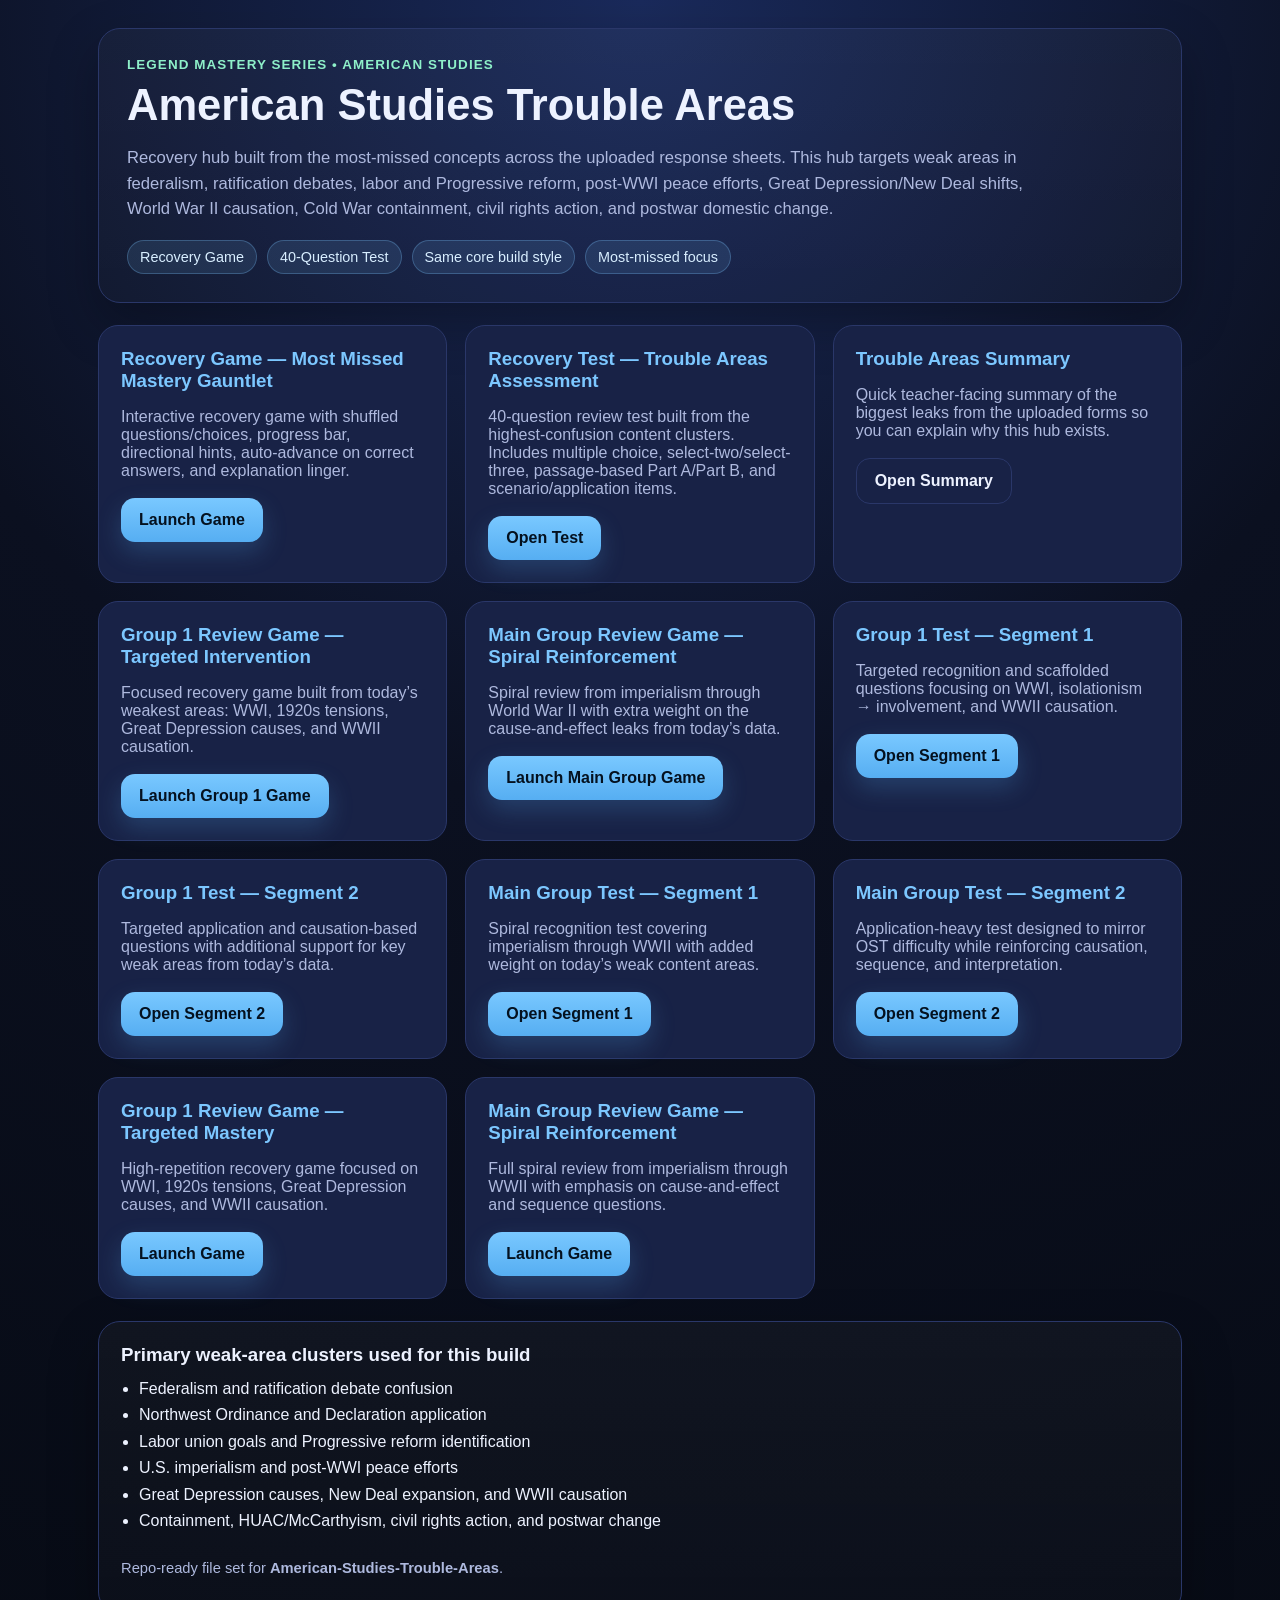
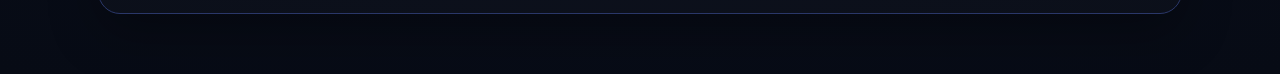
<file: index.html>
<!doctype html>
<html lang="en">
<head>
  <meta charset="utf-8" />
  <meta name="viewport" content="width=device-width,initial-scale=1" />
  <title>American Studies Trouble Areas Hub</title>
  <link rel="stylesheet" href="styles.css" />
</head>
<body>
  <div class="wrap">
    <header class="hero">
      <div class="kicker">Legend Mastery Series • American Studies</div>
      <h1>American Studies Trouble Areas</h1>
      <p class="sub">
        Recovery hub built from the most-missed concepts across the uploaded response sheets.
        This hub targets weak areas in federalism, ratification debates, labor and Progressive reform,
        post-WWI peace efforts, Great Depression/New Deal shifts, World War II causation, Cold War containment,
        civil rights action, and postwar domestic change.
      </p>
      <div class="pills">
        <span class="pill">Recovery Game</span>
        <span class="pill">40-Question Test</span>
        <span class="pill">Same core build style</span>
        <span class="pill">Most-missed focus</span>
      </div>
    </header>

    <section class="repo-grid">
      <article class="repo-card">
        <h3><a href="games/recovery-game.html">Recovery Game — Most Missed Mastery Gauntlet</a></h3>
        <p class="muted">
          Interactive recovery game with shuffled questions/choices, progress bar, directional hints,
          auto-advance on correct answers, and explanation linger.
        </p>
        <div class="btn-row">
          <a class="btn" href="games/recovery-game.html">Launch Game</a>
        </div>
      </article>

      <article class="repo-card">
        <h3><a href="games/recovery-test.html">Recovery Test — Trouble Areas Assessment</a></h3>
        <p class="muted">
          40-question review test built from the highest-confusion content clusters. Includes multiple choice,
          select-two/select-three, passage-based Part A/Part B, and scenario/application items.
        </p>
        <div class="btn-row">
          <a class="btn" href="games/recovery-test.html">Open Test</a>
        </div>
      </article>

      <article class="repo-card">
        <h3><a href="games/trouble-areas-summary.html">Trouble Areas Summary</a></h3>
        <p class="muted">
          Quick teacher-facing summary of the biggest leaks from the uploaded forms so you can explain why this hub exists.
        </p>
        <div class="btn-row">
          <a class="btn secondary" href="games/trouble-areas-summary.html">Open Summary</a>
        </div>
      </article>

<article class="repo-card">
  <h3><a href="games/amstud-group1-review-game.html">Group 1 Review Game — Targeted Intervention</a></h3>
  <p class="muted">
    Focused recovery game built from today’s weakest areas: WWI, 1920s tensions, Great Depression causes, and WWII causation.
  </p>
  <div class="btn-row">
    <a class="btn" href="games/amstud-group1-review-game.html">Launch Group 1 Game</a>
  </div>
</article>

<article class="repo-card">
  <h3><a href="games/amstud-main-review-game.html">Main Group Review Game — Spiral Reinforcement</a></h3>
  <p class="muted">
    Spiral review from imperialism through World War II with extra weight on the cause-and-effect leaks from today’s data.
  </p>
  <div class="btn-row">
    <a class="btn" href="games/amstud-main-review-game.html">Launch Main Group Game</a>
  </div>
</article>

      <article class="repo-card">
  <h3><a href="games/period7-group1-segment1.html">Group 1 Test — Segment 1</a></h3>
  <p class="muted">
    Targeted recognition and scaffolded questions focusing on WWI, isolationism → involvement, and WWII causation.
  </p>
  <div class="btn-row">
    <a class="btn" href="games/period7-group1-segment1.html">Open Segment 1</a>
  </div>
</article>

<article class="repo-card">
  <h3><a href="games/period7-group1-segment2.html">Group 1 Test — Segment 2</a></h3>
  <p class="muted">
    Targeted application and causation-based questions with additional support for key weak areas from today’s data.
  </p>
  <div class="btn-row">
    <a class="btn" href="games/period7-group1-segment2.html">Open Segment 2</a>
  </div>
</article>

<article class="repo-card">
  <h3><a href="games/period7-main-group-segment1.html">Main Group Test — Segment 1</a></h3>
  <p class="muted">
    Spiral recognition test covering imperialism through WWII with added weight on today’s weak content areas.
  </p>
  <div class="btn-row">
    <a class="btn" href="games/period7-main-group-segment1.html">Open Segment 1</a>
  </div>
</article>

<article class="repo-card">
  <h3><a href="games/period7-main-group-segment2.html">Main Group Test — Segment 2</a></h3>
  <p class="muted">
    Application-heavy test designed to mirror OST difficulty while reinforcing causation, sequence, and interpretation.
  </p>
  <div class="btn-row">
    <a class="btn" href="games/period7-main-group-segment2.html">Open Segment 2</a>
  </div>
</article>  

      <article class="repo-card">
  <h3><a href="games/period7-group1-review-game.html">Group 1 Review Game — Targeted Mastery</a></h3>
  <p class="muted">
    High-repetition recovery game focused on WWI, 1920s tensions, Great Depression causes, and WWII causation.
  </p>
  <div class="btn-row">
    <a class="btn" href="games/period7-group1-review-game.html">Launch Game</a>
  </div>
</article>

<article class="repo-card">
  <h3><a href="games/period7-main-review-game.html">Main Group Review Game — Spiral Reinforcement</a></h3>
  <p class="muted">
    Full spiral review from imperialism through WWII with emphasis on cause-and-effect and sequence questions.
  </p>
  <div class="btn-row">
    <a class="btn" href="games/period7-main-review-game.html">Launch Game</a>
  </div>
</article>
      
    </section>

    <section class="panel" style="margin-top:22px">
      <h3>Primary weak-area clusters used for this build</h3>
      <ul class="list-clean">
        <li>Federalism and ratification debate confusion</li>
        <li>Northwest Ordinance and Declaration application</li>
        <li>Labor union goals and Progressive reform identification</li>
        <li>U.S. imperialism and post-WWI peace efforts</li>
        <li>Great Depression causes, New Deal expansion, and WWII causation</li>
        <li>Containment, HUAC/McCarthyism, civil rights action, and postwar change</li>
      </ul>
      <p class="footer-note">
        Repo-ready file set for <strong>American-Studies-Trouble-Areas</strong>.
      </p>
    </section>
  </div>
</body>
</html>
</file>
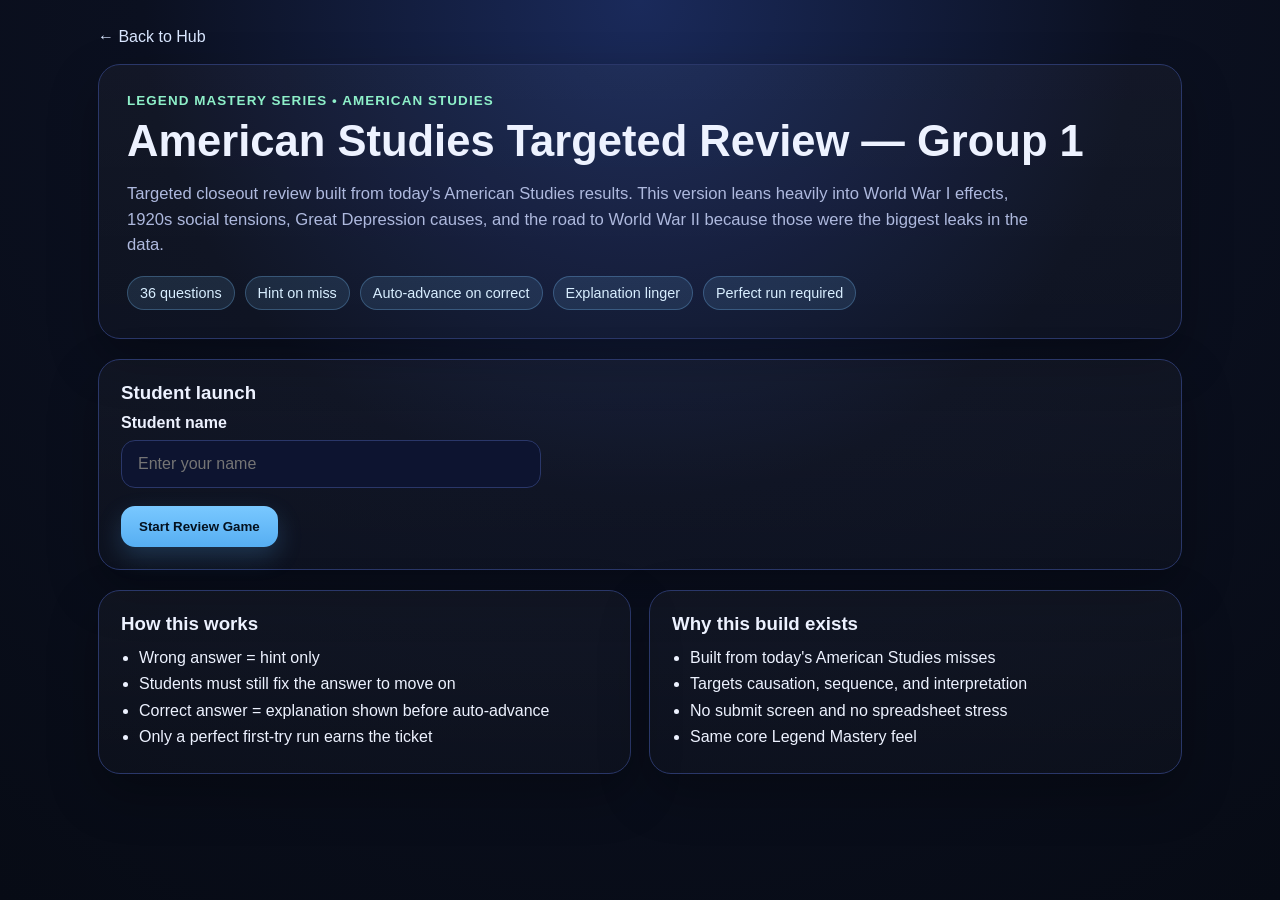
<file: games/amstud-group1-review-game.html>
<!doctype html>
<html lang="en">
<head>
  <meta charset="utf-8" />
  <meta name="viewport" content="width=device-width,initial-scale=1" />
  <title>American Studies Targeted Review — Group 1</title>
  <link rel="stylesheet" href="../styles.css" />
</head>
<body>
  <div class="wrap" id="app"></div>

<script>
const GAME_TITLE = "American Studies Targeted Review \u2014 Group 1";
const EXPLAIN_LINGER_MS = 4500;

const questions = [{"type": "single", "contentArea": "CS 15 — World War I causation", "stem": "Which factor most directly helped turn a regional European conflict into World War I?", "choices": ["the alliance system", "the GI Bill", "the New Deal", "the Neutrality Acts"], "answer": "the alliance system", "hint": "Think about the network of promises between nations.", "explain": "The alliance system caused a local conflict to spread into a much larger war."}, {"type": "single", "contentArea": "CS 15 — World War I mobilization", "stem": "Which development best shows how World War I affected life inside the United States?", "choices": ["the federal government directed transportation and industry", "the nation ended all wartime production", "the government stopped using propaganda", "Congress reduced involvement in the economy"], "answer": "the federal government directed transportation and industry", "hint": "Look for a home-front effect of total war.", "explain": "World War I increased federal control over transportation, production, and public messaging."}, {"type": "single", "contentArea": "CS 15 — Wartime messaging", "stem": "Which practice did the U.S. government use during World War I to build support for the war?", "choices": ["propaganda campaigns", "civil service reform", "the Dawes Act", "desegregation orders"], "answer": "propaganda campaigns", "hint": "Think posters, speeches, and mass messaging.", "explain": "The government used propaganda to shape opinion and support the war effort."}, {"type": "single", "contentArea": "CS 15 — Postwar debate", "stem": "After World War I, many Americans argued about whether the United States should", "choices": ["join the League of Nations", "restore the Articles of Confederation", "adopt the Dawes Act", "annex Canada"], "answer": "join the League of Nations", "hint": "This debate centered on future international involvement.", "explain": "One of the biggest postwar debates was whether the U.S. should join the League of Nations."}, {"type": "single", "contentArea": "CS 15 — Sequence", "stem": "Which sequence is correct?", "choices": ["World War I mobilization, peace debate, isolationist mood", "Pearl Harbor, Lend-Lease, Neutrality Acts", "New Deal, stock market crash, bank failures", "Jazz Age, Civil War, Reconstruction"], "answer": "World War I mobilization, peace debate, isolationist mood", "hint": "Put the WWI era and its aftermath in order.", "explain": "The war came first, then debates over peace and international involvement, followed by stronger isolationist feeling."}, {"type": "single", "contentArea": "CS 15 — Cause and effect", "stem": "Why is the League of Nations debate important in American Studies?", "choices": ["it showed tension over future U.S. involvement in world affairs", "it ended all foreign conflict permanently", "it caused the United States to enter World War II immediately", "it created the Federal Reserve"], "answer": "it showed tension over future U.S. involvement in world affairs", "hint": "Think about what it revealed, not whether it solved everything.", "explain": "The debate showed disagreement over whether the U.S. should take a larger role in international affairs."}, {"type": "single", "contentArea": "CS 17 — 1920s tensions", "stem": "Which theme best captures the social conflict of the 1920s?", "choices": ["modern values versus traditional beliefs", "North versus South over slavery", "farmers versus gold miners", "federalism versus confederation"], "answer": "modern values versus traditional beliefs", "hint": "Think jazz, flappers, religion, and changing culture.", "explain": "Many 1920s conflicts came from tension between modern culture and traditional values."}, {"type": "single", "contentArea": "CS 17 — Nativism", "stem": "Which policy best reflected nativist attitudes in the 1920s?", "choices": ["restricting immigration", "passing the Marshall Plan", "creating Social Security", "expanding Lend-Lease"], "answer": "restricting immigration", "hint": "Nativism often targeted newcomers.", "explain": "Nativist attitudes led many Americans to support immigration restriction in the 1920s."}, {"type": "single", "contentArea": "CS 17 — Culture conflict", "stem": "A community attacks jazz, flappers, and new urban behavior as immoral. What broader tension does this show?", "choices": ["traditionalism versus modern culture", "debate over Reconstruction", "disagreement about the New Deal", "conflict over western land claims"], "answer": "traditionalism versus modern culture", "hint": "This is one of the signature cultural clashes of the 1920s.", "explain": "The 1920s often featured clashes between traditional values and newer cultural trends."}, {"type": "multi", "contentArea": "CS 17 — Social change", "stem": "Select BOTH. Which developments reflected major social change in the 1920s?", "choices": ["growth of jazz and popular entertainment", "changing roles for women", "return to mercantilism", "end of consumer culture"], "answers": ["growth of jazz and popular entertainment", "changing roles for women"], "hint": "Pick the two answers tied to visible lifestyle and culture changes.", "explain": "Jazz culture and changing expectations for women were central parts of 1920s social change."}, {"type": "single", "contentArea": "CS 17 — Religion and science", "stem": "A teacher is criticized for presenting modern scientific ideas that seem to conflict with traditional religious teaching. What larger conflict does this show?", "choices": ["modern ideas versus traditional beliefs", "debate over imperialism", "New Deal reform", "labor union strategy"], "answer": "modern ideas versus traditional beliefs", "hint": "This issue shows up in 1920s culture wars.", "explain": "Conflicts over science, religion, and morality reflected wider tension between modern thought and traditional values."}, {"type": "single", "contentArea": "CS 17 — Changing roles", "stem": "Why did changing roles for women contribute to social tension in the 1920s?", "choices": ["they challenged older expectations about behavior and independence", "they ended all political debate", "they caused the Great Depression", "they restored Victorian uniformity"], "answer": "they challenged older expectations about behavior and independence", "hint": "Think conflict over changing expectations.", "explain": "New expectations for women in dress, work, and public life challenged traditional assumptions."}, {"type": "single", "contentArea": "CS 17 — Rural and urban divide", "stem": "Why did rural and urban Americans often clash in the 1920s?", "choices": ["they often held different views on religion, culture, and social change", "they disagreed only about military policy", "they were split over the Louisiana Purchase", "they were debating ratification of the Constitution"], "answer": "they often held different views on religion, culture, and social change", "hint": "Think lifestyle and values, not founding-era issues.", "explain": "The rural-urban divide often reflected broader disagreements about culture and modern life."}, {"type": "single", "contentArea": "CS 18 — Great Depression causes", "stem": "Which factor contributed most directly to the Great Depression?", "choices": ["stock speculation and weak banking practices", "the success of peace organizations", "the end of consumer credit", "the passage of the GI Bill"], "answer": "stock speculation and weak banking practices", "hint": "Think unstable money practices, not postwar benefits.", "explain": "Speculation and weak banking practices made the economy unstable and vulnerable to collapse."}, {"type": "single", "contentArea": "CS 18 — Bank failures", "stem": "Why did bank failures make the Great Depression worse?", "choices": ["people lost savings and credit became harder to get", "factories gained more investment capital", "consumer confidence increased", "trade became easier"], "answer": "people lost savings and credit became harder to get", "hint": "Think about what happens when deposits vanish and lending dries up.", "explain": "Bank failures wiped out savings and restricted credit, which deepened the Depression."}, {"type": "single", "contentArea": "CS 18 — Consumer debt", "stem": "Consumers buying goods on credit and investors buying stocks on margin showed that the economy", "choices": ["had weaknesses that increased the risk of collapse", "was completely stable", "had ended industrialization", "had solved banking problems"], "answer": "had weaknesses that increased the risk of collapse", "hint": "Heavy debt usually makes an economy more fragile, not safer.", "explain": "Too much debt and speculation made the economy more vulnerable to collapse."}, {"type": "single", "contentArea": "CS 18 — Multiple causes", "stem": "Weak farm prices, risky loans, and stock market speculation together show that the Great Depression had", "choices": ["multiple interconnected causes", "only one isolated cause", "no financial causes at all", "nothing to do with banks"], "answer": "multiple interconnected causes", "hint": "More than one weakness was building at the same time.", "explain": "The Depression grew from several overlapping economic weaknesses, not just one event."}, {"type": "single", "contentArea": "CS 18 — Causation", "stem": "Why did buying stocks on margin increase danger in the late 1920s?", "choices": ["it let investors use borrowed money, making losses worse", "it guaranteed safe profits", "it eliminated speculation", "it insured all bank deposits"], "answer": "it let investors use borrowed money, making losses worse", "hint": "Borrowing can magnify losses as well as gains.", "explain": "Margin buying increased risk because investors were purchasing stocks with borrowed money."}, {"type": "single", "contentArea": "CS 20 — Road to WWII", "stem": "Which condition after World War I helped create instability in Europe?", "choices": ["economic hardship and resentment linked to the Treaty of Versailles", "universal prosperity in Germany", "the end of nationalism", "the disappearance of extremist movements"], "answer": "economic hardship and resentment linked to the Treaty of Versailles", "hint": "Think anger, humiliation, and economic trouble after the war.", "explain": "Versailles left resentment and hardship that helped create instability in Europe."}, {"type": "single", "contentArea": "CS 20 — Appeasement", "stem": "Which development most directly encouraged Axis aggression in the 1930s?", "choices": ["failure of other nations to stop treaty violations and expansion", "strict enforcement of all peace agreements", "immediate military response by democracies", "the end of totalitarian governments"], "answer": "failure of other nations to stop treaty violations and expansion", "hint": "Aggressors often push further when early violations go unchecked.", "explain": "Weak responses to aggression encouraged Axis powers to continue expanding."}, {"type": "single", "contentArea": "CS 20 — Axis powers", "stem": "Which nations made up the major Axis powers in World War II?", "choices": ["Germany, Italy, and Japan", "Britain, France, and the United States", "Russia, China, and India", "Spain, Portugal, and Mexico"], "answer": "Germany, Italy, and Japan", "hint": "Think of the main aggressive expansionist powers.", "explain": "Germany, Italy, and Japan were the principal Axis powers in World War II."}, {"type": "multi", "contentArea": "CS 20 — Causes of WWII", "stem": "Select ALL that apply. Which factors contributed to the outbreak of World War II?", "choices": ["aggressive expansion by Germany and Japan", "failure of peace agreements", "global political tensions", "women's suffrage"], "answers": ["aggressive expansion by Germany and Japan", "failure of peace agreements", "global political tensions"], "hint": "Choose the answers tied to aggression and failed diplomacy.", "explain": "WWII grew out of aggressive expansion, failed peace efforts, and rising tensions."}, {"type": "single", "contentArea": "CS 20 — Unchecked aggression", "stem": "Germany remilitarizes and absorbs nearby territory while other powers respond weakly. What conclusion is best supported?", "choices": ["unchecked aggression helped lead to World War II", "the League of Nations prevented all conflict", "European leaders immediately stopped expansion", "military buildup reduced tensions"], "answer": "unchecked aggression helped lead to World War II", "hint": "Look at the result of weak resistance.", "explain": "Weak responses allowed aggression to continue and made a larger war more likely."}, {"type": "single", "contentArea": "CS 20 — Appeasement consequence", "stem": "Why did appeasement fail as a strategy in the 1930s?", "choices": ["dictators interpreted concessions as weakness and kept expanding", "it stopped military buildup too early", "it made the Axis powers democratic", "it ended nationalism in Europe"], "answer": "dictators interpreted concessions as weakness and kept expanding", "hint": "Think about how aggressors read concessions.", "explain": "Appeasement encouraged further aggression because it signaled that treaty violations might go unpunished."}, {"type": "single", "contentArea": "CS 21 — Isolationism to involvement", "stem": "Before direct entry into World War II, the United States moved away from strict neutrality most clearly by passing the", "choices": ["Lend-Lease Act", "Dawes Act", "Pendleton Act", "Kansas-Nebraska Act"], "answer": "Lend-Lease Act", "hint": "This law helped the Allies before direct U.S. entry into the war.", "explain": "Lend-Lease showed the U.S. had shifted toward supporting the Allies before direct entry."}, {"type": "single", "contentArea": "CS 21 — Pearl Harbor", "stem": "Which event caused the United States to enter World War II directly?", "choices": ["the attack on Pearl Harbor", "the sinking of the Titanic", "the Mexican-American War", "the annexation of Hawaii"], "answer": "the attack on Pearl Harbor", "hint": "This attack ended the debate over direct entry.", "explain": "The attack on Pearl Harbor led directly to U.S. entry into World War II."}, {"type": "single", "contentArea": "CS 21 — Policy sequence", "stem": "Neutrality Acts, cash-and-carry, Lend-Lease, and then Pearl Harbor together show that the United States", "choices": ["moved gradually from isolation toward intervention", "remained completely neutral", "entered the war before aiding allies", "ignored foreign affairs entirely"], "answer": "moved gradually from isolation toward intervention", "hint": "Look for a change over time, not a single moment.", "explain": "These policies show a gradual shift from isolationism to greater involvement."}, {"type": "single", "contentArea": "CS 21 — Aid before entry", "stem": "Why did some Americans support aid to Britain before Pearl Harbor?", "choices": ["they believed events abroad could threaten U.S. security", "they wanted to avoid all trade", "they believed wars never affect the U.S.", "they wanted to restore the Articles of Confederation"], "answer": "they believed events abroad could threaten U.S. security", "hint": "This was about growing recognition that isolation had limits.", "explain": "Many Americans came to believe that events overseas could directly affect U.S. security and interests."}, {"type": "single", "contentArea": "CS 21 — Sequence and causation", "stem": "Why is sequence important when studying U.S. foreign policy from World War I to World War II?", "choices": ["policy changed over time in response to events", "all major policies happened at once", "foreign affairs did not affect the United States", "the government never changed its position"], "answer": "policy changed over time in response to events", "hint": "Think about cause and effect across time.", "explain": "Sequence matters because policy moved step by step as world events changed."}, {"type": "single", "contentArea": "CS 15 + 21 — Comparison", "stem": "How were the debates after World War I and before entry into World War II similar?", "choices": ["both involved arguments over how involved the U.S. should be in world affairs", "both centered on western land policy", "both were about ending industrialization", "both were mainly about civil rights legislation"], "answer": "both involved arguments over how involved the U.S. should be in world affairs", "hint": "Think about a recurring theme in foreign policy.", "explain": "Both moments reflected disagreement over whether the U.S. should stay distant or play a larger international role."}, {"type": "single", "contentArea": "CS 17 + 20 — Reasoning skill", "stem": "Why do passage-based questions often appear in these areas?", "choices": ["students must connect evidence to a larger historical theme", "the test avoids causation entirely", "answers depend only on memorizing names", "social studies ignores interpretation"], "answer": "students must connect evidence to a larger historical theme", "hint": "The passage gives evidence; the student must interpret it.", "explain": "Many OST-style questions ask students to connect details from a passage to a broader idea or theme."}, {"type": "single", "contentArea": "Mixed — Cause and effect", "stem": "Which historical thinking skill best helps with questions on WWI, the 1920s, the Great Depression, and WWII?", "choices": ["cause and effect", "alphabetizing events", "memorizing only dates", "eliminating all context"], "answer": "cause and effect", "hint": "What led to what is the key pattern.", "explain": "These units are heavily built around understanding how one event or condition led to another."}, {"type": "multi", "contentArea": "Mixed — Closeout review", "stem": "Select BOTH. Which ideas best help a student answer tougher American Studies questions?", "choices": ["track sequence across events", "look for the relationship between a cause and a result", "ignore the passage details", "treat every answer choice as isolated"], "answers": ["track sequence across events", "look for the relationship between a cause and a result"], "hint": "Choose the two habits that support reasoning.", "explain": "Tracking sequence and cause-effect helps students handle tougher multi-step questions."}, {"type": "single", "contentArea": "CS 20 + 21 — Foreign policy shift", "stem": "What is the best overall summary of the road to World War II for the United States?", "choices": ["the nation moved from caution and neutrality toward aid and then direct entry", "the nation entered the war immediately after World War I", "the nation avoided all foreign issues until 1950", "the nation focused only on domestic prohibition"], "answer": "the nation moved from caution and neutrality toward aid and then direct entry", "hint": "Think gradual movement, not instant change.", "explain": "U.S. policy moved from isolationist caution to aid for allies and finally to direct entry after Pearl Harbor."}, {"type": "single", "contentArea": "CS 18 + 19 — Depression to response", "stem": "Why is it important to separate the causes of the Great Depression from the New Deal response?", "choices": ["one explains why the crisis happened and the other explains how the government reacted", "they were exactly the same thing", "the New Deal caused World War I", "causes and responses cannot be compared"], "answer": "one explains why the crisis happened and the other explains how the government reacted", "hint": "Cause comes first; response follows.", "explain": "Students need to distinguish between factors that created the crisis and policies designed to address it."}, {"type": "single", "contentArea": "CS 17 — Final repetition", "stem": "If a question mentions jazz, flappers, immigration restriction, and moral backlash, what era is it most likely testing?", "choices": ["the 1920s", "the Progressive Era", "Reconstruction", "the Cold War"], "answer": "the 1920s", "hint": "These clues cluster in one era.", "explain": "Those themes are classic markers of 1920s cultural and social tension."}];

function shuffle(arr){
  const a = [...arr];
  for(let i=a.length-1;i>0;i--){
    const j = Math.floor(Math.random() * (i + 1));
    [a[i], a[j]] = [a[j], a[i]];
  }
  return a;
}

function formatTime(totalSeconds){
  const m = Math.floor(totalSeconds / 60).toString().padStart(2, '0');
  const s = (totalSeconds % 60).toString().padStart(2, '0');
  return `${m}:${s}`;
}

function formatClock(d){
  return d.toLocaleTimeString([], { hour:'numeric', minute:'2-digit', second:'2-digit' });
}

function formatDate(d){
  return d.toLocaleDateString();
}

function escapeHtml(str){
  return String(str).replace(/[&<>"]/g, s => ({'&':'&amp;','<':'&lt;','>':'&gt;','"':'&quot;'}[s]));
}

const state = {
  name: "",
  started: false,
  index: 0,
  tried: 0,
  questions: shuffle(questions).map(q => ({
    ...q,
    choices: shuffle(q.choices),
    everMissed: false,
    mastered: false
  })),
  missedQuestions: [],
  missedAreas: new Set(),
  startTime: null,
  endTime: null,
  timerNow: Date.now(),
  timerHandle: null
};

const app = document.getElementById("app");

function startGame(){
  const name = document.getElementById("studentName").value.trim();
  if(!name) return;
  state.name = name;
  state.started = true;
  state.startTime = new Date();
  state.timerNow = Date.now();
  if(state.timerHandle) clearInterval(state.timerHandle);
  state.timerHandle = setInterval(() => {
    state.timerNow = Date.now();
    const timerEl = document.getElementById("runtimeClock");
    if(timerEl) timerEl.textContent = formatElapsed();
  }, 1000);
  render();
}

function formatElapsed(){
  if(!state.startTime) return "00:00";
  const endMs = state.endTime ? state.endTime.getTime() : state.timerNow;
  const seconds = Math.max(0, Math.floor((endMs - state.startTime.getTime()) / 1000));
  return formatTime(seconds);
}

function progressPct(){
  return Math.round((state.index / state.questions.length) * 100);
}

function firstTryCorrectCount(){
  return state.questions.filter(q => q.mastered && !q.everMissed).length;
}

function perfectRunAchieved(){
  return state.questions.every(q => q.mastered && !q.everMissed);
}

function markMiss(q){
  if(!q.everMissed){
    q.everMissed = true;
    state.missedQuestions.push({
      stem: q.stem,
      contentArea: q.contentArea || "Unlabeled content area",
      correct: q.type === "single" ? q.answer : q.answers.join(", "),
      explain: q.explain
    });
    state.missedAreas.add(q.contentArea || "Unlabeled content area");
  }
}

function showFeedback(kind, title, msg){
  const fb = document.getElementById("feedback");
  fb.className = `feedback show ${kind}`;
  fb.innerHTML = `<div class="feedback-title">${title}</div><div>${msg}</div>`;
}

function render(){
  if(!state.started){
    app.innerHTML = `
      <a class="back-link" href="../index.html">← Back to Hub</a>
      <section class="hero">
        <div class="kicker">Legend Mastery Series • American Studies</div>
        <h1>${GAME_TITLE}</h1>
        <p class="sub">Targeted closeout review built from today&apos;s American Studies results. This version leans heavily into World War I effects, 1920s social tensions, Great Depression causes, and the road to World War II because those were the biggest leaks in the data.</p>
        <div class="pills">
          <span class="pill">${state.questions.length} questions</span>
          <span class="pill">Hint on miss</span>
          <span class="pill">Auto-advance on correct</span>
          <span class="pill">Explanation linger</span>
          <span class="pill">Perfect run required</span>
        </div>
      </section>

      <section class="panel" style="margin-top:20px">
        <h3>Student launch</h3>
        <label for="studentName">Student name</label>
        <input id="studentName" type="text" placeholder="Enter your name" />
        <div class="btn-row">
          <button class="btn" onclick="startGame()">Start Review Game</button>
        </div>
      </section>

      <section class="grid grid-2" style="margin-top:20px">
        <article class="card">
          <h3>How this works</h3>
          <ul class="list-clean">
            <li>Wrong answer = hint only</li>
            <li>Students must still fix the answer to move on</li>
            <li>Correct answer = explanation shown before auto-advance</li>
            <li>Only a perfect first-try run earns the ticket</li>
          </ul>
        </article>
        <article class="card">
          <h3>Why this build exists</h3>
          <ul class="list-clean">
            <li>Built from today&apos;s American Studies misses</li>
            <li>Targets causation, sequence, and interpretation</li>
            <li>No submit screen and no spreadsheet stress</li>
            <li>Same core Legend Mastery feel</li>
          </ul>
        </article>
      </section>`;
    return;
  }

  if(state.index >= state.questions.length){
    if(state.timerHandle){
      clearInterval(state.timerHandle);
      state.timerHandle = null;
    }
    if(!state.endTime) state.endTime = new Date();

    const firstTry = firstTryCorrectCount();
    const masteryPct = Math.round((firstTry / state.questions.length) * 100);
    const missedAreas = [...state.missedAreas];
    const passed = perfectRunAchieved();

    app.innerHTML = `
      <a class="back-link" href="../index.html">← Back to Hub</a>
      <section class="result-card">
        <div class="kicker">${passed ? 'Mastery Ticket Earned' : 'Review Complete — Ticket Locked'}</div>
        <h1>${escapeHtml(state.name)} — Review Results</h1>
        <p class="sub">
          ${passed
            ? 'Perfect first-try mastery. This run earns the completion ticket.'
            : 'You completed the full game, but any question missed during the run blocks the mastery ticket.'}
        </p>

        <div class="stat-row">
          <div class="stat"><div class="stat-label">Mastery Score</div><div class="stat-value">${masteryPct}%</div></div>
          <div class="stat"><div class="stat-label">1st-Try Correct</div><div class="stat-value">${firstTry}/${state.questions.length}</div></div>
          <div class="stat"><div class="stat-label">Attempts</div><div class="stat-value">${state.tried}</div></div>
          <div class="stat"><div class="stat-label">Missed Areas</div><div class="stat-value">${missedAreas.length}</div></div>
        </div>

        ${passed ? `
          <section class="panel" style="margin-top:18px">
            <h3>Completion Ticket</h3>
            <div class="grid grid-2">
              <article class="card">
                <div><strong>Name:</strong> ${escapeHtml(state.name)}</div>
                <div><strong>Date:</strong> ${escapeHtml(formatDate(state.endTime))}</div>
                <div><strong>Start Time:</strong> ${escapeHtml(formatClock(state.startTime))}</div>
                <div><strong>End Time:</strong> ${escapeHtml(formatClock(state.endTime))}</div>
              </article>
              <article class="card">
                <div><strong>Runtime:</strong> ${escapeHtml(formatElapsed())}</div>
                <div><strong>Result:</strong> PERFECT RUN</div>
                <div><strong>Score:</strong> ${masteryPct}%</div>
                <div><strong>Status:</strong> COMPLETION APPROVED</div>
              </article>
            </div>
          </section>
        ` : `
          <section class="panel" style="margin-top:18px">
            <h3>Completion Ticket Locked</h3>
            <p class="sub" style="margin:0">To earn the ticket, the student must complete a perfect first-try run with no missed questions.</p>
          </section>
        `}

        <section class="panel" style="margin-top:18px">
          <h3>Content Areas Missed</h3>
          ${missedAreas.length
            ? `<div class="missed-list">${missedAreas.map((area, i) => `<div class="missed-item"><strong>${i + 1}. ${escapeHtml(area)}</strong></div>`).join('')}</div>`
            : `<p class="sub" style="margin:0">No content areas missed. Clean mastery.</p>`}
        </section>

        ${state.missedQuestions.length ? `
          <section class="panel" style="margin-top:18px">
            <h3>Questions Missed During the Run</h3>
            <div class="missed-list">
              ${state.missedQuestions.map((m, i) => `
                <div class="missed-item">
                  <strong>${i + 1}. ${escapeHtml(m.stem)}</strong>
                  <div class="muted" style="margin-top:8px"><strong>Content Area:</strong> ${escapeHtml(m.contentArea)}</div>
                  <div class="muted" style="margin-top:6px"><strong>Correct:</strong> ${escapeHtml(m.correct)}</div>
                  <div class="muted" style="margin-top:6px">${escapeHtml(m.explain)}</div>
                </div>`).join('')}
            </div>
          </section>` : ''}
      </section>`;
    return;
  }

  const q = state.questions[state.index];

  app.innerHTML = `
    <a class="back-link" href="../index.html">← Back to Hub</a>
    <section class="question-card">
      <div class="hud">
        <div class="hud-left">
          <div class="hud-chip">Student: ${escapeHtml(state.name)}</div>
          <div class="hud-chip">Question ${state.index + 1} / ${state.questions.length}</div>
          <div class="hud-chip">Runtime: <span id="runtimeClock">${formatElapsed()}</span></div>
        </div>
        <div class="hud-right">
          <div class="hud-chip">1st-Try Correct: ${firstTryCorrectCount()}</div>
          <div class="hud-chip">Attempts: ${state.tried}</div>
        </div>
      </div>

      <div class="progress-shell"><div class="progress-bar" style="width:${progressPct()}%"></div></div>

      <div class="question-title">${escapeHtml(q.stem)}</div>
      <div class="help">
        <strong>Content Area:</strong> ${escapeHtml(q.contentArea || 'Unlabeled content area')}<br>
        ${q.type === 'single' ? 'Choose one answer.' : 'Select all required answers, then submit.'}
      </div>

      <div class="choices" id="choices"></div>

      <div class="btn-row" id="multiActions" ${q.type === 'single' ? 'style="display:none"' : ''}>
        <button class="btn" onclick="submitMulti()">Submit Answer</button>
      </div>

      <div class="feedback" id="feedback"></div>
    </section>`;

  const choicesDiv = document.getElementById("choices");

  if(q.type === "single"){
    q.choices.forEach(choice => {
      const btn = document.createElement("button");
      btn.className = "choice";
      btn.textContent = choice;
      btn.onclick = () => submitSingle(choice, btn);
      choicesDiv.appendChild(btn);
    });
  } else {
    q.choices.forEach((choice, idx) => {
      const label = document.createElement("label");
      label.className = "choice checkbox-row";
      label.innerHTML = `<input type="checkbox" value="${escapeHtml(choice)}" id="c${idx}"><span>${escapeHtml(choice)}</span>`;
      choicesDiv.appendChild(label);
    });
  }
}

function submitSingle(choice, btn){
  const q = state.questions[state.index];
  state.tried++;
  const all = [...document.querySelectorAll(".choice")];

  if(choice === q.answer){
    q.mastered = true;
    all.forEach(b => b.disabled = true);
    btn.classList.add("correct");
    showFeedback("good", "Correct", q.explain);
    setTimeout(() => {
      state.index++;
      render();
    }, EXPLAIN_LINGER_MS);
  } else {
    markMiss(q);
    btn.classList.add("incorrect");
    btn.disabled = true;
    showFeedback("bad", "Try again", q.hint);
  }
}

function submitMulti(){
  const q = state.questions[state.index];
  const checked = [...document.querySelectorAll('input[type="checkbox"]:checked')].map(x => x.value).sort();
  const correct = [...q.answers].sort();
  state.tried++;

  if(JSON.stringify(checked) === JSON.stringify(correct)){
    q.mastered = true;
    document.querySelectorAll('input[type="checkbox"]').forEach(x => x.disabled = true);
    document.getElementById("multiActions").querySelector("button").disabled = true;
    showFeedback("good", "Correct", q.explain);
    setTimeout(() => {
      state.index++;
      render();
    }, EXPLAIN_LINGER_MS);
  } else {
    markMiss(q);
    showFeedback("bad", "Try again", q.hint);
  }
}

render();
</script>
</body>
</html>
</file>
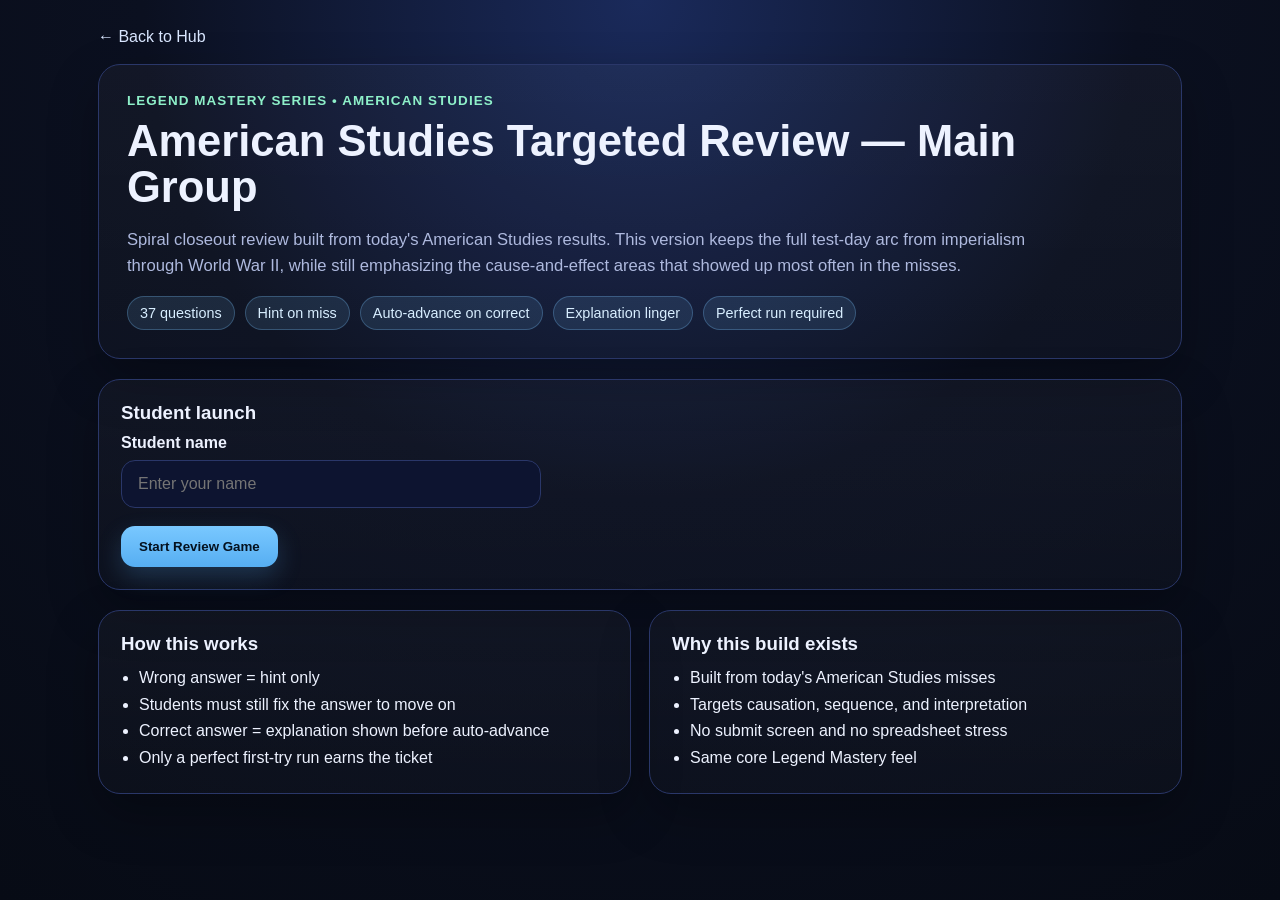
<file: games/amstud-main-review-game.html>
<!doctype html>
<html lang="en">
<head>
  <meta charset="utf-8" />
  <meta name="viewport" content="width=device-width,initial-scale=1" />
  <title>American Studies Targeted Review — Main Group</title>
  <link rel="stylesheet" href="../styles.css" />
</head>
<body>
  <div class="wrap" id="app"></div>

<script>
const GAME_TITLE = "American Studies Targeted Review \u2014 Main Group";
const EXPLAIN_LINGER_MS = 4500;

const questions = [{"type": "single", "contentArea": "CS 13 — Imperialism", "stem": "Which factor most directly encouraged American imperialism in the late 1800s?", "choices": ["desire for new markets and naval bases", "goal of reducing overseas trade", "attempt to end industrial production", "wish to weaken the navy"], "answer": "desire for new markets and naval bases", "hint": "Think trade and strategy.", "explain": "Industrial growth and naval strategy pushed the U.S. toward overseas expansion."}, {"type": "single", "contentArea": "CS 13 — Spanish-American War", "stem": "Which event most directly increased support for war against Spain in 1898?", "choices": ["the explosion of the USS Maine", "the attack on Pearl Harbor", "the sinking of the Lusitania", "the invasion of Poland"], "answer": "the explosion of the USS Maine", "hint": "This event became a rallying point for war fever.", "explain": "The explosion of the USS Maine helped spark public support for war with Spain."}, {"type": "multi", "contentArea": "CS 14 — Motives for expansion", "stem": "Select BOTH. Which motives were most closely connected to American imperialism?", "choices": ["access to new markets", "acquiring strategic naval bases", "ending all foreign influence", "reducing industrial growth"], "answers": ["access to new markets", "acquiring strategic naval bases"], "hint": "Pick the two motives tied to growth and power overseas.", "explain": "Economic opportunity and strategic naval strength were major motives for imperialism."}, {"type": "single", "contentArea": "CS 14 — Strategy and trade", "stem": "Why did supporters of imperialism often call for a stronger navy?", "choices": ["to protect trade routes and overseas interests", "to reduce all foreign involvement", "to eliminate industry at home", "to end westward expansion"], "answer": "to protect trade routes and overseas interests", "hint": "Think sea power and economic reach.", "explain": "Naval power was seen as necessary to protect trade and project American influence overseas."}, {"type": "single", "contentArea": "CS 13 — Consequence of war", "stem": "Which event most directly increased U.S. influence in the Caribbean and Pacific after 1898?", "choices": ["the Spanish-American War", "the War of 1812", "the Civil War", "the Mexican-American War"], "answer": "the Spanish-American War", "hint": "Think overseas gains after victory.", "explain": "The Spanish-American War expanded U.S. overseas influence and territorial reach."}, {"type": "single", "contentArea": "CS 15 — World War I", "stem": "Which factor contributed most directly to the outbreak of World War I?", "choices": ["the system of alliances in Europe", "the creation of the New Deal", "the rise of suburbanization", "the passage of the Neutrality Acts"], "answer": "the system of alliances in Europe", "hint": "One conflict spread because many nations were tied together.", "explain": "The alliance system helped turn a regional conflict into a wider war."}, {"type": "single", "contentArea": "CS 15 — Mobilization", "stem": "Which development best shows the impact of World War I on the United States?", "choices": ["greater federal direction of transportation and industry", "complete end of federal involvement in the economy", "abolition of all wartime propaganda", "withdrawal from all military preparation"], "answer": "greater federal direction of transportation and industry", "hint": "Look for home-front mobilization.", "explain": "World War I led to major federal coordination of transportation, production, and propaganda."}, {"type": "single", "contentArea": "CS 15 — Propaganda", "stem": "Which wartime practice was used by the U.S. government during World War I to build public support?", "choices": ["propaganda campaigns", "civil service exams", "Homestead Act land grants", "desegregation orders"], "answer": "propaganda campaigns", "hint": "Think posters, slogans, and persuasion.", "explain": "Propaganda was used to shape public opinion and support for the war."}, {"type": "single", "contentArea": "CS 15 — Postwar debate", "stem": "Which issue was heavily debated in the United States after World War I?", "choices": ["whether to join the League of Nations", "whether to abolish industrial production", "whether to restore the Articles of Confederation", "whether to pass the Dawes Act"], "answer": "whether to join the League of Nations", "hint": "This debate centered on the nation’s role in world affairs.", "explain": "The League of Nations debate reflected conflict over future U.S. international involvement."}, {"type": "single", "contentArea": "CS 16 — 1920s prosperity", "stem": "Which innovation most changed daily life during the 1920s by increasing mobility and consumer demand?", "choices": ["the automobile", "the cotton gin", "the steel plow", "the telegraph"], "answer": "the automobile", "hint": "Think mass mobility and consumer culture.", "explain": "Automobiles reshaped transportation, industry, and consumer culture."}, {"type": "single", "contentArea": "CS 16 — Mass culture", "stem": "A family buys a car, listens to radio, watches movies, and purchases appliances made in factories. What trend does this show?", "choices": ["growth of mass consumer culture", "return to frontier life", "collapse of industry", "end of technological change"], "answer": "growth of mass consumer culture", "hint": "Think shared products and shared entertainment.", "explain": "Technology and mass production helped create a national consumer culture."}, {"type": "single", "contentArea": "CS 16 — Shared culture", "stem": "Why was commercial radio significant in the 1920s?", "choices": ["it helped create a shared national culture", "it ended newspapers immediately", "it reduced entertainment choices to zero", "it stopped consumer advertising"], "answer": "it helped create a shared national culture", "hint": "Think mass audience.", "explain": "Radio connected Americans to the same music, news, and entertainment across the country."}, {"type": "single", "contentArea": "CS 17 — Social tension", "stem": "Which issue best reflects the cultural tensions of the 1920s?", "choices": ["conflict between modern values and traditional beliefs", "debate over revising the Articles of Confederation", "disagreement over abolition before the Civil War", "debate over western land claims"], "answer": "conflict between modern values and traditional beliefs", "hint": "Think social conflict, not constitutional founding debates.", "explain": "The 1920s featured major conflict between modern culture and traditional values."}, {"type": "multi", "contentArea": "CS 17 — Social change", "stem": "Select BOTH. Which developments reflected social change in the 1920s?", "choices": ["growth of jazz and popular entertainment", "changing roles for women", "return to mercantilism", "abolition of consumer goods"], "answers": ["growth of jazz and popular entertainment", "changing roles for women"], "hint": "Pick the two that actually transformed culture.", "explain": "Jazz culture and changing expectations for women were important parts of 1920s change."}, {"type": "single", "contentArea": "CS 17 — Nativism", "stem": "Which policy best reflects nativist attitudes in the 1920s?", "choices": ["restricting immigration", "expanding the Marshall Plan", "creating Social Security", "ending military preparedness"], "answer": "restricting immigration", "hint": "Nativism often targets outsiders.", "explain": "Nativist attitudes in the 1920s were closely tied to immigration restriction."}, {"type": "single", "contentArea": "CS 17 — Values conflict", "stem": "A local leader condemns jazz, flappers, and urban nightlife while defending older moral standards. What broader conflict does this show?", "choices": ["traditionalism versus modern culture", "debate over New Deal banking laws", "dispute over western railroads", "conflict over Reconstruction policy"], "answer": "traditionalism versus modern culture", "hint": "This is a classic culture-clash clue set.", "explain": "The passage reflects the larger clash between traditionalism and modern culture in the 1920s."}, {"type": "single", "contentArea": "CS 18 — Great Depression causes", "stem": "Which factor contributed most directly to the Great Depression?", "choices": ["stock market speculation and weak banking practices", "the success of world peace organizations", "the end of consumer credit", "the elimination of tariffs"], "answer": "stock market speculation and weak banking practices", "hint": "Think instability, risk, and weak financial systems.", "explain": "Speculation and weak banking practices helped make the economy unstable."}, {"type": "single", "contentArea": "CS 18 — Bank failures", "stem": "Why did bank failures worsen the Great Depression?", "choices": ["people lost savings and credit became harder to get", "factories gained more investment capital", "consumer confidence increased sharply", "international trade became easier"], "answer": "people lost savings and credit became harder to get", "hint": "Think about what happens when banks collapse.", "explain": "Bank failures wiped out savings and reduced access to credit, deepening the crisis."}, {"type": "single", "contentArea": "CS 18 — Margin buying", "stem": "Why did buying stocks on margin make the economy more dangerous in the late 1920s?", "choices": ["it increased risk by using borrowed money", "it guaranteed stable returns", "it prevented speculation", "it insured all deposits"], "answer": "it increased risk by using borrowed money", "hint": "Borrowing increases exposure when prices fall.", "explain": "Margin buying increased the danger because investors were purchasing stocks with borrowed money."}, {"type": "single", "contentArea": "CS 19 — New Deal", "stem": "Which statement best describes the New Deal?", "choices": ["it expanded the federal government's role in relief, recovery, and reform", "it returned the nation to complete laissez-faire policies", "it ended federal involvement in banking", "it reduced all public works programs"], "answer": "it expanded the federal government's role in relief, recovery, and reform", "hint": "The key word here is expanded.", "explain": "The New Deal expanded the role of the federal government in responding to the Depression."}, {"type": "multi", "contentArea": "CS 19 — New Deal aims", "stem": "Select BOTH. Which goals were central to New Deal programs?", "choices": ["providing relief to those suffering economically", "reforming parts of the financial system", "restoring mercantilism", "ending all federal action"], "answers": ["providing relief to those suffering economically", "reforming parts of the financial system"], "hint": "Choose the goals that match relief and reform.", "explain": "Relief and reform were central parts of the New Deal response."}, {"type": "single", "contentArea": "CS 19 — Historical significance", "stem": "Why was the New Deal historically significant?", "choices": ["it changed expectations about the federal government’s role in economic crises", "it restored preindustrial life", "it eliminated unemployment immediately", "it ended all debate over government power forever"], "answer": "it changed expectations about the federal government’s role in economic crises", "hint": "Think long-term expectations.", "explain": "The New Deal reshaped how many Americans expected the federal government to respond to crisis."}, {"type": "single", "contentArea": "CS 20 — Appeasement", "stem": "Which development most directly encouraged Axis aggression in the 1930s?", "choices": ["failure of other nations to stop treaty violations and expansion", "strict enforcement of all peace agreements", "strong and immediate military response by democracies", "the end of totalitarian governments"], "answer": "failure of other nations to stop treaty violations and expansion", "hint": "Unchecked aggression tends to grow, not shrink.", "explain": "Failure to respond decisively encouraged further Axis aggression."}, {"type": "single", "contentArea": "CS 20 — Aftermath of WWI", "stem": "Which condition after World War I helped create instability in Europe?", "choices": ["economic hardship and resentment linked to the Treaty of Versailles", "universal prosperity in Germany", "the end of nationalism", "the absence of extremist movements"], "answer": "economic hardship and resentment linked to the Treaty of Versailles", "hint": "Think anger and hardship after the treaty.", "explain": "Economic hardship and resentment after Versailles contributed to later instability."}, {"type": "multi", "contentArea": "CS 20 — Causes of WWII", "stem": "Select ALL that apply. Which factors contributed to the outbreak of World War II?", "choices": ["Axis expansion", "failure of peace agreements", "rising political tension", "women's suffrage"], "answers": ["Axis expansion", "failure of peace agreements", "rising political tension"], "hint": "Pick the causes tied to aggression and failed diplomacy.", "explain": "WWII grew out of expansionism, weak peace efforts, and rising international tensions."}, {"type": "single", "contentArea": "CS 20 — Unchecked aggression", "stem": "Italy invades Ethiopia, Japan expands in Asia, and Germany violates treaties while democracies hesitate. What conclusion is best supported?", "choices": ["aggressive expansion went largely unchecked in the 1930s", "democratic powers stopped aggression early", "all treaties were strictly enforced", "Japan avoided expansion"], "answer": "aggressive expansion went largely unchecked in the 1930s", "hint": "Look for the pattern across countries.", "explain": "Repeated aggressive actions and weak responses helped set the stage for World War II."}, {"type": "single", "contentArea": "CS 20 — Axis powers", "stem": "Which nations made up the major Axis powers in World War II?", "choices": ["Germany, Italy, and Japan", "Britain, France, and the United States", "Russia, China, and India", "Spain, Portugal, and Mexico"], "answer": "Germany, Italy, and Japan", "hint": "Think of the main expansionist dictatorships.", "explain": "Germany, Italy, and Japan were the major Axis powers in World War II."}, {"type": "single", "contentArea": "CS 21 — Policy shift", "stem": "Which statement best describes U.S. foreign policy in the years just before Pearl Harbor?", "choices": ["it moved gradually from isolation toward greater support for the Allies", "it stayed completely neutral in every way", "it entered the war before aiding Britain", "it focused only on domestic reform"], "answer": "it moved gradually from isolation toward greater support for the Allies", "hint": "Think gradual change, not immediate entry.", "explain": "The United States moved gradually from isolationism toward aid and then direct involvement."}, {"type": "single", "contentArea": "CS 21 — Pearl Harbor", "stem": "Which event caused the United States to enter World War II directly?", "choices": ["the attack on Pearl Harbor", "the sinking of the Titanic", "the Mexican-American War", "the annexation of Hawaii"], "answer": "the attack on Pearl Harbor", "hint": "This attack made direct entry unavoidable.", "explain": "The attack on Pearl Harbor led directly to U.S. entry into World War II."}, {"type": "single", "contentArea": "CS 21 — Aid before entry", "stem": "Which policy allowed the U.S. to provide weapons and supplies to Allied nations before direct entry into the war?", "choices": ["Lend-Lease", "Dawes Act", "Pure Food and Drug Act", "Pendleton Act"], "answer": "Lend-Lease", "hint": "This policy marked movement away from strict neutrality.", "explain": "Lend-Lease allowed the United States to aid Allied nations before direct military entry."}, {"type": "single", "contentArea": "CS 21 — Sequence", "stem": "What does the sequence Neutrality Acts → cash-and-carry → Lend-Lease → Pearl Harbor best show?", "choices": ["a gradual shift from isolation toward involvement", "a return to strict neutrality", "direct entry before aid", "complete indifference to foreign events"], "answer": "a gradual shift from isolation toward involvement", "hint": "The policy pattern changes over time.", "explain": "That sequence shows the U.S. moving step by step away from isolationism."}, {"type": "single", "contentArea": "Mixed — Causation", "stem": "Why is cause-and-effect thinking important on American Studies questions?", "choices": ["because events and policies are connected across time", "because every question is pure vocabulary recall", "because dates do not matter at all", "because one event never influences another"], "answer": "because events and policies are connected across time", "hint": "State tests often ask what led to what.", "explain": "Many American Studies questions are built on understanding how one event or policy led to another."}, {"type": "multi", "contentArea": "Mixed — Review habits", "stem": "Select BOTH. Which habits help students answer tougher American Studies questions?", "choices": ["track sequence across events", "look for the relationship between a cause and a result", "ignore the passage details", "treat every answer choice as isolated"], "answers": ["track sequence across events", "look for the relationship between a cause and a result"], "hint": "Choose the habits that support reasoning.", "explain": "Tracking sequence and cause-effect helps students handle tougher multi-step questions."}, {"type": "single", "contentArea": "Mixed — Compare eras", "stem": "How are the 1920s and the road to WWII similar as test topics?", "choices": ["both require students to connect specific evidence to broader themes", "both are only about memorizing names", "both avoid interpretation", "both focus only on local government"], "answer": "both require students to connect specific evidence to broader themes", "hint": "The evidence matters, but so does the larger meaning.", "explain": "Both eras often appear in questions that require interpretation and connection to larger themes."}, {"type": "single", "contentArea": "Mixed — Final closeout", "stem": "What is the best overall strategy for a passage-based American Studies question?", "choices": ["read the evidence, identify the theme, then match the answer to the relationship", "pick the longest answer immediately", "ignore dates and context", "focus only on one word in the passage"], "answer": "read the evidence, identify the theme, then match the answer to the relationship", "hint": "Use the evidence first, then reason outward.", "explain": "Strong readers use the evidence in the passage to identify the larger idea and then choose the best-supported answer."}, {"type": "single", "contentArea": "CS 18 + 19 — Distinction", "stem": "Why is it important to separate the causes of the Great Depression from the New Deal response?", "choices": ["one explains why the crisis happened and the other explains how the government reacted", "they were exactly the same thing", "the New Deal caused World War I", "causes and responses cannot be compared"], "answer": "one explains why the crisis happened and the other explains how the government reacted", "hint": "Cause comes first; response follows.", "explain": "Students need to distinguish between the roots of the crisis and the policies created to respond to it."}, {"type": "single", "contentArea": "CS 13 to 21 — Big picture", "stem": "What is the broad content arc of this review set?", "choices": ["imperialism through World War II", "colonial America through the Revolution", "Reconstruction through the Gilded Age only", "Cold War through modern foreign policy"], "answer": "imperialism through World War II", "hint": "Think late 1800s expansion through mid-1900s war.", "explain": "This review spirals from imperialism through the World War II era, with extra focus on the class’s biggest leaks."}];

function shuffle(arr){
  const a = [...arr];
  for(let i=a.length-1;i>0;i--){
    const j = Math.floor(Math.random() * (i + 1));
    [a[i], a[j]] = [a[j], a[i]];
  }
  return a;
}

function formatTime(totalSeconds){
  const m = Math.floor(totalSeconds / 60).toString().padStart(2, '0');
  const s = (totalSeconds % 60).toString().padStart(2, '0');
  return `${m}:${s}`;
}

function formatClock(d){
  return d.toLocaleTimeString([], { hour:'numeric', minute:'2-digit', second:'2-digit' });
}

function formatDate(d){
  return d.toLocaleDateString();
}

function escapeHtml(str){
  return String(str).replace(/[&<>"]/g, s => ({'&':'&amp;','<':'&lt;','>':'&gt;','"':'&quot;'}[s]));
}

const state = {
  name: "",
  started: false,
  index: 0,
  tried: 0,
  questions: shuffle(questions).map(q => ({
    ...q,
    choices: shuffle(q.choices),
    everMissed: false,
    mastered: false
  })),
  missedQuestions: [],
  missedAreas: new Set(),
  startTime: null,
  endTime: null,
  timerNow: Date.now(),
  timerHandle: null
};

const app = document.getElementById("app");

function startGame(){
  const name = document.getElementById("studentName").value.trim();
  if(!name) return;
  state.name = name;
  state.started = true;
  state.startTime = new Date();
  state.timerNow = Date.now();
  if(state.timerHandle) clearInterval(state.timerHandle);
  state.timerHandle = setInterval(() => {
    state.timerNow = Date.now();
    const timerEl = document.getElementById("runtimeClock");
    if(timerEl) timerEl.textContent = formatElapsed();
  }, 1000);
  render();
}

function formatElapsed(){
  if(!state.startTime) return "00:00";
  const endMs = state.endTime ? state.endTime.getTime() : state.timerNow;
  const seconds = Math.max(0, Math.floor((endMs - state.startTime.getTime()) / 1000));
  return formatTime(seconds);
}

function progressPct(){
  return Math.round((state.index / state.questions.length) * 100);
}

function firstTryCorrectCount(){
  return state.questions.filter(q => q.mastered && !q.everMissed).length;
}

function perfectRunAchieved(){
  return state.questions.every(q => q.mastered && !q.everMissed);
}

function markMiss(q){
  if(!q.everMissed){
    q.everMissed = true;
    state.missedQuestions.push({
      stem: q.stem,
      contentArea: q.contentArea || "Unlabeled content area",
      correct: q.type === "single" ? q.answer : q.answers.join(", "),
      explain: q.explain
    });
    state.missedAreas.add(q.contentArea || "Unlabeled content area");
  }
}

function showFeedback(kind, title, msg){
  const fb = document.getElementById("feedback");
  fb.className = `feedback show ${kind}`;
  fb.innerHTML = `<div class="feedback-title">${title}</div><div>${msg}</div>`;
}

function render(){
  if(!state.started){
    app.innerHTML = `
      <a class="back-link" href="../index.html">← Back to Hub</a>
      <section class="hero">
        <div class="kicker">Legend Mastery Series • American Studies</div>
        <h1>${GAME_TITLE}</h1>
        <p class="sub">Spiral closeout review built from today&apos;s American Studies results. This version keeps the full test-day arc from imperialism through World War II, while still emphasizing the cause-and-effect areas that showed up most often in the misses.</p>
        <div class="pills">
          <span class="pill">${state.questions.length} questions</span>
          <span class="pill">Hint on miss</span>
          <span class="pill">Auto-advance on correct</span>
          <span class="pill">Explanation linger</span>
          <span class="pill">Perfect run required</span>
        </div>
      </section>

      <section class="panel" style="margin-top:20px">
        <h3>Student launch</h3>
        <label for="studentName">Student name</label>
        <input id="studentName" type="text" placeholder="Enter your name" />
        <div class="btn-row">
          <button class="btn" onclick="startGame()">Start Review Game</button>
        </div>
      </section>

      <section class="grid grid-2" style="margin-top:20px">
        <article class="card">
          <h3>How this works</h3>
          <ul class="list-clean">
            <li>Wrong answer = hint only</li>
            <li>Students must still fix the answer to move on</li>
            <li>Correct answer = explanation shown before auto-advance</li>
            <li>Only a perfect first-try run earns the ticket</li>
          </ul>
        </article>
        <article class="card">
          <h3>Why this build exists</h3>
          <ul class="list-clean">
            <li>Built from today&apos;s American Studies misses</li>
            <li>Targets causation, sequence, and interpretation</li>
            <li>No submit screen and no spreadsheet stress</li>
            <li>Same core Legend Mastery feel</li>
          </ul>
        </article>
      </section>`;
    return;
  }

  if(state.index >= state.questions.length){
    if(state.timerHandle){
      clearInterval(state.timerHandle);
      state.timerHandle = null;
    }
    if(!state.endTime) state.endTime = new Date();

    const firstTry = firstTryCorrectCount();
    const masteryPct = Math.round((firstTry / state.questions.length) * 100);
    const missedAreas = [...state.missedAreas];
    const passed = perfectRunAchieved();

    app.innerHTML = `
      <a class="back-link" href="../index.html">← Back to Hub</a>
      <section class="result-card">
        <div class="kicker">${passed ? 'Mastery Ticket Earned' : 'Review Complete — Ticket Locked'}</div>
        <h1>${escapeHtml(state.name)} — Review Results</h1>
        <p class="sub">
          ${passed
            ? 'Perfect first-try mastery. This run earns the completion ticket.'
            : 'You completed the full game, but any question missed during the run blocks the mastery ticket.'}
        </p>

        <div class="stat-row">
          <div class="stat"><div class="stat-label">Mastery Score</div><div class="stat-value">${masteryPct}%</div></div>
          <div class="stat"><div class="stat-label">1st-Try Correct</div><div class="stat-value">${firstTry}/${state.questions.length}</div></div>
          <div class="stat"><div class="stat-label">Attempts</div><div class="stat-value">${state.tried}</div></div>
          <div class="stat"><div class="stat-label">Missed Areas</div><div class="stat-value">${missedAreas.length}</div></div>
        </div>

        ${passed ? `
          <section class="panel" style="margin-top:18px">
            <h3>Completion Ticket</h3>
            <div class="grid grid-2">
              <article class="card">
                <div><strong>Name:</strong> ${escapeHtml(state.name)}</div>
                <div><strong>Date:</strong> ${escapeHtml(formatDate(state.endTime))}</div>
                <div><strong>Start Time:</strong> ${escapeHtml(formatClock(state.startTime))}</div>
                <div><strong>End Time:</strong> ${escapeHtml(formatClock(state.endTime))}</div>
              </article>
              <article class="card">
                <div><strong>Runtime:</strong> ${escapeHtml(formatElapsed())}</div>
                <div><strong>Result:</strong> PERFECT RUN</div>
                <div><strong>Score:</strong> ${masteryPct}%</div>
                <div><strong>Status:</strong> COMPLETION APPROVED</div>
              </article>
            </div>
          </section>
        ` : `
          <section class="panel" style="margin-top:18px">
            <h3>Completion Ticket Locked</h3>
            <p class="sub" style="margin:0">To earn the ticket, the student must complete a perfect first-try run with no missed questions.</p>
          </section>
        `}

        <section class="panel" style="margin-top:18px">
          <h3>Content Areas Missed</h3>
          ${missedAreas.length
            ? `<div class="missed-list">${missedAreas.map((area, i) => `<div class="missed-item"><strong>${i + 1}. ${escapeHtml(area)}</strong></div>`).join('')}</div>`
            : `<p class="sub" style="margin:0">No content areas missed. Clean mastery.</p>`}
        </section>

        ${state.missedQuestions.length ? `
          <section class="panel" style="margin-top:18px">
            <h3>Questions Missed During the Run</h3>
            <div class="missed-list">
              ${state.missedQuestions.map((m, i) => `
                <div class="missed-item">
                  <strong>${i + 1}. ${escapeHtml(m.stem)}</strong>
                  <div class="muted" style="margin-top:8px"><strong>Content Area:</strong> ${escapeHtml(m.contentArea)}</div>
                  <div class="muted" style="margin-top:6px"><strong>Correct:</strong> ${escapeHtml(m.correct)}</div>
                  <div class="muted" style="margin-top:6px">${escapeHtml(m.explain)}</div>
                </div>`).join('')}
            </div>
          </section>` : ''}
      </section>`;
    return;
  }

  const q = state.questions[state.index];

  app.innerHTML = `
    <a class="back-link" href="../index.html">← Back to Hub</a>
    <section class="question-card">
      <div class="hud">
        <div class="hud-left">
          <div class="hud-chip">Student: ${escapeHtml(state.name)}</div>
          <div class="hud-chip">Question ${state.index + 1} / ${state.questions.length}</div>
          <div class="hud-chip">Runtime: <span id="runtimeClock">${formatElapsed()}</span></div>
        </div>
        <div class="hud-right">
          <div class="hud-chip">1st-Try Correct: ${firstTryCorrectCount()}</div>
          <div class="hud-chip">Attempts: ${state.tried}</div>
        </div>
      </div>

      <div class="progress-shell"><div class="progress-bar" style="width:${progressPct()}%"></div></div>

      <div class="question-title">${escapeHtml(q.stem)}</div>
      <div class="help">
        <strong>Content Area:</strong> ${escapeHtml(q.contentArea || 'Unlabeled content area')}<br>
        ${q.type === 'single' ? 'Choose one answer.' : 'Select all required answers, then submit.'}
      </div>

      <div class="choices" id="choices"></div>

      <div class="btn-row" id="multiActions" ${q.type === 'single' ? 'style="display:none"' : ''}>
        <button class="btn" onclick="submitMulti()">Submit Answer</button>
      </div>

      <div class="feedback" id="feedback"></div>
    </section>`;

  const choicesDiv = document.getElementById("choices");

  if(q.type === "single"){
    q.choices.forEach(choice => {
      const btn = document.createElement("button");
      btn.className = "choice";
      btn.textContent = choice;
      btn.onclick = () => submitSingle(choice, btn);
      choicesDiv.appendChild(btn);
    });
  } else {
    q.choices.forEach((choice, idx) => {
      const label = document.createElement("label");
      label.className = "choice checkbox-row";
      label.innerHTML = `<input type="checkbox" value="${escapeHtml(choice)}" id="c${idx}"><span>${escapeHtml(choice)}</span>`;
      choicesDiv.appendChild(label);
    });
  }
}

function submitSingle(choice, btn){
  const q = state.questions[state.index];
  state.tried++;
  const all = [...document.querySelectorAll(".choice")];

  if(choice === q.answer){
    q.mastered = true;
    all.forEach(b => b.disabled = true);
    btn.classList.add("correct");
    showFeedback("good", "Correct", q.explain);
    setTimeout(() => {
      state.index++;
      render();
    }, EXPLAIN_LINGER_MS);
  } else {
    markMiss(q);
    btn.classList.add("incorrect");
    btn.disabled = true;
    showFeedback("bad", "Try again", q.hint);
  }
}

function submitMulti(){
  const q = state.questions[state.index];
  const checked = [...document.querySelectorAll('input[type="checkbox"]:checked')].map(x => x.value).sort();
  const correct = [...q.answers].sort();
  state.tried++;

  if(JSON.stringify(checked) === JSON.stringify(correct)){
    q.mastered = true;
    document.querySelectorAll('input[type="checkbox"]').forEach(x => x.disabled = true);
    document.getElementById("multiActions").querySelector("button").disabled = true;
    showFeedback("good", "Correct", q.explain);
    setTimeout(() => {
      state.index++;
      render();
    }, EXPLAIN_LINGER_MS);
  } else {
    markMiss(q);
    showFeedback("bad", "Try again", q.hint);
  }
}

render();
</script>
</body>
</html>
</file>
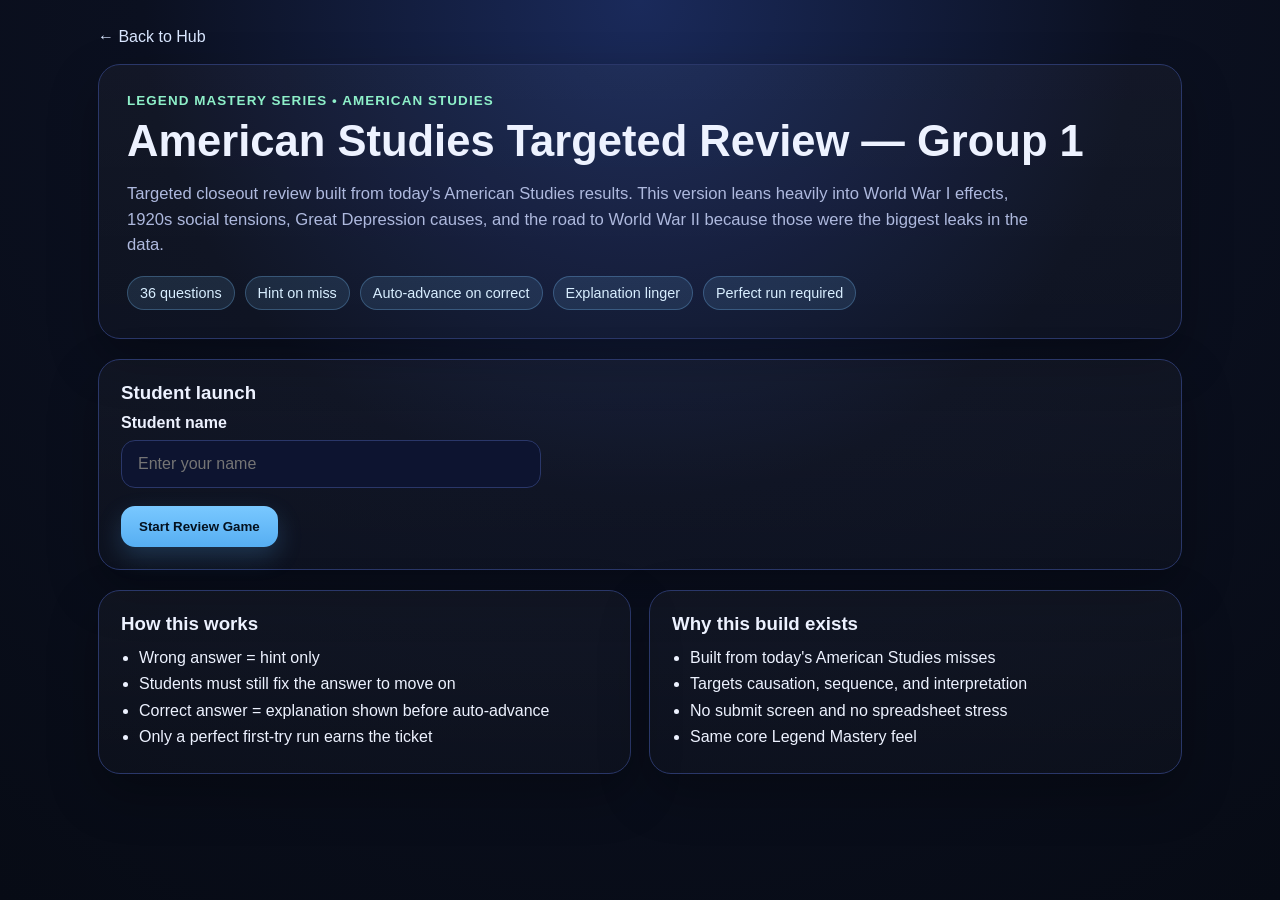
<file: games/period7-group1-review-game.html>
<!doctype html>
<html lang="en">
<head>
  <meta charset="utf-8" />
  <meta name="viewport" content="width=device-width,initial-scale=1" />
  <title>American Studies Period 7 Review — Group 1</title>
  <link rel="stylesheet" href="../styles.css" />
</head>
<body>
  <div class="wrap" id="app"></div>

<script>
const GAME_TITLE = "American Studies Targeted Review \u2014 Group 1";
const EXPLAIN_LINGER_MS = 4500;

const questions = [{"type": "single", "contentArea": "CS 15 — World War I causation", "stem": "Which factor most directly helped turn a regional European conflict into World War I?", "choices": ["the alliance system", "the GI Bill", "the New Deal", "the Neutrality Acts"], "answer": "the alliance system", "hint": "Think about the network of promises between nations.", "explain": "The alliance system caused a local conflict to spread into a much larger war."}, {"type": "single", "contentArea": "CS 15 — World War I mobilization", "stem": "Which development best shows how World War I affected life inside the United States?", "choices": ["the federal government directed transportation and industry", "the nation ended all wartime production", "the government stopped using propaganda", "Congress reduced involvement in the economy"], "answer": "the federal government directed transportation and industry", "hint": "Look for a home-front effect of total war.", "explain": "World War I increased federal control over transportation, production, and public messaging."}, {"type": "single", "contentArea": "CS 15 — Wartime messaging", "stem": "Which practice did the U.S. government use during World War I to build support for the war?", "choices": ["propaganda campaigns", "civil service reform", "the Dawes Act", "desegregation orders"], "answer": "propaganda campaigns", "hint": "Think posters, speeches, and mass messaging.", "explain": "The government used propaganda to shape opinion and support the war effort."}, {"type": "single", "contentArea": "CS 15 — Postwar debate", "stem": "After World War I, many Americans argued about whether the United States should", "choices": ["join the League of Nations", "restore the Articles of Confederation", "adopt the Dawes Act", "annex Canada"], "answer": "join the League of Nations", "hint": "This debate centered on future international involvement.", "explain": "One of the biggest postwar debates was whether the U.S. should join the League of Nations."}, {"type": "single", "contentArea": "CS 15 — Sequence", "stem": "Which sequence is correct?", "choices": ["World War I mobilization, peace debate, isolationist mood", "Pearl Harbor, Lend-Lease, Neutrality Acts", "New Deal, stock market crash, bank failures", "Jazz Age, Civil War, Reconstruction"], "answer": "World War I mobilization, peace debate, isolationist mood", "hint": "Put the WWI era and its aftermath in order.", "explain": "The war came first, then debates over peace and international involvement, followed by stronger isolationist feeling."}, {"type": "single", "contentArea": "CS 15 — Cause and effect", "stem": "Why is the League of Nations debate important in American Studies?", "choices": ["it showed tension over future U.S. involvement in world affairs", "it ended all foreign conflict permanently", "it caused the United States to enter World War II immediately", "it created the Federal Reserve"], "answer": "it showed tension over future U.S. involvement in world affairs", "hint": "Think about what it revealed, not whether it solved everything.", "explain": "The debate showed disagreement over whether the U.S. should take a larger role in international affairs."}, {"type": "single", "contentArea": "CS 17 — 1920s tensions", "stem": "Which theme best captures the social conflict of the 1920s?", "choices": ["modern values versus traditional beliefs", "North versus South over slavery", "farmers versus gold miners", "federalism versus confederation"], "answer": "modern values versus traditional beliefs", "hint": "Think jazz, flappers, religion, and changing culture.", "explain": "Many 1920s conflicts came from tension between modern culture and traditional values."}, {"type": "single", "contentArea": "CS 17 — Nativism", "stem": "Which policy best reflected nativist attitudes in the 1920s?", "choices": ["restricting immigration", "passing the Marshall Plan", "creating Social Security", "expanding Lend-Lease"], "answer": "restricting immigration", "hint": "Nativism often targeted newcomers.", "explain": "Nativist attitudes led many Americans to support immigration restriction in the 1920s."}, {"type": "single", "contentArea": "CS 17 — Culture conflict", "stem": "A community attacks jazz, flappers, and new urban behavior as immoral. What broader tension does this show?", "choices": ["traditionalism versus modern culture", "debate over Reconstruction", "disagreement about the New Deal", "conflict over western land claims"], "answer": "traditionalism versus modern culture", "hint": "This is one of the signature cultural clashes of the 1920s.", "explain": "The 1920s often featured clashes between traditional values and newer cultural trends."}, {"type": "multi", "contentArea": "CS 17 — Social change", "stem": "Select BOTH. Which developments reflected major social change in the 1920s?", "choices": ["growth of jazz and popular entertainment", "changing roles for women", "return to mercantilism", "end of consumer culture"], "answers": ["growth of jazz and popular entertainment", "changing roles for women"], "hint": "Pick the two answers tied to visible lifestyle and culture changes.", "explain": "Jazz culture and changing expectations for women were central parts of 1920s social change."}, {"type": "single", "contentArea": "CS 17 — Religion and science", "stem": "A teacher is criticized for presenting modern scientific ideas that seem to conflict with traditional religious teaching. What larger conflict does this show?", "choices": ["modern ideas versus traditional beliefs", "debate over imperialism", "New Deal reform", "labor union strategy"], "answer": "modern ideas versus traditional beliefs", "hint": "This issue shows up in 1920s culture wars.", "explain": "Conflicts over science, religion, and morality reflected wider tension between modern thought and traditional values."}, {"type": "single", "contentArea": "CS 17 — Changing roles", "stem": "Why did changing roles for women contribute to social tension in the 1920s?", "choices": ["they challenged older expectations about behavior and independence", "they ended all political debate", "they caused the Great Depression", "they restored Victorian uniformity"], "answer": "they challenged older expectations about behavior and independence", "hint": "Think conflict over changing expectations.", "explain": "New expectations for women in dress, work, and public life challenged traditional assumptions."}, {"type": "single", "contentArea": "CS 17 — Rural and urban divide", "stem": "Why did rural and urban Americans often clash in the 1920s?", "choices": ["they often held different views on religion, culture, and social change", "they disagreed only about military policy", "they were split over the Louisiana Purchase", "they were debating ratification of the Constitution"], "answer": "they often held different views on religion, culture, and social change", "hint": "Think lifestyle and values, not founding-era issues.", "explain": "The rural-urban divide often reflected broader disagreements about culture and modern life."}, {"type": "single", "contentArea": "CS 18 — Great Depression causes", "stem": "Which factor contributed most directly to the Great Depression?", "choices": ["stock speculation and weak banking practices", "the success of peace organizations", "the end of consumer credit", "the passage of the GI Bill"], "answer": "stock speculation and weak banking practices", "hint": "Think unstable money practices, not postwar benefits.", "explain": "Speculation and weak banking practices made the economy unstable and vulnerable to collapse."}, {"type": "single", "contentArea": "CS 18 — Bank failures", "stem": "Why did bank failures make the Great Depression worse?", "choices": ["people lost savings and credit became harder to get", "factories gained more investment capital", "consumer confidence increased", "trade became easier"], "answer": "people lost savings and credit became harder to get", "hint": "Think about what happens when deposits vanish and lending dries up.", "explain": "Bank failures wiped out savings and restricted credit, which deepened the Depression."}, {"type": "single", "contentArea": "CS 18 — Consumer debt", "stem": "Consumers buying goods on credit and investors buying stocks on margin showed that the economy", "choices": ["had weaknesses that increased the risk of collapse", "was completely stable", "had ended industrialization", "had solved banking problems"], "answer": "had weaknesses that increased the risk of collapse", "hint": "Heavy debt usually makes an economy more fragile, not safer.", "explain": "Too much debt and speculation made the economy more vulnerable to collapse."}, {"type": "single", "contentArea": "CS 18 — Multiple causes", "stem": "Weak farm prices, risky loans, and stock market speculation together show that the Great Depression had", "choices": ["multiple interconnected causes", "only one isolated cause", "no financial causes at all", "nothing to do with banks"], "answer": "multiple interconnected causes", "hint": "More than one weakness was building at the same time.", "explain": "The Depression grew from several overlapping economic weaknesses, not just one event."}, {"type": "single", "contentArea": "CS 18 — Causation", "stem": "Why did buying stocks on margin increase danger in the late 1920s?", "choices": ["it let investors use borrowed money, making losses worse", "it guaranteed safe profits", "it eliminated speculation", "it insured all bank deposits"], "answer": "it let investors use borrowed money, making losses worse", "hint": "Borrowing can magnify losses as well as gains.", "explain": "Margin buying increased risk because investors were purchasing stocks with borrowed money."}, {"type": "single", "contentArea": "CS 20 — Road to WWII", "stem": "Which condition after World War I helped create instability in Europe?", "choices": ["economic hardship and resentment linked to the Treaty of Versailles", "universal prosperity in Germany", "the end of nationalism", "the disappearance of extremist movements"], "answer": "economic hardship and resentment linked to the Treaty of Versailles", "hint": "Think anger, humiliation, and economic trouble after the war.", "explain": "Versailles left resentment and hardship that helped create instability in Europe."}, {"type": "single", "contentArea": "CS 20 — Appeasement", "stem": "Which development most directly encouraged Axis aggression in the 1930s?", "choices": ["failure of other nations to stop treaty violations and expansion", "strict enforcement of all peace agreements", "immediate military response by democracies", "the end of totalitarian governments"], "answer": "failure of other nations to stop treaty violations and expansion", "hint": "Aggressors often push further when early violations go unchecked.", "explain": "Weak responses to aggression encouraged Axis powers to continue expanding."}, {"type": "single", "contentArea": "CS 20 — Axis powers", "stem": "Which nations made up the major Axis powers in World War II?", "choices": ["Germany, Italy, and Japan", "Britain, France, and the United States", "Russia, China, and India", "Spain, Portugal, and Mexico"], "answer": "Germany, Italy, and Japan", "hint": "Think of the main aggressive expansionist powers.", "explain": "Germany, Italy, and Japan were the principal Axis powers in World War II."}, {"type": "multi", "contentArea": "CS 20 — Causes of WWII", "stem": "Select ALL that apply. Which factors contributed to the outbreak of World War II?", "choices": ["aggressive expansion by Germany and Japan", "failure of peace agreements", "global political tensions", "women's suffrage"], "answers": ["aggressive expansion by Germany and Japan", "failure of peace agreements", "global political tensions"], "hint": "Choose the answers tied to aggression and failed diplomacy.", "explain": "WWII grew out of aggressive expansion, failed peace efforts, and rising tensions."}, {"type": "single", "contentArea": "CS 20 — Unchecked aggression", "stem": "Germany remilitarizes and absorbs nearby territory while other powers respond weakly. What conclusion is best supported?", "choices": ["unchecked aggression helped lead to World War II", "the League of Nations prevented all conflict", "European leaders immediately stopped expansion", "military buildup reduced tensions"], "answer": "unchecked aggression helped lead to World War II", "hint": "Look at the result of weak resistance.", "explain": "Weak responses allowed aggression to continue and made a larger war more likely."}, {"type": "single", "contentArea": "CS 20 — Appeasement consequence", "stem": "Why did appeasement fail as a strategy in the 1930s?", "choices": ["dictators interpreted concessions as weakness and kept expanding", "it stopped military buildup too early", "it made the Axis powers democratic", "it ended nationalism in Europe"], "answer": "dictators interpreted concessions as weakness and kept expanding", "hint": "Think about how aggressors read concessions.", "explain": "Appeasement encouraged further aggression because it signaled that treaty violations might go unpunished."}, {"type": "single", "contentArea": "CS 21 — Isolationism to involvement", "stem": "Before direct entry into World War II, the United States moved away from strict neutrality most clearly by passing the", "choices": ["Lend-Lease Act", "Dawes Act", "Pendleton Act", "Kansas-Nebraska Act"], "answer": "Lend-Lease Act", "hint": "This law helped the Allies before direct U.S. entry into the war.", "explain": "Lend-Lease showed the U.S. had shifted toward supporting the Allies before direct entry."}, {"type": "single", "contentArea": "CS 21 — Pearl Harbor", "stem": "Which event caused the United States to enter World War II directly?", "choices": ["the attack on Pearl Harbor", "the sinking of the Titanic", "the Mexican-American War", "the annexation of Hawaii"], "answer": "the attack on Pearl Harbor", "hint": "This attack ended the debate over direct entry.", "explain": "The attack on Pearl Harbor led directly to U.S. entry into World War II."}, {"type": "single", "contentArea": "CS 21 — Policy sequence", "stem": "Neutrality Acts, cash-and-carry, Lend-Lease, and then Pearl Harbor together show that the United States", "choices": ["moved gradually from isolation toward intervention", "remained completely neutral", "entered the war before aiding allies", "ignored foreign affairs entirely"], "answer": "moved gradually from isolation toward intervention", "hint": "Look for a change over time, not a single moment.", "explain": "These policies show a gradual shift from isolationism to greater involvement."}, {"type": "single", "contentArea": "CS 21 — Aid before entry", "stem": "Why did some Americans support aid to Britain before Pearl Harbor?", "choices": ["they believed events abroad could threaten U.S. security", "they wanted to avoid all trade", "they believed wars never affect the U.S.", "they wanted to restore the Articles of Confederation"], "answer": "they believed events abroad could threaten U.S. security", "hint": "This was about growing recognition that isolation had limits.", "explain": "Many Americans came to believe that events overseas could directly affect U.S. security and interests."}, {"type": "single", "contentArea": "CS 21 — Sequence and causation", "stem": "Why is sequence important when studying U.S. foreign policy from World War I to World War II?", "choices": ["policy changed over time in response to events", "all major policies happened at once", "foreign affairs did not affect the United States", "the government never changed its position"], "answer": "policy changed over time in response to events", "hint": "Think about cause and effect across time.", "explain": "Sequence matters because policy moved step by step as world events changed."}, {"type": "single", "contentArea": "CS 15 + 21 — Comparison", "stem": "How were the debates after World War I and before entry into World War II similar?", "choices": ["both involved arguments over how involved the U.S. should be in world affairs", "both centered on western land policy", "both were about ending industrialization", "both were mainly about civil rights legislation"], "answer": "both involved arguments over how involved the U.S. should be in world affairs", "hint": "Think about a recurring theme in foreign policy.", "explain": "Both moments reflected disagreement over whether the U.S. should stay distant or play a larger international role."}, {"type": "single", "contentArea": "CS 17 + 20 — Reasoning skill", "stem": "Why do passage-based questions often appear in these areas?", "choices": ["students must connect evidence to a larger historical theme", "the test avoids causation entirely", "answers depend only on memorizing names", "social studies ignores interpretation"], "answer": "students must connect evidence to a larger historical theme", "hint": "The passage gives evidence; the student must interpret it.", "explain": "Many OST-style questions ask students to connect details from a passage to a broader idea or theme."}, {"type": "single", "contentArea": "Mixed — Cause and effect", "stem": "Which historical thinking skill best helps with questions on WWI, the 1920s, the Great Depression, and WWII?", "choices": ["cause and effect", "alphabetizing events", "memorizing only dates", "eliminating all context"], "answer": "cause and effect", "hint": "What led to what is the key pattern.", "explain": "These units are heavily built around understanding how one event or condition led to another."}, {"type": "multi", "contentArea": "Mixed — Closeout review", "stem": "Select BOTH. Which ideas best help a student answer tougher American Studies questions?", "choices": ["track sequence across events", "look for the relationship between a cause and a result", "ignore the passage details", "treat every answer choice as isolated"], "answers": ["track sequence across events", "look for the relationship between a cause and a result"], "hint": "Choose the two habits that support reasoning.", "explain": "Tracking sequence and cause-effect helps students handle tougher multi-step questions."}, {"type": "single", "contentArea": "CS 20 + 21 — Foreign policy shift", "stem": "What is the best overall summary of the road to World War II for the United States?", "choices": ["the nation moved from caution and neutrality toward aid and then direct entry", "the nation entered the war immediately after World War I", "the nation avoided all foreign issues until 1950", "the nation focused only on domestic prohibition"], "answer": "the nation moved from caution and neutrality toward aid and then direct entry", "hint": "Think gradual movement, not instant change.", "explain": "U.S. policy moved from isolationist caution to aid for allies and finally to direct entry after Pearl Harbor."}, {"type": "single", "contentArea": "CS 18 + 19 — Depression to response", "stem": "Why is it important to separate the causes of the Great Depression from the New Deal response?", "choices": ["one explains why the crisis happened and the other explains how the government reacted", "they were exactly the same thing", "the New Deal caused World War I", "causes and responses cannot be compared"], "answer": "one explains why the crisis happened and the other explains how the government reacted", "hint": "Cause comes first; response follows.", "explain": "Students need to distinguish between factors that created the crisis and policies designed to address it."}, {"type": "single", "contentArea": "CS 17 — Final repetition", "stem": "If a question mentions jazz, flappers, immigration restriction, and moral backlash, what era is it most likely testing?", "choices": ["the 1920s", "the Progressive Era", "Reconstruction", "the Cold War"], "answer": "the 1920s", "hint": "These clues cluster in one era.", "explain": "Those themes are classic markers of 1920s cultural and social tension."}];

function shuffle(arr){
  const a = [...arr];
  for(let i=a.length-1;i>0;i--){
    const j = Math.floor(Math.random() * (i + 1));
    [a[i], a[j]] = [a[j], a[i]];
  }
  return a;
}

function formatTime(totalSeconds){
  const m = Math.floor(totalSeconds / 60).toString().padStart(2, '0');
  const s = (totalSeconds % 60).toString().padStart(2, '0');
  return `${m}:${s}`;
}

function formatClock(d){
  return d.toLocaleTimeString([], { hour:'numeric', minute:'2-digit', second:'2-digit' });
}

function formatDate(d){
  return d.toLocaleDateString();
}

function escapeHtml(str){
  return String(str).replace(/[&<>"]/g, s => ({'&':'&amp;','<':'&lt;','>':'&gt;','"':'&quot;'}[s]));
}

const state = {
  name: "",
  started: false,
  index: 0,
  tried: 0,
  questions: shuffle(questions).map(q => ({
    ...q,
    choices: shuffle(q.choices),
    everMissed: false,
    mastered: false
  })),
  missedQuestions: [],
  missedAreas: new Set(),
  startTime: null,
  endTime: null,
  timerNow: Date.now(),
  timerHandle: null
};

const app = document.getElementById("app");

function startGame(){
  const name = document.getElementById("studentName").value.trim();
  if(!name) return;
  state.name = name;
  state.started = true;
  state.startTime = new Date();
  state.timerNow = Date.now();
  if(state.timerHandle) clearInterval(state.timerHandle);
  state.timerHandle = setInterval(() => {
    state.timerNow = Date.now();
    const timerEl = document.getElementById("runtimeClock");
    if(timerEl) timerEl.textContent = formatElapsed();
  }, 1000);
  render();
}

function formatElapsed(){
  if(!state.startTime) return "00:00";
  const endMs = state.endTime ? state.endTime.getTime() : state.timerNow;
  const seconds = Math.max(0, Math.floor((endMs - state.startTime.getTime()) / 1000));
  return formatTime(seconds);
}

function progressPct(){
  return Math.round((state.index / state.questions.length) * 100);
}

function firstTryCorrectCount(){
  return state.questions.filter(q => q.mastered && !q.everMissed).length;
}

function perfectRunAchieved(){
  return state.questions.every(q => q.mastered && !q.everMissed);
}

function markMiss(q){
  if(!q.everMissed){
    q.everMissed = true;
    state.missedQuestions.push({
      stem: q.stem,
      contentArea: q.contentArea || "Unlabeled content area",
      correct: q.type === "single" ? q.answer : q.answers.join(", "),
      explain: q.explain
    });
    state.missedAreas.add(q.contentArea || "Unlabeled content area");
  }
}

function showFeedback(kind, title, msg){
  const fb = document.getElementById("feedback");
  fb.className = `feedback show ${kind}`;
  fb.innerHTML = `<div class="feedback-title">${title}</div><div>${msg}</div>`;
}

function render(){
  if(!state.started){
    app.innerHTML = `
      <a class="back-link" href="../index.html">← Back to Hub</a>
      <section class="hero">
        <div class="kicker">Legend Mastery Series • American Studies</div>
        <h1>${GAME_TITLE}</h1>
        <p class="sub">Targeted closeout review built from today&apos;s American Studies results. This version leans heavily into World War I effects, 1920s social tensions, Great Depression causes, and the road to World War II because those were the biggest leaks in the data.</p>
        <div class="pills">
          <span class="pill">${state.questions.length} questions</span>
          <span class="pill">Hint on miss</span>
          <span class="pill">Auto-advance on correct</span>
          <span class="pill">Explanation linger</span>
          <span class="pill">Perfect run required</span>
        </div>
      </section>

      <section class="panel" style="margin-top:20px">
        <h3>Student launch</h3>
        <label for="studentName">Student name</label>
        <input id="studentName" type="text" placeholder="Enter your name" />
        <div class="btn-row">
          <button class="btn" onclick="startGame()">Start Review Game</button>
        </div>
      </section>

      <section class="grid grid-2" style="margin-top:20px">
        <article class="card">
          <h3>How this works</h3>
          <ul class="list-clean">
            <li>Wrong answer = hint only</li>
            <li>Students must still fix the answer to move on</li>
            <li>Correct answer = explanation shown before auto-advance</li>
            <li>Only a perfect first-try run earns the ticket</li>
          </ul>
        </article>
        <article class="card">
          <h3>Why this build exists</h3>
          <ul class="list-clean">
            <li>Built from today&apos;s American Studies misses</li>
            <li>Targets causation, sequence, and interpretation</li>
            <li>No submit screen and no spreadsheet stress</li>
            <li>Same core Legend Mastery feel</li>
          </ul>
        </article>
      </section>`;
    return;
  }

  if(state.index >= state.questions.length){
    if(state.timerHandle){
      clearInterval(state.timerHandle);
      state.timerHandle = null;
    }
    if(!state.endTime) state.endTime = new Date();

    const firstTry = firstTryCorrectCount();
    const masteryPct = Math.round((firstTry / state.questions.length) * 100);
    const missedAreas = [...state.missedAreas];
    const passed = perfectRunAchieved();

    app.innerHTML = `
      <a class="back-link" href="../index.html">← Back to Hub</a>
      <section class="result-card">
        <div class="kicker">${passed ? 'Mastery Ticket Earned' : 'Review Complete — Ticket Locked'}</div>
        <h1>${escapeHtml(state.name)} — Review Results</h1>
        <p class="sub">
          ${passed
            ? 'Perfect first-try mastery. This run earns the completion ticket.'
            : 'You completed the full game, but any question missed during the run blocks the mastery ticket.'}
        </p>

        <div class="stat-row">
          <div class="stat"><div class="stat-label">Mastery Score</div><div class="stat-value">${masteryPct}%</div></div>
          <div class="stat"><div class="stat-label">1st-Try Correct</div><div class="stat-value">${firstTry}/${state.questions.length}</div></div>
          <div class="stat"><div class="stat-label">Attempts</div><div class="stat-value">${state.tried}</div></div>
          <div class="stat"><div class="stat-label">Missed Areas</div><div class="stat-value">${missedAreas.length}</div></div>
        </div>

        ${passed ? `
          <section class="panel" style="margin-top:18px">
            <h3>Completion Ticket</h3>
            <div class="grid grid-2">
              <article class="card">
                <div><strong>Name:</strong> ${escapeHtml(state.name)}</div>
                <div><strong>Date:</strong> ${escapeHtml(formatDate(state.endTime))}</div>
                <div><strong>Start Time:</strong> ${escapeHtml(formatClock(state.startTime))}</div>
                <div><strong>End Time:</strong> ${escapeHtml(formatClock(state.endTime))}</div>
              </article>
              <article class="card">
                <div><strong>Runtime:</strong> ${escapeHtml(formatElapsed())}</div>
                <div><strong>Result:</strong> PERFECT RUN</div>
                <div><strong>Score:</strong> ${masteryPct}%</div>
                <div><strong>Status:</strong> COMPLETION APPROVED</div>
              </article>
            </div>
          </section>
        ` : `
          <section class="panel" style="margin-top:18px">
            <h3>Completion Ticket Locked</h3>
            <p class="sub" style="margin:0">To earn the ticket, the student must complete a perfect first-try run with no missed questions.</p>
          </section>
        `}

        <section class="panel" style="margin-top:18px">
          <h3>Content Areas Missed</h3>
          ${missedAreas.length
            ? `<div class="missed-list">${missedAreas.map((area, i) => `<div class="missed-item"><strong>${i + 1}. ${escapeHtml(area)}</strong></div>`).join('')}</div>`
            : `<p class="sub" style="margin:0">No content areas missed. Clean mastery.</p>`}
        </section>

        ${state.missedQuestions.length ? `
          <section class="panel" style="margin-top:18px">
            <h3>Questions Missed During the Run</h3>
            <div class="missed-list">
              ${state.missedQuestions.map((m, i) => `
                <div class="missed-item">
                  <strong>${i + 1}. ${escapeHtml(m.stem)}</strong>
                  <div class="muted" style="margin-top:8px"><strong>Content Area:</strong> ${escapeHtml(m.contentArea)}</div>
                  <div class="muted" style="margin-top:6px"><strong>Correct:</strong> ${escapeHtml(m.correct)}</div>
                  <div class="muted" style="margin-top:6px">${escapeHtml(m.explain)}</div>
                </div>`).join('')}
            </div>
          </section>` : ''}
      </section>`;
    return;
  }

  const q = state.questions[state.index];

  app.innerHTML = `
    <a class="back-link" href="../index.html">← Back to Hub</a>
    <section class="question-card">
      <div class="hud">
        <div class="hud-left">
          <div class="hud-chip">Student: ${escapeHtml(state.name)}</div>
          <div class="hud-chip">Question ${state.index + 1} / ${state.questions.length}</div>
          <div class="hud-chip">Runtime: <span id="runtimeClock">${formatElapsed()}</span></div>
        </div>
        <div class="hud-right">
          <div class="hud-chip">1st-Try Correct: ${firstTryCorrectCount()}</div>
          <div class="hud-chip">Attempts: ${state.tried}</div>
        </div>
      </div>

      <div class="progress-shell"><div class="progress-bar" style="width:${progressPct()}%"></div></div>

      <div class="question-title">${escapeHtml(q.stem)}</div>
      <div class="help">
        <strong>Content Area:</strong> ${escapeHtml(q.contentArea || 'Unlabeled content area')}<br>
        ${q.type === 'single' ? 'Choose one answer.' : 'Select all required answers, then submit.'}
      </div>

      <div class="choices" id="choices"></div>

      <div class="btn-row" id="multiActions" ${q.type === 'single' ? 'style="display:none"' : ''}>
        <button class="btn" onclick="submitMulti()">Submit Answer</button>
      </div>

      <div class="feedback" id="feedback"></div>
    </section>`;

  const choicesDiv = document.getElementById("choices");

  if(q.type === "single"){
    q.choices.forEach(choice => {
      const btn = document.createElement("button");
      btn.className = "choice";
      btn.textContent = choice;
      btn.onclick = () => submitSingle(choice, btn);
      choicesDiv.appendChild(btn);
    });
  } else {
    q.choices.forEach((choice, idx) => {
      const label = document.createElement("label");
      label.className = "choice checkbox-row";
      label.innerHTML = `<input type="checkbox" value="${escapeHtml(choice)}" id="c${idx}"><span>${escapeHtml(choice)}</span>`;
      choicesDiv.appendChild(label);
    });
  }
}

function submitSingle(choice, btn){
  const q = state.questions[state.index];
  state.tried++;
  const all = [...document.querySelectorAll(".choice")];

  if(choice === q.answer){
    q.mastered = true;
    all.forEach(b => b.disabled = true);
    btn.classList.add("correct");
    showFeedback("good", "Correct", q.explain);
    setTimeout(() => {
      state.index++;
      render();
    }, EXPLAIN_LINGER_MS);
  } else {
    markMiss(q);
    btn.classList.add("incorrect");
    btn.disabled = true;
    showFeedback("bad", "Try again", q.hint);
  }
}

function submitMulti(){
  const q = state.questions[state.index];
  const checked = [...document.querySelectorAll('input[type="checkbox"]:checked')].map(x => x.value).sort();
  const correct = [...q.answers].sort();
  state.tried++;

  if(JSON.stringify(checked) === JSON.stringify(correct)){
    q.mastered = true;
    document.querySelectorAll('input[type="checkbox"]').forEach(x => x.disabled = true);
    document.getElementById("multiActions").querySelector("button").disabled = true;
    showFeedback("good", "Correct", q.explain);
    setTimeout(() => {
      state.index++;
      render();
    }, EXPLAIN_LINGER_MS);
  } else {
    markMiss(q);
    showFeedback("bad", "Try again", q.hint);
  }
}

render();
</script>
</body>
</html>
</file>
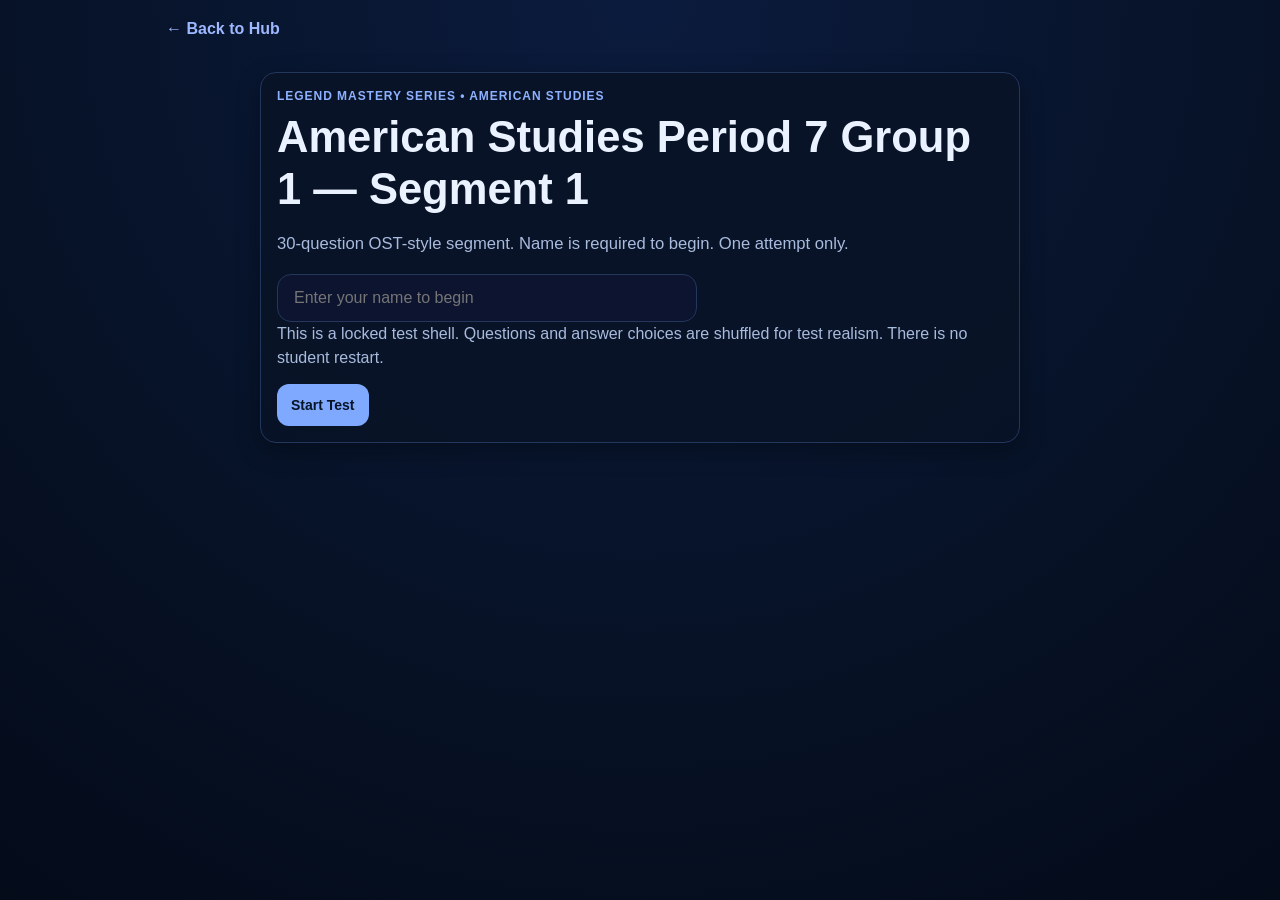
<file: games/period7-group1-segment1.html>
<!doctype html>
<html lang="en">
<head>
  <meta charset="utf-8" />
  <meta name="viewport" content="width=device-width,initial-scale=1" />
  <title>American Studies Period 7 Group 1 — Segment 1</title>
  <link rel="stylesheet" href="../styles.css" />
  <style>
    :root{
      --bg:#071226;
      --panel:#0b1730;
      --line:#23365c;
      --text:#eaf2ff;
      --muted:#a9bbdd;
      --warn:#f4b740;
      --good:#4fd18b;
    }
    *{box-sizing:border-box}
    html,body{
      margin:0;
      padding:0;
      background:radial-gradient(circle at top,#0b1b3d 0%,#061124 65%,#040b19 100%);
      color:var(--text);
      font-family:Arial, Helvetica, sans-serif;
    }
    body{min-height:100vh}
    .wrap{max-width:980px;margin:0 auto;padding:20px 16px 40px}
    .back-link{display:inline-block;color:#9db8ff;text-decoration:none;font-weight:700;margin-bottom:10px}
    .topbar{display:flex;justify-content:space-between;align-items:flex-start;gap:12px;flex-wrap:wrap;margin-bottom:12px}
    .topbar-left,.topbar-right{display:flex;gap:8px;flex-wrap:wrap;align-items:center}
    .pill,.tag{
      border:1px solid var(--line);background:#081326;color:var(--text);
      border-radius:999px;padding:6px 10px;font-size:13px;font-weight:700;
    }
    .panel{
      background:rgba(8,19,38,.92);border:1px solid var(--line);border-radius:16px;
      padding:16px;margin-bottom:14px;box-shadow:0 8px 24px rgba(0,0,0,.28);
    }
    .name-card{max-width:760px;margin:24px auto 0}
    .kicker{
      color:#8eb1ff;font-size:12px;font-weight:800;text-transform:uppercase;
      letter-spacing:.08em;margin-bottom:8px;
    }
    h1,h2{margin:0 0 10px;line-height:1.2}
    .sub,.help,.muted{color:var(--muted);line-height:1.5}
    .input{
      width:100%;min-height:44px;border-radius:12px;border:1px solid var(--line);
      background:#071222;color:var(--text);padding:10px 12px;font-size:16px;
    }
    .stats{display:grid;grid-template-columns:repeat(4,minmax(0,1fr));gap:10px}
    .stat{background:#081326;border:1px solid var(--line);border-radius:12px;padding:12px}
    .stat-label{color:var(--muted);font-size:12px;font-weight:800;text-transform:uppercase;margin-bottom:6px}
    .stat-value{font-size:18px;font-weight:800;color:var(--text)}
    .progress-wrap{
      margin-top:12px;width:100%;height:12px;border-radius:999px;overflow:hidden;
      background:#071222;border:1px solid var(--line);
    }
    .progress-bar{height:100%;background:linear-gradient(90deg,#6ea2ff,#9bc2ff)}
    .question-card{margin-top:4px}
    .q-type{color:#9db8ff;font-size:13px;font-weight:800;margin-bottom:10px}
    .q-stem{font-size:22px;line-height:1.35;font-weight:800;margin-bottom:16px}
    .prompt-box,.passage{
      background:#081326;border:1px solid var(--line);border-radius:12px;
      padding:12px;margin-bottom:14px;line-height:1.6;
    }
    .choices{display:grid;gap:10px}
    .choice{
      width:100%;text-align:left;border:1px solid var(--line);background:#071222;color:var(--text);
      border-radius:12px;padding:12px 14px;min-height:50px;font-size:16px;font-weight:700;cursor:pointer;
    }
    .choice:hover{border-color:#5f8fff}
    .choice.selected{background:#11254b;border-color:#79a9ff}
    .choice-letter{display:inline-block;min-width:28px;color:#aecdff}
    .footer-actions{display:flex;gap:10px;flex-wrap:wrap;align-items:center;margin-top:14px}
    button{
      min-height:42px;border:none;border-radius:12px;padding:10px 14px;font-size:14px;font-weight:800;
      cursor:pointer;background:#7ea9ff;color:#071426;
    }
    button.secondary{background:#1a2d52;color:var(--text);border:1px solid var(--line)}
    button.warn{background:#f4b740;color:#2a1b00}
    button:disabled{opacity:.45;cursor:not-allowed}
    .review-box{display:grid;gap:12px;margin-top:12px}
    .review-item{border:1px solid var(--line);border-radius:12px;padding:12px;background:#081326}
    .review-top{display:flex;justify-content:space-between;gap:10px;align-items:center;margin-bottom:8px}
    .sep{border:none;border-top:1px solid var(--line);margin:16px 0}
    .result-ready{color:var(--good)}
    .result-review{color:var(--warn)}
    .submit-status{margin-top:10px;color:var(--muted);font-weight:700}
    .submit-status.error{color:#ff9b9b}
    .submit-status.good{color:var(--good)}
    @media (max-width:760px){
      .stats{grid-template-columns:repeat(2,minmax(0,1fr))}
      .q-stem{font-size:18px}
    }
  </style>
</head>
<body>
  <div class="wrap" id="app"></div>

<script>
const SCRIPT_URL = "https://script.google.com/macros/s/AKfycbxs-3yj0_p8rPFP3H3a3E8vv6YXBH6U3ssNs_Wv5JM_Zm_8XwmBwrtaDNpBUfyjKmauOg/exec";

const TEST_META = {
  "subject": "American Studies",
  "week": "Period 7 Small-Group Targeted Build",
  "day": "Group 1",
  "segment": "Segment 1",
  "title": "American Studies Period 7 Group 1 — Segment 1",
  "focus": "Recognition / Evidence"
};

const ATTEMPT_KEY = "AMSTUD_G1_S1_ATTEMPT_LOCK";
const STORAGE_KEY = "LEGEND_AMSTUD_G1_S1_STATE_V1";
const TEACHER_SECRET = "legend";
const TEACHER_OVERRIDE = new URLSearchParams(location.search).get("unlock") === TEACHER_SECRET;

const QUESTION_BANK = [
  {
    "id": "G1S1-Q01",
    "type": "mc",
    "cs": "CS 13",
    "efl": "Explain the causes and consequences of American imperialism.",
    "contentElaboration": "economic and strategic motives",
    "stem": "Which factor most directly encouraged American imperialism in the late 1800s?",
    "choices": [
      "desire for new markets and naval bases",
      "goal of reducing overseas trade",
      "attempt to end industrial production",
      "wish to weaken the navy"
    ],
    "answer": [
      0
    ],
    "explain": "Industrial growth and naval strategy pushed the United States toward overseas expansion."
  },
  {
    "id": "G1S1-Q02",
    "type": "mc",
    "cs": "CS 13",
    "efl": "Explain the causes and consequences of American imperialism.",
    "contentElaboration": "Spanish-American War",
    "stem": "Which event most directly increased support for war against Spain in 1898?",
    "choices": [
      "the explosion of the USS Maine",
      "the attack on Pearl Harbor",
      "the sinking of the Lusitania",
      "the invasion of Poland"
    ],
    "answer": [
      0
    ],
    "explain": "The explosion of the USS Maine helped spark public support for war with Spain."
  },
  {
    "id": "G1S1-Q03",
    "type": "passage-mcq",
    "cs": "CS 14",
    "efl": "Explain the causes of American imperialism.",
    "contentElaboration": "imperialism and strategy",
    "passage": "A senator argues that the nation needs coaling stations, a stronger navy, and access to overseas markets in order to compete with European powers.",
    "stem": "Which conclusion is best supported by the passage?",
    "choices": [
      "Imperialism was justified partly by economic and military goals",
      "The United States wanted complete isolation from the world",
      "Industrialization reduced interest in overseas expansion",
      "Foreign policy focused only on ending trade"
    ],
    "answer": [
      0
    ],
    "explain": "The passage ties imperialism to trade, competition, and strategic naval strength."
  },
  {
    "id": "G1S1-Q04",
    "type": "mc",
    "cs": "CS 15",
    "efl": "Explain how World War I affected the United States and the world.",
    "contentElaboration": "causes of World War I",
    "stem": "Which factor contributed most directly to the outbreak of World War I?",
    "choices": [
      "the system of alliances in Europe",
      "the creation of the New Deal",
      "the rise of suburbanization",
      "the passage of the Neutrality Acts"
    ],
    "answer": [
      0
    ],
    "explain": "Alliances helped turn a regional conflict into a wider war."
  },
  {
    "id": "G1S1-Q05",
    "type": "mc",
    "cs": "CS 15",
    "efl": "Explain how World War I affected the United States and the world.",
    "contentElaboration": "wartime mobilization",
    "stem": "Which development best shows the impact of World War I on the United States?",
    "choices": [
      "greater federal direction of transportation and industry",
      "complete end of federal involvement in the economy",
      "abolition of all wartime propaganda",
      "withdrawal from all military preparation"
    ],
    "answer": [
      0
    ],
    "explain": "World War I led to major federal coordination of transportation, production, and propaganda."
  },
  {
    "id": "G1S1-Q06",
    "type": "dropdown",
    "cs": "CS 15",
    "efl": "Explain how World War I affected the United States and the world.",
    "contentElaboration": "postwar debate",
    "stem": "Choose the best completion.",
    "prompt": "After World War I, one major debate in the United States focused on whether the nation should",
    "choices": [
      "join the League of Nations",
      "restore the Articles of Confederation",
      "support the Dawes Act",
      "abolish industrial production"
    ],
    "answer": [
      0
    ],
    "explain": "The Senate debate over the League of Nations was a major postwar issue."
  },
  {
    "id": "G1S1-Q07",
    "type": "mc",
    "cs": "CS 17",
    "efl": "Explain how social and cultural tensions developed in the 1920s.",
    "contentElaboration": "modernism vs traditionalism",
    "stem": "Which issue best reflects the cultural tensions of the 1920s?",
    "choices": [
      "conflict between modern values and traditional beliefs",
      "debate over Articles of Confederation revision",
      "disagreement over abolition before the Civil War",
      "debate over western land claims in the 1780s"
    ],
    "answer": [
      0
    ],
    "explain": "The 1920s featured major conflicts between modern culture and traditional values."
  },
  {
    "id": "G1S1-Q08",
    "type": "mc",
    "cs": "CS 17",
    "efl": "Explain how social and cultural tensions developed in the 1920s.",
    "contentElaboration": "nativism and immigration restriction",
    "stem": "Which policy best reflects nativist attitudes in the 1920s?",
    "choices": [
      "restricting immigration",
      "expanding the Marshall Plan",
      "creating Social Security",
      "ending military preparedness"
    ],
    "answer": [
      0
    ],
    "explain": "Nativist sentiment in the 1920s was closely tied to immigration restriction."
  },
  {
    "id": "G1S1-Q09",
    "type": "multiselect",
    "cs": "CS 17",
    "efl": "Explain how social and cultural tensions developed in the 1920s.",
    "contentElaboration": "social change",
    "stem": "Which two developments reflected social change in the 1920s? Select two.",
    "choices": [
      "growth of jazz and popular entertainment",
      "changing roles for women",
      "return to mercantilism",
      "abolition of consumer goods"
    ],
    "answer": [
      0,
      1
    ],
    "explain": "Jazz culture and changing expectations for women were important parts of 1920s social change."
  },
  {
    "id": "G1S1-Q10",
    "type": "passage-mcq",
    "cs": "CS 17",
    "efl": "Explain how social and cultural tensions developed in the 1920s.",
    "contentElaboration": "traditionalism and religion",
    "passage": "A community leader condemns jazz, flappers, and new urban behavior while calling for stricter moral standards and defense of older traditions.",
    "stem": "Which broader tension does the passage best illustrate?",
    "choices": [
      "conflict between traditionalism and modern culture",
      "debate over slavery in the territories",
      "dispute over western railroad routes",
      "argument over New Deal banking laws"
    ],
    "answer": [
      0
    ],
    "explain": "The passage reflects a classic 1920s conflict between traditional and modern values."
  },
  {
    "id": "G1S1-Q11",
    "type": "mc",
    "cs": "CS 18",
    "efl": "Explain the causes of the Great Depression.",
    "contentElaboration": "financial instability",
    "stem": "Which factor contributed most directly to the Great Depression?",
    "choices": [
      "stock market speculation and weak banking practices",
      "the success of world peace organizations",
      "the end of consumer credit",
      "the elimination of tariffs"
    ],
    "answer": [
      0
    ],
    "explain": "Speculation and weak banking practices helped make the economy unstable."
  },
  {
    "id": "G1S1-Q12",
    "type": "passage-mcq",
    "cs": "CS 18",
    "efl": "Explain the causes of the Great Depression.",
    "contentElaboration": "credit and debt",
    "passage": "Many consumers purchased goods on credit while investors bought stocks on margin and banks made risky loans.",
    "stem": "Which conclusion is best supported by the passage?",
    "choices": [
      "The economy had weaknesses that increased the risk of collapse",
      "Debt made the economy more stable",
      "Speculation reduced economic risk",
      "Consumers were avoiding financial risk"
    ],
    "answer": [
      0
    ],
    "explain": "Heavy debt, margin buying, and risky lending made the economy vulnerable."
  },
  {
    "id": "G1S1-Q13",
    "type": "mc",
    "cs": "CS 18",
    "efl": "Explain the causes of the Great Depression.",
    "contentElaboration": "bank failures",
    "stem": "Why did bank failures worsen the Great Depression?",
    "choices": [
      "People lost savings and credit became harder to get",
      "Factories gained more investment capital",
      "Consumer confidence increased sharply",
      "International trade became easier"
    ],
    "answer": [
      0
    ],
    "explain": "Bank failures wiped out savings and reduced access to credit, deepening the crisis."
  },
  {
    "id": "G1S1-Q14",
    "type": "mc",
    "cs": "CS 19",
    "efl": "Explain federal responses to the Great Depression.",
    "contentElaboration": "New Deal programs",
    "stem": "Which statement best describes the New Deal?",
    "choices": [
      "It expanded the federal government's role in relief, recovery, and reform",
      "It returned the nation to complete laissez-faire policies",
      "It ended federal involvement in banking",
      "It reduced all public works programs"
    ],
    "answer": [
      0
    ],
    "explain": "The New Deal expanded the role of the federal government in responding to the Depression."
  },
  {
    "id": "G1S1-Q15",
    "type": "mc",
    "cs": "CS 20",
    "efl": "Explain the causes and consequences of World War II.",
    "contentElaboration": "appeasement and aggression",
    "stem": "Which development most directly encouraged Axis aggression in the 1930s?",
    "choices": [
      "failure of other nations to stop treaty violations and expansion",
      "strict enforcement of all peace agreements",
      "strong and immediate military response by democracies",
      "the end of totalitarian governments"
    ],
    "answer": [
      0
    ],
    "explain": "Failure to respond decisively encouraged further aggression."
  },
  {
    "id": "G1S1-Q16",
    "type": "passage-mcq",
    "cs": "CS 20",
    "efl": "Explain the causes and consequences of World War II.",
    "contentElaboration": "military buildup",
    "passage": "Germany remilitarized, annexed nearby territory, and violated treaty limits while European powers responded weakly.",
    "stem": "Which conclusion is best supported by the passage?",
    "choices": [
      "Unchecked aggression helped lead to World War II",
      "The League of Nations easily prevented conflict",
      "European leaders immediately stopped expansion",
      "Military expansion reduced tensions"
    ],
    "answer": [
      0
    ],
    "explain": "The passage shows how weak responses allowed aggression to continue."
  },
  {
    "id": "G1S1-Q17",
    "type": "mc",
    "cs": "CS 20",
    "efl": "Explain the causes and consequences of World War II.",
    "contentElaboration": "Axis expansion",
    "stem": "Which nations made up the major Axis powers in World War II?",
    "choices": [
      "Germany, Italy, and Japan",
      "Britain, France, and the United States",
      "Russia, China, and India",
      "Spain, Portugal, and Mexico"
    ],
    "answer": [
      0
    ],
    "explain": "Germany, Italy, and Japan were the principal Axis powers."
  },
  {
    "id": "G1S1-Q18",
    "type": "mc",
    "cs": "CS 20",
    "efl": "Explain the causes and consequences of World War II.",
    "contentElaboration": "Treaty of Versailles aftermath",
    "stem": "Which condition after World War I helped create instability in Europe?",
    "choices": [
      "economic hardship and resentment linked to the Treaty of Versailles",
      "universal prosperity in Germany",
      "the end of nationalism",
      "the absence of extremist movements"
    ],
    "answer": [
      0
    ],
    "explain": "Economic hardship and resentment after Versailles contributed to later instability."
  },
  {
    "id": "G1S1-Q19",
    "type": "dropdown",
    "cs": "CS 21",
    "efl": "Explain the U.S. transition from isolationism to involvement in World War II.",
    "contentElaboration": "shift from neutrality",
    "stem": "Choose the best completion.",
    "prompt": "Before direct entry into World War II, the United States moved away from strict neutrality most clearly by passing the",
    "choices": [
      "Lend-Lease Act",
      "Dawes Act",
      "Pendleton Act",
      "Kansas-Nebraska Act"
    ],
    "answer": [
      0
    ],
    "explain": "Lend-Lease showed the U.S. was aiding the Allies before direct entry."
  },
  {
    "id": "G1S1-Q20",
    "type": "mc",
    "cs": "CS 21",
    "efl": "Explain the U.S. transition from isolationism to involvement in World War II.",
    "contentElaboration": "Pearl Harbor",
    "stem": "Which event caused the United States to enter World War II directly?",
    "choices": [
      "the attack on Pearl Harbor",
      "the sinking of the Titanic",
      "the Mexican-American War",
      "the annexation of Hawaii"
    ],
    "answer": [
      0
    ],
    "explain": "The attack on Pearl Harbor led directly to U.S. entry into the war."
  },
  {
    "id": "G1S1-Q21",
    "type": "mc",
    "cs": "CS 21",
    "efl": "Explain the U.S. transition from isolationism to involvement in World War II.",
    "contentElaboration": "policy shift",
    "stem": "Which statement best describes U.S. foreign policy in the years just before Pearl Harbor?",
    "choices": [
      "It moved gradually from isolation toward greater support for the Allies",
      "It stayed completely neutral in every way",
      "It entered the war before aiding Britain",
      "It focused only on domestic reform and ignored all foreign affairs"
    ],
    "answer": [
      0
    ],
    "explain": "The U.S. moved gradually from isolationism toward aid and then direct involvement."
  },
  {
    "id": "G1S1-Q22",
    "type": "passage-mcq",
    "cs": "CS 13",
    "efl": "Explain the causes and consequences of American imperialism.",
    "contentElaboration": "overseas expansion",
    "passage": "Following victory in war, the United States controlled Puerto Rico and had greater influence in the Caribbean and Pacific.",
    "stem": "Which event most directly led to this result?",
    "choices": [
      "Spanish-American War",
      "War of 1812",
      "Civil War",
      "Mexican-American War"
    ],
    "answer": [
      0
    ],
    "explain": "The Spanish-American War led to major U.S. overseas influence and territorial gains."
  },
  {
    "id": "G1S1-Q23",
    "type": "mc",
    "cs": "CS 15",
    "efl": "Explain how World War I affected the United States and the world.",
    "contentElaboration": "wartime messaging",
    "stem": "Which wartime practice was used by the U.S. government during World War I to build public support?",
    "choices": [
      "propaganda campaigns",
      "civil service exams",
      "Homestead Act land grants",
      "desegregation orders"
    ],
    "answer": [
      0
    ],
    "explain": "Propaganda was used to shape public opinion and support for the war."
  },
  {
    "id": "G1S1-Q24",
    "type": "mc",
    "cs": "CS 16",
    "efl": "Explain how postwar prosperity and technology changed American life.",
    "contentElaboration": "aviation and media",
    "stem": "Which development best reflects the social impact of technology in the 1920s?",
    "choices": [
      "commercial radio broadcasts reaching mass audiences",
      "the end of newspapers and magazines",
      "collapse of all entertainment industries",
      "the disappearance of consumer culture"
    ],
    "answer": [
      0
    ],
    "explain": "Commercial radio helped create shared national culture."
  }
];

function hash32(str){
  let h = 2166136261 >>> 0;
  for(let i=0;i<str.length;i++){ h ^= str.charCodeAt(i); h = Math.imul(h, 16777619); }
  return h >>> 0;
}
function mulberry32(a){
  return function(){
    let t = a += 0x6D2B79F5;
    t = Math.imul(t ^ (t >>> 15), t | 1);
    t ^= t + Math.imul(t ^ (t >>> 7), t | 61);
    return ((t ^ (t >>> 14)) >>> 0) / 4294967296;
  };
}
function shuffleArray(arr, seedStr){
  const a = arr.slice(), rand = mulberry32(hash32(seedStr));
  for(let i=a.length-1;i>0;i--){ const j = Math.floor(rand() * (i + 1)); [a[i], a[j]] = [a[j], a[i]]; }
  return a;
}
function shuffleIndices(length, seedStr){
  const arr = Array.from({length}, (_, i) => i), rand = mulberry32(hash32(seedStr));
  for(let i=arr.length-1;i>0;i--){ const j = Math.floor(rand() * (i + 1)); [arr[i], arr[j]] = [arr[j], arr[i]]; }
  return arr;
}
function cloneQuestion(q){ return JSON.parse(JSON.stringify(q)); }
function remapQuestion(q, seedStr){
  const question = cloneQuestion(q);
  if(question.type === "mc" || question.type === "multiselect" || question.type === "dropdown" || question.type === "passage-mcq"){
    if(Array.isArray(question.choices) && question.choices.length > 1){
      const order = shuffleIndices(question.choices.length, seedStr), inverseMap = {};
      order.forEach((oldIdx, newIdx) => inverseMap[oldIdx] = newIdx);
      question.choices = order.map(i => question.choices[i]);
      question.answer = question.answer.map(oldIdx => inverseMap[oldIdx]).sort((a,b)=>a-b);
    }
  }
  if(question.type === "partab"){
    if(Array.isArray(question.partA?.choices) && question.partA.choices.length > 1){
      const orderA = shuffleIndices(question.partA.choices.length, `${seedStr}|partA`), inverseA = {};
      orderA.forEach((oldIdx, newIdx) => inverseA[oldIdx] = newIdx);
      question.partA.choices = orderA.map(i => question.partA.choices[i]);
      question.partA.answer = question.partA.answer.map(oldIdx => inverseA[oldIdx]).sort((a,b)=>a-b);
    }
    if(Array.isArray(question.partB?.choices) && question.partB.choices.length > 1){
      const orderB = shuffleIndices(question.partB.choices.length, `${seedStr}|partB`), inverseB = {};
      orderB.forEach((oldIdx, newIdx) => inverseB[oldIdx] = newIdx);
      question.partB.choices = orderB.map(i => question.partB.choices[i]);
      question.partB.answer = question.partB.answer.map(oldIdx => inverseB[oldIdx]).sort((a,b)=>a-b);
    }
  }
  return question;
}
function escapeHtml(str){
  return String(str ?? "").replace(/[&<>"']/g, s => ({ "&":"&amp;","<":"&lt;",">":"&gt;",'"':"&quot;","'":"&#39;" })[s]);
}
function nowLocalString(d){ return new Date(d).toLocaleString(); }
function formatRuntime(seconds){
  const total = Math.max(0, Math.floor(seconds));
  const h = Math.floor(total / 3600).toString().padStart(2,"0");
  const m = Math.floor((total % 3600) / 60).toString().padStart(2,"0");
  const s = Math.floor(total % 60).toString().padStart(2,"0");
  return `${h}:${m}:${s}`;
}
function letter(i){ return ["A","B","C","D","E","F"][i] || ""; }
function normalizeArray(arr){ return Array.isArray(arr) ? [...arr].sort((a,b)=>a-b) : []; }
function sameArray(a,b){
  const aa = normalizeArray(a), bb = normalizeArray(b);
  return aa.length === bb.length && aa.every((v,i)=>v===bb[i]);
}

let QUESTIONS = [];
let state = { studentName:"", startedAt:null, current:0, answers:[], submitted:false, score:null, attemptNumber:1, questionOrderSeed:null };
let submitInFlight = false;

function save(){ localStorage.setItem(STORAGE_KEY, JSON.stringify(state)); }
function load(){
  try{
    const raw = localStorage.getItem(STORAGE_KEY);
    if(raw){
      const parsed = JSON.parse(raw);
      if(parsed && !parsed.submitted) state = parsed;
    }
  }catch(err){}
}
function isLocked(){ return TEACHER_OVERRIDE ? false : localStorage.getItem(ATTEMPT_KEY) === "USED"; }
function teacherBadge(){ return TEACHER_OVERRIDE ? `<span class="pill">Teacher Override Active</span>` : ``; }
function teacherUnlockNow(){ localStorage.removeItem(ATTEMPT_KEY); localStorage.removeItem(STORAGE_KEY); location.reload(); }
function countAnswered(){ return state.answers.filter(a => a !== null).length; }
function buildQuestions(){
  const seed = state.questionOrderSeed || "default-seed";
  QUESTIONS = QUESTION_BANK.map((q, idx) => remapQuestion(q, `${seed}|${q.id || idx}|choices`));
  QUESTIONS = shuffleArray(QUESTIONS, `${seed}|question-order`);
  if(!Array.isArray(state.answers) || state.answers.length !== QUESTIONS.length){
    state.answers = Array(QUESTIONS.length).fill(null);
  }
}
function isCorrect(q, answer){
  if(q.type === "mc" || q.type === "multiselect" || q.type === "dropdown" || q.type === "passage-mcq") return sameArray(answer, q.answer);
  if(q.type === "matching") return sameArray(answer, q.answer);
  if(q.type === "partab"){
    if(!answer || !Array.isArray(answer.partA) || !Array.isArray(answer.partB)) return false;
    return sameArray(answer.partA, q.partA.answer) && sameArray(answer.partB, q.partB.answer);
  }
  return false;
}
function currentAnswerLabel(q, ans){
  if(ans === null) return "No answer";
  if(q.type === "mc" || q.type === "multiselect" || q.type === "dropdown" || q.type === "passage-mcq") return ans.map(i => letter(i)).join(", ");
  if(q.type === "matching") return "Answered";
  if(q.type === "partab"){
    const a = (ans.partA || []).map(i => letter(i)).join(", ");
    const b = (ans.partB || []).map(i => letter(i)).join(", ");
    return `Part A: ${a || "-"} | Part B: ${b || "-"}`;
  }
  return "Answered";
}
function buildLockedScreen(){
  document.getElementById("app").innerHTML = `
    <a class="back-link" href="../index.html">← Back to Hub</a>
    <div class="panel">
      <div class="kicker">Attempt Locked</div>
      <h1>${TEST_META.title}</h1>
      <p class="sub">This segment has already been completed on this device/browser.</p>
      <div class="footer-actions">
        ${TEACHER_OVERRIDE ? `<button class="warn" onclick="teacherUnlockNow()">Teacher Unlock This Browser</button>` : ``}
        <button onclick="location.href='../index.html'">Back to Hub</button>
      </div>
    </div>`;
}
function buildIntro(){
  document.getElementById("app").innerHTML = `
    <a class="back-link" href="../index.html">← Back to Hub</a>
    <div class="panel name-card">
      <div class="kicker">Legend Mastery Series • American Studies</div>
      <h1>${TEST_META.title}</h1>
      <p class="sub">30-question OST-style segment. Name is required to begin. One attempt only.</p>
      <input id="nameInput" class="input" type="text" maxlength="60" placeholder="Enter your name to begin" />
      <div class="help">This is a locked test shell. Questions and answer choices are shuffled for test realism. There is no student restart.</div>
      <div class="footer-actions">
        ${TEACHER_OVERRIDE ? `<span class="tag">Teacher Override Active</span>` : ``}
        <button id="startBtn">Start Test</button>
      </div>
    </div>`;
  document.getElementById("startBtn").onclick = () => {
    const name = document.getElementById("nameInput").value.trim();
    if(!name){ alert("Enter your name to begin."); return; }
    state.studentName = name;
    state.startedAt = new Date().toISOString();
    state.attemptNumber = 1;
    state.questionOrderSeed = `${state.studentName}|${state.startedAt}|${TEST_META.title}`;
    buildQuestions(); save(); renderTest();
  };
}
function confirmReviewOpen(){ if(confirm("Open the review screen? From there, students can inspect answers and submit the segment.")) reviewScreen(); }
function buildTopbar(){
  const started = new Date(state.startedAt);
  const runtime = formatRuntime((Date.now() - started.getTime()) / 1000);
  const answered = countAnswered();
  const progressPct = Math.round((answered / QUESTIONS.length) * 100);
  return `
    <a class="back-link" href="../index.html">← Back to Hub</a>
    <div class="topbar">
      <div class="topbar-left">${TEACHER_OVERRIDE ? `<button class="warn" onclick="teacherUnlockNow()">Teacher Unlock</button>` : ``}</div>
      <div class="topbar-right">
        <button class="secondary" onclick="confirmReviewOpen()">Open Review Screen</button>
        ${teacherBadge()}
        <span class="pill">Name: ${escapeHtml(state.studentName)}</span>
        <span class="pill">Attempt: ${state.attemptNumber}</span>
        <span class="pill">Started: ${escapeHtml(nowLocalString(started))}</span>
        <span class="pill">Runtime: <span id="runtimeDisplay">${runtime}</span></span>
      </div>
    </div>
    <div class="panel">
      <div class="stats">
        <div class="stat"><div class="stat-label">Test</div><div class="stat-value">${TEST_META.day} ${TEST_META.segment}</div></div>
        <div class="stat"><div class="stat-label">Focus</div><div class="stat-value">${TEST_META.focus}</div></div>
        <div class="stat"><div class="stat-label">Progress</div><div class="stat-value">${answered} / ${QUESTIONS.length}</div></div>
        <div class="stat"><div class="stat-label">Completion</div><div class="stat-value">${progressPct}%</div></div>
      </div>
      <div class="progress-wrap"><div class="progress-bar" style="width:${progressPct}%"></div></div>
    </div>`;
}
function renderQuestion(){
  const q = QUESTIONS[state.current], currentAnswer = state.answers[state.current];
  document.getElementById("app").innerHTML = buildTopbar() + `
    <div class="panel question-card">
      <div class="q-type">Question ${state.current + 1} of ${QUESTIONS.length} • ${escapeHtml(q.type.toUpperCase())} • ${escapeHtml(q.cs)}</div>
      ${q.passage ? `<div class="passage">${escapeHtml(q.passage)}</div>` : ``}
      ${q.prompt ? `<div class="prompt-box">${escapeHtml(q.prompt)}</div>` : ``}
      <div class="q-stem">${escapeHtml(q.stem)}</div>
      ${renderInputForQuestion(q, currentAnswer)}
      <div class="footer-actions">
        <button class="secondary" ${state.current === 0 ? "disabled" : ""} onclick="prevQuestion()">Previous</button>
        <button class="secondary" onclick="skipQuestion()">Skip</button>
      </div>
    </div>`;
}
function renderInputForQuestion(q, currentAnswer){
  if(q.type === "mc" || q.type === "passage-mcq" || q.type === "dropdown"){
    return `<div class="choices">${q.choices.map((choice, i) => `
      <button class="choice ${currentAnswer !== null && currentAnswer[0] === i ? "selected" : ""}" onclick="selectChoice([${i}])">
        <span class="choice-letter">${letter(i)}.</span> ${escapeHtml(choice)}
      </button>`).join("")}</div>`;
  }
  if(q.type === "multiselect"){
    const selected = Array.isArray(currentAnswer) ? currentAnswer : [];
    return `<div class="choices">${q.choices.map((choice, i) => `
      <button class="choice ${selected.includes(i) ? "selected" : ""}" onclick="toggleMulti(${i})">
        <span class="choice-letter">${letter(i)}.</span> ${escapeHtml(choice)}
      </button>`).join("")}</div>
      <div class="footer-actions"><button onclick="submitMulti()">Submit Answer</button></div>`;
  }
  if(q.type === "matching"){
    const current = Array.isArray(currentAnswer) ? currentAnswer.slice() : Array(q.left.length).fill(null);
    return q.left.map((leftText, idx) => `
      <div class="prompt-box">
        <div><strong>${escapeHtml(leftText)}</strong></div>
        <select class="input" onchange="selectMatch(${idx}, this.value)">
          <option value="">Choose a match</option>
          ${q.right.map((r, i) => `<option value="${i}" ${current[idx] === i ? "selected" : ""}>${escapeHtml(r)}</option>`).join("")}
        </select>
      </div>`).join("") + `<div class="footer-actions"><button onclick="submitMatching()">Submit Answer</button></div>`;
  }
  if(q.type === "partab"){
    const ans = currentAnswer || {partA:[], partB:[]};
    const partAReady = Array.isArray(ans.partA) && ans.partA.length > 0;
    const partBReady = Array.isArray(ans.partB) && ans.partB.length > 0;
    return `
      <div class="prompt-box"><strong>${escapeHtml(q.partA.stem)}</strong></div>
      <div class="choices">${q.partA.choices.map((choice, i) => `
        <button class="choice ${ans.partA.includes(i) ? "selected" : ""}" onclick="selectPart('A', [${i}])">
          <span class="choice-letter">${letter(i)}.</span> ${escapeHtml(choice)}
        </button>`).join("")}</div>
      <div class="prompt-box" style="margin-top:14px;"><strong>${escapeHtml(q.partB.stem)}</strong></div>
      <div class="choices">${q.partB.choices.map((choice, i) => `
        <button class="choice ${ans.partB.includes(i) ? "selected" : ""}" onclick="selectPart('B', [${i}])">
          <span class="choice-letter">${letter(i)}.</span> ${escapeHtml(choice)}
        </button>`).join("")}</div>
      <div class="footer-actions">
        <button onclick="submitPartAB()" ${(!partAReady || !partBReady) ? "disabled" : ""}>Submit Answer</button>
      </div>`;
  }
  return `<div class="muted">Unsupported question type.</div>`;
}
function selectChoice(arr){ state.answers[state.current] = arr; save(); nextQuestion(); }
function toggleMulti(idx){
  let current = Array.isArray(state.answers[state.current]) ? [...state.answers[state.current]] : [];
  if(current.includes(idx)) current = current.filter(v => v !== idx);
  else current.push(idx);
  state.answers[state.current] = current.sort((a,b)=>a-b);
  save(); renderQuestion();
}
function submitMulti(){ if(!Array.isArray(state.answers[state.current]) || !state.answers[state.current].length){ alert("Select at least one answer."); return; } nextQuestion(); }
function selectMatch(idx, value){
  let current = Array.isArray(state.answers[state.current]) ? [...state.answers[state.current]] : Array(QUESTIONS[state.current].left.length).fill(null);
  current[idx] = value === "" ? null : Number(value);
  state.answers[state.current] = current;
  save();
}
function submitMatching(){
  const ans = state.answers[state.current];
  if(!Array.isArray(ans) || ans.some(v => v === null)){ alert("Complete all matches before continuing."); return; }
  nextQuestion();
}
function selectPart(which, arr){
  const current = state.answers[state.current] || {partA:[], partB:[]};
  if(which === 'A') current.partA = arr;
  if(which === 'B') current.partB = arr;
  state.answers[state.current] = current;
  save(); renderQuestion();
}
function submitPartAB(){
  const ans = state.answers[state.current];
  if(!ans || !Array.isArray(ans.partA) || !ans.partA.length || !Array.isArray(ans.partB) || !ans.partB.length){
    alert("Answer both Part A and Part B before continuing.");
    return;
  }
  nextQuestion();
}
function setSubmitStatus(message, kind=""){
  const el = document.getElementById("submitStatus");
  if(!el) return;
  el.className = `submit-status${kind ? " " + kind : ""}`;
  el.textContent = message || "";
}
function withTimeout(promise, ms){
  return Promise.race([
    promise,
    new Promise((_, reject) => setTimeout(() => reject(new Error("timeout")), ms))
  ]);
}
function prevQuestion(){ if(state.current > 0){ state.current--; save(); renderQuestion(); } }
function skipQuestion(){ if(state.current < QUESTIONS.length - 1){ state.current++; save(); renderQuestion(); } else reviewScreen(); }
function nextQuestion(){
  if(state.current < QUESTIONS.length - 1){ state.current++; save(); renderQuestion(); }
  else reviewScreen();
}
function jumpToQuestion(idx){ state.current = idx; save(); renderQuestion(); }
function renderTest(){ renderQuestion(); }
function reviewScreen(){
  const answered = countAnswered();
  const unanswered = QUESTIONS.length - answered;
  document.getElementById("app").innerHTML = buildTopbar() + `
    <div class="panel">
      <h2>Review Before Submitting</h2>
      <p class="sub">Answered: ${answered} of ${QUESTIONS.length}. Unanswered: ${unanswered}.</p>
      <div class="review-box">
        ${QUESTIONS.map((q, idx) => `
          <div class="review-item">
            <div class="review-top">
              <strong>Q${String(idx + 1).padStart(2,"0")}</strong>
              <span class="tag">${q.cs}</span>
            </div>
            <div class="muted">${escapeHtml(q.stem)}</div>
            <div style="margin-top:8px;">
              ${state.answers[idx] === null
                ? `<span class="tag">No answer</span>`
                : `<span class="tag">Answered: ${escapeHtml(currentAnswerLabel(q, state.answers[idx]))}</span>`
              }
            </div>
            <div class="footer-actions">
              <button class="secondary" onclick="jumpToQuestion(${idx})">Go to Question</button>
            </div>
          </div>`).join("")}
      </div>
      <hr class="sep">
      <div class="footer-actions">
        <button class="secondary" onclick="renderQuestion()">Back to Test</button>
        <button id="submitSegmentBtn" onclick="submitTest()">Submit Segment</button>
      </div>
      <div id="submitStatus" class="submit-status"></div>
    </div>`;
}
async function submitTest(){
  if(state.submitted || submitInFlight) return;

  const unanswered = QUESTIONS.length - countAnswered();
  if(unanswered > 0){
    const proceed = confirm(`There ${unanswered === 1 ? "is" : "are"} still ${unanswered} unanswered question${unanswered === 1 ? "" : "s"}. Submit anyway?`);
    if(!proceed) return;
  }

  submitInFlight = true;
  const submitBtn = document.getElementById("submitSegmentBtn");
  if(submitBtn){
    submitBtn.disabled = true;
    submitBtn.textContent = "Submitting...";
  }
  setSubmitStatus("Submitting to the spreadsheet. Please wait...", "");

  const endedAt = new Date().toISOString();
  const score = QUESTIONS.reduce((sum, q, idx) => sum + (isCorrect(q, state.answers[idx]) ? 1 : 0), 0);
  const accuracy = Math.round((score / QUESTIONS.length) * 100);

  const payload = {
    studentName: state.studentName,
    subject: TEST_META.subject,
    week: TEST_META.week,
    day: TEST_META.day,
    segment: TEST_META.segment,
    title: TEST_META.title,
    focus: TEST_META.focus,
    startedAt: state.startedAt,
    endedAt,
    runtimeSeconds: Math.round((new Date(endedAt) - new Date(state.startedAt)) / 1000),
    score,
    total: QUESTIONS.length,
    accuracy,
    attemptNumber: state.attemptNumber,
    questions: QUESTIONS.map((q, idx) => ({
      id: q.id,
      cs: q.cs,
      efl: q.efl,
      contentElaboration: q.contentElaboration,
      type: q.type,
      stem: q.stem,
      correctAnswer: q.type === "partab" ? {partA:q.partA.answer, partB:q.partB.answer} : q.answer,
      studentAnswer: state.answers[idx],
      correct: isCorrect(q, state.answers[idx]) ? 1 : 0
    }))
  };

  try{
    const res = await withTimeout(fetch(SCRIPT_URL, {
      method: "POST",
      headers: { "Content-Type": "text/plain;charset=utf-8" },
      body: JSON.stringify(payload)
    }), 20000);

    if(!res || !res.ok){
      throw new Error("bad_response");
    }

    const text = await withTimeout(res.text(), 10000);
    let parsed = {};
    try{ parsed = JSON.parse(text); }catch(err){}
    if(parsed && parsed.ok === false){
      throw new Error(parsed.message || "Submission failed.");
    }
  }catch(err){
    submitInFlight = false;
    if(submitBtn){
      submitBtn.disabled = false;
      submitBtn.textContent = "Submit Segment";
    }
    if(err && err.message === "timeout"){
      setSubmitStatus("The submission is taking too long. Check the Apps Script connection, then try again.", "error");
      return;
    }
    setSubmitStatus("Submission did not reach the spreadsheet. Check the Apps Script URL and deployment settings, then try again.", "error");
    return;
  }

  if(!TEACHER_OVERRIDE){
    localStorage.setItem(ATTEMPT_KEY, "USED");
  }
  state.submitted = true;
  state.score = score;
  save();
  submitInFlight = false;

  document.getElementById("app").innerHTML = `
    <a class="back-link" href="../index.html">← Back to Hub</a>
    <div class="panel">
      <div class="kicker">Submission Complete</div>
      <h1>${TEST_META.title}</h1>
      <div class="stats">
        <div class="stat"><div class="stat-label">Name</div><div class="stat-value">${escapeHtml(state.studentName)}</div></div>
        <div class="stat"><div class="stat-label">Attempt</div><div class="stat-value">${state.attemptNumber}</div></div>
        <div class="stat"><div class="stat-label">Date</div><div class="stat-value">${escapeHtml(new Date(endedAt).toLocaleDateString())}</div></div>
        <div class="stat"><div class="stat-label">Start</div><div class="stat-value">${escapeHtml(nowLocalString(state.startedAt))}</div></div>
        <div class="stat"><div class="stat-label">End</div><div class="stat-value">${escapeHtml(nowLocalString(endedAt))}</div></div>
        <div class="stat"><div class="stat-label">Runtime</div><div class="stat-value">${formatRuntime(payload.runtimeSeconds)}</div></div>
        <div class="stat"><div class="stat-label">Score</div><div class="stat-value">${score} / ${QUESTIONS.length}</div></div>
        <div class="stat"><div class="stat-label">Accuracy</div><div class="stat-value">${accuracy}%</div></div>
        <div class="stat"><div class="stat-label">Result</div><div class="stat-value ${accuracy >= 80 ? "result-ready" : "result-review"}">${accuracy >= 80 ? "READY" : "REVIEW"}</div></div>
      </div>
      <div class="submit-status good">Submission reached the spreadsheet successfully.</div>
      <div class="footer-actions" style="margin-top:14px;">
        <button onclick="location.href='../index.html'">Return to Hub</button>
      </div>
    </div>`;
}
function tick(){
  const el = document.getElementById("runtimeDisplay");
  if(el && state.startedAt){
    el.textContent = formatRuntime((Date.now() - new Date(state.startedAt).getTime()) / 1000);
  }
}

load();
if(isLocked()){ buildLockedScreen(); }
else if(!state.studentName || !state.startedAt){ buildIntro(); }
else{ buildQuestions(); renderTest(); }
setInterval(tick, 1000);

window.prevQuestion = prevQuestion;
window.skipQuestion = skipQuestion;
window.reviewScreen = reviewScreen;
window.jumpToQuestion = jumpToQuestion;
window.selectChoice = selectChoice;
window.submitTest = submitTest;
window.teacherUnlockNow = teacherUnlockNow;
window.toggleMulti = toggleMulti;
window.submitMulti = submitMulti;
window.selectMatch = selectMatch;
window.submitMatching = submitMatching;
window.selectPart = selectPart;
</script>
</body>
</html>
</file>
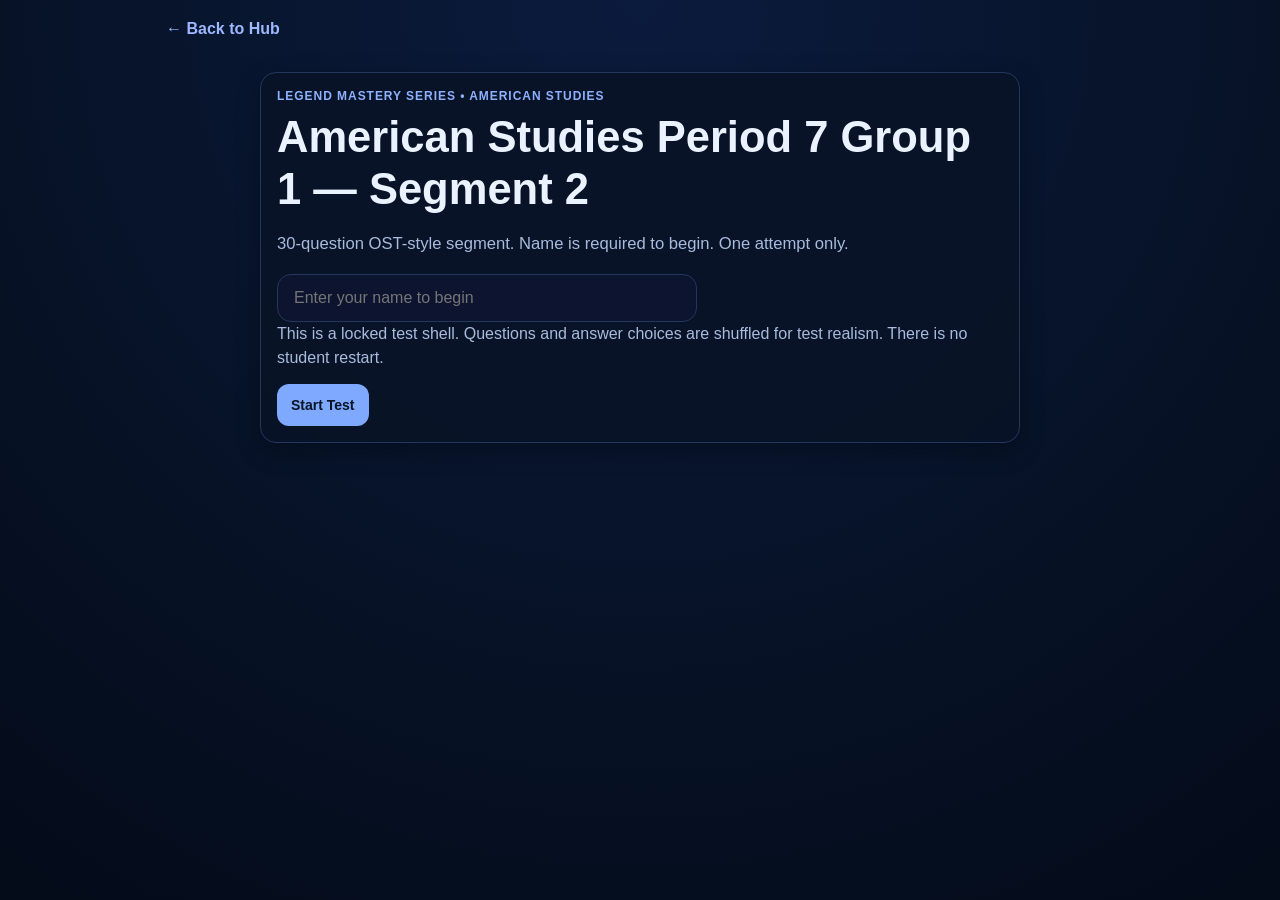
<file: games/period7-group1-segment2.html>
<!doctype html>
<html lang="en">
<head>
  <meta charset="utf-8" />
  <meta name="viewport" content="width=device-width,initial-scale=1" />
  <title>American Studies Period 7 Group 1 — Segment 2</title>
  <link rel="stylesheet" href="../styles.css" />
  <style>
    :root{
      --bg:#071226;
      --panel:#0b1730;
      --line:#23365c;
      --text:#eaf2ff;
      --muted:#a9bbdd;
      --warn:#f4b740;
      --good:#4fd18b;
    }
    *{box-sizing:border-box}
    html,body{
      margin:0;
      padding:0;
      background:radial-gradient(circle at top,#0b1b3d 0%,#061124 65%,#040b19 100%);
      color:var(--text);
      font-family:Arial, Helvetica, sans-serif;
    }
    body{min-height:100vh}
    .wrap{max-width:980px;margin:0 auto;padding:20px 16px 40px}
    .back-link{display:inline-block;color:#9db8ff;text-decoration:none;font-weight:700;margin-bottom:10px}
    .topbar{display:flex;justify-content:space-between;align-items:flex-start;gap:12px;flex-wrap:wrap;margin-bottom:12px}
    .topbar-left,.topbar-right{display:flex;gap:8px;flex-wrap:wrap;align-items:center}
    .pill,.tag{
      border:1px solid var(--line);background:#081326;color:var(--text);
      border-radius:999px;padding:6px 10px;font-size:13px;font-weight:700;
    }
    .panel{
      background:rgba(8,19,38,.92);border:1px solid var(--line);border-radius:16px;
      padding:16px;margin-bottom:14px;box-shadow:0 8px 24px rgba(0,0,0,.28);
    }
    .name-card{max-width:760px;margin:24px auto 0}
    .kicker{
      color:#8eb1ff;font-size:12px;font-weight:800;text-transform:uppercase;
      letter-spacing:.08em;margin-bottom:8px;
    }
    h1,h2{margin:0 0 10px;line-height:1.2}
    .sub,.help,.muted{color:var(--muted);line-height:1.5}
    .input{
      width:100%;min-height:44px;border-radius:12px;border:1px solid var(--line);
      background:#071222;color:var(--text);padding:10px 12px;font-size:16px;
    }
    .stats{display:grid;grid-template-columns:repeat(4,minmax(0,1fr));gap:10px}
    .stat{background:#081326;border:1px solid var(--line);border-radius:12px;padding:12px}
    .stat-label{color:var(--muted);font-size:12px;font-weight:800;text-transform:uppercase;margin-bottom:6px}
    .stat-value{font-size:18px;font-weight:800;color:var(--text)}
    .progress-wrap{
      margin-top:12px;width:100%;height:12px;border-radius:999px;overflow:hidden;
      background:#071222;border:1px solid var(--line);
    }
    .progress-bar{height:100%;background:linear-gradient(90deg,#6ea2ff,#9bc2ff)}
    .question-card{margin-top:4px}
    .q-type{color:#9db8ff;font-size:13px;font-weight:800;margin-bottom:10px}
    .q-stem{font-size:22px;line-height:1.35;font-weight:800;margin-bottom:16px}
    .prompt-box,.passage{
      background:#081326;border:1px solid var(--line);border-radius:12px;
      padding:12px;margin-bottom:14px;line-height:1.6;
    }
    .choices{display:grid;gap:10px}
    .choice{
      width:100%;text-align:left;border:1px solid var(--line);background:#071222;color:var(--text);
      border-radius:12px;padding:12px 14px;min-height:50px;font-size:16px;font-weight:700;cursor:pointer;
    }
    .choice:hover{border-color:#5f8fff}
    .choice.selected{background:#11254b;border-color:#79a9ff}
    .choice-letter{display:inline-block;min-width:28px;color:#aecdff}
    .footer-actions{display:flex;gap:10px;flex-wrap:wrap;align-items:center;margin-top:14px}
    button{
      min-height:42px;border:none;border-radius:12px;padding:10px 14px;font-size:14px;font-weight:800;
      cursor:pointer;background:#7ea9ff;color:#071426;
    }
    button.secondary{background:#1a2d52;color:var(--text);border:1px solid var(--line)}
    button.warn{background:#f4b740;color:#2a1b00}
    button:disabled{opacity:.45;cursor:not-allowed}
    .review-box{display:grid;gap:12px;margin-top:12px}
    .review-item{border:1px solid var(--line);border-radius:12px;padding:12px;background:#081326}
    .review-top{display:flex;justify-content:space-between;gap:10px;align-items:center;margin-bottom:8px}
    .sep{border:none;border-top:1px solid var(--line);margin:16px 0}
    .result-ready{color:var(--good)}
    .result-review{color:var(--warn)}
    .submit-status{margin-top:10px;color:var(--muted);font-weight:700}
    .submit-status.error{color:#ff9b9b}
    .submit-status.good{color:var(--good)}
    @media (max-width:760px){
      .stats{grid-template-columns:repeat(2,minmax(0,1fr))}
      .q-stem{font-size:18px}
    }
  </style>
</head>
<body>
  <div class="wrap" id="app"></div>

<script>
const SCRIPT_URL = "https://script.google.com/macros/s/AKfycbxs-3yj0_p8rPFP3H3a3E8vv6YXBH6U3ssNs_Wv5JM_Zm_8XwmBwrtaDNpBUfyjKmauOg/exec";

const TEST_META = {
  "subject": "American Studies",
  "week": "Period 7 Small-Group Targeted Build",
  "day": "Group 1",
  "segment": "Segment 2",
  "title": "American Studies Period 7 Group 1 — Segment 2",
  "focus": "Application / Analysis"
};

const ATTEMPT_KEY = "AMSTUD_G1_S2_ATTEMPT_LOCK";
const STORAGE_KEY = "LEGEND_AMSTUD_G1_S2_STATE_V1";
const TEACHER_SECRET = "legend";
const TEACHER_OVERRIDE = new URLSearchParams(location.search).get("unlock") === TEACHER_SECRET;

const QUESTION_BANK = [
  {
    "id": "G1S2-Q01",
    "type": "partab",
    "cs": "CS 13",
    "efl": "Explain the causes and consequences of American imperialism.",
    "contentElaboration": "Spanish-American War and expansion",
    "passage": "Newspapers sensationalized events in Cuba, public anger rose after the USS Maine exploded, and pressure grew for intervention against Spain.",
    "partA": {
      "stem": "Part A: Which war is best described?",
      "choices": [
        "Spanish-American War",
        "World War I",
        "Mexican-American War",
        "Korean War"
      ],
      "answer": [
        0
      ]
    },
    "partB": {
      "stem": "Part B: What was one consequence of that war?",
      "choices": [
        "The United States gained overseas influence and territories",
        "The United States adopted permanent isolation from foreign affairs",
        "Congress abolished the navy",
        "All U.S. trade with Latin America ended"
      ],
      "answer": [
        0
      ]
    },
    "explain": "The Spanish-American War accelerated U.S. overseas expansion."
  },
  {
    "id": "G1S2-Q02",
    "type": "passage-mcq",
    "cs": "CS 13",
    "efl": "Explain the causes and consequences of American imperialism.",
    "contentElaboration": "territorial consequences",
    "passage": "Following victory in war, the United States controlled Puerto Rico and had increased influence in the Caribbean and Pacific.",
    "stem": "Which event most directly produced this result?",
    "choices": [
      "Spanish-American War",
      "Civil War",
      "Mexican-American War",
      "War of 1812"
    ],
    "answer": [
      0
    ],
    "explain": "The Spanish-American War greatly expanded U.S. overseas influence."
  },
  {
    "id": "G1S2-Q03",
    "type": "passage-mcq",
    "cs": "CS 14",
    "efl": "Explain the causes of American imperialism.",
    "contentElaboration": "markets and naval strategy",
    "passage": "A senator argues that a modern nation needs overseas markets, coaling stations, and a strong navy to protect trade and project power.",
    "stem": "Which motive for imperialism is most clearly shown?",
    "choices": [
      "economic and strategic expansion",
      "withdrawal from world affairs",
      "ending industrial growth",
      "reducing naval power"
    ],
    "answer": [
      0
    ],
    "explain": "The passage links imperialism to markets and military strategy."
  },
  {
    "id": "G1S2-Q04",
    "type": "partab",
    "cs": "CS 14",
    "efl": "Explain the causes of American imperialism.",
    "contentElaboration": "economic and strategic motives",
    "passage": "Business leaders call for overseas customers while naval strategists demand more coaling stations and protected sea lanes.",
    "partA": {
      "stem": "Part A: Which two motives are reflected most clearly?",
      "choices": [
        "economic opportunity and military strategy",
        "temperance and prohibition repeal",
        "agrarian self-sufficiency and isolation",
        "settlement of western territories only"
      ],
      "answer": [
        0
      ]
    },
    "partB": {
      "stem": "Part B: What broader policy did those motives support?",
      "choices": [
        "imperial expansion",
        "neutrality in Europe",
        "the New Deal",
        "civil rights reform"
      ],
      "answer": [
        0
      ]
    },
    "explain": "Economic and strategic motives both supported imperial expansion."
  },
  {
    "id": "G1S2-Q05",
    "type": "partab",
    "cs": "CS 15",
    "efl": "Explain how World War I affected the United States and the world.",
    "contentElaboration": "mobilization and debate",
    "passage": "The federal government coordinated railroads, encouraged bond purchases, and directed industrial production while Americans later debated the peace settlement.",
    "partA": {
      "stem": "Part A: Which effect of World War I is best shown?",
      "choices": [
        "expanded federal mobilization",
        "complete end of federal economic activity",
        "abolition of public messaging",
        "permanent U.S. membership in the League of Nations"
      ],
      "answer": [
        0
      ]
    },
    "partB": {
      "stem": "Part B: Which postwar question did many Americans debate?",
      "choices": [
        "whether the United States should join the League of Nations",
        "whether slavery should expand westward",
        "whether the colonies should ratify the Constitution",
        "whether the Northwest Territory should become a state"
      ],
      "answer": [
        0
      ]
    },
    "explain": "WWI expanded federal mobilization and sparked a debate over international involvement."
  },
  {
    "id": "G1S2-Q06",
    "type": "partab",
    "cs": "CS 15",
    "efl": "Explain how World War I affected the United States and the world.",
    "contentElaboration": "wartime messaging and limits",
    "passage": "The government promoted wartime unity, encouraged bond purchases, and punished some forms of antiwar speech during World War I.",
    "partA": {
      "stem": "Part A: Which method did the government use to build support for the war?",
      "choices": [
        "propaganda campaigns",
        "civil service reform",
        "interstate highway construction",
        "desegregation rulings"
      ],
      "answer": [
        0
      ]
    },
    "partB": {
      "stem": "Part B: What broader point does the passage illustrate?",
      "choices": [
        "War can expand federal influence over society and speech",
        "Wars always reduce government power",
        "Foreign conflict never affects domestic life",
        "The Bill of Rights ends during wartime"
      ],
      "answer": [
        0
      ]
    },
    "explain": "World War I increased federal influence over mobilization and public messaging."
  },
  {
    "id": "G1S2-Q07",
    "type": "passage-mcq",
    "cs": "CS 15",
    "efl": "Explain how World War I affected the United States and the world.",
    "contentElaboration": "draft and mobilization",
    "passage": "Millions of men registered for military service while factories adjusted production to meet wartime needs.",
    "stem": "Which conclusion is best supported?",
    "choices": [
      "World War I required large-scale national mobilization",
      "The war had little effect on the home front",
      "The draft ended before the United States entered the war",
      "Industry played no role in the conflict"
    ],
    "answer": [
      0
    ],
    "explain": "The passage shows both military and industrial mobilization."
  },
  {
    "id": "G1S2-Q08",
    "type": "partab",
    "cs": "CS 16",
    "efl": "Explain how postwar prosperity and technology changed American life.",
    "contentElaboration": "technology and leisure",
    "passage": "Millions of Americans listened to the same songs, news, and sports events at home through a new entertainment technology.",
    "partA": {
      "stem": "Part A: Which technology is best described?",
      "choices": [
        "radio",
        "telegraph",
        "steel plow",
        "cotton gin"
      ],
      "answer": [
        0
      ]
    },
    "partB": {
      "stem": "Part B: What was one important effect?",
      "choices": [
        "creation of a shared national culture",
        "end of all local communities",
        "collapse of consumer advertising",
        "reduction of mass entertainment"
      ],
      "answer": [
        0
      ]
    },
    "explain": "Radio helped create shared experiences across the country."
  },
  {
    "id": "G1S2-Q09",
    "type": "passage-mcq",
    "cs": "CS 17",
    "efl": "Explain how social and cultural tensions developed in the 1920s.",
    "contentElaboration": "modern vs traditional values",
    "passage": "One group celebrates jazz, films, and changing gender norms, while another condemns those trends and calls for stricter moral standards and older values.",
    "stem": "Which broader theme is best illustrated?",
    "choices": [
      "conflict between modern and traditional values",
      "universal agreement on social change",
      "the end of nativism",
      "disappearance of rural-urban differences"
    ],
    "answer": [
      0
    ],
    "explain": "The passage highlights the clash between modernism and traditionalism."
  },
  {
    "id": "G1S2-Q10",
    "type": "partab",
    "cs": "CS 17",
    "efl": "Explain how social and cultural tensions developed in the 1920s.",
    "contentElaboration": "nativism and restriction",
    "passage": "Lawmakers warn that newcomers are changing American culture and push for limits on immigration from certain parts of the world.",
    "partA": {
      "stem": "Part A: Which attitude is most clearly shown?",
      "choices": [
        "nativism",
        "containment",
        "laissez-faire",
        "abolitionism"
      ],
      "answer": [
        0
      ]
    },
    "partB": {
      "stem": "Part B: Which policy best fits that attitude?",
      "choices": [
        "immigration restriction",
        "creation of Social Security",
        "Lend-Lease aid",
        "desegregation orders"
      ],
      "answer": [
        0
      ]
    },
    "explain": "Nativism in the 1920s often led to restrictive immigration policies."
  },
  {
    "id": "G1S2-Q11",
    "type": "partab",
    "cs": "CS 17",
    "efl": "Explain how social and cultural tensions developed in the 1920s.",
    "contentElaboration": "women and modern culture",
    "passage": "Some Americans celebrated flappers, new fashions, and greater public independence for women, while others attacked those changes as moral decline.",
    "partA": {
      "stem": "Part A: Which broader theme is shown?",
      "choices": [
        "changing gender roles contributed to social tension",
        "Americans agreed completely about women's roles",
        "The 1920s ended modern culture",
        "Women lost all public influence"
      ],
      "answer": [
        0
      ]
    },
    "partB": {
      "stem": "Part B: Why did this matter historically?",
      "choices": [
        "It showed that cultural change could divide the nation",
        "It ended all debate about rights and culture",
        "It proved that rural and urban communities were identical",
        "It prevented future reform movements"
      ],
      "answer": [
        0
      ]
    },
    "explain": "Changing roles for women became part of wider 1920s social conflict."
  },
  {
    "id": "G1S2-Q12",
    "type": "passage-mcq",
    "cs": "CS 17",
    "efl": "Explain how social and cultural tensions developed in the 1920s.",
    "contentElaboration": "religion and science",
    "passage": "A teacher is attacked for presenting modern scientific ideas that some community members believe contradict traditional religious teaching.",
    "stem": "Which broader 1920s conflict does the passage best reflect?",
    "choices": [
      "tension between modern ideas and traditional beliefs",
      "debate over the New Deal",
      "argument over imperialism",
      "conflict about Reconstruction policy"
    ],
    "answer": [
      0
    ],
    "explain": "The passage reflects the clash between modern thought and traditional religious belief."
  },
  {
    "id": "G1S2-Q13",
    "type": "partab",
    "cs": "CS 18",
    "efl": "Explain the causes of the Great Depression.",
    "contentElaboration": "speculation and debt",
    "passage": "In the late 1920s, many investors bought stocks on margin, banks made risky loans, and consumers purchased goods using increasing amounts of credit.",
    "partA": {
      "stem": "Part A: Which crisis followed these conditions?",
      "choices": [
        "Great Depression",
        "Era of Good Feelings",
        "Progressive Era",
        "Reconstruction"
      ],
      "answer": [
        0
      ]
    },
    "partB": {
      "stem": "Part B: Which explanation is best supported?",
      "choices": [
        "Underlying weaknesses made economic collapse more likely",
        "Debt and speculation made the economy permanently stable",
        "Banks were insulated from all risk",
        "Consumers avoided financial danger"
      ],
      "answer": [
        0
      ]
    },
    "explain": "Speculation, risky lending, and heavy debt made the economy vulnerable."
  },
  {
    "id": "G1S2-Q14",
    "type": "passage-mcq",
    "cs": "CS 18",
    "efl": "Explain the causes of the Great Depression.",
    "contentElaboration": "banking weakness",
    "passage": "As banks failed, people lost savings and many businesses and families could no longer borrow money to keep operating.",
    "stem": "Which conclusion is best supported?",
    "choices": [
      "Bank failures deepened the Depression by reducing savings and credit",
      "Bank failures immediately solved the crisis",
      "Credit became easier to obtain during the Depression",
      "Consumers gained more financial confidence"
    ],
    "answer": [
      0
    ],
    "explain": "Bank failures wiped out savings and restricted credit."
  },
  {
    "id": "G1S2-Q15",
    "type": "passage-mcq",
    "cs": "CS 18",
    "efl": "Explain the causes of the Great Depression.",
    "contentElaboration": "interconnected causes",
    "passage": "Farm prices were weak, consumers carried debt, investors speculated, and banks made risky loans during the late 1920s.",
    "stem": "Which statement best explains the passage?",
    "choices": [
      "The Great Depression had multiple interconnected causes",
      "The Depression resulted from only one isolated event",
      "The economy was secure because agriculture was strong",
      "Speculation had no impact on economic stability"
    ],
    "answer": [
      0
    ],
    "explain": "The passage shows several overlapping weaknesses that contributed to collapse."
  },
  {
    "id": "G1S2-Q16",
    "type": "partab",
    "cs": "CS 18",
    "efl": "Explain the causes of the Great Depression.",
    "contentElaboration": "consumer debt and vulnerability",
    "passage": "A worker loses a job but still owes money on major purchases made on installment plans, while the local bank tightens lending.",
    "partA": {
      "stem": "Part A: Which economic weakness is shown most clearly?",
      "choices": [
        "heavy consumer debt made families vulnerable",
        "industrial production was too low because of no demand",
        "speculation had ended before the crash",
        "credit was easy to obtain during the Depression"
      ],
      "answer": [
        0
      ]
    },
    "partB": {
      "stem": "Part B: Why did that weakness matter?",
      "choices": [
        "It made economic downturns harder for families to survive",
        "It guaranteed quick recovery",
        "It prevented bank failures",
        "It reduced unemployment immediately"
      ],
      "answer": [
        0
      ]
    },
    "explain": "Debt left many families exposed when jobs and credit disappeared."
  },
  {
    "id": "G1S2-Q17",
    "type": "partab",
    "cs": "CS 19",
    "efl": "Explain federal responses to the Great Depression.",
    "contentElaboration": "New Deal and relief",
    "passage": "The federal government funded work projects, insured bank deposits, and created old-age pensions while expanding economic regulation.",
    "partA": {
      "stem": "Part A: Which broader response is described?",
      "choices": [
        "New Deal programs",
        "Imperialist expansion",
        "strict laissez-faire withdrawal",
        "postwar suburbanization"
      ],
      "answer": [
        0
      ]
    },
    "partB": {
      "stem": "Part B: What major effect did this response have?",
      "choices": [
        "The federal government's role expanded",
        "The federal government ended all relief efforts",
        "States gained complete control over national banking",
        "Public works were abolished"
      ],
      "answer": [
        0
      ]
    },
    "explain": "New Deal programs significantly expanded the federal role in economic life."
  },
  {
    "id": "G1S2-Q18",
    "type": "partab",
    "cs": "CS 19",
    "efl": "Explain federal responses to the Great Depression.",
    "contentElaboration": "banking reform",
    "passage": "After bank failures shook public confidence, the federal government created protections so depositors would not lose savings when banks collapsed.",
    "partA": {
      "stem": "Part A: Which New Deal response is best described?",
      "choices": [
        "FDIC insurance",
        "Social Security",
        "Lend-Lease",
        "GI Bill"
      ],
      "answer": [
        0
      ]
    },
    "partB": {
      "stem": "Part B: What problem was this designed to address?",
      "choices": [
        "loss of savings and weak confidence in banks",
        "immigration restriction",
        "imperialist competition",
        "wartime production shortages"
      ],
      "answer": [
        0
      ]
    },
    "explain": "FDIC insurance protected deposits and strengthened confidence in the banking system."
  },
  {
    "id": "G1S2-Q19",
    "type": "partab",
    "cs": "CS 20",
    "efl": "Explain the causes and consequences of World War II.",
    "contentElaboration": "appeasement and aggression",
    "passage": "Germany violated treaty limits, remilitarized, absorbed nearby territory, and faced weak responses from other powers in the 1930s.",
    "partA": {
      "stem": "Part A: What was one result of weak responses to aggression?",
      "choices": [
        "Axis leaders became more aggressive",
        "World peace became secure",
        "Military buildups ended",
        "The League of Nations gained strong enforcement power"
      ],
      "answer": [
        0
      ]
    },
    "partB": {
      "stem": "Part B: Which global conflict followed?",
      "choices": [
        "World War II",
        "War of 1812",
        "Spanish-American War",
        "Cold War only"
      ],
      "answer": [
        0
      ]
    },
    "explain": "Unchecked aggression in the 1930s helped lead directly to World War II."
  },
  {
    "id": "G1S2-Q20",
    "type": "passage-mcq",
    "cs": "CS 20",
    "efl": "Explain the causes and consequences of World War II.",
    "contentElaboration": "Versailles and instability",
    "passage": "After World War I, many Germans faced economic hardship and resentment tied to the Treaty of Versailles, while extremist movements gained support.",
    "stem": "Which conclusion is best supported?",
    "choices": [
      "Postwar conditions helped create instability that later fueled World War II",
      "The Treaty of Versailles created lasting political harmony",
      "Economic prosperity prevented extremism",
      "European nationalism disappeared after the war"
    ],
    "answer": [
      0
    ],
    "explain": "Economic hardship and resentment contributed to later instability and extremism."
  },
  {
    "id": "G1S2-Q21",
    "type": "passage-mcq",
    "cs": "CS 20",
    "efl": "Explain the causes and consequences of World War II.",
    "contentElaboration": "Axis expansion",
    "passage": "Italy invaded Ethiopia, Japan expanded in Asia, and Germany continued violating treaty limits while democratic powers often hesitated to respond forcefully.",
    "stem": "Which conclusion is best supported?",
    "choices": [
      "Aggressive expansion by Axis powers went largely unchecked in the 1930s",
      "Democratic powers consistently stopped aggression early",
      "World War II began because all treaties were strictly enforced",
      "Japan avoided expansion during the 1930s"
    ],
    "answer": [
      0
    ],
    "explain": "The passage shows repeated aggressive actions and weak resistance."
  },
  {
    "id": "G1S2-Q22",
    "type": "partab",
    "cs": "CS 20",
    "efl": "Explain the causes and consequences of World War II.",
    "contentElaboration": "war origins",
    "passage": "Leaders hoped concessions would preserve peace, but dictators interpreted those concessions as weakness and continued expanding.",
    "partA": {
      "stem": "Part A: Which policy is best described?",
      "choices": [
        "appeasement",
        "containment",
        "isolationism",
        "detente"
      ],
      "answer": [
        0
      ]
    },
    "partB": {
      "stem": "Part B: What was a major consequence of that policy?",
      "choices": [
        "Aggression continued and war became more likely",
        "The Axis powers immediately stopped expanding",
        "All international tensions disappeared",
        "The League of Nations gained complete authority"
      ],
      "answer": [
        0
      ]
    },
    "explain": "Appeasement failed to stop aggression and made a larger war more likely."
  },
  {
    "id": "G1S2-Q23",
    "type": "partab",
    "cs": "CS 21",
    "efl": "Explain the U.S. transition from isolationism to involvement in World War II.",
    "contentElaboration": "policy sequence",
    "passage": "The United States first passed Neutrality Acts, then used cash-and-carry, later approved Lend-Lease, and finally entered the war after Pearl Harbor.",
    "partA": {
      "stem": "Part A: Which statement best summarizes this sequence?",
      "choices": [
        "The nation moved gradually from isolation toward intervention",
        "The nation remained completely neutral throughout the war",
        "The United States entered the war before aiding other nations",
        "Policy returned to strict isolation after Pearl Harbor"
      ],
      "answer": [
        0
      ]
    },
    "partB": {
      "stem": "Part B: Which event triggered direct U.S. entry into the war?",
      "choices": [
        "attack on Pearl Harbor",
        "passage of the Dawes Act",
        "sinking of the Titanic",
        "formation of NATO"
      ],
      "answer": [
        0
      ]
    },
    "explain": "The sequence shows a gradual shift away from isolation, with Pearl Harbor prompting direct entry."
  },
  {
    "id": "G1S2-Q24",
    "type": "passage-mcq",
    "cs": "CS 21",
    "efl": "Explain the U.S. transition from isolationism to involvement in World War II.",
    "contentElaboration": "aid before entry",
    "passage": "Before entering the war directly, the United States provided weapons and supplies to Allied nations fighting Axis powers.",
    "stem": "Which policy best matches the passage?",
    "choices": [
      "Lend-Lease",
      "Dawes Act",
      "Pure Food and Drug Act",
      "Pendleton Act"
    ],
    "answer": [
      0
    ],
    "explain": "Lend-Lease allowed the United States to aid Allied nations before direct entry."
  },
  {
    "id": "G1S2-Q25",
    "type": "partab",
    "cs": "CS 21",
    "efl": "Explain the U.S. transition from isolationism to involvement in World War II.",
    "contentElaboration": "shift in public policy",
    "passage": "A lawmaker who once favored neutrality later supports sending aid to Britain because a Nazi victory would threaten U.S. security and trade.",
    "partA": {
      "stem": "Part A: Which broader change does this best illustrate?",
      "choices": [
        "movement away from isolationism",
        "return to mercantilism",
        "support for colonial dependence",
        "end of naval power"
      ],
      "answer": [
        0
      ]
    },
    "partB": {
      "stem": "Part B: Which idea supports that shift?",
      "choices": [
        "events abroad could directly affect U.S. security",
        "foreign wars never affect the United States",
        "aid to allies always violates the Constitution",
        "the nation should avoid all international trade"
      ],
      "answer": [
        0
      ]
    },
    "explain": "The reasoning reflects the growing view that overseas events mattered to U.S. interests."
  },
  {
    "id": "G1S2-Q26",
    "type": "passage-mcq",
    "cs": "CS 21",
    "efl": "Explain the U.S. transition from isolationism to involvement in World War II.",
    "contentElaboration": "causation and sequence",
    "passage": "Neutrality laws came first, then limited aid, then larger-scale support for the Allies, and finally direct military entry after an attack.",
    "stem": "Which historical skill is most useful for analyzing the passage?",
    "choices": [
      "understanding sequence and cause-effect",
      "memorizing unrelated dates",
      "studying only geography",
      "focusing only on individual biographies"
    ],
    "answer": [
      0
    ],
    "explain": "The passage is best understood by tracing the sequence and causation of policy change."
  }
];

function hash32(str){
  let h = 2166136261 >>> 0;
  for(let i=0;i<str.length;i++){ h ^= str.charCodeAt(i); h = Math.imul(h, 16777619); }
  return h >>> 0;
}
function mulberry32(a){
  return function(){
    let t = a += 0x6D2B79F5;
    t = Math.imul(t ^ (t >>> 15), t | 1);
    t ^= t + Math.imul(t ^ (t >>> 7), t | 61);
    return ((t ^ (t >>> 14)) >>> 0) / 4294967296;
  };
}
function shuffleArray(arr, seedStr){
  const a = arr.slice(), rand = mulberry32(hash32(seedStr));
  for(let i=a.length-1;i>0;i--){ const j = Math.floor(rand() * (i + 1)); [a[i], a[j]] = [a[j], a[i]]; }
  return a;
}
function shuffleIndices(length, seedStr){
  const arr = Array.from({length}, (_, i) => i), rand = mulberry32(hash32(seedStr));
  for(let i=arr.length-1;i>0;i--){ const j = Math.floor(rand() * (i + 1)); [arr[i], arr[j]] = [arr[j], arr[i]]; }
  return arr;
}
function cloneQuestion(q){ return JSON.parse(JSON.stringify(q)); }
function remapQuestion(q, seedStr){
  const question = cloneQuestion(q);
  if(question.type === "mc" || question.type === "multiselect" || question.type === "dropdown" || question.type === "passage-mcq"){
    if(Array.isArray(question.choices) && question.choices.length > 1){
      const order = shuffleIndices(question.choices.length, seedStr), inverseMap = {};
      order.forEach((oldIdx, newIdx) => inverseMap[oldIdx] = newIdx);
      question.choices = order.map(i => question.choices[i]);
      question.answer = question.answer.map(oldIdx => inverseMap[oldIdx]).sort((a,b)=>a-b);
    }
  }
  if(question.type === "partab"){
    if(Array.isArray(question.partA?.choices) && question.partA.choices.length > 1){
      const orderA = shuffleIndices(question.partA.choices.length, `${seedStr}|partA`), inverseA = {};
      orderA.forEach((oldIdx, newIdx) => inverseA[oldIdx] = newIdx);
      question.partA.choices = orderA.map(i => question.partA.choices[i]);
      question.partA.answer = question.partA.answer.map(oldIdx => inverseA[oldIdx]).sort((a,b)=>a-b);
    }
    if(Array.isArray(question.partB?.choices) && question.partB.choices.length > 1){
      const orderB = shuffleIndices(question.partB.choices.length, `${seedStr}|partB`), inverseB = {};
      orderB.forEach((oldIdx, newIdx) => inverseB[oldIdx] = newIdx);
      question.partB.choices = orderB.map(i => question.partB.choices[i]);
      question.partB.answer = question.partB.answer.map(oldIdx => inverseB[oldIdx]).sort((a,b)=>a-b);
    }
  }
  return question;
}
function escapeHtml(str){
  return String(str ?? "").replace(/[&<>"']/g, s => ({ "&":"&amp;","<":"&lt;",">":"&gt;",'"':"&quot;","'":"&#39;" })[s]);
}
function nowLocalString(d){ return new Date(d).toLocaleString(); }
function formatRuntime(seconds){
  const total = Math.max(0, Math.floor(seconds));
  const h = Math.floor(total / 3600).toString().padStart(2,"0");
  const m = Math.floor((total % 3600) / 60).toString().padStart(2,"0");
  const s = Math.floor(total % 60).toString().padStart(2,"0");
  return `${h}:${m}:${s}`;
}
function letter(i){ return ["A","B","C","D","E","F"][i] || ""; }
function normalizeArray(arr){ return Array.isArray(arr) ? [...arr].sort((a,b)=>a-b) : []; }
function sameArray(a,b){
  const aa = normalizeArray(a), bb = normalizeArray(b);
  return aa.length === bb.length && aa.every((v,i)=>v===bb[i]);
}

let QUESTIONS = [];
let state = { studentName:"", startedAt:null, current:0, answers:[], submitted:false, score:null, attemptNumber:1, questionOrderSeed:null };
let submitInFlight = false;

function save(){ localStorage.setItem(STORAGE_KEY, JSON.stringify(state)); }
function load(){
  try{
    const raw = localStorage.getItem(STORAGE_KEY);
    if(raw){
      const parsed = JSON.parse(raw);
      if(parsed && !parsed.submitted) state = parsed;
    }
  }catch(err){}
}
function isLocked(){ return TEACHER_OVERRIDE ? false : localStorage.getItem(ATTEMPT_KEY) === "USED"; }
function teacherBadge(){ return TEACHER_OVERRIDE ? `<span class="pill">Teacher Override Active</span>` : ``; }
function teacherUnlockNow(){ localStorage.removeItem(ATTEMPT_KEY); localStorage.removeItem(STORAGE_KEY); location.reload(); }
function countAnswered(){ return state.answers.filter(a => a !== null).length; }
function buildQuestions(){
  const seed = state.questionOrderSeed || "default-seed";
  QUESTIONS = QUESTION_BANK.map((q, idx) => remapQuestion(q, `${seed}|${q.id || idx}|choices`));
  QUESTIONS = shuffleArray(QUESTIONS, `${seed}|question-order`);
  if(!Array.isArray(state.answers) || state.answers.length !== QUESTIONS.length){
    state.answers = Array(QUESTIONS.length).fill(null);
  }
}
function isCorrect(q, answer){
  if(q.type === "mc" || q.type === "multiselect" || q.type === "dropdown" || q.type === "passage-mcq") return sameArray(answer, q.answer);
  if(q.type === "matching") return sameArray(answer, q.answer);
  if(q.type === "partab"){
    if(!answer || !Array.isArray(answer.partA) || !Array.isArray(answer.partB)) return false;
    return sameArray(answer.partA, q.partA.answer) && sameArray(answer.partB, q.partB.answer);
  }
  return false;
}
function currentAnswerLabel(q, ans){
  if(ans === null) return "No answer";
  if(q.type === "mc" || q.type === "multiselect" || q.type === "dropdown" || q.type === "passage-mcq") return ans.map(i => letter(i)).join(", ");
  if(q.type === "matching") return "Answered";
  if(q.type === "partab"){
    const a = (ans.partA || []).map(i => letter(i)).join(", ");
    const b = (ans.partB || []).map(i => letter(i)).join(", ");
    return `Part A: ${a || "-"} | Part B: ${b || "-"}`;
  }
  return "Answered";
}
function buildLockedScreen(){
  document.getElementById("app").innerHTML = `
    <a class="back-link" href="../index.html">← Back to Hub</a>
    <div class="panel">
      <div class="kicker">Attempt Locked</div>
      <h1>${TEST_META.title}</h1>
      <p class="sub">This segment has already been completed on this device/browser.</p>
      <div class="footer-actions">
        ${TEACHER_OVERRIDE ? `<button class="warn" onclick="teacherUnlockNow()">Teacher Unlock This Browser</button>` : ``}
        <button onclick="location.href='../index.html'">Back to Hub</button>
      </div>
    </div>`;
}
function buildIntro(){
  document.getElementById("app").innerHTML = `
    <a class="back-link" href="../index.html">← Back to Hub</a>
    <div class="panel name-card">
      <div class="kicker">Legend Mastery Series • American Studies</div>
      <h1>${TEST_META.title}</h1>
      <p class="sub">30-question OST-style segment. Name is required to begin. One attempt only.</p>
      <input id="nameInput" class="input" type="text" maxlength="60" placeholder="Enter your name to begin" />
      <div class="help">This is a locked test shell. Questions and answer choices are shuffled for test realism. There is no student restart.</div>
      <div class="footer-actions">
        ${TEACHER_OVERRIDE ? `<span class="tag">Teacher Override Active</span>` : ``}
        <button id="startBtn">Start Test</button>
      </div>
    </div>`;
  document.getElementById("startBtn").onclick = () => {
    const name = document.getElementById("nameInput").value.trim();
    if(!name){ alert("Enter your name to begin."); return; }
    state.studentName = name;
    state.startedAt = new Date().toISOString();
    state.attemptNumber = 1;
    state.questionOrderSeed = `${state.studentName}|${state.startedAt}|${TEST_META.title}`;
    buildQuestions(); save(); renderTest();
  };
}
function confirmReviewOpen(){ if(confirm("Open the review screen? From there, students can inspect answers and submit the segment.")) reviewScreen(); }
function buildTopbar(){
  const started = new Date(state.startedAt);
  const runtime = formatRuntime((Date.now() - started.getTime()) / 1000);
  const answered = countAnswered();
  const progressPct = Math.round((answered / QUESTIONS.length) * 100);
  return `
    <a class="back-link" href="../index.html">← Back to Hub</a>
    <div class="topbar">
      <div class="topbar-left">${TEACHER_OVERRIDE ? `<button class="warn" onclick="teacherUnlockNow()">Teacher Unlock</button>` : ``}</div>
      <div class="topbar-right">
        <button class="secondary" onclick="confirmReviewOpen()">Open Review Screen</button>
        ${teacherBadge()}
        <span class="pill">Name: ${escapeHtml(state.studentName)}</span>
        <span class="pill">Attempt: ${state.attemptNumber}</span>
        <span class="pill">Started: ${escapeHtml(nowLocalString(started))}</span>
        <span class="pill">Runtime: <span id="runtimeDisplay">${runtime}</span></span>
      </div>
    </div>
    <div class="panel">
      <div class="stats">
        <div class="stat"><div class="stat-label">Test</div><div class="stat-value">${TEST_META.day} ${TEST_META.segment}</div></div>
        <div class="stat"><div class="stat-label">Focus</div><div class="stat-value">${TEST_META.focus}</div></div>
        <div class="stat"><div class="stat-label">Progress</div><div class="stat-value">${answered} / ${QUESTIONS.length}</div></div>
        <div class="stat"><div class="stat-label">Completion</div><div class="stat-value">${progressPct}%</div></div>
      </div>
      <div class="progress-wrap"><div class="progress-bar" style="width:${progressPct}%"></div></div>
    </div>`;
}
function renderQuestion(){
  const q = QUESTIONS[state.current], currentAnswer = state.answers[state.current];
  document.getElementById("app").innerHTML = buildTopbar() + `
    <div class="panel question-card">
      <div class="q-type">Question ${state.current + 1} of ${QUESTIONS.length} • ${escapeHtml(q.type.toUpperCase())} • ${escapeHtml(q.cs)}</div>
      ${q.passage ? `<div class="passage">${escapeHtml(q.passage)}</div>` : ``}
      ${q.prompt ? `<div class="prompt-box">${escapeHtml(q.prompt)}</div>` : ``}
      <div class="q-stem">${escapeHtml(q.stem)}</div>
      ${renderInputForQuestion(q, currentAnswer)}
      <div class="footer-actions">
        <button class="secondary" ${state.current === 0 ? "disabled" : ""} onclick="prevQuestion()">Previous</button>
        <button class="secondary" onclick="skipQuestion()">Skip</button>
      </div>
    </div>`;
}
function renderInputForQuestion(q, currentAnswer){
  if(q.type === "mc" || q.type === "passage-mcq" || q.type === "dropdown"){
    return `<div class="choices">${q.choices.map((choice, i) => `
      <button class="choice ${currentAnswer !== null && currentAnswer[0] === i ? "selected" : ""}" onclick="selectChoice([${i}])">
        <span class="choice-letter">${letter(i)}.</span> ${escapeHtml(choice)}
      </button>`).join("")}</div>`;
  }
  if(q.type === "multiselect"){
    const selected = Array.isArray(currentAnswer) ? currentAnswer : [];
    return `<div class="choices">${q.choices.map((choice, i) => `
      <button class="choice ${selected.includes(i) ? "selected" : ""}" onclick="toggleMulti(${i})">
        <span class="choice-letter">${letter(i)}.</span> ${escapeHtml(choice)}
      </button>`).join("")}</div>
      <div class="footer-actions"><button onclick="submitMulti()">Submit Answer</button></div>`;
  }
  if(q.type === "matching"){
    const current = Array.isArray(currentAnswer) ? currentAnswer.slice() : Array(q.left.length).fill(null);
    return q.left.map((leftText, idx) => `
      <div class="prompt-box">
        <div><strong>${escapeHtml(leftText)}</strong></div>
        <select class="input" onchange="selectMatch(${idx}, this.value)">
          <option value="">Choose a match</option>
          ${q.right.map((r, i) => `<option value="${i}" ${current[idx] === i ? "selected" : ""}>${escapeHtml(r)}</option>`).join("")}
        </select>
      </div>`).join("") + `<div class="footer-actions"><button onclick="submitMatching()">Submit Answer</button></div>`;
  }
  if(q.type === "partab"){
    const ans = currentAnswer || {partA:[], partB:[]};
    const partAReady = Array.isArray(ans.partA) && ans.partA.length > 0;
    const partBReady = Array.isArray(ans.partB) && ans.partB.length > 0;
    return `
      <div class="prompt-box"><strong>${escapeHtml(q.partA.stem)}</strong></div>
      <div class="choices">${q.partA.choices.map((choice, i) => `
        <button class="choice ${ans.partA.includes(i) ? "selected" : ""}" onclick="selectPart('A', [${i}])">
          <span class="choice-letter">${letter(i)}.</span> ${escapeHtml(choice)}
        </button>`).join("")}</div>
      <div class="prompt-box" style="margin-top:14px;"><strong>${escapeHtml(q.partB.stem)}</strong></div>
      <div class="choices">${q.partB.choices.map((choice, i) => `
        <button class="choice ${ans.partB.includes(i) ? "selected" : ""}" onclick="selectPart('B', [${i}])">
          <span class="choice-letter">${letter(i)}.</span> ${escapeHtml(choice)}
        </button>`).join("")}</div>
      <div class="footer-actions">
        <button onclick="submitPartAB()" ${(!partAReady || !partBReady) ? "disabled" : ""}>Submit Answer</button>
      </div>`;
  }
  return `<div class="muted">Unsupported question type.</div>`;
}
function selectChoice(arr){ state.answers[state.current] = arr; save(); nextQuestion(); }
function toggleMulti(idx){
  let current = Array.isArray(state.answers[state.current]) ? [...state.answers[state.current]] : [];
  if(current.includes(idx)) current = current.filter(v => v !== idx);
  else current.push(idx);
  state.answers[state.current] = current.sort((a,b)=>a-b);
  save(); renderQuestion();
}
function submitMulti(){ if(!Array.isArray(state.answers[state.current]) || !state.answers[state.current].length){ alert("Select at least one answer."); return; } nextQuestion(); }
function selectMatch(idx, value){
  let current = Array.isArray(state.answers[state.current]) ? [...state.answers[state.current]] : Array(QUESTIONS[state.current].left.length).fill(null);
  current[idx] = value === "" ? null : Number(value);
  state.answers[state.current] = current;
  save();
}
function submitMatching(){
  const ans = state.answers[state.current];
  if(!Array.isArray(ans) || ans.some(v => v === null)){ alert("Complete all matches before continuing."); return; }
  nextQuestion();
}
function selectPart(which, arr){
  const current = state.answers[state.current] || {partA:[], partB:[]};
  if(which === 'A') current.partA = arr;
  if(which === 'B') current.partB = arr;
  state.answers[state.current] = current;
  save(); renderQuestion();
}
function submitPartAB(){
  const ans = state.answers[state.current];
  if(!ans || !Array.isArray(ans.partA) || !ans.partA.length || !Array.isArray(ans.partB) || !ans.partB.length){
    alert("Answer both Part A and Part B before continuing.");
    return;
  }
  nextQuestion();
}
function setSubmitStatus(message, kind=""){
  const el = document.getElementById("submitStatus");
  if(!el) return;
  el.className = `submit-status${kind ? " " + kind : ""}`;
  el.textContent = message || "";
}
function withTimeout(promise, ms){
  return Promise.race([
    promise,
    new Promise((_, reject) => setTimeout(() => reject(new Error("timeout")), ms))
  ]);
}
function prevQuestion(){ if(state.current > 0){ state.current--; save(); renderQuestion(); } }
function skipQuestion(){ if(state.current < QUESTIONS.length - 1){ state.current++; save(); renderQuestion(); } else reviewScreen(); }
function nextQuestion(){
  if(state.current < QUESTIONS.length - 1){ state.current++; save(); renderQuestion(); }
  else reviewScreen();
}
function jumpToQuestion(idx){ state.current = idx; save(); renderQuestion(); }
function renderTest(){ renderQuestion(); }
function reviewScreen(){
  const answered = countAnswered();
  const unanswered = QUESTIONS.length - answered;
  document.getElementById("app").innerHTML = buildTopbar() + `
    <div class="panel">
      <h2>Review Before Submitting</h2>
      <p class="sub">Answered: ${answered} of ${QUESTIONS.length}. Unanswered: ${unanswered}.</p>
      <div class="review-box">
        ${QUESTIONS.map((q, idx) => `
          <div class="review-item">
            <div class="review-top">
              <strong>Q${String(idx + 1).padStart(2,"0")}</strong>
              <span class="tag">${q.cs}</span>
            </div>
            <div class="muted">${escapeHtml(q.stem)}</div>
            <div style="margin-top:8px;">
              ${state.answers[idx] === null
                ? `<span class="tag">No answer</span>`
                : `<span class="tag">Answered: ${escapeHtml(currentAnswerLabel(q, state.answers[idx]))}</span>`
              }
            </div>
            <div class="footer-actions">
              <button class="secondary" onclick="jumpToQuestion(${idx})">Go to Question</button>
            </div>
          </div>`).join("")}
      </div>
      <hr class="sep">
      <div class="footer-actions">
        <button class="secondary" onclick="renderQuestion()">Back to Test</button>
        <button id="submitSegmentBtn" onclick="submitTest()">Submit Segment</button>
      </div>
      <div id="submitStatus" class="submit-status"></div>
    </div>`;
}
async function submitTest(){
  if(state.submitted || submitInFlight) return;

  const unanswered = QUESTIONS.length - countAnswered();
  if(unanswered > 0){
    const proceed = confirm(`There ${unanswered === 1 ? "is" : "are"} still ${unanswered} unanswered question${unanswered === 1 ? "" : "s"}. Submit anyway?`);
    if(!proceed) return;
  }

  submitInFlight = true;
  const submitBtn = document.getElementById("submitSegmentBtn");
  if(submitBtn){
    submitBtn.disabled = true;
    submitBtn.textContent = "Submitting...";
  }
  setSubmitStatus("Submitting to the spreadsheet. Please wait...", "");

  const endedAt = new Date().toISOString();
  const score = QUESTIONS.reduce((sum, q, idx) => sum + (isCorrect(q, state.answers[idx]) ? 1 : 0), 0);
  const accuracy = Math.round((score / QUESTIONS.length) * 100);

  const payload = {
    studentName: state.studentName,
    subject: TEST_META.subject,
    week: TEST_META.week,
    day: TEST_META.day,
    segment: TEST_META.segment,
    title: TEST_META.title,
    focus: TEST_META.focus,
    startedAt: state.startedAt,
    endedAt,
    runtimeSeconds: Math.round((new Date(endedAt) - new Date(state.startedAt)) / 1000),
    score,
    total: QUESTIONS.length,
    accuracy,
    attemptNumber: state.attemptNumber,
    questions: QUESTIONS.map((q, idx) => ({
      id: q.id,
      cs: q.cs,
      efl: q.efl,
      contentElaboration: q.contentElaboration,
      type: q.type,
      stem: q.stem,
      correctAnswer: q.type === "partab" ? {partA:q.partA.answer, partB:q.partB.answer} : q.answer,
      studentAnswer: state.answers[idx],
      correct: isCorrect(q, state.answers[idx]) ? 1 : 0
    }))
  };

  try{
    const res = await withTimeout(fetch(SCRIPT_URL, {
      method: "POST",
      headers: { "Content-Type": "text/plain;charset=utf-8" },
      body: JSON.stringify(payload)
    }), 20000);

    if(!res || !res.ok){
      throw new Error("bad_response");
    }

    const text = await withTimeout(res.text(), 10000);
    let parsed = {};
    try{ parsed = JSON.parse(text); }catch(err){}
    if(parsed && parsed.ok === false){
      throw new Error(parsed.message || "Submission failed.");
    }
  }catch(err){
    submitInFlight = false;
    if(submitBtn){
      submitBtn.disabled = false;
      submitBtn.textContent = "Submit Segment";
    }
    if(err && err.message === "timeout"){
      setSubmitStatus("The submission is taking too long. Check the Apps Script connection, then try again.", "error");
      return;
    }
    setSubmitStatus("Submission did not reach the spreadsheet. Check the Apps Script URL and deployment settings, then try again.", "error");
    return;
  }

  if(!TEACHER_OVERRIDE){
    localStorage.setItem(ATTEMPT_KEY, "USED");
  }
  state.submitted = true;
  state.score = score;
  save();
  submitInFlight = false;

  document.getElementById("app").innerHTML = `
    <a class="back-link" href="../index.html">← Back to Hub</a>
    <div class="panel">
      <div class="kicker">Submission Complete</div>
      <h1>${TEST_META.title}</h1>
      <div class="stats">
        <div class="stat"><div class="stat-label">Name</div><div class="stat-value">${escapeHtml(state.studentName)}</div></div>
        <div class="stat"><div class="stat-label">Attempt</div><div class="stat-value">${state.attemptNumber}</div></div>
        <div class="stat"><div class="stat-label">Date</div><div class="stat-value">${escapeHtml(new Date(endedAt).toLocaleDateString())}</div></div>
        <div class="stat"><div class="stat-label">Start</div><div class="stat-value">${escapeHtml(nowLocalString(state.startedAt))}</div></div>
        <div class="stat"><div class="stat-label">End</div><div class="stat-value">${escapeHtml(nowLocalString(endedAt))}</div></div>
        <div class="stat"><div class="stat-label">Runtime</div><div class="stat-value">${formatRuntime(payload.runtimeSeconds)}</div></div>
        <div class="stat"><div class="stat-label">Score</div><div class="stat-value">${score} / ${QUESTIONS.length}</div></div>
        <div class="stat"><div class="stat-label">Accuracy</div><div class="stat-value">${accuracy}%</div></div>
        <div class="stat"><div class="stat-label">Result</div><div class="stat-value ${accuracy >= 80 ? "result-ready" : "result-review"}">${accuracy >= 80 ? "READY" : "REVIEW"}</div></div>
      </div>
      <div class="submit-status good">Submission reached the spreadsheet successfully.</div>
      <div class="footer-actions" style="margin-top:14px;">
        <button onclick="location.href='../index.html'">Return to Hub</button>
      </div>
    </div>`;
}
function tick(){
  const el = document.getElementById("runtimeDisplay");
  if(el && state.startedAt){
    el.textContent = formatRuntime((Date.now() - new Date(state.startedAt).getTime()) / 1000);
  }
}

load();
if(isLocked()){ buildLockedScreen(); }
else if(!state.studentName || !state.startedAt){ buildIntro(); }
else{ buildQuestions(); renderTest(); }
setInterval(tick, 1000);

window.prevQuestion = prevQuestion;
window.skipQuestion = skipQuestion;
window.reviewScreen = reviewScreen;
window.jumpToQuestion = jumpToQuestion;
window.selectChoice = selectChoice;
window.submitTest = submitTest;
window.teacherUnlockNow = teacherUnlockNow;
window.toggleMulti = toggleMulti;
window.submitMulti = submitMulti;
window.selectMatch = selectMatch;
window.submitMatching = submitMatching;
window.selectPart = selectPart;
</script>
</body>
</html>
</file>
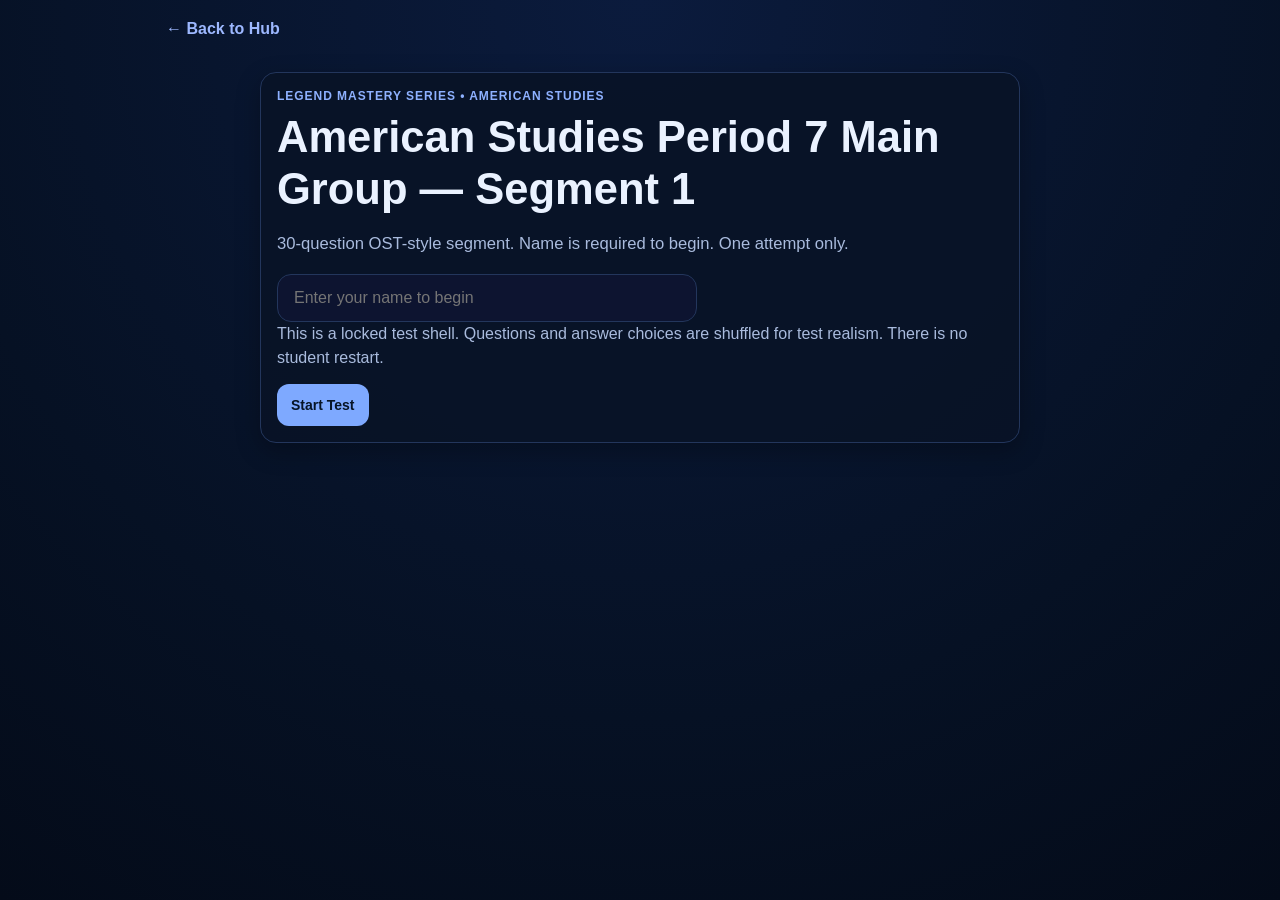
<file: games/period7-main-group-segment1.html>
<!doctype html>
<html lang="en">
<head>
  <meta charset="utf-8" />
  <meta name="viewport" content="width=device-width,initial-scale=1" />
  <title>American Studies Period 7 Main Group — Segment 1</title>
  <link rel="stylesheet" href="../styles.css" />
  <style>
    :root{
      --bg:#071226;
      --panel:#0b1730;
      --line:#23365c;
      --text:#eaf2ff;
      --muted:#a9bbdd;
      --warn:#f4b740;
      --good:#4fd18b;
    }
    *{box-sizing:border-box}
    html,body{
      margin:0;
      padding:0;
      background:radial-gradient(circle at top,#0b1b3d 0%,#061124 65%,#040b19 100%);
      color:var(--text);
      font-family:Arial, Helvetica, sans-serif;
    }
    body{min-height:100vh}
    .wrap{max-width:980px;margin:0 auto;padding:20px 16px 40px}
    .back-link{display:inline-block;color:#9db8ff;text-decoration:none;font-weight:700;margin-bottom:10px}
    .topbar{display:flex;justify-content:space-between;align-items:flex-start;gap:12px;flex-wrap:wrap;margin-bottom:12px}
    .topbar-left,.topbar-right{display:flex;gap:8px;flex-wrap:wrap;align-items:center}
    .pill,.tag{
      border:1px solid var(--line);background:#081326;color:var(--text);
      border-radius:999px;padding:6px 10px;font-size:13px;font-weight:700;
    }
    .panel{
      background:rgba(8,19,38,.92);border:1px solid var(--line);border-radius:16px;
      padding:16px;margin-bottom:14px;box-shadow:0 8px 24px rgba(0,0,0,.28);
    }
    .name-card{max-width:760px;margin:24px auto 0}
    .kicker{
      color:#8eb1ff;font-size:12px;font-weight:800;text-transform:uppercase;
      letter-spacing:.08em;margin-bottom:8px;
    }
    h1,h2{margin:0 0 10px;line-height:1.2}
    .sub,.help,.muted{color:var(--muted);line-height:1.5}
    .input{
      width:100%;min-height:44px;border-radius:12px;border:1px solid var(--line);
      background:#071222;color:var(--text);padding:10px 12px;font-size:16px;
    }
    .stats{display:grid;grid-template-columns:repeat(4,minmax(0,1fr));gap:10px}
    .stat{background:#081326;border:1px solid var(--line);border-radius:12px;padding:12px}
    .stat-label{color:var(--muted);font-size:12px;font-weight:800;text-transform:uppercase;margin-bottom:6px}
    .stat-value{font-size:18px;font-weight:800;color:var(--text)}
    .progress-wrap{
      margin-top:12px;width:100%;height:12px;border-radius:999px;overflow:hidden;
      background:#071222;border:1px solid var(--line);
    }
    .progress-bar{height:100%;background:linear-gradient(90deg,#6ea2ff,#9bc2ff)}
    .question-card{margin-top:4px}
    .q-type{color:#9db8ff;font-size:13px;font-weight:800;margin-bottom:10px}
    .q-stem{font-size:22px;line-height:1.35;font-weight:800;margin-bottom:16px}
    .prompt-box,.passage{
      background:#081326;border:1px solid var(--line);border-radius:12px;
      padding:12px;margin-bottom:14px;line-height:1.6;
    }
    .choices{display:grid;gap:10px}
    .choice{
      width:100%;text-align:left;border:1px solid var(--line);background:#071222;color:var(--text);
      border-radius:12px;padding:12px 14px;min-height:50px;font-size:16px;font-weight:700;cursor:pointer;
    }
    .choice:hover{border-color:#5f8fff}
    .choice.selected{background:#11254b;border-color:#79a9ff}
    .choice-letter{display:inline-block;min-width:28px;color:#aecdff}
    .footer-actions{display:flex;gap:10px;flex-wrap:wrap;align-items:center;margin-top:14px}
    button{
      min-height:42px;border:none;border-radius:12px;padding:10px 14px;font-size:14px;font-weight:800;
      cursor:pointer;background:#7ea9ff;color:#071426;
    }
    button.secondary{background:#1a2d52;color:var(--text);border:1px solid var(--line)}
    button.warn{background:#f4b740;color:#2a1b00}
    button:disabled{opacity:.45;cursor:not-allowed}
    .review-box{display:grid;gap:12px;margin-top:12px}
    .review-item{border:1px solid var(--line);border-radius:12px;padding:12px;background:#081326}
    .review-top{display:flex;justify-content:space-between;gap:10px;align-items:center;margin-bottom:8px}
    .sep{border:none;border-top:1px solid var(--line);margin:16px 0}
    .result-ready{color:var(--good)}
    .result-review{color:var(--warn)}
    .submit-status{margin-top:10px;color:var(--muted);font-weight:700}
    .submit-status.error{color:#ff9b9b}
    .submit-status.good{color:var(--good)}
    @media (max-width:760px){
      .stats{grid-template-columns:repeat(2,minmax(0,1fr))}
      .q-stem{font-size:18px}
    }
  </style>
</head>
<body>
  <div class="wrap" id="app"></div>

<script>
const SCRIPT_URL = "https://script.google.com/macros/s/AKfycbxs-3yj0_p8rPFP3H3a3E8vv6YXBH6U3ssNs_Wv5JM_Zm_8XwmBwrtaDNpBUfyjKmauOg/exec";

const TEST_META = {
  "subject": "American Studies",
  "week": "Period 7 Small-Group Targeted Build",
  "day": "Main Group",
  "segment": "Segment 1",
  "title": "American Studies Period 7 Main Group — Segment 1",
  "focus": "Recognition / Evidence"
};

const ATTEMPT_KEY = "AMSTUD_MAIN_S1_ATTEMPT_LOCK";
const STORAGE_KEY = "LEGEND_AMSTUD_MAIN_S1_STATE_V1";
const TEACHER_SECRET = "legend";
const TEACHER_OVERRIDE = new URLSearchParams(location.search).get("unlock") === TEACHER_SECRET;

const QUESTION_BANK = [
  {
    "id": "MGS1-Q01",
    "type": "mc",
    "cs": "CS 13",
    "efl": "Explain the causes and consequences of American imperialism.",
    "contentElaboration": "economic and strategic motives",
    "stem": "Which factor most directly encouraged American imperialism in the late 1800s?",
    "choices": [
      "desire for new markets and naval bases",
      "goal of reducing overseas trade",
      "attempt to end industrial production",
      "wish to weaken the navy"
    ],
    "answer": [
      0
    ],
    "explain": "Industrial growth and naval strategy pushed the United States toward overseas expansion."
  },
  {
    "id": "MGS1-Q02",
    "type": "mc",
    "cs": "CS 13",
    "efl": "Explain the causes and consequences of American imperialism.",
    "contentElaboration": "Spanish-American War",
    "stem": "Which event most directly increased support for war against Spain in 1898?",
    "choices": [
      "the explosion of the USS Maine",
      "the attack on Pearl Harbor",
      "the sinking of the Lusitania",
      "the invasion of Poland"
    ],
    "answer": [
      0
    ],
    "explain": "The explosion of the USS Maine helped spark public support for war with Spain."
  },
  {
    "id": "MGS1-Q03",
    "type": "passage-mcq",
    "cs": "CS 13",
    "efl": "Explain the causes and consequences of American imperialism.",
    "contentElaboration": "overseas expansion",
    "passage": "Following victory in war, the United States controlled Puerto Rico and had greater influence in the Caribbean and Pacific.",
    "stem": "Which event most directly led to this result?",
    "choices": [
      "Spanish-American War",
      "War of 1812",
      "Civil War",
      "Mexican-American War"
    ],
    "answer": [
      0
    ],
    "explain": "The Spanish-American War led to major U.S. overseas influence and territorial gains."
  },
  {
    "id": "MGS1-Q04",
    "type": "multiselect",
    "cs": "CS 14",
    "efl": "Explain the causes of American imperialism.",
    "contentElaboration": "motives for expansion",
    "stem": "Which two motives were most closely connected to American imperialism? Select two.",
    "choices": [
      "access to new markets",
      "acquiring strategic naval bases",
      "ending all foreign influence",
      "reducing industrial growth"
    ],
    "answer": [
      0,
      1
    ],
    "explain": "Economic opportunity and naval strategy were major motives for imperialism."
  },
  {
    "id": "MGS1-Q05",
    "type": "passage-mcq",
    "cs": "CS 14",
    "efl": "Explain the causes of American imperialism.",
    "contentElaboration": "imperialism and strategy",
    "passage": "A senator argues that the nation needs coaling stations, a stronger navy, and access to overseas markets in order to compete with European powers.",
    "stem": "Which conclusion is best supported by the passage?",
    "choices": [
      "Imperialism was justified partly by economic and military goals",
      "The United States wanted complete isolation from the world",
      "Industrialization reduced interest in overseas expansion",
      "Foreign policy focused only on ending trade"
    ],
    "answer": [
      0
    ],
    "explain": "The passage ties imperialism to trade, competition, and strategic naval strength."
  },
  {
    "id": "MGS1-Q06",
    "type": "mc",
    "cs": "CS 15",
    "efl": "Explain how World War I affected the United States and the world.",
    "contentElaboration": "causes of World War I",
    "stem": "Which factor contributed most directly to the outbreak of World War I?",
    "choices": [
      "the system of alliances in Europe",
      "the creation of the New Deal",
      "the rise of suburbanization",
      "the passage of the Neutrality Acts"
    ],
    "answer": [
      0
    ],
    "explain": "Alliances helped turn a regional conflict into a wider war."
  },
  {
    "id": "MGS1-Q07",
    "type": "mc",
    "cs": "CS 15",
    "efl": "Explain how World War I affected the United States and the world.",
    "contentElaboration": "wartime mobilization",
    "stem": "Which development best shows the impact of World War I on the United States?",
    "choices": [
      "greater federal direction of transportation and industry",
      "complete end of federal involvement in the economy",
      "abolition of all wartime propaganda",
      "withdrawal from all military preparation"
    ],
    "answer": [
      0
    ],
    "explain": "World War I led to major federal coordination of transportation, production, and propaganda."
  },
  {
    "id": "MGS1-Q08",
    "type": "mc",
    "cs": "CS 15",
    "efl": "Explain how World War I affected the United States and the world.",
    "contentElaboration": "wartime messaging",
    "stem": "Which wartime practice was used by the U.S. government during World War I to build public support?",
    "choices": [
      "propaganda campaigns",
      "civil service exams",
      "Homestead Act land grants",
      "desegregation orders"
    ],
    "answer": [
      0
    ],
    "explain": "Propaganda was used to shape public opinion and support for the war."
  },
  {
    "id": "MGS1-Q09",
    "type": "mc",
    "cs": "CS 16",
    "efl": "Explain how postwar prosperity and technology changed American life.",
    "contentElaboration": "consumer culture and new technology",
    "stem": "Which innovation most changed daily life during the 1920s by increasing mobility and consumer demand?",
    "choices": [
      "the automobile",
      "the cotton gin",
      "the steel plow",
      "the telegraph"
    ],
    "answer": [
      0
    ],
    "explain": "Automobiles reshaped transportation, industry, and consumer culture."
  },
  {
    "id": "MGS1-Q10",
    "type": "passage-mcq",
    "cs": "CS 16",
    "efl": "Explain how postwar prosperity and technology changed American life.",
    "contentElaboration": "mass consumption",
    "passage": "A family buys a car, listens to commercial radio, watches films, and purchases household goods made on assembly lines.",
    "stem": "Which conclusion is best supported by the passage?",
    "choices": [
      "New technology helped create a mass-consumer culture",
      "Americans rejected new inventions in the 1920s",
      "Industrialization had ended by the 1920s",
      "Most families returned to frontier life"
    ],
    "answer": [
      0
    ],
    "explain": "The passage shows how technology and mass production fueled consumer culture."
  },
  {
    "id": "MGS1-Q11",
    "type": "mc",
    "cs": "CS 16",
    "efl": "Explain how postwar prosperity and technology changed American life.",
    "contentElaboration": "aviation and media",
    "stem": "Which development best reflects the social impact of technology in the 1920s?",
    "choices": [
      "commercial radio broadcasts reaching mass audiences",
      "the end of newspapers and magazines",
      "collapse of all entertainment industries",
      "the disappearance of consumer culture"
    ],
    "answer": [
      0
    ],
    "explain": "Commercial radio helped create shared national culture."
  },
  {
    "id": "MGS1-Q12",
    "type": "mc",
    "cs": "CS 17",
    "efl": "Explain how social and cultural tensions developed in the 1920s.",
    "contentElaboration": "modernism vs traditionalism",
    "stem": "Which issue best reflects the cultural tensions of the 1920s?",
    "choices": [
      "conflict between modern values and traditional beliefs",
      "debate over Articles of Confederation revision",
      "disagreement over abolition before the Civil War",
      "debate over western land claims in the 1780s"
    ],
    "answer": [
      0
    ],
    "explain": "The 1920s featured major conflicts between modern culture and traditional values."
  },
  {
    "id": "MGS1-Q13",
    "type": "mc",
    "cs": "CS 17",
    "efl": "Explain how social and cultural tensions developed in the 1920s.",
    "contentElaboration": "nativism and immigration restriction",
    "stem": "Which policy best reflects nativist attitudes in the 1920s?",
    "choices": [
      "restricting immigration",
      "expanding the Marshall Plan",
      "creating Social Security",
      "ending military preparedness"
    ],
    "answer": [
      0
    ],
    "explain": "Nativist sentiment in the 1920s was closely tied to immigration restriction."
  },
  {
    "id": "MGS1-Q14",
    "type": "passage-mcq",
    "cs": "CS 17",
    "efl": "Explain how social and cultural tensions developed in the 1920s.",
    "contentElaboration": "traditionalism and religion",
    "passage": "A community leader condemns jazz, flappers, and new urban behavior while calling for stricter moral standards and defense of older traditions.",
    "stem": "Which broader tension does the passage best illustrate?",
    "choices": [
      "conflict between traditionalism and modern culture",
      "debate over slavery in the territories",
      "dispute over western railroad routes",
      "argument over New Deal banking laws"
    ],
    "answer": [
      0
    ],
    "explain": "The passage reflects a classic 1920s conflict between traditional and modern values."
  },
  {
    "id": "MGS1-Q15",
    "type": "mc",
    "cs": "CS 18",
    "efl": "Explain the causes of the Great Depression.",
    "contentElaboration": "financial instability",
    "stem": "Which factor contributed most directly to the Great Depression?",
    "choices": [
      "stock market speculation and weak banking practices",
      "the success of world peace organizations",
      "the end of consumer credit",
      "the elimination of tariffs"
    ],
    "answer": [
      0
    ],
    "explain": "Speculation and weak banking practices helped make the economy unstable."
  },
  {
    "id": "MGS1-Q16",
    "type": "passage-mcq",
    "cs": "CS 18",
    "efl": "Explain the causes of the Great Depression.",
    "contentElaboration": "credit and debt",
    "passage": "Many consumers purchased goods on credit while investors bought stocks on margin and banks made risky loans.",
    "stem": "Which conclusion is best supported by the passage?",
    "choices": [
      "The economy had weaknesses that increased the risk of collapse",
      "Debt made the economy more stable",
      "Speculation reduced economic risk",
      "Consumers were avoiding financial risk"
    ],
    "answer": [
      0
    ],
    "explain": "Heavy debt, margin buying, and risky lending made the economy vulnerable."
  },
  {
    "id": "MGS1-Q17",
    "type": "mc",
    "cs": "CS 18",
    "efl": "Explain the causes of the Great Depression.",
    "contentElaboration": "bank failures",
    "stem": "Why did bank failures worsen the Great Depression?",
    "choices": [
      "People lost savings and credit became harder to get",
      "Factories gained more investment capital",
      "Consumer confidence increased sharply",
      "International trade became easier"
    ],
    "answer": [
      0
    ],
    "explain": "Bank failures wiped out savings and reduced access to credit, deepening the crisis."
  },
  {
    "id": "MGS1-Q18",
    "type": "mc",
    "cs": "CS 19",
    "efl": "Explain federal responses to the Great Depression.",
    "contentElaboration": "New Deal programs",
    "stem": "Which statement best describes the New Deal?",
    "choices": [
      "It expanded the federal government's role in relief, recovery, and reform",
      "It returned the nation to complete laissez-faire policies",
      "It ended federal involvement in banking",
      "It reduced all public works programs"
    ],
    "answer": [
      0
    ],
    "explain": "The New Deal expanded the role of the federal government in responding to the Depression."
  },
  {
    "id": "MGS1-Q19",
    "type": "matching",
    "cs": "CS 19",
    "efl": "Explain federal responses to the Great Depression.",
    "contentElaboration": "New Deal examples",
    "stem": "Match each New Deal program or policy to its purpose.",
    "left": [
      "Social Security",
      "FDIC",
      "Public works programs"
    ],
    "right": [
      "old-age pensions and income support",
      "insurance for bank deposits",
      "jobs through government-funded projects"
    ],
    "answer": [
      0,
      1,
      2
    ],
    "explain": "These programs reflected the New Deal's expanded response to economic crisis."
  },
  {
    "id": "MGS1-Q20",
    "type": "mc",
    "cs": "CS 19",
    "efl": "Explain federal responses to the Great Depression.",
    "contentElaboration": "expanded government role",
    "stem": "Which statement best explains why the New Deal was historically significant?",
    "choices": [
      "It changed expectations about the federal government's role in economic crises",
      "It ended all debate about government power forever",
      "It restored preindustrial economic life",
      "It eliminated all unemployment immediately"
    ],
    "answer": [
      0
    ],
    "explain": "The New Deal reshaped expectations about how the federal government should respond to economic crisis."
  },
  {
    "id": "MGS1-Q21",
    "type": "mc",
    "cs": "CS 20",
    "efl": "Explain the causes and consequences of World War II.",
    "contentElaboration": "appeasement and aggression",
    "stem": "Which development most directly encouraged Axis aggression in the 1930s?",
    "choices": [
      "failure of other nations to stop treaty violations and expansion",
      "strict enforcement of all peace agreements",
      "strong and immediate military response by democracies",
      "the end of totalitarian governments"
    ],
    "answer": [
      0
    ],
    "explain": "Failure to respond decisively encouraged further aggression."
  },
  {
    "id": "MGS1-Q22",
    "type": "passage-mcq",
    "cs": "CS 20",
    "efl": "Explain the causes and consequences of World War II.",
    "contentElaboration": "military buildup",
    "passage": "Germany remilitarized, annexed nearby territory, and violated treaty limits while European powers responded weakly.",
    "stem": "Which conclusion is best supported by the passage?",
    "choices": [
      "Unchecked aggression helped lead to World War II",
      "The League of Nations easily prevented conflict",
      "European leaders immediately stopped expansion",
      "Military expansion reduced tensions"
    ],
    "answer": [
      0
    ],
    "explain": "The passage shows how weak responses allowed aggression to continue."
  },
  {
    "id": "MGS1-Q23",
    "type": "mc",
    "cs": "CS 20",
    "efl": "Explain the causes and consequences of World War II.",
    "contentElaboration": "Treaty of Versailles aftermath",
    "stem": "Which condition after World War I helped create instability in Europe?",
    "choices": [
      "economic hardship and resentment linked to the Treaty of Versailles",
      "universal prosperity in Germany",
      "the end of nationalism",
      "the absence of extremist movements"
    ],
    "answer": [
      0
    ],
    "explain": "Economic hardship and resentment after Versailles contributed to later instability."
  },
  {
    "id": "MGS1-Q24",
    "type": "dropdown",
    "cs": "CS 21",
    "efl": "Explain the U.S. transition from isolationism to involvement in World War II.",
    "contentElaboration": "shift from neutrality",
    "stem": "Choose the best completion.",
    "prompt": "Before direct entry into World War II, the United States moved away from strict neutrality most clearly by passing the",
    "choices": [
      "Lend-Lease Act",
      "Dawes Act",
      "Pendleton Act",
      "Kansas-Nebraska Act"
    ],
    "answer": [
      0
    ],
    "explain": "Lend-Lease showed the U.S. was aiding the Allies before direct entry."
  },
  {
    "id": "MGS1-Q25",
    "type": "mc",
    "cs": "CS 21",
    "efl": "Explain the U.S. transition from isolationism to involvement in World War II.",
    "contentElaboration": "Pearl Harbor",
    "stem": "Which event caused the United States to enter World War II directly?",
    "choices": [
      "the attack on Pearl Harbor",
      "the sinking of the Titanic",
      "the Mexican-American War",
      "the annexation of Hawaii"
    ],
    "answer": [
      0
    ],
    "explain": "The attack on Pearl Harbor led directly to U.S. entry into the war."
  },
  {
    "id": "MGS1-Q26",
    "type": "mc",
    "cs": "CS 21",
    "efl": "Explain the U.S. transition from isolationism to involvement in World War II.",
    "contentElaboration": "policy shift",
    "stem": "Which statement best describes U.S. foreign policy in the years just before Pearl Harbor?",
    "choices": [
      "It moved gradually from isolation toward greater support for the Allies",
      "It stayed completely neutral in every way",
      "It entered the war before aiding Britain",
      "It focused only on domestic reform and ignored all foreign affairs"
    ],
    "answer": [
      0
    ],
    "explain": "The U.S. moved gradually from isolationism toward aid and then direct involvement."
  }
];

function hash32(str){
  let h = 2166136261 >>> 0;
  for(let i=0;i<str.length;i++){ h ^= str.charCodeAt(i); h = Math.imul(h, 16777619); }
  return h >>> 0;
}
function mulberry32(a){
  return function(){
    let t = a += 0x6D2B79F5;
    t = Math.imul(t ^ (t >>> 15), t | 1);
    t ^= t + Math.imul(t ^ (t >>> 7), t | 61);
    return ((t ^ (t >>> 14)) >>> 0) / 4294967296;
  };
}
function shuffleArray(arr, seedStr){
  const a = arr.slice(), rand = mulberry32(hash32(seedStr));
  for(let i=a.length-1;i>0;i--){ const j = Math.floor(rand() * (i + 1)); [a[i], a[j]] = [a[j], a[i]]; }
  return a;
}
function shuffleIndices(length, seedStr){
  const arr = Array.from({length}, (_, i) => i), rand = mulberry32(hash32(seedStr));
  for(let i=arr.length-1;i>0;i--){ const j = Math.floor(rand() * (i + 1)); [arr[i], arr[j]] = [arr[j], arr[i]]; }
  return arr;
}
function cloneQuestion(q){ return JSON.parse(JSON.stringify(q)); }
function remapQuestion(q, seedStr){
  const question = cloneQuestion(q);
  if(question.type === "mc" || question.type === "multiselect" || question.type === "dropdown" || question.type === "passage-mcq"){
    if(Array.isArray(question.choices) && question.choices.length > 1){
      const order = shuffleIndices(question.choices.length, seedStr), inverseMap = {};
      order.forEach((oldIdx, newIdx) => inverseMap[oldIdx] = newIdx);
      question.choices = order.map(i => question.choices[i]);
      question.answer = question.answer.map(oldIdx => inverseMap[oldIdx]).sort((a,b)=>a-b);
    }
  }
  if(question.type === "partab"){
    if(Array.isArray(question.partA?.choices) && question.partA.choices.length > 1){
      const orderA = shuffleIndices(question.partA.choices.length, `${seedStr}|partA`), inverseA = {};
      orderA.forEach((oldIdx, newIdx) => inverseA[oldIdx] = newIdx);
      question.partA.choices = orderA.map(i => question.partA.choices[i]);
      question.partA.answer = question.partA.answer.map(oldIdx => inverseA[oldIdx]).sort((a,b)=>a-b);
    }
    if(Array.isArray(question.partB?.choices) && question.partB.choices.length > 1){
      const orderB = shuffleIndices(question.partB.choices.length, `${seedStr}|partB`), inverseB = {};
      orderB.forEach((oldIdx, newIdx) => inverseB[oldIdx] = newIdx);
      question.partB.choices = orderB.map(i => question.partB.choices[i]);
      question.partB.answer = question.partB.answer.map(oldIdx => inverseB[oldIdx]).sort((a,b)=>a-b);
    }
  }
  return question;
}
function escapeHtml(str){
  return String(str ?? "").replace(/[&<>"']/g, s => ({ "&":"&amp;","<":"&lt;",">":"&gt;",'"':"&quot;","'":"&#39;" })[s]);
}
function nowLocalString(d){ return new Date(d).toLocaleString(); }
function formatRuntime(seconds){
  const total = Math.max(0, Math.floor(seconds));
  const h = Math.floor(total / 3600).toString().padStart(2,"0");
  const m = Math.floor((total % 3600) / 60).toString().padStart(2,"0");
  const s = Math.floor(total % 60).toString().padStart(2,"0");
  return `${h}:${m}:${s}`;
}
function letter(i){ return ["A","B","C","D","E","F"][i] || ""; }
function normalizeArray(arr){ return Array.isArray(arr) ? [...arr].sort((a,b)=>a-b) : []; }
function sameArray(a,b){
  const aa = normalizeArray(a), bb = normalizeArray(b);
  return aa.length === bb.length && aa.every((v,i)=>v===bb[i]);
}

let QUESTIONS = [];
let state = { studentName:"", startedAt:null, current:0, answers:[], submitted:false, score:null, attemptNumber:1, questionOrderSeed:null };
let submitInFlight = false;

function save(){ localStorage.setItem(STORAGE_KEY, JSON.stringify(state)); }
function load(){
  try{
    const raw = localStorage.getItem(STORAGE_KEY);
    if(raw){
      const parsed = JSON.parse(raw);
      if(parsed && !parsed.submitted) state = parsed;
    }
  }catch(err){}
}
function isLocked(){ return TEACHER_OVERRIDE ? false : localStorage.getItem(ATTEMPT_KEY) === "USED"; }
function teacherBadge(){ return TEACHER_OVERRIDE ? `<span class="pill">Teacher Override Active</span>` : ``; }
function teacherUnlockNow(){ localStorage.removeItem(ATTEMPT_KEY); localStorage.removeItem(STORAGE_KEY); location.reload(); }
function countAnswered(){ return state.answers.filter(a => a !== null).length; }
function buildQuestions(){
  const seed = state.questionOrderSeed || "default-seed";
  QUESTIONS = QUESTION_BANK.map((q, idx) => remapQuestion(q, `${seed}|${q.id || idx}|choices`));
  QUESTIONS = shuffleArray(QUESTIONS, `${seed}|question-order`);
  if(!Array.isArray(state.answers) || state.answers.length !== QUESTIONS.length){
    state.answers = Array(QUESTIONS.length).fill(null);
  }
}
function isCorrect(q, answer){
  if(q.type === "mc" || q.type === "multiselect" || q.type === "dropdown" || q.type === "passage-mcq") return sameArray(answer, q.answer);
  if(q.type === "matching") return sameArray(answer, q.answer);
  if(q.type === "partab"){
    if(!answer || !Array.isArray(answer.partA) || !Array.isArray(answer.partB)) return false;
    return sameArray(answer.partA, q.partA.answer) && sameArray(answer.partB, q.partB.answer);
  }
  return false;
}
function currentAnswerLabel(q, ans){
  if(ans === null) return "No answer";
  if(q.type === "mc" || q.type === "multiselect" || q.type === "dropdown" || q.type === "passage-mcq") return ans.map(i => letter(i)).join(", ");
  if(q.type === "matching") return "Answered";
  if(q.type === "partab"){
    const a = (ans.partA || []).map(i => letter(i)).join(", ");
    const b = (ans.partB || []).map(i => letter(i)).join(", ");
    return `Part A: ${a || "-"} | Part B: ${b || "-"}`;
  }
  return "Answered";
}
function buildLockedScreen(){
  document.getElementById("app").innerHTML = `
    <a class="back-link" href="../index.html">← Back to Hub</a>
    <div class="panel">
      <div class="kicker">Attempt Locked</div>
      <h1>${TEST_META.title}</h1>
      <p class="sub">This segment has already been completed on this device/browser.</p>
      <div class="footer-actions">
        ${TEACHER_OVERRIDE ? `<button class="warn" onclick="teacherUnlockNow()">Teacher Unlock This Browser</button>` : ``}
        <button onclick="location.href='../index.html'">Back to Hub</button>
      </div>
    </div>`;
}
function buildIntro(){
  document.getElementById("app").innerHTML = `
    <a class="back-link" href="../index.html">← Back to Hub</a>
    <div class="panel name-card">
      <div class="kicker">Legend Mastery Series • American Studies</div>
      <h1>${TEST_META.title}</h1>
      <p class="sub">30-question OST-style segment. Name is required to begin. One attempt only.</p>
      <input id="nameInput" class="input" type="text" maxlength="60" placeholder="Enter your name to begin" />
      <div class="help">This is a locked test shell. Questions and answer choices are shuffled for test realism. There is no student restart.</div>
      <div class="footer-actions">
        ${TEACHER_OVERRIDE ? `<span class="tag">Teacher Override Active</span>` : ``}
        <button id="startBtn">Start Test</button>
      </div>
    </div>`;
  document.getElementById("startBtn").onclick = () => {
    const name = document.getElementById("nameInput").value.trim();
    if(!name){ alert("Enter your name to begin."); return; }
    state.studentName = name;
    state.startedAt = new Date().toISOString();
    state.attemptNumber = 1;
    state.questionOrderSeed = `${state.studentName}|${state.startedAt}|${TEST_META.title}`;
    buildQuestions(); save(); renderTest();
  };
}
function confirmReviewOpen(){ if(confirm("Open the review screen? From there, students can inspect answers and submit the segment.")) reviewScreen(); }
function buildTopbar(){
  const started = new Date(state.startedAt);
  const runtime = formatRuntime((Date.now() - started.getTime()) / 1000);
  const answered = countAnswered();
  const progressPct = Math.round((answered / QUESTIONS.length) * 100);
  return `
    <a class="back-link" href="../index.html">← Back to Hub</a>
    <div class="topbar">
      <div class="topbar-left">${TEACHER_OVERRIDE ? `<button class="warn" onclick="teacherUnlockNow()">Teacher Unlock</button>` : ``}</div>
      <div class="topbar-right">
        <button class="secondary" onclick="confirmReviewOpen()">Open Review Screen</button>
        ${teacherBadge()}
        <span class="pill">Name: ${escapeHtml(state.studentName)}</span>
        <span class="pill">Attempt: ${state.attemptNumber}</span>
        <span class="pill">Started: ${escapeHtml(nowLocalString(started))}</span>
        <span class="pill">Runtime: <span id="runtimeDisplay">${runtime}</span></span>
      </div>
    </div>
    <div class="panel">
      <div class="stats">
        <div class="stat"><div class="stat-label">Test</div><div class="stat-value">${TEST_META.day} ${TEST_META.segment}</div></div>
        <div class="stat"><div class="stat-label">Focus</div><div class="stat-value">${TEST_META.focus}</div></div>
        <div class="stat"><div class="stat-label">Progress</div><div class="stat-value">${answered} / ${QUESTIONS.length}</div></div>
        <div class="stat"><div class="stat-label">Completion</div><div class="stat-value">${progressPct}%</div></div>
      </div>
      <div class="progress-wrap"><div class="progress-bar" style="width:${progressPct}%"></div></div>
    </div>`;
}
function renderQuestion(){
  const q = QUESTIONS[state.current], currentAnswer = state.answers[state.current];
  document.getElementById("app").innerHTML = buildTopbar() + `
    <div class="panel question-card">
      <div class="q-type">Question ${state.current + 1} of ${QUESTIONS.length} • ${escapeHtml(q.type.toUpperCase())} • ${escapeHtml(q.cs)}</div>
      ${q.passage ? `<div class="passage">${escapeHtml(q.passage)}</div>` : ``}
      ${q.prompt ? `<div class="prompt-box">${escapeHtml(q.prompt)}</div>` : ``}
      <div class="q-stem">${escapeHtml(q.stem)}</div>
      ${renderInputForQuestion(q, currentAnswer)}
      <div class="footer-actions">
        <button class="secondary" ${state.current === 0 ? "disabled" : ""} onclick="prevQuestion()">Previous</button>
        <button class="secondary" onclick="skipQuestion()">Skip</button>
      </div>
    </div>`;
}
function renderInputForQuestion(q, currentAnswer){
  if(q.type === "mc" || q.type === "passage-mcq" || q.type === "dropdown"){
    return `<div class="choices">${q.choices.map((choice, i) => `
      <button class="choice ${currentAnswer !== null && currentAnswer[0] === i ? "selected" : ""}" onclick="selectChoice([${i}])">
        <span class="choice-letter">${letter(i)}.</span> ${escapeHtml(choice)}
      </button>`).join("")}</div>`;
  }
  if(q.type === "multiselect"){
    const selected = Array.isArray(currentAnswer) ? currentAnswer : [];
    return `<div class="choices">${q.choices.map((choice, i) => `
      <button class="choice ${selected.includes(i) ? "selected" : ""}" onclick="toggleMulti(${i})">
        <span class="choice-letter">${letter(i)}.</span> ${escapeHtml(choice)}
      </button>`).join("")}</div>
      <div class="footer-actions"><button onclick="submitMulti()">Submit Answer</button></div>`;
  }
  if(q.type === "matching"){
    const current = Array.isArray(currentAnswer) ? currentAnswer.slice() : Array(q.left.length).fill(null);
    return q.left.map((leftText, idx) => `
      <div class="prompt-box">
        <div><strong>${escapeHtml(leftText)}</strong></div>
        <select class="input" onchange="selectMatch(${idx}, this.value)">
          <option value="">Choose a match</option>
          ${q.right.map((r, i) => `<option value="${i}" ${current[idx] === i ? "selected" : ""}>${escapeHtml(r)}</option>`).join("")}
        </select>
      </div>`).join("") + `<div class="footer-actions"><button onclick="submitMatching()">Submit Answer</button></div>`;
  }
  if(q.type === "partab"){
    const ans = currentAnswer || {partA:[], partB:[]};
    const partAReady = Array.isArray(ans.partA) && ans.partA.length > 0;
    const partBReady = Array.isArray(ans.partB) && ans.partB.length > 0;
    return `
      <div class="prompt-box"><strong>${escapeHtml(q.partA.stem)}</strong></div>
      <div class="choices">${q.partA.choices.map((choice, i) => `
        <button class="choice ${ans.partA.includes(i) ? "selected" : ""}" onclick="selectPart('A', [${i}])">
          <span class="choice-letter">${letter(i)}.</span> ${escapeHtml(choice)}
        </button>`).join("")}</div>
      <div class="prompt-box" style="margin-top:14px;"><strong>${escapeHtml(q.partB.stem)}</strong></div>
      <div class="choices">${q.partB.choices.map((choice, i) => `
        <button class="choice ${ans.partB.includes(i) ? "selected" : ""}" onclick="selectPart('B', [${i}])">
          <span class="choice-letter">${letter(i)}.</span> ${escapeHtml(choice)}
        </button>`).join("")}</div>
      <div class="footer-actions">
        <button onclick="submitPartAB()" ${(!partAReady || !partBReady) ? "disabled" : ""}>Submit Answer</button>
      </div>`;
  }
  return `<div class="muted">Unsupported question type.</div>`;
}
function selectChoice(arr){ state.answers[state.current] = arr; save(); nextQuestion(); }
function toggleMulti(idx){
  let current = Array.isArray(state.answers[state.current]) ? [...state.answers[state.current]] : [];
  if(current.includes(idx)) current = current.filter(v => v !== idx);
  else current.push(idx);
  state.answers[state.current] = current.sort((a,b)=>a-b);
  save(); renderQuestion();
}
function submitMulti(){ if(!Array.isArray(state.answers[state.current]) || !state.answers[state.current].length){ alert("Select at least one answer."); return; } nextQuestion(); }
function selectMatch(idx, value){
  let current = Array.isArray(state.answers[state.current]) ? [...state.answers[state.current]] : Array(QUESTIONS[state.current].left.length).fill(null);
  current[idx] = value === "" ? null : Number(value);
  state.answers[state.current] = current;
  save();
}
function submitMatching(){
  const ans = state.answers[state.current];
  if(!Array.isArray(ans) || ans.some(v => v === null)){ alert("Complete all matches before continuing."); return; }
  nextQuestion();
}
function selectPart(which, arr){
  const current = state.answers[state.current] || {partA:[], partB:[]};
  if(which === 'A') current.partA = arr;
  if(which === 'B') current.partB = arr;
  state.answers[state.current] = current;
  save(); renderQuestion();
}
function submitPartAB(){
  const ans = state.answers[state.current];
  if(!ans || !Array.isArray(ans.partA) || !ans.partA.length || !Array.isArray(ans.partB) || !ans.partB.length){
    alert("Answer both Part A and Part B before continuing.");
    return;
  }
  nextQuestion();
}
function setSubmitStatus(message, kind=""){
  const el = document.getElementById("submitStatus");
  if(!el) return;
  el.className = `submit-status${kind ? " " + kind : ""}`;
  el.textContent = message || "";
}
function withTimeout(promise, ms){
  return Promise.race([
    promise,
    new Promise((_, reject) => setTimeout(() => reject(new Error("timeout")), ms))
  ]);
}
function prevQuestion(){ if(state.current > 0){ state.current--; save(); renderQuestion(); } }
function skipQuestion(){ if(state.current < QUESTIONS.length - 1){ state.current++; save(); renderQuestion(); } else reviewScreen(); }
function nextQuestion(){
  if(state.current < QUESTIONS.length - 1){ state.current++; save(); renderQuestion(); }
  else reviewScreen();
}
function jumpToQuestion(idx){ state.current = idx; save(); renderQuestion(); }
function renderTest(){ renderQuestion(); }
function reviewScreen(){
  const answered = countAnswered();
  const unanswered = QUESTIONS.length - answered;
  document.getElementById("app").innerHTML = buildTopbar() + `
    <div class="panel">
      <h2>Review Before Submitting</h2>
      <p class="sub">Answered: ${answered} of ${QUESTIONS.length}. Unanswered: ${unanswered}.</p>
      <div class="review-box">
        ${QUESTIONS.map((q, idx) => `
          <div class="review-item">
            <div class="review-top">
              <strong>Q${String(idx + 1).padStart(2,"0")}</strong>
              <span class="tag">${q.cs}</span>
            </div>
            <div class="muted">${escapeHtml(q.stem)}</div>
            <div style="margin-top:8px;">
              ${state.answers[idx] === null
                ? `<span class="tag">No answer</span>`
                : `<span class="tag">Answered: ${escapeHtml(currentAnswerLabel(q, state.answers[idx]))}</span>`
              }
            </div>
            <div class="footer-actions">
              <button class="secondary" onclick="jumpToQuestion(${idx})">Go to Question</button>
            </div>
          </div>`).join("")}
      </div>
      <hr class="sep">
      <div class="footer-actions">
        <button class="secondary" onclick="renderQuestion()">Back to Test</button>
        <button id="submitSegmentBtn" onclick="submitTest()">Submit Segment</button>
      </div>
      <div id="submitStatus" class="submit-status"></div>
    </div>`;
}
async function submitTest(){
  if(state.submitted || submitInFlight) return;

  const unanswered = QUESTIONS.length - countAnswered();
  if(unanswered > 0){
    const proceed = confirm(`There ${unanswered === 1 ? "is" : "are"} still ${unanswered} unanswered question${unanswered === 1 ? "" : "s"}. Submit anyway?`);
    if(!proceed) return;
  }

  submitInFlight = true;
  const submitBtn = document.getElementById("submitSegmentBtn");
  if(submitBtn){
    submitBtn.disabled = true;
    submitBtn.textContent = "Submitting...";
  }
  setSubmitStatus("Submitting to the spreadsheet. Please wait...", "");

  const endedAt = new Date().toISOString();
  const score = QUESTIONS.reduce((sum, q, idx) => sum + (isCorrect(q, state.answers[idx]) ? 1 : 0), 0);
  const accuracy = Math.round((score / QUESTIONS.length) * 100);

  const payload = {
    studentName: state.studentName,
    subject: TEST_META.subject,
    week: TEST_META.week,
    day: TEST_META.day,
    segment: TEST_META.segment,
    title: TEST_META.title,
    focus: TEST_META.focus,
    startedAt: state.startedAt,
    endedAt,
    runtimeSeconds: Math.round((new Date(endedAt) - new Date(state.startedAt)) / 1000),
    score,
    total: QUESTIONS.length,
    accuracy,
    attemptNumber: state.attemptNumber,
    questions: QUESTIONS.map((q, idx) => ({
      id: q.id,
      cs: q.cs,
      efl: q.efl,
      contentElaboration: q.contentElaboration,
      type: q.type,
      stem: q.stem,
      correctAnswer: q.type === "partab" ? {partA:q.partA.answer, partB:q.partB.answer} : q.answer,
      studentAnswer: state.answers[idx],
      correct: isCorrect(q, state.answers[idx]) ? 1 : 0
    }))
  };

  try{
    const res = await withTimeout(fetch(SCRIPT_URL, {
      method: "POST",
      headers: { "Content-Type": "text/plain;charset=utf-8" },
      body: JSON.stringify(payload)
    }), 20000);

    if(!res || !res.ok){
      throw new Error("bad_response");
    }

    const text = await withTimeout(res.text(), 10000);
    let parsed = {};
    try{ parsed = JSON.parse(text); }catch(err){}
    if(parsed && parsed.ok === false){
      throw new Error(parsed.message || "Submission failed.");
    }
  }catch(err){
    submitInFlight = false;
    if(submitBtn){
      submitBtn.disabled = false;
      submitBtn.textContent = "Submit Segment";
    }
    if(err && err.message === "timeout"){
      setSubmitStatus("The submission is taking too long. Check the Apps Script connection, then try again.", "error");
      return;
    }
    setSubmitStatus("Submission did not reach the spreadsheet. Check the Apps Script URL and deployment settings, then try again.", "error");
    return;
  }

  if(!TEACHER_OVERRIDE){
    localStorage.setItem(ATTEMPT_KEY, "USED");
  }
  state.submitted = true;
  state.score = score;
  save();
  submitInFlight = false;

  document.getElementById("app").innerHTML = `
    <a class="back-link" href="../index.html">← Back to Hub</a>
    <div class="panel">
      <div class="kicker">Submission Complete</div>
      <h1>${TEST_META.title}</h1>
      <div class="stats">
        <div class="stat"><div class="stat-label">Name</div><div class="stat-value">${escapeHtml(state.studentName)}</div></div>
        <div class="stat"><div class="stat-label">Attempt</div><div class="stat-value">${state.attemptNumber}</div></div>
        <div class="stat"><div class="stat-label">Date</div><div class="stat-value">${escapeHtml(new Date(endedAt).toLocaleDateString())}</div></div>
        <div class="stat"><div class="stat-label">Start</div><div class="stat-value">${escapeHtml(nowLocalString(state.startedAt))}</div></div>
        <div class="stat"><div class="stat-label">End</div><div class="stat-value">${escapeHtml(nowLocalString(endedAt))}</div></div>
        <div class="stat"><div class="stat-label">Runtime</div><div class="stat-value">${formatRuntime(payload.runtimeSeconds)}</div></div>
        <div class="stat"><div class="stat-label">Score</div><div class="stat-value">${score} / ${QUESTIONS.length}</div></div>
        <div class="stat"><div class="stat-label">Accuracy</div><div class="stat-value">${accuracy}%</div></div>
        <div class="stat"><div class="stat-label">Result</div><div class="stat-value ${accuracy >= 80 ? "result-ready" : "result-review"}">${accuracy >= 80 ? "READY" : "REVIEW"}</div></div>
      </div>
      <div class="submit-status good">Submission reached the spreadsheet successfully.</div>
      <div class="footer-actions" style="margin-top:14px;">
        <button onclick="location.href='../index.html'">Return to Hub</button>
      </div>
    </div>`;
}
function tick(){
  const el = document.getElementById("runtimeDisplay");
  if(el && state.startedAt){
    el.textContent = formatRuntime((Date.now() - new Date(state.startedAt).getTime()) / 1000);
  }
}

load();
if(isLocked()){ buildLockedScreen(); }
else if(!state.studentName || !state.startedAt){ buildIntro(); }
else{ buildQuestions(); renderTest(); }
setInterval(tick, 1000);

window.prevQuestion = prevQuestion;
window.skipQuestion = skipQuestion;
window.reviewScreen = reviewScreen;
window.jumpToQuestion = jumpToQuestion;
window.selectChoice = selectChoice;
window.submitTest = submitTest;
window.teacherUnlockNow = teacherUnlockNow;
window.toggleMulti = toggleMulti;
window.submitMulti = submitMulti;
window.selectMatch = selectMatch;
window.submitMatching = submitMatching;
window.selectPart = selectPart;
</script>
</body>
</html>
</file>
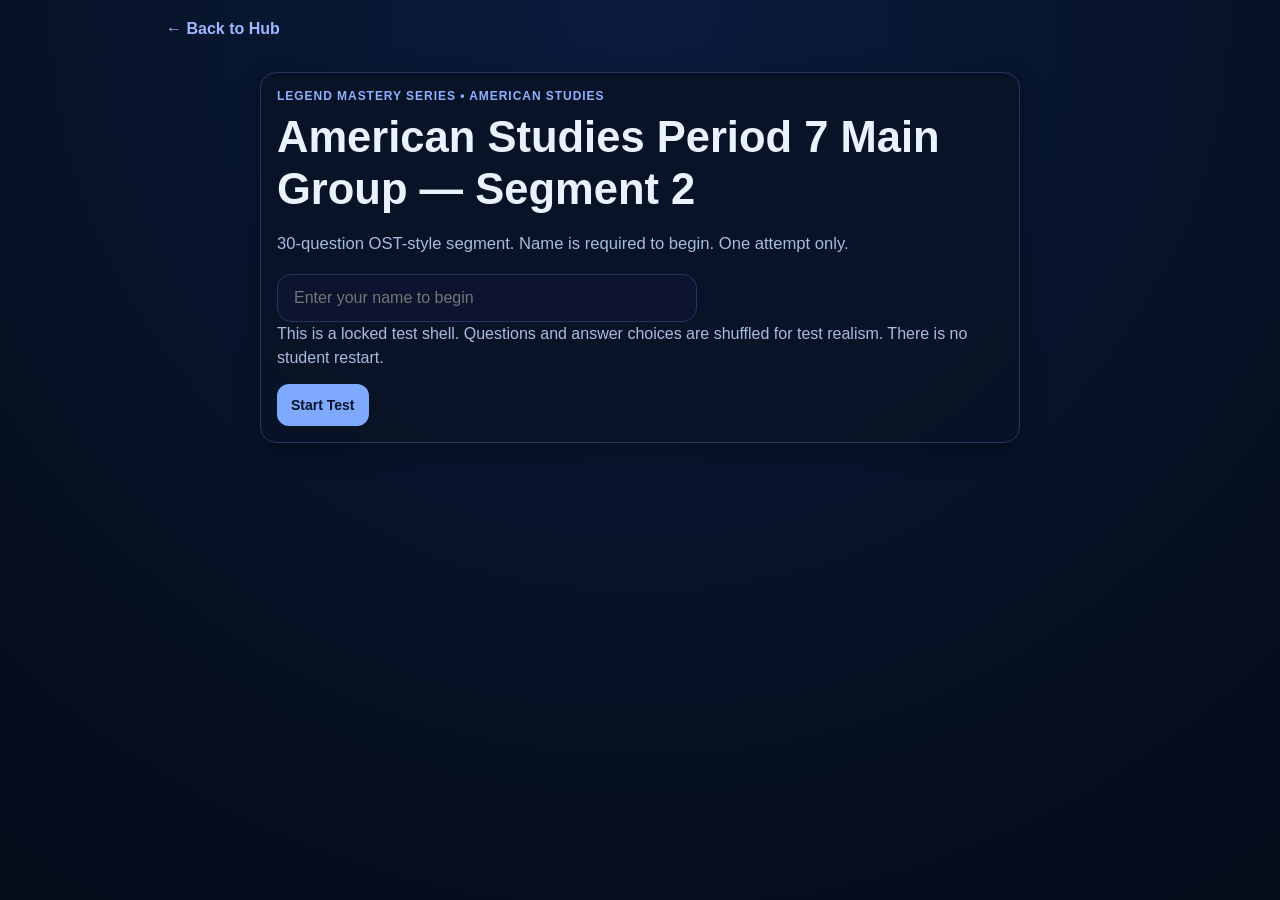
<file: games/period7-main-group-segment2.html>
<!doctype html>
<html lang="en">
<head>
  <meta charset="utf-8" />
  <meta name="viewport" content="width=device-width,initial-scale=1" />
  <title>American Studies Period 7 Main Group — Segment 2</title>
  <link rel="stylesheet" href="../styles.css" />
  <style>
    :root{
      --bg:#071226;
      --panel:#0b1730;
      --line:#23365c;
      --text:#eaf2ff;
      --muted:#a9bbdd;
      --warn:#f4b740;
      --good:#4fd18b;
    }
    *{box-sizing:border-box}
    html,body{
      margin:0;
      padding:0;
      background:radial-gradient(circle at top,#0b1b3d 0%,#061124 65%,#040b19 100%);
      color:var(--text);
      font-family:Arial, Helvetica, sans-serif;
    }
    body{min-height:100vh}
    .wrap{max-width:980px;margin:0 auto;padding:20px 16px 40px}
    .back-link{display:inline-block;color:#9db8ff;text-decoration:none;font-weight:700;margin-bottom:10px}
    .topbar{display:flex;justify-content:space-between;align-items:flex-start;gap:12px;flex-wrap:wrap;margin-bottom:12px}
    .topbar-left,.topbar-right{display:flex;gap:8px;flex-wrap:wrap;align-items:center}
    .pill,.tag{
      border:1px solid var(--line);background:#081326;color:var(--text);
      border-radius:999px;padding:6px 10px;font-size:13px;font-weight:700;
    }
    .panel{
      background:rgba(8,19,38,.92);border:1px solid var(--line);border-radius:16px;
      padding:16px;margin-bottom:14px;box-shadow:0 8px 24px rgba(0,0,0,.28);
    }
    .name-card{max-width:760px;margin:24px auto 0}
    .kicker{
      color:#8eb1ff;font-size:12px;font-weight:800;text-transform:uppercase;
      letter-spacing:.08em;margin-bottom:8px;
    }
    h1,h2{margin:0 0 10px;line-height:1.2}
    .sub,.help,.muted{color:var(--muted);line-height:1.5}
    .input{
      width:100%;min-height:44px;border-radius:12px;border:1px solid var(--line);
      background:#071222;color:var(--text);padding:10px 12px;font-size:16px;
    }
    .stats{display:grid;grid-template-columns:repeat(4,minmax(0,1fr));gap:10px}
    .stat{background:#081326;border:1px solid var(--line);border-radius:12px;padding:12px}
    .stat-label{color:var(--muted);font-size:12px;font-weight:800;text-transform:uppercase;margin-bottom:6px}
    .stat-value{font-size:18px;font-weight:800;color:var(--text)}
    .progress-wrap{
      margin-top:12px;width:100%;height:12px;border-radius:999px;overflow:hidden;
      background:#071222;border:1px solid var(--line);
    }
    .progress-bar{height:100%;background:linear-gradient(90deg,#6ea2ff,#9bc2ff)}
    .question-card{margin-top:4px}
    .q-type{color:#9db8ff;font-size:13px;font-weight:800;margin-bottom:10px}
    .q-stem{font-size:22px;line-height:1.35;font-weight:800;margin-bottom:16px}
    .prompt-box,.passage{
      background:#081326;border:1px solid var(--line);border-radius:12px;
      padding:12px;margin-bottom:14px;line-height:1.6;
    }
    .choices{display:grid;gap:10px}
    .choice{
      width:100%;text-align:left;border:1px solid var(--line);background:#071222;color:var(--text);
      border-radius:12px;padding:12px 14px;min-height:50px;font-size:16px;font-weight:700;cursor:pointer;
    }
    .choice:hover{border-color:#5f8fff}
    .choice.selected{background:#11254b;border-color:#79a9ff}
    .choice-letter{display:inline-block;min-width:28px;color:#aecdff}
    .footer-actions{display:flex;gap:10px;flex-wrap:wrap;align-items:center;margin-top:14px}
    button{
      min-height:42px;border:none;border-radius:12px;padding:10px 14px;font-size:14px;font-weight:800;
      cursor:pointer;background:#7ea9ff;color:#071426;
    }
    button.secondary{background:#1a2d52;color:var(--text);border:1px solid var(--line)}
    button.warn{background:#f4b740;color:#2a1b00}
    button:disabled{opacity:.45;cursor:not-allowed}
    .review-box{display:grid;gap:12px;margin-top:12px}
    .review-item{border:1px solid var(--line);border-radius:12px;padding:12px;background:#081326}
    .review-top{display:flex;justify-content:space-between;gap:10px;align-items:center;margin-bottom:8px}
    .sep{border:none;border-top:1px solid var(--line);margin:16px 0}
    .result-ready{color:var(--good)}
    .result-review{color:var(--warn)}
    .submit-status{margin-top:10px;color:var(--muted);font-weight:700}
    .submit-status.error{color:#ff9b9b}
    .submit-status.good{color:var(--good)}
    @media (max-width:760px){
      .stats{grid-template-columns:repeat(2,minmax(0,1fr))}
      .q-stem{font-size:18px}
    }
  </style>
</head>
<body>
  <div class="wrap" id="app"></div>

<script>
const SCRIPT_URL = "https://script.google.com/macros/s/AKfycbxs-3yj0_p8rPFP3H3a3E8vv6YXBH6U3ssNs_Wv5JM_Zm_8XwmBwrtaDNpBUfyjKmauOg/exec";

const TEST_META = {
  "subject": "American Studies",
  "week": "Period 7 Small-Group Targeted Build",
  "day": "Main Group",
  "segment": "Segment 2",
  "title": "American Studies Period 7 Main Group — Segment 2",
  "focus": "Application / Analysis"
};

const ATTEMPT_KEY = "AMSTUD_MAIN_S2_ATTEMPT_LOCK";
const STORAGE_KEY = "LEGEND_AMSTUD_MAIN_S2_STATE_V1";
const TEACHER_SECRET = "legend";
const TEACHER_OVERRIDE = new URLSearchParams(location.search).get("unlock") === TEACHER_SECRET;

const QUESTION_BANK = [
  {
    "id": "MGS2-Q01",
    "type": "partab",
    "cs": "CS 13",
    "efl": "Explain the causes and consequences of American imperialism.",
    "contentElaboration": "Spanish-American War and expansion",
    "passage": "Newspapers sensationalized events in Cuba, public anger rose after the USS Maine exploded, and pressure grew for intervention against Spain.",
    "partA": {
      "stem": "Part A: Which war is best described?",
      "choices": [
        "Spanish-American War",
        "World War I",
        "Mexican-American War",
        "Korean War"
      ],
      "answer": [
        0
      ]
    },
    "partB": {
      "stem": "Part B: What was one consequence of that war?",
      "choices": [
        "The United States gained overseas influence and territories",
        "The United States adopted permanent isolation from foreign affairs",
        "Congress abolished the navy",
        "All U.S. trade with Latin America ended"
      ],
      "answer": [
        0
      ]
    },
    "explain": "The Spanish-American War accelerated U.S. overseas expansion."
  },
  {
    "id": "MGS2-Q02",
    "type": "passage-mcq",
    "cs": "CS 13",
    "efl": "Explain the causes and consequences of American imperialism.",
    "contentElaboration": "territorial consequences",
    "passage": "Following victory in war, the United States controlled Puerto Rico and had increased influence in the Caribbean and Pacific.",
    "stem": "Which event most directly produced this result?",
    "choices": [
      "Spanish-American War",
      "Civil War",
      "Mexican-American War",
      "War of 1812"
    ],
    "answer": [
      0
    ],
    "explain": "The Spanish-American War greatly expanded U.S. overseas influence."
  },
  {
    "id": "MGS2-Q03",
    "type": "passage-mcq",
    "cs": "CS 14",
    "efl": "Explain the causes of American imperialism.",
    "contentElaboration": "markets and naval strategy",
    "passage": "A senator argues that a modern nation needs overseas markets, coaling stations, and a strong navy to protect trade and project power.",
    "stem": "Which motive for imperialism is most clearly shown?",
    "choices": [
      "economic and strategic expansion",
      "withdrawal from world affairs",
      "ending industrial growth",
      "reducing naval power"
    ],
    "answer": [
      0
    ],
    "explain": "The passage links imperialism to markets and military strategy."
  },
  {
    "id": "MGS2-Q04",
    "type": "partab",
    "cs": "CS 14",
    "efl": "Explain the causes of American imperialism.",
    "contentElaboration": "economic and strategic motives",
    "passage": "Business leaders call for overseas customers while naval strategists demand more coaling stations and protected sea lanes.",
    "partA": {
      "stem": "Part A: Which two motives are reflected most clearly?",
      "choices": [
        "economic opportunity and military strategy",
        "temperance and prohibition repeal",
        "agrarian self-sufficiency and isolation",
        "settlement of western territories only"
      ],
      "answer": [
        0
      ]
    },
    "partB": {
      "stem": "Part B: What broader policy did those motives support?",
      "choices": [
        "imperial expansion",
        "neutrality in Europe",
        "the New Deal",
        "civil rights reform"
      ],
      "answer": [
        0
      ]
    },
    "explain": "Economic and strategic motives both supported imperial expansion."
  },
  {
    "id": "MGS2-Q05",
    "type": "partab",
    "cs": "CS 15",
    "efl": "Explain how World War I affected the United States and the world.",
    "contentElaboration": "mobilization and debate",
    "passage": "The federal government coordinated railroads, encouraged bond purchases, and directed industrial production while Americans later debated the peace settlement.",
    "partA": {
      "stem": "Part A: Which effect of World War I is best shown?",
      "choices": [
        "expanded federal mobilization",
        "complete end of federal economic activity",
        "abolition of public messaging",
        "permanent U.S. membership in the League of Nations"
      ],
      "answer": [
        0
      ]
    },
    "partB": {
      "stem": "Part B: Which postwar question did many Americans debate?",
      "choices": [
        "whether the United States should join the League of Nations",
        "whether slavery should expand westward",
        "whether the colonies should ratify the Constitution",
        "whether the Northwest Territory should become a state"
      ],
      "answer": [
        0
      ]
    },
    "explain": "WWI expanded federal mobilization and sparked a debate over international involvement."
  },
  {
    "id": "MGS2-Q06",
    "type": "partab",
    "cs": "CS 15",
    "efl": "Explain how World War I affected the United States and the world.",
    "contentElaboration": "wartime messaging and limits",
    "passage": "The government promoted wartime unity, encouraged bond purchases, and punished some forms of antiwar speech during World War I.",
    "partA": {
      "stem": "Part A: Which method did the government use to build support for the war?",
      "choices": [
        "propaganda campaigns",
        "civil service reform",
        "interstate highway construction",
        "desegregation rulings"
      ],
      "answer": [
        0
      ]
    },
    "partB": {
      "stem": "Part B: What broader point does the passage illustrate?",
      "choices": [
        "War can expand federal influence over society and speech",
        "Wars always reduce government power",
        "Foreign conflict never affects domestic life",
        "The Bill of Rights ends during wartime"
      ],
      "answer": [
        0
      ]
    },
    "explain": "World War I increased federal influence over mobilization and public messaging."
  },
  {
    "id": "MGS2-Q07",
    "type": "passage-mcq",
    "cs": "CS 15",
    "efl": "Explain how World War I affected the United States and the world.",
    "contentElaboration": "draft and mobilization",
    "passage": "Millions of men registered for military service while factories adjusted production to meet wartime needs.",
    "stem": "Which conclusion is best supported?",
    "choices": [
      "World War I required large-scale national mobilization",
      "The war had little effect on the home front",
      "The draft ended before the United States entered the war",
      "Industry played no role in the conflict"
    ],
    "answer": [
      0
    ],
    "explain": "The passage shows both military and industrial mobilization."
  },
  {
    "id": "MGS2-Q08",
    "type": "partab",
    "cs": "CS 16",
    "efl": "Explain how postwar prosperity and technology changed American life.",
    "contentElaboration": "consumerism and media",
    "passage": "A family buys a car, listens to radio programs, watches movies, and purchases appliances that factories produce in large numbers.",
    "partA": {
      "stem": "Part A: Which broader trend is best illustrated?",
      "choices": [
        "growth of mass consumer culture",
        "return to subsistence farming",
        "collapse of entertainment industries",
        "end of technological innovation"
      ],
      "answer": [
        0
      ]
    },
    "partB": {
      "stem": "Part B: What helped produce that trend?",
      "choices": [
        "mass production and new communication technology",
        "decline of transportation networks",
        "elimination of advertising",
        "rejection of industrial goods"
      ],
      "answer": [
        0
      ]
    },
    "explain": "Mass production and new media helped reshape American life in the 1920s."
  },
  {
    "id": "MGS2-Q09",
    "type": "passage-mcq",
    "cs": "CS 16",
    "efl": "Explain how postwar prosperity and technology changed American life.",
    "contentElaboration": "suburbanization and mobility",
    "passage": "After World War II, families moved into suburbs, commuted on highways, and relied on automobiles for work and daily life.",
    "stem": "Which conclusion is best supported by the passage?",
    "choices": [
      "Transportation and prosperity reshaped settlement patterns",
      "Most Americans abandoned automobiles after the war",
      "Suburban life reduced mobility",
      "Postwar life returned to preindustrial patterns"
    ],
    "answer": [
      0
    ],
    "explain": "Highways, cars, and prosperity helped drive suburban growth."
  },
  {
    "id": "MGS2-Q10",
    "type": "partab",
    "cs": "CS 16",
    "efl": "Explain how postwar prosperity and technology changed American life.",
    "contentElaboration": "technology and leisure",
    "passage": "Millions of Americans listened to the same songs, news, and sports events at home through a new entertainment technology.",
    "partA": {
      "stem": "Part A: Which technology is best described?",
      "choices": [
        "radio",
        "telegraph",
        "steel plow",
        "cotton gin"
      ],
      "answer": [
        0
      ]
    },
    "partB": {
      "stem": "Part B: What was one important effect?",
      "choices": [
        "creation of a shared national culture",
        "end of all local communities",
        "collapse of consumer advertising",
        "reduction of mass entertainment"
      ],
      "answer": [
        0
      ]
    },
    "explain": "Radio helped create shared experiences across the country."
  },
  {
    "id": "MGS2-Q11",
    "type": "passage-mcq",
    "cs": "CS 17",
    "efl": "Explain how social and cultural tensions developed in the 1920s.",
    "contentElaboration": "modern vs traditional values",
    "passage": "One group celebrates jazz, films, and changing gender norms, while another condemns those trends and calls for stricter moral standards and older values.",
    "stem": "Which broader theme is best illustrated?",
    "choices": [
      "conflict between modern and traditional values",
      "universal agreement on social change",
      "the end of nativism",
      "disappearance of rural-urban differences"
    ],
    "answer": [
      0
    ],
    "explain": "The passage highlights the clash between modernism and traditionalism."
  },
  {
    "id": "MGS2-Q12",
    "type": "partab",
    "cs": "CS 17",
    "efl": "Explain how social and cultural tensions developed in the 1920s.",
    "contentElaboration": "nativism and restriction",
    "passage": "Lawmakers warn that newcomers are changing American culture and push for limits on immigration from certain parts of the world.",
    "partA": {
      "stem": "Part A: Which attitude is most clearly shown?",
      "choices": [
        "nativism",
        "containment",
        "laissez-faire",
        "abolitionism"
      ],
      "answer": [
        0
      ]
    },
    "partB": {
      "stem": "Part B: Which policy best fits that attitude?",
      "choices": [
        "immigration restriction",
        "creation of Social Security",
        "Lend-Lease aid",
        "desegregation orders"
      ],
      "answer": [
        0
      ]
    },
    "explain": "Nativism in the 1920s often led to restrictive immigration policies."
  },
  {
    "id": "MGS2-Q13",
    "type": "passage-mcq",
    "cs": "CS 17",
    "efl": "Explain how social and cultural tensions developed in the 1920s.",
    "contentElaboration": "religion and science",
    "passage": "A teacher is attacked for presenting modern scientific ideas that some community members believe contradict traditional religious teaching.",
    "stem": "Which broader 1920s conflict does the passage best reflect?",
    "choices": [
      "tension between modern ideas and traditional beliefs",
      "debate over the New Deal",
      "argument over imperialism",
      "conflict about Reconstruction policy"
    ],
    "answer": [
      0
    ],
    "explain": "The passage reflects the clash between modern thought and traditional religious belief."
  },
  {
    "id": "MGS2-Q14",
    "type": "partab",
    "cs": "CS 18",
    "efl": "Explain the causes of the Great Depression.",
    "contentElaboration": "speculation and debt",
    "passage": "In the late 1920s, many investors bought stocks on margin, banks made risky loans, and consumers purchased goods using increasing amounts of credit.",
    "partA": {
      "stem": "Part A: Which crisis followed these conditions?",
      "choices": [
        "Great Depression",
        "Era of Good Feelings",
        "Progressive Era",
        "Reconstruction"
      ],
      "answer": [
        0
      ]
    },
    "partB": {
      "stem": "Part B: Which explanation is best supported?",
      "choices": [
        "Underlying weaknesses made economic collapse more likely",
        "Debt and speculation made the economy permanently stable",
        "Banks were insulated from all risk",
        "Consumers avoided financial danger"
      ],
      "answer": [
        0
      ]
    },
    "explain": "Speculation, risky lending, and heavy debt made the economy vulnerable."
  },
  {
    "id": "MGS2-Q15",
    "type": "passage-mcq",
    "cs": "CS 18",
    "efl": "Explain the causes of the Great Depression.",
    "contentElaboration": "banking weakness",
    "passage": "As banks failed, people lost savings and many businesses and families could no longer borrow money to keep operating.",
    "stem": "Which conclusion is best supported?",
    "choices": [
      "Bank failures deepened the Depression by reducing savings and credit",
      "Bank failures immediately solved the crisis",
      "Credit became easier to obtain during the Depression",
      "Consumers gained more financial confidence"
    ],
    "answer": [
      0
    ],
    "explain": "Bank failures wiped out savings and restricted credit."
  },
  {
    "id": "MGS2-Q16",
    "type": "passage-mcq",
    "cs": "CS 18",
    "efl": "Explain the causes of the Great Depression.",
    "contentElaboration": "interconnected causes",
    "passage": "Farm prices were weak, consumers carried debt, investors speculated, and banks made risky loans during the late 1920s.",
    "stem": "Which statement best explains the passage?",
    "choices": [
      "The Great Depression had multiple interconnected causes",
      "The Depression resulted from only one isolated event",
      "The economy was secure because agriculture was strong",
      "Speculation had no impact on economic stability"
    ],
    "answer": [
      0
    ],
    "explain": "The passage shows several overlapping weaknesses that contributed to collapse."
  },
  {
    "id": "MGS2-Q17",
    "type": "partab",
    "cs": "CS 19",
    "efl": "Explain federal responses to the Great Depression.",
    "contentElaboration": "New Deal and relief",
    "passage": "The federal government funded work projects, insured bank deposits, and created old-age pensions while expanding economic regulation.",
    "partA": {
      "stem": "Part A: Which broader response is described?",
      "choices": [
        "New Deal programs",
        "Imperialist expansion",
        "strict laissez-faire withdrawal",
        "postwar suburbanization"
      ],
      "answer": [
        0
      ]
    },
    "partB": {
      "stem": "Part B: What major effect did this response have?",
      "choices": [
        "The federal government's role expanded",
        "The federal government ended all relief efforts",
        "States gained complete control over national banking",
        "Public works were abolished"
      ],
      "answer": [
        0
      ]
    },
    "explain": "New Deal programs significantly expanded the federal role in economic life."
  },
  {
    "id": "MGS2-Q18",
    "type": "partab",
    "cs": "CS 19",
    "efl": "Explain federal responses to the Great Depression.",
    "contentElaboration": "program purpose",
    "passage": "A worker receives a temporary job building roads and bridges through a federally funded project during the 1930s.",
    "partA": {
      "stem": "Part A: Which New Deal goal is most clearly shown?",
      "choices": [
        "relief and recovery through public works",
        "ending all federal spending",
        "returning to mercantilism",
        "promoting imperialism"
      ],
      "answer": [
        0
      ]
    },
    "partB": {
      "stem": "Part B: Why did programs like this matter?",
      "choices": [
        "They provided employment while improving infrastructure",
        "They eliminated all economic hardship immediately",
        "They removed the federal government from the economy",
        "They replaced private property with state ownership"
      ],
      "answer": [
        0
      ]
    },
    "explain": "Public works programs aimed to provide jobs and stimulate recovery."
  },
  {
    "id": "MGS2-Q19",
    "type": "passage-mcq",
    "cs": "CS 19",
    "efl": "Explain federal responses to the Great Depression.",
    "contentElaboration": "changing government role",
    "passage": "Citizens begin to expect the federal government to act when banks fail, unemployment rises, or the economy collapses.",
    "stem": "Why is this historically significant?",
    "choices": [
      "It reflects a long-term shift in expectations about federal responsibility",
      "It proves the government stopped responding to crises",
      "It shows Americans rejected all public programs",
      "It means economic problems disappeared after the 1930s"
    ],
    "answer": [
      0
    ],
    "explain": "The New Deal era changed expectations about the federal government's role in crisis."
  },
  {
    "id": "MGS2-Q20",
    "type": "partab",
    "cs": "CS 20",
    "efl": "Explain the causes and consequences of World War II.",
    "contentElaboration": "appeasement and aggression",
    "passage": "Germany violated treaty limits, remilitarized, absorbed nearby territory, and faced weak responses from other powers in the 1930s.",
    "partA": {
      "stem": "Part A: What was one result of weak responses to aggression?",
      "choices": [
        "Axis leaders became more aggressive",
        "World peace became secure",
        "Military buildups ended",
        "The League of Nations gained strong enforcement power"
      ],
      "answer": [
        0
      ]
    },
    "partB": {
      "stem": "Part B: Which global conflict followed?",
      "choices": [
        "World War II",
        "War of 1812",
        "Spanish-American War",
        "Cold War only"
      ],
      "answer": [
        0
      ]
    },
    "explain": "Unchecked aggression in the 1930s helped lead directly to World War II."
  },
  {
    "id": "MGS2-Q21",
    "type": "passage-mcq",
    "cs": "CS 20",
    "efl": "Explain the causes and consequences of World War II.",
    "contentElaboration": "Versailles and instability",
    "passage": "After World War I, many Germans faced economic hardship and resentment tied to the Treaty of Versailles, while extremist movements gained support.",
    "stem": "Which conclusion is best supported?",
    "choices": [
      "Postwar conditions helped create instability that later fueled World War II",
      "The Treaty of Versailles created lasting political harmony",
      "Economic prosperity prevented extremism",
      "European nationalism disappeared after the war"
    ],
    "answer": [
      0
    ],
    "explain": "Economic hardship and resentment contributed to later instability and extremism."
  },
  {
    "id": "MGS2-Q22",
    "type": "partab",
    "cs": "CS 20",
    "efl": "Explain the causes and consequences of World War II.",
    "contentElaboration": "war origins",
    "passage": "Leaders hoped concessions would preserve peace, but dictators interpreted those concessions as weakness and continued expanding.",
    "partA": {
      "stem": "Part A: Which policy is best described?",
      "choices": [
        "appeasement",
        "containment",
        "isolationism",
        "detente"
      ],
      "answer": [
        0
      ]
    },
    "partB": {
      "stem": "Part B: What was a major consequence of that policy?",
      "choices": [
        "Aggression continued and war became more likely",
        "The Axis powers immediately stopped expanding",
        "All international tensions disappeared",
        "The League of Nations gained complete authority"
      ],
      "answer": [
        0
      ]
    },
    "explain": "Appeasement failed to stop aggression and made a larger war more likely."
  },
  {
    "id": "MGS2-Q23",
    "type": "partab",
    "cs": "CS 21",
    "efl": "Explain the U.S. transition from isolationism to involvement in World War II.",
    "contentElaboration": "policy sequence",
    "passage": "The United States first passed Neutrality Acts, then used cash-and-carry, later approved Lend-Lease, and finally entered the war after Pearl Harbor.",
    "partA": {
      "stem": "Part A: Which statement best summarizes this sequence?",
      "choices": [
        "The nation moved gradually from isolation toward intervention",
        "The nation remained completely neutral throughout the war",
        "The United States entered the war before aiding other nations",
        "Policy returned to strict isolation after Pearl Harbor"
      ],
      "answer": [
        0
      ]
    },
    "partB": {
      "stem": "Part B: Which event triggered direct U.S. entry into the war?",
      "choices": [
        "attack on Pearl Harbor",
        "passage of the Dawes Act",
        "sinking of the Titanic",
        "formation of NATO"
      ],
      "answer": [
        0
      ]
    },
    "explain": "The sequence shows a gradual shift away from isolation, with Pearl Harbor prompting direct entry."
  },
  {
    "id": "MGS2-Q24",
    "type": "passage-mcq",
    "cs": "CS 21",
    "efl": "Explain the U.S. transition from isolationism to involvement in World War II.",
    "contentElaboration": "aid before entry",
    "passage": "Before entering the war directly, the United States provided weapons and supplies to Allied nations fighting Axis powers.",
    "stem": "Which policy best matches the passage?",
    "choices": [
      "Lend-Lease",
      "Dawes Act",
      "Pure Food and Drug Act",
      "Pendleton Act"
    ],
    "answer": [
      0
    ],
    "explain": "Lend-Lease allowed the United States to aid Allied nations before direct entry."
  },
  {
    "id": "MGS2-Q25",
    "type": "passage-mcq",
    "cs": "CS 21",
    "efl": "Explain the U.S. transition from isolationism to involvement in World War II.",
    "contentElaboration": "causation and sequence",
    "passage": "Neutrality laws came first, then limited aid, then larger-scale support for the Allies, and finally direct military entry after an attack.",
    "stem": "Which historical skill is most useful for analyzing the passage?",
    "choices": [
      "understanding sequence and cause-effect",
      "memorizing unrelated dates",
      "studying only geography",
      "focusing only on individual biographies"
    ],
    "answer": [
      0
    ],
    "explain": "The passage is best understood by tracing the sequence and causation of policy change."
  }
];

function hash32(str){
  let h = 2166136261 >>> 0;
  for(let i=0;i<str.length;i++){ h ^= str.charCodeAt(i); h = Math.imul(h, 16777619); }
  return h >>> 0;
}
function mulberry32(a){
  return function(){
    let t = a += 0x6D2B79F5;
    t = Math.imul(t ^ (t >>> 15), t | 1);
    t ^= t + Math.imul(t ^ (t >>> 7), t | 61);
    return ((t ^ (t >>> 14)) >>> 0) / 4294967296;
  };
}
function shuffleArray(arr, seedStr){
  const a = arr.slice(), rand = mulberry32(hash32(seedStr));
  for(let i=a.length-1;i>0;i--){ const j = Math.floor(rand() * (i + 1)); [a[i], a[j]] = [a[j], a[i]]; }
  return a;
}
function shuffleIndices(length, seedStr){
  const arr = Array.from({length}, (_, i) => i), rand = mulberry32(hash32(seedStr));
  for(let i=arr.length-1;i>0;i--){ const j = Math.floor(rand() * (i + 1)); [arr[i], arr[j]] = [arr[j], arr[i]]; }
  return arr;
}
function cloneQuestion(q){ return JSON.parse(JSON.stringify(q)); }
function remapQuestion(q, seedStr){
  const question = cloneQuestion(q);
  if(question.type === "mc" || question.type === "multiselect" || question.type === "dropdown" || question.type === "passage-mcq"){
    if(Array.isArray(question.choices) && question.choices.length > 1){
      const order = shuffleIndices(question.choices.length, seedStr), inverseMap = {};
      order.forEach((oldIdx, newIdx) => inverseMap[oldIdx] = newIdx);
      question.choices = order.map(i => question.choices[i]);
      question.answer = question.answer.map(oldIdx => inverseMap[oldIdx]).sort((a,b)=>a-b);
    }
  }
  if(question.type === "partab"){
    if(Array.isArray(question.partA?.choices) && question.partA.choices.length > 1){
      const orderA = shuffleIndices(question.partA.choices.length, `${seedStr}|partA`), inverseA = {};
      orderA.forEach((oldIdx, newIdx) => inverseA[oldIdx] = newIdx);
      question.partA.choices = orderA.map(i => question.partA.choices[i]);
      question.partA.answer = question.partA.answer.map(oldIdx => inverseA[oldIdx]).sort((a,b)=>a-b);
    }
    if(Array.isArray(question.partB?.choices) && question.partB.choices.length > 1){
      const orderB = shuffleIndices(question.partB.choices.length, `${seedStr}|partB`), inverseB = {};
      orderB.forEach((oldIdx, newIdx) => inverseB[oldIdx] = newIdx);
      question.partB.choices = orderB.map(i => question.partB.choices[i]);
      question.partB.answer = question.partB.answer.map(oldIdx => inverseB[oldIdx]).sort((a,b)=>a-b);
    }
  }
  return question;
}
function escapeHtml(str){
  return String(str ?? "").replace(/[&<>"']/g, s => ({ "&":"&amp;","<":"&lt;",">":"&gt;",'"':"&quot;","'":"&#39;" })[s]);
}
function nowLocalString(d){ return new Date(d).toLocaleString(); }
function formatRuntime(seconds){
  const total = Math.max(0, Math.floor(seconds));
  const h = Math.floor(total / 3600).toString().padStart(2,"0");
  const m = Math.floor((total % 3600) / 60).toString().padStart(2,"0");
  const s = Math.floor(total % 60).toString().padStart(2,"0");
  return `${h}:${m}:${s}`;
}
function letter(i){ return ["A","B","C","D","E","F"][i] || ""; }
function normalizeArray(arr){ return Array.isArray(arr) ? [...arr].sort((a,b)=>a-b) : []; }
function sameArray(a,b){
  const aa = normalizeArray(a), bb = normalizeArray(b);
  return aa.length === bb.length && aa.every((v,i)=>v===bb[i]);
}

let QUESTIONS = [];
let state = { studentName:"", startedAt:null, current:0, answers:[], submitted:false, score:null, attemptNumber:1, questionOrderSeed:null };
let submitInFlight = false;

function save(){ localStorage.setItem(STORAGE_KEY, JSON.stringify(state)); }
function load(){
  try{
    const raw = localStorage.getItem(STORAGE_KEY);
    if(raw){
      const parsed = JSON.parse(raw);
      if(parsed && !parsed.submitted) state = parsed;
    }
  }catch(err){}
}
function isLocked(){ return TEACHER_OVERRIDE ? false : localStorage.getItem(ATTEMPT_KEY) === "USED"; }
function teacherBadge(){ return TEACHER_OVERRIDE ? `<span class="pill">Teacher Override Active</span>` : ``; }
function teacherUnlockNow(){ localStorage.removeItem(ATTEMPT_KEY); localStorage.removeItem(STORAGE_KEY); location.reload(); }
function countAnswered(){ return state.answers.filter(a => a !== null).length; }
function buildQuestions(){
  const seed = state.questionOrderSeed || "default-seed";
  QUESTIONS = QUESTION_BANK.map((q, idx) => remapQuestion(q, `${seed}|${q.id || idx}|choices`));
  QUESTIONS = shuffleArray(QUESTIONS, `${seed}|question-order`);
  if(!Array.isArray(state.answers) || state.answers.length !== QUESTIONS.length){
    state.answers = Array(QUESTIONS.length).fill(null);
  }
}
function isCorrect(q, answer){
  if(q.type === "mc" || q.type === "multiselect" || q.type === "dropdown" || q.type === "passage-mcq") return sameArray(answer, q.answer);
  if(q.type === "matching") return sameArray(answer, q.answer);
  if(q.type === "partab"){
    if(!answer || !Array.isArray(answer.partA) || !Array.isArray(answer.partB)) return false;
    return sameArray(answer.partA, q.partA.answer) && sameArray(answer.partB, q.partB.answer);
  }
  return false;
}
function currentAnswerLabel(q, ans){
  if(ans === null) return "No answer";
  if(q.type === "mc" || q.type === "multiselect" || q.type === "dropdown" || q.type === "passage-mcq") return ans.map(i => letter(i)).join(", ");
  if(q.type === "matching") return "Answered";
  if(q.type === "partab"){
    const a = (ans.partA || []).map(i => letter(i)).join(", ");
    const b = (ans.partB || []).map(i => letter(i)).join(", ");
    return `Part A: ${a || "-"} | Part B: ${b || "-"}`;
  }
  return "Answered";
}
function buildLockedScreen(){
  document.getElementById("app").innerHTML = `
    <a class="back-link" href="../index.html">← Back to Hub</a>
    <div class="panel">
      <div class="kicker">Attempt Locked</div>
      <h1>${TEST_META.title}</h1>
      <p class="sub">This segment has already been completed on this device/browser.</p>
      <div class="footer-actions">
        ${TEACHER_OVERRIDE ? `<button class="warn" onclick="teacherUnlockNow()">Teacher Unlock This Browser</button>` : ``}
        <button onclick="location.href='../index.html'">Back to Hub</button>
      </div>
    </div>`;
}
function buildIntro(){
  document.getElementById("app").innerHTML = `
    <a class="back-link" href="../index.html">← Back to Hub</a>
    <div class="panel name-card">
      <div class="kicker">Legend Mastery Series • American Studies</div>
      <h1>${TEST_META.title}</h1>
      <p class="sub">30-question OST-style segment. Name is required to begin. One attempt only.</p>
      <input id="nameInput" class="input" type="text" maxlength="60" placeholder="Enter your name to begin" />
      <div class="help">This is a locked test shell. Questions and answer choices are shuffled for test realism. There is no student restart.</div>
      <div class="footer-actions">
        ${TEACHER_OVERRIDE ? `<span class="tag">Teacher Override Active</span>` : ``}
        <button id="startBtn">Start Test</button>
      </div>
    </div>`;
  document.getElementById("startBtn").onclick = () => {
    const name = document.getElementById("nameInput").value.trim();
    if(!name){ alert("Enter your name to begin."); return; }
    state.studentName = name;
    state.startedAt = new Date().toISOString();
    state.attemptNumber = 1;
    state.questionOrderSeed = `${state.studentName}|${state.startedAt}|${TEST_META.title}`;
    buildQuestions(); save(); renderTest();
  };
}
function confirmReviewOpen(){ if(confirm("Open the review screen? From there, students can inspect answers and submit the segment.")) reviewScreen(); }
function buildTopbar(){
  const started = new Date(state.startedAt);
  const runtime = formatRuntime((Date.now() - started.getTime()) / 1000);
  const answered = countAnswered();
  const progressPct = Math.round((answered / QUESTIONS.length) * 100);
  return `
    <a class="back-link" href="../index.html">← Back to Hub</a>
    <div class="topbar">
      <div class="topbar-left">${TEACHER_OVERRIDE ? `<button class="warn" onclick="teacherUnlockNow()">Teacher Unlock</button>` : ``}</div>
      <div class="topbar-right">
        <button class="secondary" onclick="confirmReviewOpen()">Open Review Screen</button>
        ${teacherBadge()}
        <span class="pill">Name: ${escapeHtml(state.studentName)}</span>
        <span class="pill">Attempt: ${state.attemptNumber}</span>
        <span class="pill">Started: ${escapeHtml(nowLocalString(started))}</span>
        <span class="pill">Runtime: <span id="runtimeDisplay">${runtime}</span></span>
      </div>
    </div>
    <div class="panel">
      <div class="stats">
        <div class="stat"><div class="stat-label">Test</div><div class="stat-value">${TEST_META.day} ${TEST_META.segment}</div></div>
        <div class="stat"><div class="stat-label">Focus</div><div class="stat-value">${TEST_META.focus}</div></div>
        <div class="stat"><div class="stat-label">Progress</div><div class="stat-value">${answered} / ${QUESTIONS.length}</div></div>
        <div class="stat"><div class="stat-label">Completion</div><div class="stat-value">${progressPct}%</div></div>
      </div>
      <div class="progress-wrap"><div class="progress-bar" style="width:${progressPct}%"></div></div>
    </div>`;
}
function renderQuestion(){
  const q = QUESTIONS[state.current], currentAnswer = state.answers[state.current];
  document.getElementById("app").innerHTML = buildTopbar() + `
    <div class="panel question-card">
      <div class="q-type">Question ${state.current + 1} of ${QUESTIONS.length} • ${escapeHtml(q.type.toUpperCase())} • ${escapeHtml(q.cs)}</div>
      ${q.passage ? `<div class="passage">${escapeHtml(q.passage)}</div>` : ``}
      ${q.prompt ? `<div class="prompt-box">${escapeHtml(q.prompt)}</div>` : ``}
      <div class="q-stem">${escapeHtml(q.stem)}</div>
      ${renderInputForQuestion(q, currentAnswer)}
      <div class="footer-actions">
        <button class="secondary" ${state.current === 0 ? "disabled" : ""} onclick="prevQuestion()">Previous</button>
        <button class="secondary" onclick="skipQuestion()">Skip</button>
      </div>
    </div>`;
}
function renderInputForQuestion(q, currentAnswer){
  if(q.type === "mc" || q.type === "passage-mcq" || q.type === "dropdown"){
    return `<div class="choices">${q.choices.map((choice, i) => `
      <button class="choice ${currentAnswer !== null && currentAnswer[0] === i ? "selected" : ""}" onclick="selectChoice([${i}])">
        <span class="choice-letter">${letter(i)}.</span> ${escapeHtml(choice)}
      </button>`).join("")}</div>`;
  }
  if(q.type === "multiselect"){
    const selected = Array.isArray(currentAnswer) ? currentAnswer : [];
    return `<div class="choices">${q.choices.map((choice, i) => `
      <button class="choice ${selected.includes(i) ? "selected" : ""}" onclick="toggleMulti(${i})">
        <span class="choice-letter">${letter(i)}.</span> ${escapeHtml(choice)}
      </button>`).join("")}</div>
      <div class="footer-actions"><button onclick="submitMulti()">Submit Answer</button></div>`;
  }
  if(q.type === "matching"){
    const current = Array.isArray(currentAnswer) ? currentAnswer.slice() : Array(q.left.length).fill(null);
    return q.left.map((leftText, idx) => `
      <div class="prompt-box">
        <div><strong>${escapeHtml(leftText)}</strong></div>
        <select class="input" onchange="selectMatch(${idx}, this.value)">
          <option value="">Choose a match</option>
          ${q.right.map((r, i) => `<option value="${i}" ${current[idx] === i ? "selected" : ""}>${escapeHtml(r)}</option>`).join("")}
        </select>
      </div>`).join("") + `<div class="footer-actions"><button onclick="submitMatching()">Submit Answer</button></div>`;
  }
  if(q.type === "partab"){
    const ans = currentAnswer || {partA:[], partB:[]};
    const partAReady = Array.isArray(ans.partA) && ans.partA.length > 0;
    const partBReady = Array.isArray(ans.partB) && ans.partB.length > 0;
    return `
      <div class="prompt-box"><strong>${escapeHtml(q.partA.stem)}</strong></div>
      <div class="choices">${q.partA.choices.map((choice, i) => `
        <button class="choice ${ans.partA.includes(i) ? "selected" : ""}" onclick="selectPart('A', [${i}])">
          <span class="choice-letter">${letter(i)}.</span> ${escapeHtml(choice)}
        </button>`).join("")}</div>
      <div class="prompt-box" style="margin-top:14px;"><strong>${escapeHtml(q.partB.stem)}</strong></div>
      <div class="choices">${q.partB.choices.map((choice, i) => `
        <button class="choice ${ans.partB.includes(i) ? "selected" : ""}" onclick="selectPart('B', [${i}])">
          <span class="choice-letter">${letter(i)}.</span> ${escapeHtml(choice)}
        </button>`).join("")}</div>
      <div class="footer-actions">
        <button onclick="submitPartAB()" ${(!partAReady || !partBReady) ? "disabled" : ""}>Submit Answer</button>
      </div>`;
  }
  return `<div class="muted">Unsupported question type.</div>`;
}
function selectChoice(arr){ state.answers[state.current] = arr; save(); nextQuestion(); }
function toggleMulti(idx){
  let current = Array.isArray(state.answers[state.current]) ? [...state.answers[state.current]] : [];
  if(current.includes(idx)) current = current.filter(v => v !== idx);
  else current.push(idx);
  state.answers[state.current] = current.sort((a,b)=>a-b);
  save(); renderQuestion();
}
function submitMulti(){ if(!Array.isArray(state.answers[state.current]) || !state.answers[state.current].length){ alert("Select at least one answer."); return; } nextQuestion(); }
function selectMatch(idx, value){
  let current = Array.isArray(state.answers[state.current]) ? [...state.answers[state.current]] : Array(QUESTIONS[state.current].left.length).fill(null);
  current[idx] = value === "" ? null : Number(value);
  state.answers[state.current] = current;
  save();
}
function submitMatching(){
  const ans = state.answers[state.current];
  if(!Array.isArray(ans) || ans.some(v => v === null)){ alert("Complete all matches before continuing."); return; }
  nextQuestion();
}
function selectPart(which, arr){
  const current = state.answers[state.current] || {partA:[], partB:[]};
  if(which === 'A') current.partA = arr;
  if(which === 'B') current.partB = arr;
  state.answers[state.current] = current;
  save(); renderQuestion();
}
function submitPartAB(){
  const ans = state.answers[state.current];
  if(!ans || !Array.isArray(ans.partA) || !ans.partA.length || !Array.isArray(ans.partB) || !ans.partB.length){
    alert("Answer both Part A and Part B before continuing.");
    return;
  }
  nextQuestion();
}
function setSubmitStatus(message, kind=""){
  const el = document.getElementById("submitStatus");
  if(!el) return;
  el.className = `submit-status${kind ? " " + kind : ""}`;
  el.textContent = message || "";
}
function withTimeout(promise, ms){
  return Promise.race([
    promise,
    new Promise((_, reject) => setTimeout(() => reject(new Error("timeout")), ms))
  ]);
}
function prevQuestion(){ if(state.current > 0){ state.current--; save(); renderQuestion(); } }
function skipQuestion(){ if(state.current < QUESTIONS.length - 1){ state.current++; save(); renderQuestion(); } else reviewScreen(); }
function nextQuestion(){
  if(state.current < QUESTIONS.length - 1){ state.current++; save(); renderQuestion(); }
  else reviewScreen();
}
function jumpToQuestion(idx){ state.current = idx; save(); renderQuestion(); }
function renderTest(){ renderQuestion(); }
function reviewScreen(){
  const answered = countAnswered();
  const unanswered = QUESTIONS.length - answered;
  document.getElementById("app").innerHTML = buildTopbar() + `
    <div class="panel">
      <h2>Review Before Submitting</h2>
      <p class="sub">Answered: ${answered} of ${QUESTIONS.length}. Unanswered: ${unanswered}.</p>
      <div class="review-box">
        ${QUESTIONS.map((q, idx) => `
          <div class="review-item">
            <div class="review-top">
              <strong>Q${String(idx + 1).padStart(2,"0")}</strong>
              <span class="tag">${q.cs}</span>
            </div>
            <div class="muted">${escapeHtml(q.stem)}</div>
            <div style="margin-top:8px;">
              ${state.answers[idx] === null
                ? `<span class="tag">No answer</span>`
                : `<span class="tag">Answered: ${escapeHtml(currentAnswerLabel(q, state.answers[idx]))}</span>`
              }
            </div>
            <div class="footer-actions">
              <button class="secondary" onclick="jumpToQuestion(${idx})">Go to Question</button>
            </div>
          </div>`).join("")}
      </div>
      <hr class="sep">
      <div class="footer-actions">
        <button class="secondary" onclick="renderQuestion()">Back to Test</button>
        <button id="submitSegmentBtn" onclick="submitTest()">Submit Segment</button>
      </div>
      <div id="submitStatus" class="submit-status"></div>
    </div>`;
}
async function submitTest(){
  if(state.submitted || submitInFlight) return;

  const unanswered = QUESTIONS.length - countAnswered();
  if(unanswered > 0){
    const proceed = confirm(`There ${unanswered === 1 ? "is" : "are"} still ${unanswered} unanswered question${unanswered === 1 ? "" : "s"}. Submit anyway?`);
    if(!proceed) return;
  }

  submitInFlight = true;
  const submitBtn = document.getElementById("submitSegmentBtn");
  if(submitBtn){
    submitBtn.disabled = true;
    submitBtn.textContent = "Submitting...";
  }
  setSubmitStatus("Submitting to the spreadsheet. Please wait...", "");

  const endedAt = new Date().toISOString();
  const score = QUESTIONS.reduce((sum, q, idx) => sum + (isCorrect(q, state.answers[idx]) ? 1 : 0), 0);
  const accuracy = Math.round((score / QUESTIONS.length) * 100);

  const payload = {
    studentName: state.studentName,
    subject: TEST_META.subject,
    week: TEST_META.week,
    day: TEST_META.day,
    segment: TEST_META.segment,
    title: TEST_META.title,
    focus: TEST_META.focus,
    startedAt: state.startedAt,
    endedAt,
    runtimeSeconds: Math.round((new Date(endedAt) - new Date(state.startedAt)) / 1000),
    score,
    total: QUESTIONS.length,
    accuracy,
    attemptNumber: state.attemptNumber,
    questions: QUESTIONS.map((q, idx) => ({
      id: q.id,
      cs: q.cs,
      efl: q.efl,
      contentElaboration: q.contentElaboration,
      type: q.type,
      stem: q.stem,
      correctAnswer: q.type === "partab" ? {partA:q.partA.answer, partB:q.partB.answer} : q.answer,
      studentAnswer: state.answers[idx],
      correct: isCorrect(q, state.answers[idx]) ? 1 : 0
    }))
  };

  try{
    const res = await withTimeout(fetch(SCRIPT_URL, {
      method: "POST",
      headers: { "Content-Type": "text/plain;charset=utf-8" },
      body: JSON.stringify(payload)
    }), 20000);

    if(!res || !res.ok){
      throw new Error("bad_response");
    }

    const text = await withTimeout(res.text(), 10000);
    let parsed = {};
    try{ parsed = JSON.parse(text); }catch(err){}
    if(parsed && parsed.ok === false){
      throw new Error(parsed.message || "Submission failed.");
    }
  }catch(err){
    submitInFlight = false;
    if(submitBtn){
      submitBtn.disabled = false;
      submitBtn.textContent = "Submit Segment";
    }
    if(err && err.message === "timeout"){
      setSubmitStatus("The submission is taking too long. Check the Apps Script connection, then try again.", "error");
      return;
    }
    setSubmitStatus("Submission did not reach the spreadsheet. Check the Apps Script URL and deployment settings, then try again.", "error");
    return;
  }

  if(!TEACHER_OVERRIDE){
    localStorage.setItem(ATTEMPT_KEY, "USED");
  }
  state.submitted = true;
  state.score = score;
  save();
  submitInFlight = false;

  document.getElementById("app").innerHTML = `
    <a class="back-link" href="../index.html">← Back to Hub</a>
    <div class="panel">
      <div class="kicker">Submission Complete</div>
      <h1>${TEST_META.title}</h1>
      <div class="stats">
        <div class="stat"><div class="stat-label">Name</div><div class="stat-value">${escapeHtml(state.studentName)}</div></div>
        <div class="stat"><div class="stat-label">Attempt</div><div class="stat-value">${state.attemptNumber}</div></div>
        <div class="stat"><div class="stat-label">Date</div><div class="stat-value">${escapeHtml(new Date(endedAt).toLocaleDateString())}</div></div>
        <div class="stat"><div class="stat-label">Start</div><div class="stat-value">${escapeHtml(nowLocalString(state.startedAt))}</div></div>
        <div class="stat"><div class="stat-label">End</div><div class="stat-value">${escapeHtml(nowLocalString(endedAt))}</div></div>
        <div class="stat"><div class="stat-label">Runtime</div><div class="stat-value">${formatRuntime(payload.runtimeSeconds)}</div></div>
        <div class="stat"><div class="stat-label">Score</div><div class="stat-value">${score} / ${QUESTIONS.length}</div></div>
        <div class="stat"><div class="stat-label">Accuracy</div><div class="stat-value">${accuracy}%</div></div>
        <div class="stat"><div class="stat-label">Result</div><div class="stat-value ${accuracy >= 80 ? "result-ready" : "result-review"}">${accuracy >= 80 ? "READY" : "REVIEW"}</div></div>
      </div>
      <div class="submit-status good">Submission reached the spreadsheet successfully.</div>
      <div class="footer-actions" style="margin-top:14px;">
        <button onclick="location.href='../index.html'">Return to Hub</button>
      </div>
    </div>`;
}
function tick(){
  const el = document.getElementById("runtimeDisplay");
  if(el && state.startedAt){
    el.textContent = formatRuntime((Date.now() - new Date(state.startedAt).getTime()) / 1000);
  }
}

load();
if(isLocked()){ buildLockedScreen(); }
else if(!state.studentName || !state.startedAt){ buildIntro(); }
else{ buildQuestions(); renderTest(); }
setInterval(tick, 1000);

window.prevQuestion = prevQuestion;
window.skipQuestion = skipQuestion;
window.reviewScreen = reviewScreen;
window.jumpToQuestion = jumpToQuestion;
window.selectChoice = selectChoice;
window.submitTest = submitTest;
window.teacherUnlockNow = teacherUnlockNow;
window.toggleMulti = toggleMulti;
window.submitMulti = submitMulti;
window.selectMatch = selectMatch;
window.submitMatching = submitMatching;
window.selectPart = selectPart;
</script>
</body>
</html>
</file>
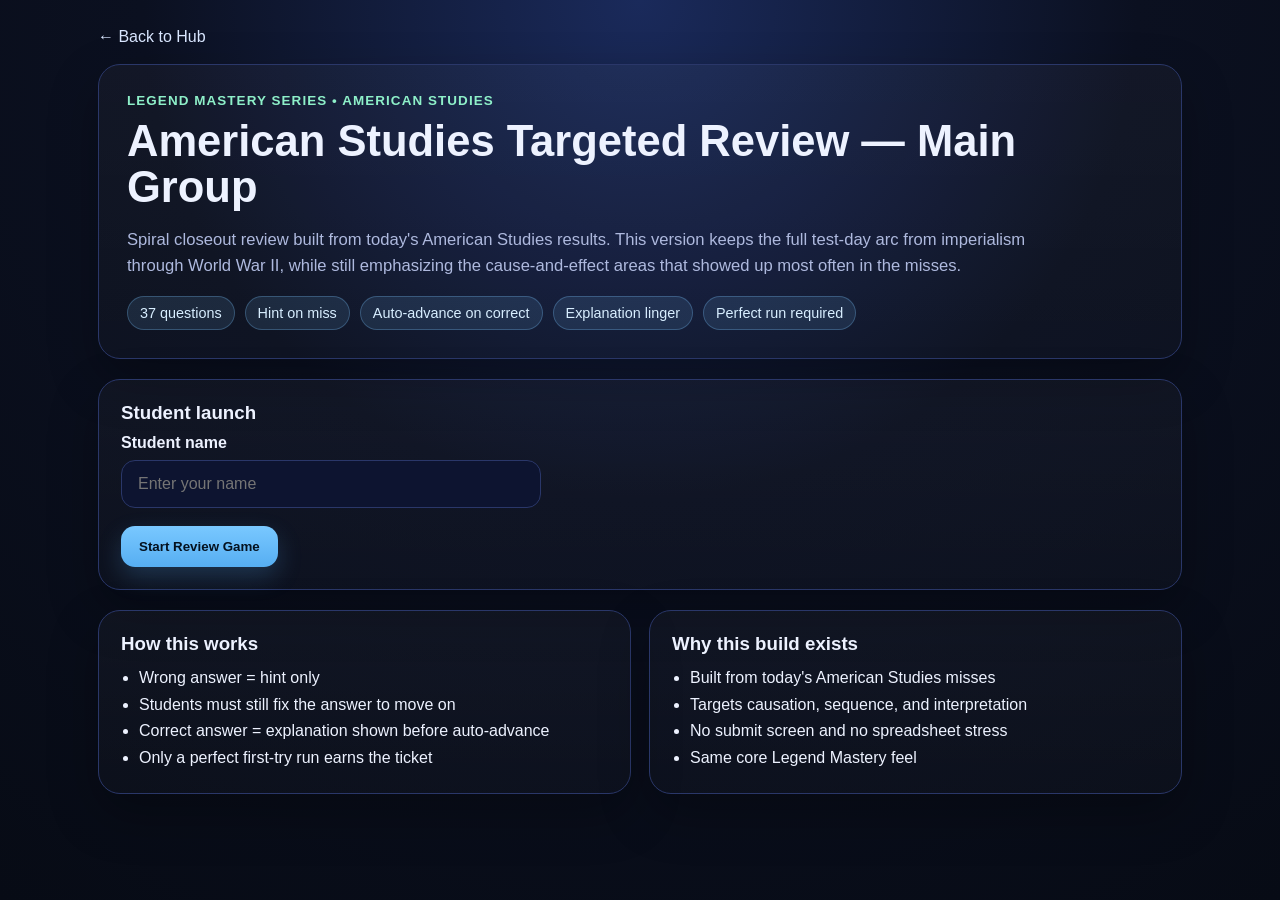
<file: games/period7-main-review-game.html>
<!doctype html>
<html lang="en">
<head>
  <meta charset="utf-8" />
  <meta name="viewport" content="width=device-width,initial-scale=1" />
  <title>American Studies Period 7 Review — Main Group</title>
  <link rel="stylesheet" href="../styles.css" />
</head>
<body>
  <div class="wrap" id="app"></div>

<script>
const GAME_TITLE = "American Studies Targeted Review \u2014 Main Group";
const EXPLAIN_LINGER_MS = 4500;

const questions = [{"type": "single", "contentArea": "CS 13 — Imperialism", "stem": "Which factor most directly encouraged American imperialism in the late 1800s?", "choices": ["desire for new markets and naval bases", "goal of reducing overseas trade", "attempt to end industrial production", "wish to weaken the navy"], "answer": "desire for new markets and naval bases", "hint": "Think trade and strategy.", "explain": "Industrial growth and naval strategy pushed the U.S. toward overseas expansion."}, {"type": "single", "contentArea": "CS 13 — Spanish-American War", "stem": "Which event most directly increased support for war against Spain in 1898?", "choices": ["the explosion of the USS Maine", "the attack on Pearl Harbor", "the sinking of the Lusitania", "the invasion of Poland"], "answer": "the explosion of the USS Maine", "hint": "This event became a rallying point for war fever.", "explain": "The explosion of the USS Maine helped spark public support for war with Spain."}, {"type": "multi", "contentArea": "CS 14 — Motives for expansion", "stem": "Select BOTH. Which motives were most closely connected to American imperialism?", "choices": ["access to new markets", "acquiring strategic naval bases", "ending all foreign influence", "reducing industrial growth"], "answers": ["access to new markets", "acquiring strategic naval bases"], "hint": "Pick the two motives tied to growth and power overseas.", "explain": "Economic opportunity and strategic naval strength were major motives for imperialism."}, {"type": "single", "contentArea": "CS 14 — Strategy and trade", "stem": "Why did supporters of imperialism often call for a stronger navy?", "choices": ["to protect trade routes and overseas interests", "to reduce all foreign involvement", "to eliminate industry at home", "to end westward expansion"], "answer": "to protect trade routes and overseas interests", "hint": "Think sea power and economic reach.", "explain": "Naval power was seen as necessary to protect trade and project American influence overseas."}, {"type": "single", "contentArea": "CS 13 — Consequence of war", "stem": "Which event most directly increased U.S. influence in the Caribbean and Pacific after 1898?", "choices": ["the Spanish-American War", "the War of 1812", "the Civil War", "the Mexican-American War"], "answer": "the Spanish-American War", "hint": "Think overseas gains after victory.", "explain": "The Spanish-American War expanded U.S. overseas influence and territorial reach."}, {"type": "single", "contentArea": "CS 15 — World War I", "stem": "Which factor contributed most directly to the outbreak of World War I?", "choices": ["the system of alliances in Europe", "the creation of the New Deal", "the rise of suburbanization", "the passage of the Neutrality Acts"], "answer": "the system of alliances in Europe", "hint": "One conflict spread because many nations were tied together.", "explain": "The alliance system helped turn a regional conflict into a wider war."}, {"type": "single", "contentArea": "CS 15 — Mobilization", "stem": "Which development best shows the impact of World War I on the United States?", "choices": ["greater federal direction of transportation and industry", "complete end of federal involvement in the economy", "abolition of all wartime propaganda", "withdrawal from all military preparation"], "answer": "greater federal direction of transportation and industry", "hint": "Look for home-front mobilization.", "explain": "World War I led to major federal coordination of transportation, production, and propaganda."}, {"type": "single", "contentArea": "CS 15 — Propaganda", "stem": "Which wartime practice was used by the U.S. government during World War I to build public support?", "choices": ["propaganda campaigns", "civil service exams", "Homestead Act land grants", "desegregation orders"], "answer": "propaganda campaigns", "hint": "Think posters, slogans, and persuasion.", "explain": "Propaganda was used to shape public opinion and support for the war."}, {"type": "single", "contentArea": "CS 15 — Postwar debate", "stem": "Which issue was heavily debated in the United States after World War I?", "choices": ["whether to join the League of Nations", "whether to abolish industrial production", "whether to restore the Articles of Confederation", "whether to pass the Dawes Act"], "answer": "whether to join the League of Nations", "hint": "This debate centered on the nation’s role in world affairs.", "explain": "The League of Nations debate reflected conflict over future U.S. international involvement."}, {"type": "single", "contentArea": "CS 16 — 1920s prosperity", "stem": "Which innovation most changed daily life during the 1920s by increasing mobility and consumer demand?", "choices": ["the automobile", "the cotton gin", "the steel plow", "the telegraph"], "answer": "the automobile", "hint": "Think mass mobility and consumer culture.", "explain": "Automobiles reshaped transportation, industry, and consumer culture."}, {"type": "single", "contentArea": "CS 16 — Mass culture", "stem": "A family buys a car, listens to radio, watches movies, and purchases appliances made in factories. What trend does this show?", "choices": ["growth of mass consumer culture", "return to frontier life", "collapse of industry", "end of technological change"], "answer": "growth of mass consumer culture", "hint": "Think shared products and shared entertainment.", "explain": "Technology and mass production helped create a national consumer culture."}, {"type": "single", "contentArea": "CS 16 — Shared culture", "stem": "Why was commercial radio significant in the 1920s?", "choices": ["it helped create a shared national culture", "it ended newspapers immediately", "it reduced entertainment choices to zero", "it stopped consumer advertising"], "answer": "it helped create a shared national culture", "hint": "Think mass audience.", "explain": "Radio connected Americans to the same music, news, and entertainment across the country."}, {"type": "single", "contentArea": "CS 17 — Social tension", "stem": "Which issue best reflects the cultural tensions of the 1920s?", "choices": ["conflict between modern values and traditional beliefs", "debate over revising the Articles of Confederation", "disagreement over abolition before the Civil War", "debate over western land claims"], "answer": "conflict between modern values and traditional beliefs", "hint": "Think social conflict, not constitutional founding debates.", "explain": "The 1920s featured major conflict between modern culture and traditional values."}, {"type": "multi", "contentArea": "CS 17 — Social change", "stem": "Select BOTH. Which developments reflected social change in the 1920s?", "choices": ["growth of jazz and popular entertainment", "changing roles for women", "return to mercantilism", "abolition of consumer goods"], "answers": ["growth of jazz and popular entertainment", "changing roles for women"], "hint": "Pick the two that actually transformed culture.", "explain": "Jazz culture and changing expectations for women were important parts of 1920s change."}, {"type": "single", "contentArea": "CS 17 — Nativism", "stem": "Which policy best reflects nativist attitudes in the 1920s?", "choices": ["restricting immigration", "expanding the Marshall Plan", "creating Social Security", "ending military preparedness"], "answer": "restricting immigration", "hint": "Nativism often targets outsiders.", "explain": "Nativist attitudes in the 1920s were closely tied to immigration restriction."}, {"type": "single", "contentArea": "CS 17 — Values conflict", "stem": "A local leader condemns jazz, flappers, and urban nightlife while defending older moral standards. What broader conflict does this show?", "choices": ["traditionalism versus modern culture", "debate over New Deal banking laws", "dispute over western railroads", "conflict over Reconstruction policy"], "answer": "traditionalism versus modern culture", "hint": "This is a classic culture-clash clue set.", "explain": "The passage reflects the larger clash between traditionalism and modern culture in the 1920s."}, {"type": "single", "contentArea": "CS 18 — Great Depression causes", "stem": "Which factor contributed most directly to the Great Depression?", "choices": ["stock market speculation and weak banking practices", "the success of world peace organizations", "the end of consumer credit", "the elimination of tariffs"], "answer": "stock market speculation and weak banking practices", "hint": "Think instability, risk, and weak financial systems.", "explain": "Speculation and weak banking practices helped make the economy unstable."}, {"type": "single", "contentArea": "CS 18 — Bank failures", "stem": "Why did bank failures worsen the Great Depression?", "choices": ["people lost savings and credit became harder to get", "factories gained more investment capital", "consumer confidence increased sharply", "international trade became easier"], "answer": "people lost savings and credit became harder to get", "hint": "Think about what happens when banks collapse.", "explain": "Bank failures wiped out savings and reduced access to credit, deepening the crisis."}, {"type": "single", "contentArea": "CS 18 — Margin buying", "stem": "Why did buying stocks on margin make the economy more dangerous in the late 1920s?", "choices": ["it increased risk by using borrowed money", "it guaranteed stable returns", "it prevented speculation", "it insured all deposits"], "answer": "it increased risk by using borrowed money", "hint": "Borrowing increases exposure when prices fall.", "explain": "Margin buying increased the danger because investors were purchasing stocks with borrowed money."}, {"type": "single", "contentArea": "CS 19 — New Deal", "stem": "Which statement best describes the New Deal?", "choices": ["it expanded the federal government's role in relief, recovery, and reform", "it returned the nation to complete laissez-faire policies", "it ended federal involvement in banking", "it reduced all public works programs"], "answer": "it expanded the federal government's role in relief, recovery, and reform", "hint": "The key word here is expanded.", "explain": "The New Deal expanded the role of the federal government in responding to the Depression."}, {"type": "multi", "contentArea": "CS 19 — New Deal aims", "stem": "Select BOTH. Which goals were central to New Deal programs?", "choices": ["providing relief to those suffering economically", "reforming parts of the financial system", "restoring mercantilism", "ending all federal action"], "answers": ["providing relief to those suffering economically", "reforming parts of the financial system"], "hint": "Choose the goals that match relief and reform.", "explain": "Relief and reform were central parts of the New Deal response."}, {"type": "single", "contentArea": "CS 19 — Historical significance", "stem": "Why was the New Deal historically significant?", "choices": ["it changed expectations about the federal government’s role in economic crises", "it restored preindustrial life", "it eliminated unemployment immediately", "it ended all debate over government power forever"], "answer": "it changed expectations about the federal government’s role in economic crises", "hint": "Think long-term expectations.", "explain": "The New Deal reshaped how many Americans expected the federal government to respond to crisis."}, {"type": "single", "contentArea": "CS 20 — Appeasement", "stem": "Which development most directly encouraged Axis aggression in the 1930s?", "choices": ["failure of other nations to stop treaty violations and expansion", "strict enforcement of all peace agreements", "strong and immediate military response by democracies", "the end of totalitarian governments"], "answer": "failure of other nations to stop treaty violations and expansion", "hint": "Unchecked aggression tends to grow, not shrink.", "explain": "Failure to respond decisively encouraged further Axis aggression."}, {"type": "single", "contentArea": "CS 20 — Aftermath of WWI", "stem": "Which condition after World War I helped create instability in Europe?", "choices": ["economic hardship and resentment linked to the Treaty of Versailles", "universal prosperity in Germany", "the end of nationalism", "the absence of extremist movements"], "answer": "economic hardship and resentment linked to the Treaty of Versailles", "hint": "Think anger and hardship after the treaty.", "explain": "Economic hardship and resentment after Versailles contributed to later instability."}, {"type": "multi", "contentArea": "CS 20 — Causes of WWII", "stem": "Select ALL that apply. Which factors contributed to the outbreak of World War II?", "choices": ["Axis expansion", "failure of peace agreements", "rising political tension", "women's suffrage"], "answers": ["Axis expansion", "failure of peace agreements", "rising political tension"], "hint": "Pick the causes tied to aggression and failed diplomacy.", "explain": "WWII grew out of expansionism, weak peace efforts, and rising international tensions."}, {"type": "single", "contentArea": "CS 20 — Unchecked aggression", "stem": "Italy invades Ethiopia, Japan expands in Asia, and Germany violates treaties while democracies hesitate. What conclusion is best supported?", "choices": ["aggressive expansion went largely unchecked in the 1930s", "democratic powers stopped aggression early", "all treaties were strictly enforced", "Japan avoided expansion"], "answer": "aggressive expansion went largely unchecked in the 1930s", "hint": "Look for the pattern across countries.", "explain": "Repeated aggressive actions and weak responses helped set the stage for World War II."}, {"type": "single", "contentArea": "CS 20 — Axis powers", "stem": "Which nations made up the major Axis powers in World War II?", "choices": ["Germany, Italy, and Japan", "Britain, France, and the United States", "Russia, China, and India", "Spain, Portugal, and Mexico"], "answer": "Germany, Italy, and Japan", "hint": "Think of the main expansionist dictatorships.", "explain": "Germany, Italy, and Japan were the major Axis powers in World War II."}, {"type": "single", "contentArea": "CS 21 — Policy shift", "stem": "Which statement best describes U.S. foreign policy in the years just before Pearl Harbor?", "choices": ["it moved gradually from isolation toward greater support for the Allies", "it stayed completely neutral in every way", "it entered the war before aiding Britain", "it focused only on domestic reform"], "answer": "it moved gradually from isolation toward greater support for the Allies", "hint": "Think gradual change, not immediate entry.", "explain": "The United States moved gradually from isolationism toward aid and then direct involvement."}, {"type": "single", "contentArea": "CS 21 — Pearl Harbor", "stem": "Which event caused the United States to enter World War II directly?", "choices": ["the attack on Pearl Harbor", "the sinking of the Titanic", "the Mexican-American War", "the annexation of Hawaii"], "answer": "the attack on Pearl Harbor", "hint": "This attack made direct entry unavoidable.", "explain": "The attack on Pearl Harbor led directly to U.S. entry into World War II."}, {"type": "single", "contentArea": "CS 21 — Aid before entry", "stem": "Which policy allowed the U.S. to provide weapons and supplies to Allied nations before direct entry into the war?", "choices": ["Lend-Lease", "Dawes Act", "Pure Food and Drug Act", "Pendleton Act"], "answer": "Lend-Lease", "hint": "This policy marked movement away from strict neutrality.", "explain": "Lend-Lease allowed the United States to aid Allied nations before direct military entry."}, {"type": "single", "contentArea": "CS 21 — Sequence", "stem": "What does the sequence Neutrality Acts → cash-and-carry → Lend-Lease → Pearl Harbor best show?", "choices": ["a gradual shift from isolation toward involvement", "a return to strict neutrality", "direct entry before aid", "complete indifference to foreign events"], "answer": "a gradual shift from isolation toward involvement", "hint": "The policy pattern changes over time.", "explain": "That sequence shows the U.S. moving step by step away from isolationism."}, {"type": "single", "contentArea": "Mixed — Causation", "stem": "Why is cause-and-effect thinking important on American Studies questions?", "choices": ["because events and policies are connected across time", "because every question is pure vocabulary recall", "because dates do not matter at all", "because one event never influences another"], "answer": "because events and policies are connected across time", "hint": "State tests often ask what led to what.", "explain": "Many American Studies questions are built on understanding how one event or policy led to another."}, {"type": "multi", "contentArea": "Mixed — Review habits", "stem": "Select BOTH. Which habits help students answer tougher American Studies questions?", "choices": ["track sequence across events", "look for the relationship between a cause and a result", "ignore the passage details", "treat every answer choice as isolated"], "answers": ["track sequence across events", "look for the relationship between a cause and a result"], "hint": "Choose the habits that support reasoning.", "explain": "Tracking sequence and cause-effect helps students handle tougher multi-step questions."}, {"type": "single", "contentArea": "Mixed — Compare eras", "stem": "How are the 1920s and the road to WWII similar as test topics?", "choices": ["both require students to connect specific evidence to broader themes", "both are only about memorizing names", "both avoid interpretation", "both focus only on local government"], "answer": "both require students to connect specific evidence to broader themes", "hint": "The evidence matters, but so does the larger meaning.", "explain": "Both eras often appear in questions that require interpretation and connection to larger themes."}, {"type": "single", "contentArea": "Mixed — Final closeout", "stem": "What is the best overall strategy for a passage-based American Studies question?", "choices": ["read the evidence, identify the theme, then match the answer to the relationship", "pick the longest answer immediately", "ignore dates and context", "focus only on one word in the passage"], "answer": "read the evidence, identify the theme, then match the answer to the relationship", "hint": "Use the evidence first, then reason outward.", "explain": "Strong readers use the evidence in the passage to identify the larger idea and then choose the best-supported answer."}, {"type": "single", "contentArea": "CS 18 + 19 — Distinction", "stem": "Why is it important to separate the causes of the Great Depression from the New Deal response?", "choices": ["one explains why the crisis happened and the other explains how the government reacted", "they were exactly the same thing", "the New Deal caused World War I", "causes and responses cannot be compared"], "answer": "one explains why the crisis happened and the other explains how the government reacted", "hint": "Cause comes first; response follows.", "explain": "Students need to distinguish between the roots of the crisis and the policies created to respond to it."}, {"type": "single", "contentArea": "CS 13 to 21 — Big picture", "stem": "What is the broad content arc of this review set?", "choices": ["imperialism through World War II", "colonial America through the Revolution", "Reconstruction through the Gilded Age only", "Cold War through modern foreign policy"], "answer": "imperialism through World War II", "hint": "Think late 1800s expansion through mid-1900s war.", "explain": "This review spirals from imperialism through the World War II era, with extra focus on the class’s biggest leaks."}];

function shuffle(arr){
  const a = [...arr];
  for(let i=a.length-1;i>0;i--){
    const j = Math.floor(Math.random() * (i + 1));
    [a[i], a[j]] = [a[j], a[i]];
  }
  return a;
}

function formatTime(totalSeconds){
  const m = Math.floor(totalSeconds / 60).toString().padStart(2, '0');
  const s = (totalSeconds % 60).toString().padStart(2, '0');
  return `${m}:${s}`;
}

function formatClock(d){
  return d.toLocaleTimeString([], { hour:'numeric', minute:'2-digit', second:'2-digit' });
}

function formatDate(d){
  return d.toLocaleDateString();
}

function escapeHtml(str){
  return String(str).replace(/[&<>"]/g, s => ({'&':'&amp;','<':'&lt;','>':'&gt;','"':'&quot;'}[s]));
}

const state = {
  name: "",
  started: false,
  index: 0,
  tried: 0,
  questions: shuffle(questions).map(q => ({
    ...q,
    choices: shuffle(q.choices),
    everMissed: false,
    mastered: false
  })),
  missedQuestions: [],
  missedAreas: new Set(),
  startTime: null,
  endTime: null,
  timerNow: Date.now(),
  timerHandle: null
};

const app = document.getElementById("app");

function startGame(){
  const name = document.getElementById("studentName").value.trim();
  if(!name) return;
  state.name = name;
  state.started = true;
  state.startTime = new Date();
  state.timerNow = Date.now();
  if(state.timerHandle) clearInterval(state.timerHandle);
  state.timerHandle = setInterval(() => {
    state.timerNow = Date.now();
    const timerEl = document.getElementById("runtimeClock");
    if(timerEl) timerEl.textContent = formatElapsed();
  }, 1000);
  render();
}

function formatElapsed(){
  if(!state.startTime) return "00:00";
  const endMs = state.endTime ? state.endTime.getTime() : state.timerNow;
  const seconds = Math.max(0, Math.floor((endMs - state.startTime.getTime()) / 1000));
  return formatTime(seconds);
}

function progressPct(){
  return Math.round((state.index / state.questions.length) * 100);
}

function firstTryCorrectCount(){
  return state.questions.filter(q => q.mastered && !q.everMissed).length;
}

function perfectRunAchieved(){
  return state.questions.every(q => q.mastered && !q.everMissed);
}

function markMiss(q){
  if(!q.everMissed){
    q.everMissed = true;
    state.missedQuestions.push({
      stem: q.stem,
      contentArea: q.contentArea || "Unlabeled content area",
      correct: q.type === "single" ? q.answer : q.answers.join(", "),
      explain: q.explain
    });
    state.missedAreas.add(q.contentArea || "Unlabeled content area");
  }
}

function showFeedback(kind, title, msg){
  const fb = document.getElementById("feedback");
  fb.className = `feedback show ${kind}`;
  fb.innerHTML = `<div class="feedback-title">${title}</div><div>${msg}</div>`;
}

function render(){
  if(!state.started){
    app.innerHTML = `
      <a class="back-link" href="../index.html">← Back to Hub</a>
      <section class="hero">
        <div class="kicker">Legend Mastery Series • American Studies</div>
        <h1>${GAME_TITLE}</h1>
        <p class="sub">Spiral closeout review built from today&apos;s American Studies results. This version keeps the full test-day arc from imperialism through World War II, while still emphasizing the cause-and-effect areas that showed up most often in the misses.</p>
        <div class="pills">
          <span class="pill">${state.questions.length} questions</span>
          <span class="pill">Hint on miss</span>
          <span class="pill">Auto-advance on correct</span>
          <span class="pill">Explanation linger</span>
          <span class="pill">Perfect run required</span>
        </div>
      </section>

      <section class="panel" style="margin-top:20px">
        <h3>Student launch</h3>
        <label for="studentName">Student name</label>
        <input id="studentName" type="text" placeholder="Enter your name" />
        <div class="btn-row">
          <button class="btn" onclick="startGame()">Start Review Game</button>
        </div>
      </section>

      <section class="grid grid-2" style="margin-top:20px">
        <article class="card">
          <h3>How this works</h3>
          <ul class="list-clean">
            <li>Wrong answer = hint only</li>
            <li>Students must still fix the answer to move on</li>
            <li>Correct answer = explanation shown before auto-advance</li>
            <li>Only a perfect first-try run earns the ticket</li>
          </ul>
        </article>
        <article class="card">
          <h3>Why this build exists</h3>
          <ul class="list-clean">
            <li>Built from today&apos;s American Studies misses</li>
            <li>Targets causation, sequence, and interpretation</li>
            <li>No submit screen and no spreadsheet stress</li>
            <li>Same core Legend Mastery feel</li>
          </ul>
        </article>
      </section>`;
    return;
  }

  if(state.index >= state.questions.length){
    if(state.timerHandle){
      clearInterval(state.timerHandle);
      state.timerHandle = null;
    }
    if(!state.endTime) state.endTime = new Date();

    const firstTry = firstTryCorrectCount();
    const masteryPct = Math.round((firstTry / state.questions.length) * 100);
    const missedAreas = [...state.missedAreas];
    const passed = perfectRunAchieved();

    app.innerHTML = `
      <a class="back-link" href="../index.html">← Back to Hub</a>
      <section class="result-card">
        <div class="kicker">${passed ? 'Mastery Ticket Earned' : 'Review Complete — Ticket Locked'}</div>
        <h1>${escapeHtml(state.name)} — Review Results</h1>
        <p class="sub">
          ${passed
            ? 'Perfect first-try mastery. This run earns the completion ticket.'
            : 'You completed the full game, but any question missed during the run blocks the mastery ticket.'}
        </p>

        <div class="stat-row">
          <div class="stat"><div class="stat-label">Mastery Score</div><div class="stat-value">${masteryPct}%</div></div>
          <div class="stat"><div class="stat-label">1st-Try Correct</div><div class="stat-value">${firstTry}/${state.questions.length}</div></div>
          <div class="stat"><div class="stat-label">Attempts</div><div class="stat-value">${state.tried}</div></div>
          <div class="stat"><div class="stat-label">Missed Areas</div><div class="stat-value">${missedAreas.length}</div></div>
        </div>

        ${passed ? `
          <section class="panel" style="margin-top:18px">
            <h3>Completion Ticket</h3>
            <div class="grid grid-2">
              <article class="card">
                <div><strong>Name:</strong> ${escapeHtml(state.name)}</div>
                <div><strong>Date:</strong> ${escapeHtml(formatDate(state.endTime))}</div>
                <div><strong>Start Time:</strong> ${escapeHtml(formatClock(state.startTime))}</div>
                <div><strong>End Time:</strong> ${escapeHtml(formatClock(state.endTime))}</div>
              </article>
              <article class="card">
                <div><strong>Runtime:</strong> ${escapeHtml(formatElapsed())}</div>
                <div><strong>Result:</strong> PERFECT RUN</div>
                <div><strong>Score:</strong> ${masteryPct}%</div>
                <div><strong>Status:</strong> COMPLETION APPROVED</div>
              </article>
            </div>
          </section>
        ` : `
          <section class="panel" style="margin-top:18px">
            <h3>Completion Ticket Locked</h3>
            <p class="sub" style="margin:0">To earn the ticket, the student must complete a perfect first-try run with no missed questions.</p>
          </section>
        `}

        <section class="panel" style="margin-top:18px">
          <h3>Content Areas Missed</h3>
          ${missedAreas.length
            ? `<div class="missed-list">${missedAreas.map((area, i) => `<div class="missed-item"><strong>${i + 1}. ${escapeHtml(area)}</strong></div>`).join('')}</div>`
            : `<p class="sub" style="margin:0">No content areas missed. Clean mastery.</p>`}
        </section>

        ${state.missedQuestions.length ? `
          <section class="panel" style="margin-top:18px">
            <h3>Questions Missed During the Run</h3>
            <div class="missed-list">
              ${state.missedQuestions.map((m, i) => `
                <div class="missed-item">
                  <strong>${i + 1}. ${escapeHtml(m.stem)}</strong>
                  <div class="muted" style="margin-top:8px"><strong>Content Area:</strong> ${escapeHtml(m.contentArea)}</div>
                  <div class="muted" style="margin-top:6px"><strong>Correct:</strong> ${escapeHtml(m.correct)}</div>
                  <div class="muted" style="margin-top:6px">${escapeHtml(m.explain)}</div>
                </div>`).join('')}
            </div>
          </section>` : ''}
      </section>`;
    return;
  }

  const q = state.questions[state.index];

  app.innerHTML = `
    <a class="back-link" href="../index.html">← Back to Hub</a>
    <section class="question-card">
      <div class="hud">
        <div class="hud-left">
          <div class="hud-chip">Student: ${escapeHtml(state.name)}</div>
          <div class="hud-chip">Question ${state.index + 1} / ${state.questions.length}</div>
          <div class="hud-chip">Runtime: <span id="runtimeClock">${formatElapsed()}</span></div>
        </div>
        <div class="hud-right">
          <div class="hud-chip">1st-Try Correct: ${firstTryCorrectCount()}</div>
          <div class="hud-chip">Attempts: ${state.tried}</div>
        </div>
      </div>

      <div class="progress-shell"><div class="progress-bar" style="width:${progressPct()}%"></div></div>

      <div class="question-title">${escapeHtml(q.stem)}</div>
      <div class="help">
        <strong>Content Area:</strong> ${escapeHtml(q.contentArea || 'Unlabeled content area')}<br>
        ${q.type === 'single' ? 'Choose one answer.' : 'Select all required answers, then submit.'}
      </div>

      <div class="choices" id="choices"></div>

      <div class="btn-row" id="multiActions" ${q.type === 'single' ? 'style="display:none"' : ''}>
        <button class="btn" onclick="submitMulti()">Submit Answer</button>
      </div>

      <div class="feedback" id="feedback"></div>
    </section>`;

  const choicesDiv = document.getElementById("choices");

  if(q.type === "single"){
    q.choices.forEach(choice => {
      const btn = document.createElement("button");
      btn.className = "choice";
      btn.textContent = choice;
      btn.onclick = () => submitSingle(choice, btn);
      choicesDiv.appendChild(btn);
    });
  } else {
    q.choices.forEach((choice, idx) => {
      const label = document.createElement("label");
      label.className = "choice checkbox-row";
      label.innerHTML = `<input type="checkbox" value="${escapeHtml(choice)}" id="c${idx}"><span>${escapeHtml(choice)}</span>`;
      choicesDiv.appendChild(label);
    });
  }
}

function submitSingle(choice, btn){
  const q = state.questions[state.index];
  state.tried++;
  const all = [...document.querySelectorAll(".choice")];

  if(choice === q.answer){
    q.mastered = true;
    all.forEach(b => b.disabled = true);
    btn.classList.add("correct");
    showFeedback("good", "Correct", q.explain);
    setTimeout(() => {
      state.index++;
      render();
    }, EXPLAIN_LINGER_MS);
  } else {
    markMiss(q);
    btn.classList.add("incorrect");
    btn.disabled = true;
    showFeedback("bad", "Try again", q.hint);
  }
}

function submitMulti(){
  const q = state.questions[state.index];
  const checked = [...document.querySelectorAll('input[type="checkbox"]:checked')].map(x => x.value).sort();
  const correct = [...q.answers].sort();
  state.tried++;

  if(JSON.stringify(checked) === JSON.stringify(correct)){
    q.mastered = true;
    document.querySelectorAll('input[type="checkbox"]').forEach(x => x.disabled = true);
    document.getElementById("multiActions").querySelector("button").disabled = true;
    showFeedback("good", "Correct", q.explain);
    setTimeout(() => {
      state.index++;
      render();
    }, EXPLAIN_LINGER_MS);
  } else {
    markMiss(q);
    showFeedback("bad", "Try again", q.hint);
  }
}

render();
</script>
</body>
</html>
</file>
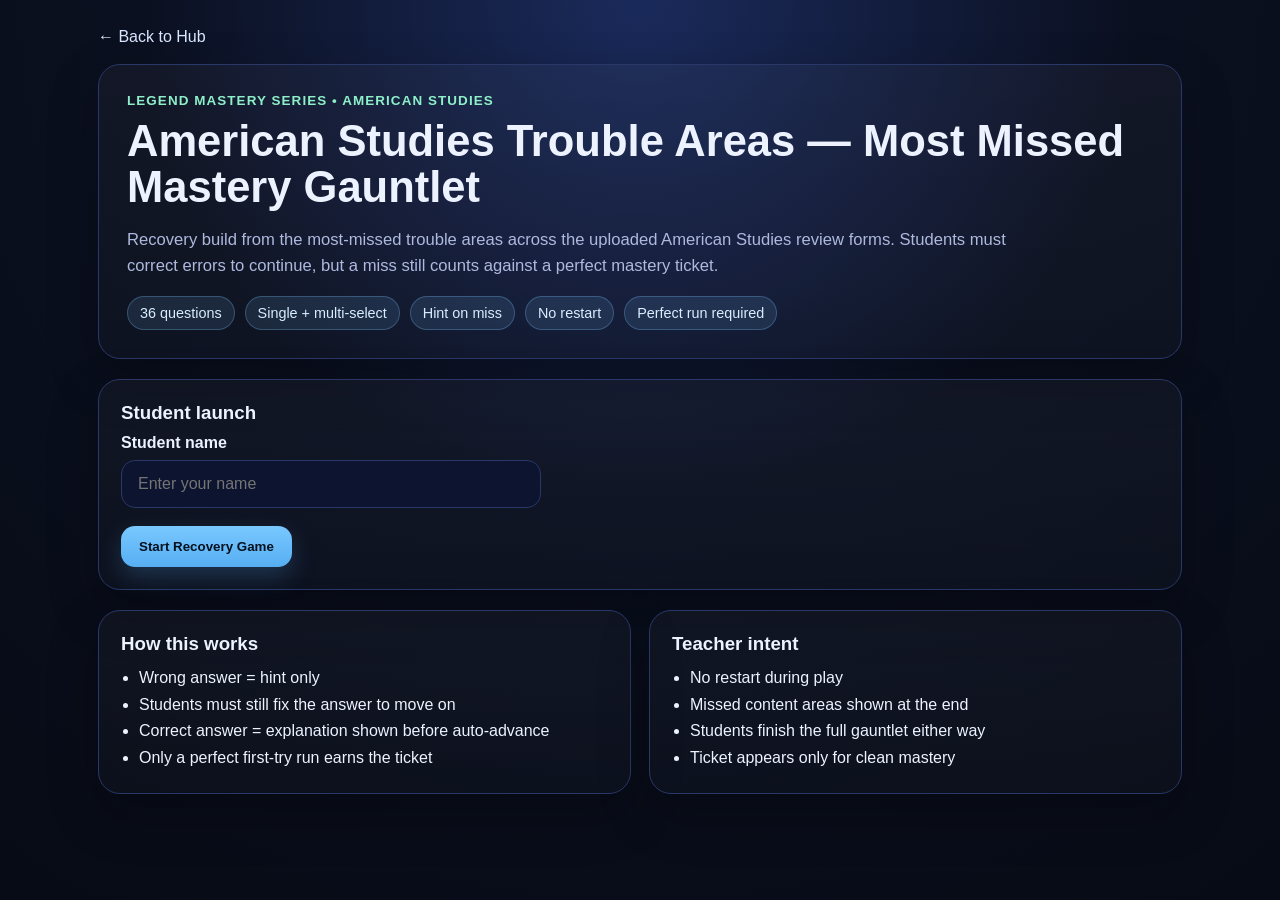
<file: games/recovery-game.html>
<!doctype html>
<html lang="en">
<head>
  <meta charset="utf-8" />
  <meta name="viewport" content="width=device-width,initial-scale=1" />
  <title>American Studies Trouble Areas — Recovery Game</title>
  <link rel="stylesheet" href="../styles.css" />
</head>
<body>
  <div class="wrap" id="app"></div>

<script>
const GAME_TITLE = "American Studies Trouble Areas — Most Missed Mastery Gauntlet";
const EXPLAIN_LINGER_MS = 5000;

const questions = [
  {
    type:"single",
    contentArea:"Civic Foundations / Federalism",
    stem:"Which principle divides power between national and state governments?",
    choices:["Federalism","Limited government","Popular sovereignty","Judicial review"],
    answer:"Federalism",
    hint:"Think about the principle that separates power vertically, not between branches.",
    explain:"Federalism divides authority between the national government and state governments."
  },
  {
    type:"single",
    contentArea:"Civic Foundations / Federalism",
    stem:"Which situation best reflects federalism?",
    choices:["A governor and Congress both make laws within their own powers","The Supreme Court declares a law unconstitutional","The president vetoes a bill","Citizens vote in a national election"],
    answer:"A governor and Congress both make laws within their own powers",
    hint:"Look for shared governing authority at two different levels.",
    explain:"Federalism exists when state and national governments each exercise powers in their own spheres."
  },
  {
    type:"single",
    contentArea:"Ratification / Federalists vs. Anti-Federalists",
    stem:"Which group supported ratification of the Constitution?",
    choices:["Federalists","Anti-Federalists","Abolitionists","Populists"],
    answer:"Federalists",
    hint:"This group argued the Articles were too weak and the new Constitution was necessary.",
    explain:"Federalists supported ratification because they believed the nation needed a stronger national government."
  },
  {
    type:"single",
    contentArea:"Ratification / Federalists vs. Anti-Federalists",
    stem:"Which document helped explain and defend the Constitution during ratification debates?",
    choices:["Federalist Papers","Articles of Confederation","Common Sense","Northwest Ordinance"],
    answer:"Federalist Papers",
    hint:"Think of the series of essays written to persuade states to ratify.",
    explain:"The Federalist Papers argued for the Constitution and explained how the new government would work."
  },
  {
    type:"single",
    contentArea:"Ratification / Federalists vs. Anti-Federalists",
    stem:"What was a major concern of the Anti-Federalists?",
    choices:["The Constitution did not protect individual liberties enough","The national government was too weak","The states had too little power under the Articles","The Constitution created too many local governments"],
    answer:"The Constitution did not protect individual liberties enough",
    hint:"Their biggest fear centered on liberty and concentrated power.",
    explain:"Anti-Federalists feared a strong central government and pushed for a bill of rights to protect liberty."
  },
  {
    type:"single",
    contentArea:"Ratification / Federalists vs. Anti-Federalists",
    stem:"Which principle did Anti-Federalists believe would best protect liberty?",
    choices:["Strong state governments","A monarchy","Judicial supremacy","Unlimited executive power"],
    answer:"Strong state governments",
    hint:"They trusted government closer to the people more than a distant national government.",
    explain:"Anti-Federalists believed strong state governments were less likely to threaten individual liberty."
  },
  {
    type:"single",
    contentArea:"Northwest Ordinance / Civil Liberties",
    stem:"Which right was protected in the Northwest Territory under the Northwest Ordinance?",
    choices:["Trial by jury","Censorship of newspapers","Restricted religious practice","Military rule"],
    answer:"Trial by jury",
    hint:"Look for a civil liberty, not a limitation on liberty.",
    explain:"The Northwest Ordinance protected civil liberties, including trial by jury and religious freedom."
  },
  {
    type:"single",
    contentArea:"Northwest Ordinance / Republican Government",
    stem:"Why did the Northwest Ordinance emphasize education?",
    choices:["An informed citizenry was needed for self-government","Factories needed skilled machine workers immediately","The federal government wanted uniform textbooks","Education was required for military service"],
    answer:"An informed citizenry was needed for self-government",
    hint:"Connect education to republican government, not industry.",
    explain:"The ordinance linked education to citizenship and the success of republican government."
  },
  {
    type:"single",
    contentArea:"Declaration of Independence / Rights",
    stem:"Which evidence best shows the Declaration of Independence influenced modern government?",
    choices:["Amendments expanding voting rights","Growth of industrialization","Construction of railroads","Development of skyscrapers"],
    answer:"Amendments expanding voting rights",
    hint:"Look for something that extends political rights based on equality and consent.",
    explain:"Expanding voting rights reflects the Declaration’s ideas about equality and government by consent."
  },
  {
    type:"single",
    contentArea:"Declaration of Independence / Rights",
    stem:"According to the Declaration of Independence, what is the main purpose of government?",
    choices:["To protect individual rights","To expand national territory","To increase trade","To strengthen monarchies"],
    answer:"To protect individual rights",
    hint:"Go back to life, liberty, and the purpose of legitimate government.",
    explain:"The Declaration states that governments are instituted to secure natural rights."
  },
  {
    type:"multi",
    contentArea:"Industrialization / Labor Unions",
    stem:"Select ALL that apply. Which were goals of labor unions?",
    choices:["Higher wages","Shorter workdays","Safer working conditions","Fewer protections for workers"],
    answers:["Higher wages","Shorter workdays","Safer working conditions"],
    hint:"Think bread-and-butter workplace reforms, not employer advantages.",
    explain:"Labor unions pushed for higher wages, shorter hours, and safer working conditions."
  },
  {
    type:"single",
    contentArea:"Industrialization / Labor Tactics",
    stem:"A boycott is best defined as",
    choices:["A refusal to buy goods or services to pressure a business","A violent attack on a factory","A legal appeal to the Supreme Court","A tax on imported goods"],
    answer:"A refusal to buy goods or services to pressure a business",
    hint:"This tactic uses consumer pressure rather than direct workplace violence.",
    explain:"A boycott is an organized refusal to purchase goods or services in order to force change."
  },
  {
    type:"multi",
    contentArea:"Progressive Era / Reforms",
    stem:"Select ALL that apply. Which were Progressive reforms?",
    choices:["Pure Food and Drug Act","Meat Inspection Act","Sherman Antitrust Act","Black Codes"],
    answers:["Pure Food and Drug Act","Meat Inspection Act","Sherman Antitrust Act"],
    hint:"Look for reforms aimed at regulation and public protection, not laws restricting rights.",
    explain:"Progressive reforms targeted corruption, monopolies, and unsafe conditions through laws like these."
  },
  {
    type:"single",
    contentArea:"Progressive Era / Muckrakers",
    stem:"Journalists who exposed corruption and abuses during the Progressive Era were called",
    choices:["Muckrakers","Isolationists","Nativists","Expansionists"],
    answer:"Muckrakers",
    hint:"Think of writers who 'raked up the muck' to expose problems.",
    explain:"Muckrakers used journalism to expose political corruption and unsafe social conditions."
  },
  {
    type:"single",
    contentArea:"Progressive Era / Consumer Protection",
    stem:"Which law most directly protected consumers from unsafe food and medicine?",
    choices:["Pure Food and Drug Act","Homestead Act","Dawes Act","Neutrality Act"],
    answer:"Pure Food and Drug Act",
    hint:"Focus on consumer safety and accurate labeling.",
    explain:"The Pure Food and Drug Act required safer products and more honest labeling."
  },
  {
    type:"multi",
    contentArea:"Imperialism / Expansion",
    stem:"Select TWO. Which actions are examples of U.S. imperialism?",
    choices:["Annexation of Hawaii","Spanish-American War","Federal Reserve Act","Social Security Act"],
    answers:["Annexation of Hawaii","Spanish-American War"],
    hint:"Choose the answers tied to expansion overseas, not domestic policy.",
    explain:"The annexation of Hawaii and the Spanish-American War reflected U.S. imperialist expansion."
  },
  {
    type:"single",
    contentArea:"Imperialism / Foreign Policy",
    stem:"Big Stick Diplomacy is most closely associated with",
    choices:["Theodore Roosevelt","Woodrow Wilson","Herbert Hoover","Lyndon Johnson"],
    answer:"Theodore Roosevelt",
    hint:"Think early-1900s foreign policy backed by military strength.",
    explain:"Roosevelt’s foreign policy approach used the threat of force to influence events abroad."
  },
  {
    type:"multi",
    contentArea:"Post-WWI Foreign Policy / Isolationism",
    stem:"Select THREE. Which developments reflected U.S. efforts to maintain peace after World War I?",
    choices:["Arms limitation efforts","Debate over the Treaty of Versailles","Kellogg-Briand Pact","Lend-Lease Act"],
    answers:["Arms limitation efforts","Debate over the Treaty of Versailles","Kellogg-Briand Pact"],
    hint:"Stay in the post-WWI peace-and-isolation moment, not the later road to WWII.",
    explain:"These efforts reflected attempts to avoid future war after World War I."
  },
  {
    type:"single",
    contentArea:"Post-WWI Foreign Policy / Isolationism",
    stem:"Why did many Americans support isolationism in the 1920s?",
    choices:["They wanted to avoid future overseas conflicts","They hoped to expand colonies in Asia","They wanted stronger alliances with Europe","They favored world government"],
    answer:"They wanted to avoid future overseas conflicts",
    hint:"Tie this to disappointment and sacrifice after World War I.",
    explain:"Many Americans believed staying out of entangling alliances would keep the nation out of war."
  },
  {
    type:"single",
    contentArea:"1920s / Red Scare",
    stem:"The Red Scare of 1919–1920 was driven largely by fear of",
    choices:["Radicalism and communism","Japanese expansion","Bank failures","Consumerism"],
    answer:"Radicalism and communism",
    hint:"This fear centered on political ideology and revolution at home.",
    explain:"After WWI, bomb scares and unrest fueled fears of radicals and communists in the United States."
  },
  {
    type:"single",
    contentArea:"Great Depression / Causes",
    stem:"Which factor most contributed to the stock market crash of 1929?",
    choices:["Speculation with borrowed money","The end of wartime rationing","The passage of the GI Bill","Rapid suburban growth"],
    answer:"Speculation with borrowed money",
    hint:"Think risky investing behavior, not postwar domestic policy.",
    explain:"Speculation and buying on margin made the market dangerously unstable."
  },
  {
    type:"single",
    contentArea:"Government and the Economy / Monetary Policy",
    stem:"Which institution regulates the U.S. money supply?",
    choices:["Federal Reserve System","Securities and Exchange Commission","Department of Commerce","Supreme Court"],
    answer:"Federal Reserve System",
    hint:"Look for the central banking system, not the agency policing stock fraud.",
    explain:"The Federal Reserve controls major monetary tools such as interest rates and reserve policies."
  },
  {
    type:"single",
    contentArea:"Great Depression / New Deal",
    stem:"Part A. The federal government created programs to regulate banks, provide jobs, and protect workers during an economic crisis. Which period does this describe?",
    choices:["New Deal","Progressive Era","Reconstruction","Cold War"],
    answer:"New Deal",
    hint:"This was Franklin Roosevelt’s major response to the Great Depression.",
    explain:"The New Deal expanded federal action to address unemployment, banking failures, and economic instability."
  },
  {
    type:"multi",
    contentArea:"Great Depression / Expanded Federal Role",
    stem:"Select TWO. Which actions expanded the role of the federal government during the Great Depression?",
    choices:["Social Security Act","SEC regulations","Homestead Act","Louisiana Purchase"],
    answers:["Social Security Act","SEC regulations"],
    hint:"Choose the policies tied to long-term federal economic protection and regulation.",
    explain:"Both measures expanded federal responsibility in the economy and in citizens’ lives."
  },
  {
    type:"single",
    contentArea:"Great Depression / New Deal",
    stem:"Which agency regulated the stock market to prevent fraud after the crash?",
    choices:["SEC","FDIC","NATO","EPA"],
    answer:"SEC",
    hint:"Think securities and exchanges, not bank deposits.",
    explain:"The Securities and Exchange Commission was created to regulate the stock market and reduce fraud."
  },
  {
    type:"single",
    contentArea:"Road to WWII / U.S. Involvement",
    stem:"Which policy allowed the United States to supply military aid to Allied nations before entering World War II?",
    choices:["Lend-Lease Act","Dawes Act","Missouri Compromise","Interstate Commerce Act"],
    answer:"Lend-Lease Act",
    hint:"This policy moved the U.S. beyond strict neutrality without immediate direct entry into war.",
    explain:"Lend-Lease let the U.S. send war materials to Allied nations before formally entering WWII."
  },
  {
    type:"multi",
    contentArea:"Road to WWII / Causes",
    stem:"Select THREE. Which factors contributed to the outbreak of World War II?",
    choices:["Expansionist policies of Germany and Japan","Failure of international peace agreements","Global political tensions","Women’s suffrage"],
    answers:["Expansionist policies of Germany and Japan","Failure of international peace agreements","Global political tensions"],
    hint:"Stay focused on aggression, failed diplomacy, and rising tension between nations.",
    explain:"World War II grew out of aggressive expansion, failed peace efforts, and escalating tensions."
  },
  {
    type:"single",
    contentArea:"WWII / Home Front",
    stem:"The United States became known as the 'Arsenal of Democracy' because it",
    choices:["Produced massive amounts of war materials for the Allies","Established colonies in Europe","Ended all military production","Refused to help other nations"],
    answer:"Produced massive amounts of war materials for the Allies",
    hint:"Think industrial output and supplying democracies fighting Axis powers.",
    explain:"U.S. factories produced enormous quantities of planes, tanks, ships, and supplies for the Allied war effort."
  },
  {
    type:"multi",
    contentArea:"Cold War / Containment",
    stem:"Select ALL that apply. Which were examples of U.S. containment policies?",
    choices:["Truman Doctrine","Marshall Plan","NATO","Dawes Act"],
    answers:["Truman Doctrine","Marshall Plan","NATO"],
    hint:"Containment meant resisting communist expansion after World War II.",
    explain:"These policies were central parts of the U.S. effort to contain communism."
  },
  {
    type:"single",
    contentArea:"Cold War / Anti-Communism",
    stem:"Which congressional body investigated suspected communist influence during the Cold War?",
    choices:["HUAC","FDIC","SEC","TVA"],
    answer:"HUAC",
    hint:"This committee became famous for hearings about suspected subversion.",
    explain:"HUAC, the House Un-American Activities Committee, investigated alleged communist influence."
  },
  {
    type:"single",
    contentArea:"Cold War / Anti-Communism",
    stem:"McCarthyism is best defined as",
    choices:["Accusing people of communist ties with little evidence","A civil rights sit-in campaign","A federal bank rescue program","A postwar housing policy"],
    answer:"Accusing people of communist ties with little evidence",
    hint:"This term is tied to fear-driven charges during the Cold War.",
    explain:"McCarthyism refers to reckless accusations and investigations tied to anti-communist hysteria."
  },
  {
    type:"multi",
    contentArea:"Civil Rights Movement / Activism",
    stem:"Select TWO. Which were important actions of the civil rights movement?",
    choices:["Freedom Rides","March on Washington","Kellogg-Briand Pact","Dawes Act"],
    answers:["Freedom Rides","March on Washington"],
    hint:"Pick direct civil rights activism, not unrelated federal laws from other eras.",
    explain:"Both the Freedom Rides and the March on Washington were major civil rights actions."
  },
  {
    type:"single",
    contentArea:"Civil Rights Movement / Legislation",
    stem:"Which legislation most directly outlawed discrimination in public accommodations?",
    choices:["Civil Rights Act of 1964","Homestead Act","Patriot Act","Neutrality Act"],
    answer:"Civil Rights Act of 1964",
    hint:"Think landmark civil rights legislation under Lyndon Johnson.",
    explain:"The Civil Rights Act of 1964 outlawed discrimination in public accommodations and employment."
  },
  {
    type:"single",
    contentArea:"Postwar America / Housing",
    stem:"Part A. Many families left cities for newly built suburbs while discriminatory lending often blocked minorities from doing the same. Which practice is described?",
    choices:["Redlining","Collective bargaining","Muckraking","Containment"],
    answer:"Redlining",
    hint:"This was a housing and lending practice, not a labor tactic or foreign policy.",
    explain:"Redlining denied many minorities access to mortgages and suburban homeownership."
  },
  {
    type:"single",
    contentArea:"Postwar America / Immigration",
    stem:"Which law changed immigration patterns by allowing more immigrants from Asia, Africa, and Latin America?",
    choices:["Immigration and Nationality Act of 1965","Chinese Exclusion Act","Sedition Act","Homestead Act"],
    answer:"Immigration and Nationality Act of 1965",
    hint:"Look for the law that moved away from older quota systems.",
    explain:"The 1965 Immigration Act reshaped immigration by opening the door to more global migration."
  },
  {
    type:"single",
    contentArea:"Civil Liberties / Patriot Act",
    stem:"The USA PATRIOT Act raised concerns mainly because it",
    choices:["Expanded government surveillance powers","Ended the Cold War","Banned immigration","Created labor unions"],
    answer:"Expanded government surveillance powers",
    hint:"This debate centered on civil liberties versus security.",
    explain:"Many critics argued the PATRIOT Act expanded surveillance in ways that threatened civil liberties."
  }
];

function shuffle(arr){
  const a = [...arr];
  for(let i=a.length-1;i>0;i--){
    const j=Math.floor(Math.random()*(i+1));
    [a[i],a[j]]=[a[j],a[i]];
  }
  return a;
}

function formatTime(totalSeconds){
  const m = Math.floor(totalSeconds / 60).toString().padStart(2,'0');
  const s = (totalSeconds % 60).toString().padStart(2,'0');
  return `${m}:${s}`;
}

function formatClock(d){
  return d.toLocaleTimeString([], { hour:'numeric', minute:'2-digit', second:'2-digit' });
}

function formatDate(d){
  return d.toLocaleDateString();
}

function escapeHtml(str){
  return String(str).replace(/[&<>"]/g, s => ({'&':'&amp;','<':'&lt;','>':'&gt;','"':'&quot;'}[s]));
}

const state = {
  name:"",
  started:false,
  index:0,
  tried:0,
  questions:shuffle(questions).map(q => ({
    ...q,
    choices: shuffle(q.choices),
    everMissed:false,
    mastered:false
  })),
  missedQuestions:[],
  missedAreas:new Set(),
  startTime:null,
  endTime:null,
  timerNow:Date.now(),
  timerHandle:null
};

const app = document.getElementById("app");

function startGame(){
  const name = document.getElementById("studentName").value.trim();
  if(!name) return;
  state.name = name;
  state.started = true;
  state.startTime = new Date();
  state.timerNow = Date.now();
  if(state.timerHandle) clearInterval(state.timerHandle);
  state.timerHandle = setInterval(() => {
    state.timerNow = Date.now();
    const timerEl = document.getElementById("runtimeClock");
    if(timerEl){
      timerEl.textContent = formatElapsed();
    }
  }, 1000);
  render();
}

function formatElapsed(){
  if(!state.startTime) return "00:00";
  const endMs = state.endTime ? state.endTime.getTime() : state.timerNow;
  const seconds = Math.max(0, Math.floor((endMs - state.startTime.getTime()) / 1000));
  return formatTime(seconds);
}

function progressPct(){
  return Math.round((state.index / state.questions.length) * 100);
}

function firstTryCorrectCount(){
  return state.questions.filter(q => q.mastered && !q.everMissed).length;
}

function perfectRunAchieved(){
  return state.questions.every(q => q.mastered && !q.everMissed);
}

function markMiss(q){
  if(!q.everMissed){
    q.everMissed = true;
    state.missedQuestions.push({
      stem:q.stem,
      contentArea:q.contentArea || "Unlabeled content area",
      correct:q.type === "single" ? q.answer : q.answers.join(", "),
      explain:q.explain
    });
    state.missedAreas.add(q.contentArea || "Unlabeled content area");
  }
}

function showFeedback(kind, title, msg){
  const fb = document.getElementById('feedback');
  fb.className = `feedback show ${kind}`;
  fb.innerHTML = `<div class="feedback-title">${title}</div><div>${msg}</div>`;
}

function render(){
  if(!state.started){
    app.innerHTML = `
      <a class="back-link" href="../index.html">← Back to Hub</a>
      <section class="hero">
        <div class="kicker">Legend Mastery Series • American Studies</div>
        <h1>${GAME_TITLE}</h1>
        <p class="sub">
          Recovery build from the most-missed trouble areas across the uploaded American Studies review forms.
          Students must correct errors to continue, but a miss still counts against a perfect mastery ticket.
        </p>
        <div class="pills">
          <span class="pill">${state.questions.length} questions</span>
          <span class="pill">Single + multi-select</span>
          <span class="pill">Hint on miss</span>
          <span class="pill">No restart</span>
          <span class="pill">Perfect run required</span>
        </div>
      </section>

      <section class="panel" style="margin-top:20px">
        <h3>Student launch</h3>
        <label for="studentName">Student name</label>
        <input id="studentName" type="text" placeholder="Enter your name" />
        <div class="btn-row">
          <button class="btn" onclick="startGame()">Start Recovery Game</button>
        </div>
      </section>

      <section class="grid grid-2" style="margin-top:20px">
        <article class="card">
          <h3>How this works</h3>
          <ul class="list-clean">
            <li>Wrong answer = hint only</li>
            <li>Students must still fix the answer to move on</li>
            <li>Correct answer = explanation shown before auto-advance</li>
            <li>Only a perfect first-try run earns the ticket</li>
          </ul>
        </article>
        <article class="card">
          <h3>Teacher intent</h3>
          <ul class="list-clean">
            <li>No restart during play</li>
            <li>Missed content areas shown at the end</li>
            <li>Students finish the full gauntlet either way</li>
            <li>Ticket appears only for clean mastery</li>
          </ul>
        </article>
      </section>`;
    return;
  }

  if(state.index >= state.questions.length){
    if(state.timerHandle){
      clearInterval(state.timerHandle);
      state.timerHandle = null;
    }
    if(!state.endTime) state.endTime = new Date();

    const firstTry = firstTryCorrectCount();
    const masteryPct = Math.round((firstTry / state.questions.length) * 100);
    const missedAreas = [...state.missedAreas];
    const passed = perfectRunAchieved();

    app.innerHTML = `
      <a class="back-link" href="../index.html">← Back to Hub</a>

      <section class="result-card">
        <div class="kicker">${passed ? 'Mastery Ticket Earned' : 'Recovery Complete — Ticket Locked'}</div>
        <h1>${escapeHtml(state.name)} — Trouble Areas Results</h1>
        <p class="sub">
          ${passed
            ? 'Perfect first-try mastery. This run earns the submit ticket.'
            : 'You completed the full game, but any question missed during the run blocks the mastery ticket.'}
        </p>

        <div class="stat-row">
          <div class="stat"><div class="stat-label">Mastery Score</div><div class="stat-value">${masteryPct}%</div></div>
          <div class="stat"><div class="stat-label">1st-Try Correct</div><div class="stat-value">${firstTry}/${state.questions.length}</div></div>
          <div class="stat"><div class="stat-label">Attempts</div><div class="stat-value">${state.tried}</div></div>
          <div class="stat"><div class="stat-label">Missed Areas</div><div class="stat-value">${missedAreas.length}</div></div>
        </div>

        ${passed ? `
          <section class="panel" style="margin-top:18px">
            <h3>Completion Ticket</h3>
            <div class="grid grid-2">
              <article class="card">
                <div><strong>Name:</strong> ${escapeHtml(state.name)}</div>
                <div><strong>Date:</strong> ${escapeHtml(formatDate(state.endTime))}</div>
                <div><strong>Start Time:</strong> ${escapeHtml(formatClock(state.startTime))}</div>
                <div><strong>End Time:</strong> ${escapeHtml(formatClock(state.endTime))}</div>
              </article>
              <article class="card">
                <div><strong>Runtime:</strong> ${escapeHtml(formatElapsed())}</div>
                <div><strong>Result:</strong> PERFECT RUN</div>
                <div><strong>Score:</strong> ${masteryPct}%</div>
                <div><strong>Status:</strong> SUBMIT TICKET APPROVED</div>
              </article>
            </div>
          </section>
        ` : `
          <section class="panel" style="margin-top:18px">
            <h3>Submit Ticket Locked</h3>
            <p class="sub" style="margin:0">
              To earn the ticket, the student must complete a perfect first-try run with no missed questions.
            </p>
          </section>
        `}

        <section class="panel" style="margin-top:18px">
          <h3>Content Areas Missed</h3>
          ${
            missedAreas.length
              ? `<div class="missed-list">${missedAreas.map((area, i) =>
                  `<div class="missed-item"><strong>${i + 1}. ${escapeHtml(area)}</strong></div>`
                ).join('')}</div>`
              : `<p class="sub" style="margin:0">No content areas missed. Clean mastery.</p>`
          }
        </section>

        ${state.missedQuestions.length ? `
          <section class="panel" style="margin-top:18px">
            <h3>Questions Missed During the Run</h3>
            <div class="missed-list">
              ${state.missedQuestions.map((m,i)=>`
                <div class="missed-item">
                  <strong>${i+1}. ${escapeHtml(m.stem)}</strong>
                  <div class="muted" style="margin-top:8px"><strong>Content Area:</strong> ${escapeHtml(m.contentArea)}</div>
                  <div class="muted" style="margin-top:6px"><strong>Correct:</strong> ${escapeHtml(m.correct)}</div>
                  <div class="muted" style="margin-top:6px">${escapeHtml(m.explain)}</div>
                </div>
              `).join('')}
            </div>
          </section>
        ` : ''}

      </section>`;
    return;
  }

  const q = state.questions[state.index];

  app.innerHTML = `
    <a class="back-link" href="../index.html">← Back to Hub</a>
    <section class="question-card">
      <div class="hud">
        <div class="hud-left">
          <div class="hud-chip">Student: ${escapeHtml(state.name)}</div>
          <div class="hud-chip">Question ${state.index + 1} / ${state.questions.length}</div>
          <div class="hud-chip">Runtime: <span id="runtimeClock">${formatElapsed()}</span></div>
        </div>
        <div class="hud-right">
          <div class="hud-chip">1st-Try Correct: ${firstTryCorrectCount()}</div>
          <div class="hud-chip">Attempts: ${state.tried}</div>
        </div>
      </div>

      <div class="progress-shell"><div class="progress-bar" style="width:${progressPct()}%"></div></div>

      <div class="question-title">${escapeHtml(q.stem)}</div>
      <div class="help">
        <strong>Content Area:</strong> ${escapeHtml(q.contentArea || 'Unlabeled content area')}
        <br>
        ${q.type === 'single' ? 'Choose one answer.' : 'Select all required answers, then submit.'}
      </div>

      <div class="choices" id="choices"></div>

      <div class="btn-row" id="multiActions" ${q.type==='single' ? 'style="display:none"' : ''}>
        <button class="btn" onclick="submitMulti()">Submit Answer</button>
      </div>

      <div class="feedback" id="feedback"></div>
    </section>`;

  const choicesDiv = document.getElementById('choices');

  if(q.type === 'single'){
    q.choices.forEach(choice => {
      const btn = document.createElement('button');
      btn.className = 'choice';
      btn.textContent = choice;
      btn.onclick = () => submitSingle(choice, btn);
      choicesDiv.appendChild(btn);
    });
  } else {
    q.choices.forEach((choice, idx) => {
      const label = document.createElement('label');
      label.className = 'choice checkbox-row';
      label.innerHTML = `<input type="checkbox" value="${escapeHtml(choice)}" id="c${idx}"><span>${escapeHtml(choice)}</span>`;
      choicesDiv.appendChild(label);
    });
  }
}

function submitSingle(choice, btn){
  const q = state.questions[state.index];
  state.tried++;

  const all = [...document.querySelectorAll('.choice')];

  if(choice === q.answer){
    q.mastered = true;
    all.forEach(b => b.disabled = true);
    btn.classList.add('correct');
    showFeedback('good','Correct', q.explain);
    setTimeout(() => {
      state.index++;
      render();
    }, EXPLAIN_LINGER_MS);
  } else {
    markMiss(q);
    btn.classList.add('incorrect');
    btn.disabled = true;
    showFeedback('bad','Try again', q.hint);
  }
}

function submitMulti(){
  const q = state.questions[state.index];
  const checked = [...document.querySelectorAll('input[type="checkbox"]:checked')].map(x => x.value).sort();
  const correct = [...q.answers].sort();

  state.tried++;

  if(JSON.stringify(checked) === JSON.stringify(correct)){
    q.mastered = true;
    document.querySelectorAll('input[type="checkbox"]').forEach(x => x.disabled = true);
    document.getElementById('multiActions').querySelector('button').disabled = true;
    showFeedback('good','Correct', q.explain);
    setTimeout(() => {
      state.index++;
      render();
    }, EXPLAIN_LINGER_MS);
  } else {
    markMiss(q);
    showFeedback('bad','Try again', q.hint);
  }
}

render();
</script>
</body>
</html>
</file>
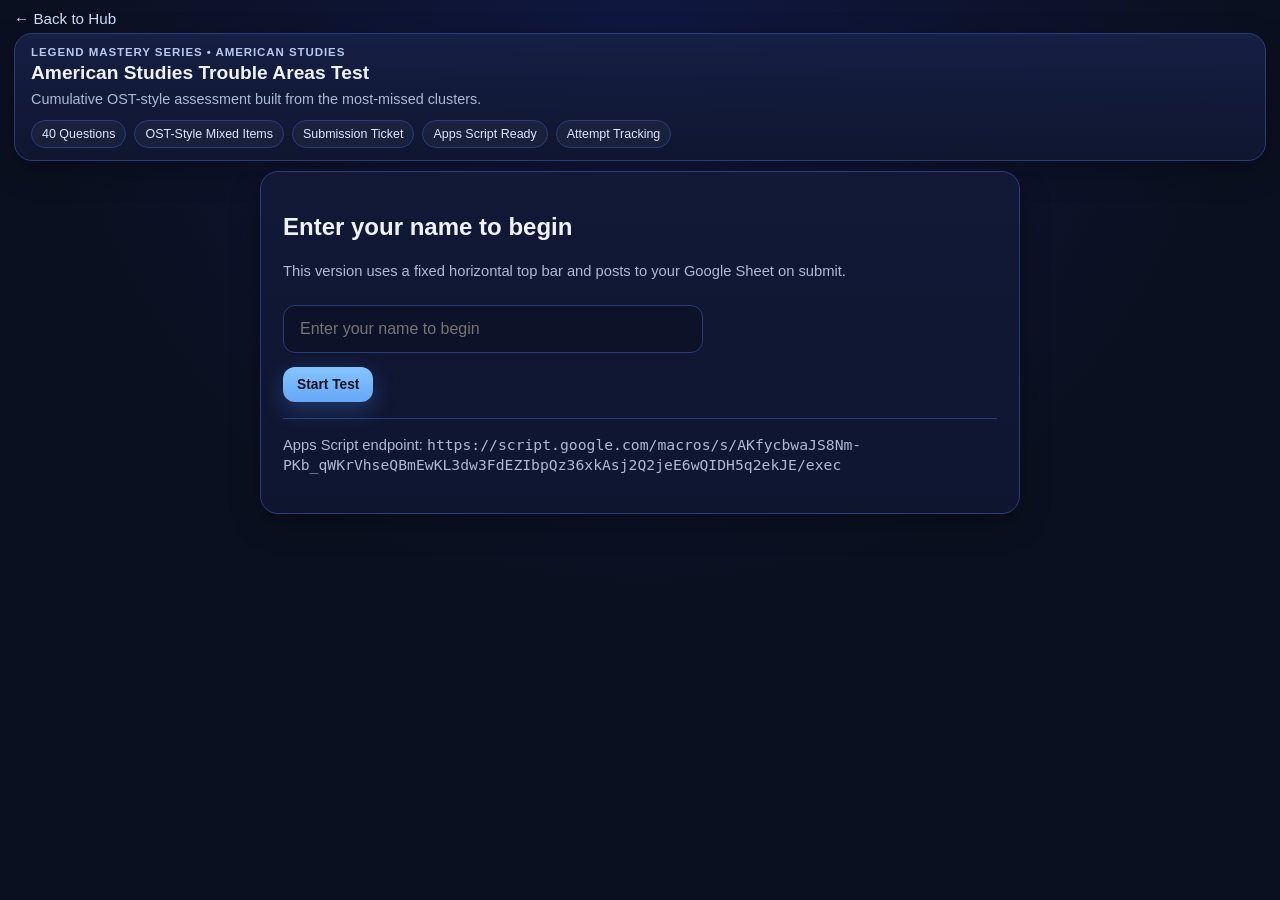
<file: games/recovery-test.html>
<!doctype html>
<html lang="en">
<head>
  <meta charset="utf-8" />
  <meta name="viewport" content="width=device-width,initial-scale=1" />
  <title>American Studies Trouble Areas Test</title>
  <link rel="stylesheet" href="../styles.css" />
  <style>
    :root{
      --bg:#0b1020;
      --panel:#121936;
      --panel2:#0f1630;
      --line:#2a3d7a;
      --text:#eef3ff;
      --muted:#aeb9d6;
      --accent:#6fb1ff;
      --good:#7ee2a8;
      --warn:#ffd479;
      --bad:#ff8f8f;
      --shadow:0 10px 30px rgba(0,0,0,.28);
    }
    html, body{
      height:100%;
      margin:0;
      overflow:hidden;
      background:radial-gradient(circle at top, #0f1740 0%, var(--bg) 55%);
      color:var(--text);
      font-family:Arial, Helvetica, sans-serif;
    }
    .wrap{
      max-width:1280px;
      margin:0 auto;
      height:100vh;
      box-sizing:border-box;
      padding:10px 14px 14px;
      display:flex;
      flex-direction:column;
      overflow:hidden;
    }
    .back-link{
      color:#cfe0ff;
      text-decoration:none;
      font-size:.95rem;
      margin-bottom:6px;
      display:inline-block;
    }
    .hero{
      flex:0 0 auto;
      background:linear-gradient(180deg, rgba(22,31,69,.96), rgba(15,22,48,.96));
      border:1px solid var(--line);
      border-radius:18px;
      padding:12px 16px;
      box-shadow:var(--shadow);
      margin-bottom:10px;
    }
    .kicker{
      font-size:.72rem;
      letter-spacing:.08em;
      font-weight:800;
      color:#b9c8ef;
      text-transform:uppercase;
      margin-bottom:4px;
    }
    .hero h1{
      margin:0 0 6px;
      font-size:1.2rem;
      line-height:1.15;
    }
    .sub{
      margin:0;
      color:var(--muted);
      font-size:.9rem;
      line-height:1.35;
    }
    .pills{
      display:flex;
      gap:8px;
      flex-wrap:wrap;
      margin-top:10px;
    }
    .pill{
      border:1px solid var(--line);
      background:rgba(255,255,255,.04);
      border-radius:999px;
      padding:6px 10px;
      font-size:.78rem;
      color:#dbe7ff;
      white-space:nowrap;
    }
    .app-shell{
      flex:1 1 auto;
      min-height:0;
      display:flex;
      flex-direction:column;
      gap:10px;
      overflow:hidden;
    }
    .hud{
      flex:0 0 auto;
      display:grid;
      grid-template-columns: repeat(9, minmax(0, 1fr));
      gap:8px;
      align-items:stretch;
    }
    .hud-item{
      background:linear-gradient(180deg, rgba(18,25,54,.98), rgba(15,22,48,.98));
      border:1px solid var(--line);
      border-radius:14px;
      padding:9px 10px;
      box-shadow:var(--shadow);
      min-width:0;
    }
    .hud-label{
      font-size:.66rem;
      letter-spacing:.06em;
      text-transform:uppercase;
      color:#b8c6e9;
      margin-bottom:4px;
      font-weight:700;
      white-space:nowrap;
      overflow:hidden;
      text-overflow:ellipsis;
    }
    .hud-value{
      font-size:.96rem;
      font-weight:800;
      white-space:nowrap;
      overflow:hidden;
      text-overflow:ellipsis;
    }
    .hud-actions{
      display:flex;
      gap:8px;
      align-items:center;
      justify-content:flex-end;
      background:transparent;
      border:none;
      box-shadow:none;
      padding:0;
    }
    .btn{
      border:none;
      border-radius:12px;
      padding:10px 14px;
      font-size:.86rem;
      font-weight:800;
      cursor:pointer;
      color:#06111f;
      background:linear-gradient(180deg, #86c4ff, #66a7f7);
      box-shadow:0 8px 22px rgba(79,148,255,.28);
      white-space:nowrap;
    }
    .btn.secondary{
      background:linear-gradient(180deg, #dbe5ff, #b9c7ec);
      color:#10203b;
      box-shadow:none;
    }
    .stage{
      flex:1 1 auto;
      min-height:0;
      overflow:hidden;
      display:flex;
      flex-direction:column;
    }
    .screen-card{
      flex:1 1 auto;
      min-height:0;
      background:linear-gradient(180deg, rgba(18,25,54,.98), rgba(15,22,48,.98));
      border:1px solid var(--line);
      border-radius:18px;
      box-shadow:var(--shadow);
      padding:14px;
      overflow:hidden;
      display:flex;
      flex-direction:column;
    }
    .question-meta{
      flex:0 0 auto;
      color:#c5d3f2;
      font-size:.82rem;
      margin-bottom:8px;
      line-height:1.3;
    }
    .passage{
      flex:0 0 auto;
      border:1px solid var(--line);
      border-radius:14px;
      background:rgba(255,255,255,.03);
      padding:12px 14px;
      color:#e4ecff;
      line-height:1.45;
      margin-bottom:10px;
      font-size:.95rem;
    }
    .stem{
      flex:0 0 auto;
      font-size:1.08rem;
      font-weight:800;
      line-height:1.35;
      margin-bottom:10px;
    }
    .response-area{
      flex:1 1 auto;
      min-height:0;
      overflow:auto;
      padding-right:4px;
    }
    .response-stack{
      display:grid;
      gap:10px;
    }
    .choice-btn{
      width:100%;
      text-align:left;
      padding:14px 16px;
      border-radius:14px;
      border:1px solid var(--line);
      background:rgba(255,255,255,.03);
      color:var(--text);
      font-size:1rem;
      font-weight:700;
      cursor:pointer;
    }
    .choice-btn:hover{ background:rgba(255,255,255,.06); }
    .multi-row{
      display:flex;
      gap:12px;
      align-items:flex-start;
      padding:14px 16px;
      border-radius:14px;
      border:1px solid var(--line);
      background:rgba(255,255,255,.03);
      font-size:1rem;
      font-weight:700;
    }
    .multi-row input{
      margin-top:3px;
      transform:scale(1.1);
    }
    .submit-row{ margin-top:12px; }
    .feedback-box{
      margin-top:12px;
      padding:12px 14px;
      border-radius:14px;
      border:1px solid var(--line);
      background:rgba(255,255,255,.04);
      line-height:1.45;
    }
    .start-card{
      max-width:760px;
      margin:0 auto;
      width:100%;
      background:linear-gradient(180deg, rgba(18,25,54,.98), rgba(15,22,48,.98));
      border:1px solid var(--line);
      border-radius:18px;
      padding:22px;
      box-shadow:var(--shadow);
    }
    .start-card input{
      width:100%;
      box-sizing:border-box;
      padding:14px 16px;
      border-radius:12px;
      border:1px solid var(--line);
      background:#0c1227;
      color:#fff;
      font-size:1rem;
      margin-top:8px;
    }
    .btn-row{
      display:flex;
      gap:10px;
      flex-wrap:wrap;
      margin-top:14px;
    }
    .note{
      color:var(--muted);
      font-size:.92rem;
      line-height:1.4;
    }
    .ticket-grid{
      display:grid;
      grid-template-columns:repeat(auto-fit,minmax(180px,1fr));
      gap:10px;
      margin-top:12px;
    }
    .ticket-item{
      padding:12px 14px;
      border-radius:14px;
      background:rgba(255,255,255,.03);
      border:1px solid var(--line);
    }
    .label{
      font-size:.74rem;
      color:var(--muted);
      margin-bottom:6px;
      text-transform:uppercase;
      letter-spacing:.05em;
      font-weight:700;
    }
    .value{
      font-size:1rem;
      font-weight:800;
      line-height:1.25;
      word-break:break-word;
    }
    .result-scroll{
      flex:1 1 auto;
      min-height:0;
      overflow:auto;
      padding-right:4px;
    }
    .good{ color:var(--good); }
    .warn{ color:var(--warn); }
    .mono{ font-family:Consolas, Menlo, monospace; }
    hr.sep{
      border:none;
      border-top:1px solid var(--line);
      margin:16px 0;
    }
    @media (max-width: 1180px){
      .hud{ grid-template-columns: repeat(4, minmax(0,1fr)); }
      .hud-actions{ grid-column:1 / -1; justify-content:flex-start; }
    }
    @media (max-width: 760px){
      html,body{ overflow:auto; }
      .wrap{ height:auto; min-height:100vh; overflow:visible; }
      .app-shell,.stage,.screen-card{ overflow:visible; }
      .hud{ grid-template-columns: repeat(2, minmax(0,1fr)); }
      .hud-actions{ grid-column:1 / -1; }
    }
  </style>
</head>
<body>
  <div class="wrap">
    <a class="back-link" href="../index.html">← Back to Hub</a>

    <header class="hero">
      <div class="kicker">Legend Mastery Series • American Studies</div>
      <h1>American Studies Trouble Areas Test</h1>
      <p class="sub">
        Cumulative OST-style assessment built from the most-missed clusters.
      </p>
      <div class="pills">
        <span class="pill">40 Questions</span>
        <span class="pill">OST-Style Mixed Items</span>
        <span class="pill">Submission Ticket</span>
        <span class="pill">Apps Script Ready</span>
        <span class="pill">Attempt Tracking</span>
      </div>
    </header>

    <div id="app" class="app-shell"></div>
  </div>

  <iframe name="sheetPostFrame" id="sheetPostFrame" style="display:none"></iframe>

  <form id="sheetForm" style="display:none" method="POST" target="sheetPostFrame">
    <input type="hidden" name="timestamp" id="sheet_timestamp">
    <input type="hidden" name="testTitle" id="sheet_testTitle">
    <input type="hidden" name="studentName" id="sheet_studentName">
    <input type="hidden" name="date" id="sheet_date">
    <input type="hidden" name="startTime" id="sheet_startTime">
    <input type="hidden" name="endTime" id="sheet_endTime">
    <input type="hidden" name="elapsedTime" id="sheet_elapsedTime">
    <input type="hidden" name="elapsedSeconds" id="sheet_elapsedSeconds">
    <input type="hidden" name="attemptNumber" id="sheet_attemptNumber">
    <input type="hidden" name="correct" id="sheet_correct">
    <input type="hidden" name="total" id="sheet_total">
    <input type="hidden" name="percent" id="sheet_percent">
    <input type="hidden" name="missedCount" id="sheet_missedCount">
    <input type="hidden" name="missedNumbers" id="sheet_missedNumbers">
    <input type="hidden" name="missedStems" id="sheet_missedStems">
    <input type="hidden" name="standardsMissed" id="sheet_standardsMissed">
    <input type="hidden" name="questionTypesMissed" id="sheet_questionTypesMissed">
    <input type="hidden" name="skillsMissed" id="sheet_skillsMissed">
    <input type="hidden" name="result" id="sheet_result">
  </form>

<script>
const APPS_SCRIPT_URL = "https://script.google.com/macros/s/AKfycbwaJS8Nm-PKb_qWKrVhseQBmEwKL3dw3FdEZIbpQz36xkAsj2Q2jeE6wQIDH5q2ekJE/exec";
const TEST_KEY = "amstud_trouble_areas_test_v3";
const PASS_CUTOFF = 70;

const QUESTIONS = [
  {id:"q1",type:"single",standard:"Federalism / Ratification",skill:"Identify core constitutional principle",stem:"Which principle divides power between national and state governments?",choices:["Checks and balances","Limited government","Federalism","Judicial review"],correct:2},
  {id:"q2",type:"single",standard:"Federalism / Ratification",skill:"Apply federalism to a scenario",stem:"Which situation best reflects federalism?",choices:["Congress impeaches a president","A governor and Congress both make laws within their own powers","The Supreme Court declares a law unconstitutional","Citizens vote in a national election"],correct:1},
  {id:"q3",type:"single",standard:"Ratification Debate",skill:"Identify ratification supporters",stem:"Which group supported ratification of the Constitution?",choices:["Federalists","Anti-Federalists","Abolitionists","Populists"],correct:0},
  {id:"q4",type:"single",standard:"Ratification Debate",skill:"Identify founding document role",stem:"Which document helped explain and defend the Constitution during ratification debates?",choices:["Federalist Papers","Articles of Confederation","Common Sense","Northwest Ordinance"],correct:0},
  {id:"q5",type:"single",standard:"Ratification Debate",skill:"Identify Anti-Federalist concern",stem:"What was a major concern of the Anti-Federalists?",choices:["The Constitution did not protect individual liberties enough","The national government was too weak","The states had too little power under the Articles","The Constitution created too many local governments"],correct:0},
  {id:"q6",type:"single",standard:"Ratification Debate",skill:"Connect ideology to structural preference",stem:"Which principle did Anti-Federalists believe would best protect liberty?",choices:["Strong state governments","A monarchy","Judicial supremacy","Unlimited executive power"],correct:0},
  {id:"q7",type:"single",standard:"Northwest Ordinance / Declaration",skill:"Identify protected right",stem:"Which right was protected in the Northwest Territory under the Northwest Ordinance?",choices:["Trial by jury","Censorship of newspapers","Restricted religious practice","Military rule"],correct:0},
  {id:"q8",type:"single",standard:"Northwest Ordinance / Declaration",skill:"Explain purpose of education in republican government",stem:"Why did the Northwest Ordinance emphasize education?",choices:["An informed citizenry was needed for self-government","Factories needed skilled machine workers immediately","The federal government wanted uniform textbooks","Education was required for military service"],correct:0},
  {id:"q9",type:"single",standard:"Northwest Ordinance / Declaration",skill:"Apply Declaration ideals to modern example",stem:"Which evidence best shows the Declaration of Independence influenced modern government?",choices:["Amendments expanding voting rights","Growth of industrialization","Construction of railroads","Development of skyscrapers"],correct:0},
  {id:"q10",type:"single",standard:"Northwest Ordinance / Declaration",skill:"Identify core purpose of government",stem:"According to the Declaration of Independence, what is the main purpose of government?",choices:["To protect individual rights","To expand national territory","To increase trade","To strengthen monarchies"],correct:0},
  {id:"q11",type:"multi",standard:"Industrialization / Labor",skill:"Classify labor union goals",stem:"Select ALL that apply. Which were goals of labor unions?",choices:["Higher wages","Shorter workdays","Safer working conditions","Fewer protections for workers"],correct:[0,1,2]},
  {id:"q12",type:"single",standard:"Industrialization / Labor",skill:"Identify labor tactic",stem:"A boycott is best defined as",choices:["A refusal to buy goods or services to pressure a business","A violent attack on a factory","A legal appeal to the Supreme Court","A tax on imported goods"],correct:0},
  {id:"q13",type:"multi",standard:"Progressive Era",skill:"Classify Progressive reforms",stem:"Select ALL that apply. Which were Progressive reforms?",choices:["Pure Food and Drug Act","Meat Inspection Act","Sherman Antitrust Act","Black Codes"],correct:[0,1,2]},
  {id:"q14",type:"single",standard:"Progressive Era",skill:"Identify reform journalism",stem:"Journalists who exposed corruption and abuses during the Progressive Era were called",choices:["Muckrakers","Isolationists","Nativists","Expansionists"],correct:0},
  {id:"q15",type:"single",standard:"Progressive Era",skill:"Identify consumer protection law",stem:"Which law most directly protected consumers from unsafe food and medicine?",choices:["Pure Food and Drug Act","Homestead Act","Dawes Act","Neutrality Act"],correct:0},
  {id:"q16",type:"multi",standard:"Imperialism / WWI",skill:"Identify examples of imperialism",stem:"Select TWO. Which actions are examples of U.S. imperialism?",choices:["Annexation of Hawaii","Spanish-American War","Federal Reserve Act","Social Security Act"],correct:[0,1]},
  {id:"q17",type:"single",standard:"Imperialism / WWI",skill:"Associate leader with foreign policy",stem:"Big Stick Diplomacy is most closely associated with",choices:["Theodore Roosevelt","Woodrow Wilson","Herbert Hoover","Lyndon Johnson"],correct:0},
  {id:"q18",type:"multi",standard:"Imperialism / WWI",skill:"Classify post-WWI peace efforts",stem:"Select THREE. Which developments reflected U.S. efforts to maintain peace after World War I?",choices:["Arms limitation efforts","Debate over the Treaty of Versailles","Kellogg-Briand Pact","Lend-Lease Act"],correct:[0,1,2]},
  {id:"q19",type:"single",standard:"Imperialism / WWI",skill:"Explain isolationism",stem:"Why did many Americans support isolationism in the 1920s?",choices:["They wanted to avoid future overseas conflicts","They hoped to expand colonies in Asia","They wanted stronger alliances with Europe","They favored world government"],correct:0},
  {id:"q20",type:"single",standard:"Imperialism / WWI",skill:"Identify cause of Red Scare",stem:"The Red Scare of 1919–1920 was driven largely by fear of",choices:["Radicalism and communism","Japanese expansion","Bank failures","Consumerism"],correct:0},
  {id:"q21",type:"single",standard:"Great Depression / New Deal",skill:"Identify cause of stock crash",stem:"Which factor most contributed to the stock market crash of 1929?",choices:["Speculation with borrowed money","The end of wartime rationing","The passage of the GI Bill","Rapid suburban growth"],correct:0},
  {id:"q22",type:"single",standard:"Great Depression / New Deal",skill:"Identify federal economic institution",stem:"Which institution regulates the U.S. money supply?",choices:["Federal Reserve System","Securities and Exchange Commission","Department of Commerce","Supreme Court"],correct:0},
  {id:"q23",type:"single",standard:"Great Depression / New Deal",skill:"Use passage to identify era",passage:"The federal government created programs to regulate banks, provide jobs, and protect workers during an economic crisis.",stem:"Part A. Which period does this passage describe?",choices:["New Deal","Progressive Era","Reconstruction","Cold War"],correct:0},
  {id:"q24",type:"single",standard:"Great Depression / New Deal",skill:"Connect policy era to president",passage:"The federal government created programs to regulate banks, provide jobs, and protect workers during an economic crisis.",stem:"Part B. Which president is most closely associated with that response?",choices:["Theodore Roosevelt","Franklin D. Roosevelt","Calvin Coolidge","Dwight Eisenhower"],correct:1},
  {id:"q25",type:"multi",standard:"Great Depression / New Deal",skill:"Identify federal expansion measures",stem:"Select TWO. Which actions expanded the role of the federal government during the Great Depression?",choices:["Social Security Act","SEC regulations","Homestead Act","Louisiana Purchase"],correct:[0,1]},
  {id:"q26",type:"single",standard:"Great Depression / New Deal",skill:"Identify stock market regulation",stem:"Which agency regulated the stock market to prevent fraud after the crash?",choices:["SEC","FDIC","NATO","EPA"],correct:0},
  {id:"q27",type:"single",standard:"WWII",skill:"Identify prewar aid policy",stem:"Which policy allowed the United States to supply military aid to Allied nations before entering World War II?",choices:["Lend-Lease Act","Dawes Act","Missouri Compromise","Interstate Commerce Act"],correct:0},
  {id:"q28",type:"multi",standard:"WWII",skill:"Classify causes of WWII",stem:"Select THREE. Which factors contributed to the outbreak of World War II?",choices:["Expansionist policies of Germany and Japan","Failure of international peace agreements","Global political tensions","Women’s suffrage"],correct:[0,1,2]},
  {id:"q29",type:"single",standard:"WWII",skill:"Explain Arsenal of Democracy",stem:"The United States became known as the 'Arsenal of Democracy' because it",choices:["Produced massive amounts of war materials for the Allies","Established colonies in Europe","Ended all military production","Refused to help other nations"],correct:0},
  {id:"q30",type:"multi",standard:"Cold War",skill:"Identify containment policies",stem:"Select ALL that apply. Which were examples of U.S. containment policies?",choices:["Truman Doctrine","Marshall Plan","NATO","Dawes Act"],correct:[0,1,2]},
  {id:"q31",type:"single",standard:"Cold War",skill:"Identify anti-communist investigative body",stem:"Which congressional body investigated suspected communist influence during the Cold War?",choices:["HUAC","FDIC","SEC","TVA"],correct:0},
  {id:"q32",type:"single",standard:"Cold War",skill:"Define McCarthyism",stem:"McCarthyism is best defined as",choices:["Accusing people of communist ties with little evidence","A civil rights sit-in campaign","A federal bank rescue program","A postwar housing policy"],correct:0},
  {id:"q33",type:"multi",standard:"Civil Rights",skill:"Identify civil rights actions",stem:"Select TWO. Which were important actions of the civil rights movement?",choices:["Freedom Rides","March on Washington","Kellogg-Briand Pact","Dawes Act"],correct:[0,1]},
  {id:"q34",type:"single",standard:"Civil Rights",skill:"Identify landmark legislation",stem:"Which legislation most directly outlawed discrimination in public accommodations?",choices:["Civil Rights Act of 1964","Homestead Act","Patriot Act","Neutrality Act"],correct:0},
  {id:"q35",type:"single",standard:"Postwar Domestic Change",skill:"Use passage to identify practice",passage:"Many families left cities for newly built suburbs while discriminatory lending often blocked minorities from doing the same.",stem:"Part A. Which practice is described?",choices:["Redlining","Collective bargaining","Muckraking","Containment"],correct:0},
  {id:"q36",type:"single",standard:"Postwar Domestic Change",skill:"Connect discriminatory policy to social effect",passage:"Many families left cities for newly built suburbs while discriminatory lending often blocked minorities from doing the same.",stem:"Part B. Which effect is most directly connected to that practice?",choices:["Wider suburban homeownership equality","Increased segregation in housing patterns","Stronger labor unions","Faster wartime production"],correct:1},
  {id:"q37",type:"single",standard:"Postwar Domestic Change",skill:"Identify immigration law shift",stem:"Which law changed immigration patterns by allowing more immigrants from Asia, Africa, and Latin America?",choices:["Immigration and Nationality Act of 1965","Chinese Exclusion Act","Sedition Act","Homestead Act"],correct:0},
  {id:"q38",type:"single",standard:"Modern America / Civil Liberties",skill:"Identify civil-liberties concern",stem:"The USA PATRIOT Act raised concerns mainly because it",choices:["Expanded government surveillance powers","Ended the Cold War","Banned immigration","Created labor unions"],correct:0},
  {id:"q39",type:"single",standard:"Meta Trouble Areas",skill:"Interpret classwide performance pattern",stem:"Which statement best summarizes a major pattern shown by these trouble areas?",choices:["Students only missed vocabulary questions","Students mainly struggled with multi-select, cause/effect, and application questions","Students only struggled with colonial history","Students mastered all reform-era content"],correct:1},
  {id:"q40",type:"single",standard:"Meta Trouble Areas",skill:"Choose best reteach strategy",stem:"Which strategy would best address the weaknesses shown in this recovery set?",choices:["Assign only memorization drills","Reteach through multi-select reps, classification practice, and scenario application","Remove all passage questions","Avoid federalism and reform content entirely"],correct:1}
];

function shuffle(arr){
  const a = [...arr];
  for(let i=a.length-1;i>0;i--){
    const j=Math.floor(Math.random()*(i+1));
    [a[i],a[j]]=[a[j],a[i]];
  }
  return a;
}
function escapeHtml(str){
  return String(str).replace(/&/g,"&amp;").replace(/</g,"&lt;").replace(/>/g,"&gt;").replace(/"/g,"&quot;").replace(/'/g,"&#39;");
}
function formatTime(seconds){
  const h = Math.floor(seconds / 3600).toString().padStart(2,"0");
  const m = Math.floor((seconds % 3600) / 60).toString().padStart(2,"0");
  const s = Math.floor(seconds % 60).toString().padStart(2,"0");
  return `${h}:${m}:${s}`;
}
function formatStamp(d){ return d.toLocaleString(); }
function arraysEqual(a,b){ return JSON.stringify([...a].sort()) === JSON.stringify([...b].sort()); }
function slugify(s){ return String(s).toLowerCase().replace(/[^a-z0-9]+/g,"_").replace(/^_+|_+$/g,""); }
function attemptKey(name){ return `${TEST_KEY}__attempts__${slugify(name)}`; }
function getAttemptNumber(name){
  const key = attemptKey(name);
  const prev = parseInt(localStorage.getItem(key) || "0", 10);
  const next = prev + 1;
  localStorage.setItem(key, String(next));
  return next;
}
function setHidden(id, value){
  const el = document.getElementById(id);
  if(el) el.value = value;
}

const APP = document.getElementById("app");
let studentName = "";
let startedAt = null;
let finishedAt = null;
let elapsed = 0;
let timer = null;
let attemptNumber = 1;
let questions = [];
let current = 0;
let score = 0;
let locked = false;
let detailedResults = [];
let answeredCount = 0;

function buildQuestionBank(){
  return QUESTIONS.map((q, idx) => {
    const out = {...q, ordinal: idx + 1};
    const order = shuffle(q.choices.map((choice, i) => ({choice, originalIndex:i})));
    out.renderChoices = order.map(x => x.choice);
    if(q.type === "single"){
      out.renderCorrect = order.findIndex(x => x.originalIndex === q.correct);
    } else {
      out.renderCorrect = q.correct.map(ci => order.findIndex(x => x.originalIndex === ci)).sort((a,b)=>a-b);
    }
    return out;
  });
}

function renderStart(){
  APP.innerHTML = `
    <div class="stage">
      <div class="start-card">
        <h2>Enter your name to begin</h2>
        <p class="note">This version uses a fixed horizontal top bar and posts to your Google Sheet on submit.</p>
        <input id="studentName" type="text" placeholder="Enter your name to begin" autocomplete="off">
        <div class="btn-row">
          <button class="btn" id="startBtn">Start Test</button>
        </div>
        <hr class="sep">
        <p class="note">Apps Script endpoint: <span class="mono">${escapeHtml(APPS_SCRIPT_URL)}</span></p>
      </div>
    </div>
  `;
  document.getElementById("startBtn").addEventListener("click", () => {
    const name = document.getElementById("studentName").value.trim();
    if(!name){ alert("Please enter your name before starting."); return; }
    studentName = name;
    attemptNumber = getAttemptNumber(studentName);
    startedAt = new Date();
    finishedAt = null;
    elapsed = 0;
    current = 0;
    score = 0;
    locked = false;
    detailedResults = [];
    answeredCount = 0;
    questions = buildQuestionBank();
    if(timer) clearInterval(timer);
    timer = setInterval(() => {
      elapsed++;
      const rt = document.getElementById("runtimeVal");
      if(rt) rt.textContent = formatTime(elapsed);
    }, 1000);
    renderQuestion();
  });
}

function hudHtml(){
  const percent = answeredCount === 0 ? 0 : Math.round((score / answeredCount) * 100);
  return `
    <div class="hud">
      <div class="hud-item"><div class="hud-label">Student</div><div class="hud-value">${escapeHtml(studentName)}</div></div>
      <div class="hud-item"><div class="hud-label">Question</div><div class="hud-value">${current + 1} / ${questions.length}</div></div>
      <div class="hud-item"><div class="hud-label">Answered</div><div class="hud-value">${answeredCount}</div></div>
      <div class="hud-item"><div class="hud-label">Correct</div><div class="hud-value">${score}</div></div>
      <div class="hud-item"><div class="hud-label">Percent</div><div class="hud-value">${percent}%</div></div>
      <div class="hud-item"><div class="hud-label">Attempt</div><div class="hud-value">${attemptNumber}</div></div>
      <div class="hud-item"><div class="hud-label">Runtime</div><div class="hud-value" id="runtimeVal">${formatTime(elapsed)}</div></div>
      <div class="hud-item"><div class="hud-label">Progress</div><div class="hud-value">${Math.round((current / questions.length) * 100)}%</div></div>
      <div class="hud-item hud-actions">
        <button class="btn" id="submitTestBtn">Submit Test</button>
        <button class="btn secondary" id="restartBtn">Restart</button>
      </div>
    </div>
  `;
}

function renderQuestion(feedbackHtml = ""){
  const q = questions[current];
  APP.innerHTML = `
    ${hudHtml()}
    <div class="stage">
      <div class="screen-card">
        <div class="question-meta">Question ${current + 1} of ${questions.length} • ${escapeHtml(q.standard)} • ${escapeHtml(q.skill)}</div>
        ${q.passage ? `<div class="passage">${escapeHtml(q.passage)}</div>` : ``}
        <div class="stem">${escapeHtml(q.stem)}</div>
        <div class="response-area" id="responseArea"></div>
      </div>
    </div>
  `;
  document.getElementById("restartBtn").addEventListener("click", hardRestart);
  document.getElementById("submitTestBtn").addEventListener("click", async () => {
    if(confirm("Submit test now?")) await finishTest();
  });
  renderResponseArea(q, feedbackHtml);
}

function renderResponseArea(q, feedbackHtml){
  const area = document.getElementById("responseArea");
  if(q.type === "single"){
    area.innerHTML = `<div class="response-stack" id="choices"></div>${feedbackHtml}`;
    const choicesEl = document.getElementById("choices");
    q.renderChoices.forEach((choice, idx) => {
      const btn = document.createElement("button");
      btn.className = "choice-btn";
      btn.textContent = choice;
      btn.addEventListener("click", () => {
        if(locked) return;
        locked = true;
        const isCorrect = idx === q.renderCorrect;
        detailedResults.push({id:q.id,ordinal:q.ordinal,standard:q.standard,skill:q.skill,type:q.type,stem:q.stem,correct:isCorrect});
        answeredCount++;
        if(isCorrect) score++;
        const fb = `
          <div class="feedback-box"><strong>${isCorrect ? "Correct" : "Incorrect"}</strong><br>${isCorrect ? "Good work. Move to the next item." : `Correct answer: ${escapeHtml(q.renderChoices[q.renderCorrect])}`}</div>
          <div class="btn-row"><button class="btn" id="nextBtn">${current === questions.length - 1 ? "Finish Test" : "Next Question"}</button></div>
        `;
        renderQuestion(fb);
        document.getElementById("nextBtn").addEventListener("click", async () => {
          locked = false;
          current++;
          if(current >= questions.length) await finishTest();
          else renderQuestion();
        });
      });
      choicesEl.appendChild(btn);
    });
  } else {
    area.innerHTML = `<div class="response-stack" id="multiWrap"></div><div class="submit-row"><button class="btn" id="submitMultiBtn">Submit Answer</button></div>${feedbackHtml}`;
    const wrap = document.getElementById("multiWrap");
    q.renderChoices.forEach((choice, idx) => {
      const label = document.createElement("label");
      label.className = "multi-row";
      label.innerHTML = `<input type="checkbox" data-idx="${idx}"><span>${escapeHtml(choice)}</span>`;
      wrap.appendChild(label);
    });
    document.getElementById("submitMultiBtn").addEventListener("click", () => {
      if(locked) return;
      locked = true;
      const selected = [...document.querySelectorAll("#multiWrap input:checked")].map(x => Number(x.dataset.idx)).sort((a,b)=>a-b);
      const isCorrect = arraysEqual(selected, q.renderCorrect);
      detailedResults.push({id:q.id,ordinal:q.ordinal,standard:q.standard,skill:q.skill,type:q.type,stem:q.stem,correct:isCorrect});
      answeredCount++;
      if(isCorrect) score++;
      const correctLabels = q.renderCorrect.map(i => q.renderChoices[i]).join(", ");
      const fb = `
        <div class="feedback-box"><strong>${isCorrect ? "Correct" : "Incorrect"}</strong><br>${isCorrect ? "Good work. Move to the next item." : `Correct answer(s): ${escapeHtml(correctLabels)}`}</div>
        <div class="btn-row"><button class="btn" id="nextBtn">${current === questions.length - 1 ? "Finish Test" : "Next Question"}</button></div>
      `;
      renderQuestion(fb);
      document.getElementById("nextBtn").addEventListener("click", async () => {
        locked = false;
        current++;
        if(current >= questions.length) await finishTest();
        else renderQuestion();
      });
    });
  }
}

function postToAppsScript(payload){
  try{
    const form = document.getElementById("sheetForm");
    form.action = APPS_SCRIPT_URL;
    Object.entries(payload).forEach(([key,val]) => setHidden("sheet_" + key, val));
    form.submit();
    return {ok:true};
  }catch(err){
    return {ok:false,error:String(err)};
  }
}

async function finishTest(){
  if(timer) clearInterval(timer);
  finishedAt = new Date();
  const missed = detailedResults.filter(r => !r.correct);
  const missedCount = missed.length;
  const percent = answeredCount === 0 ? 0 : Math.round((score / answeredCount) * 100);
  const passFail = percent >= PASS_CUTOFF ? "PASS" : "REPLAY";
  const standardsMissed = [...new Set(missed.map(r => r.standard))];
  const questionTypesMissed = [...new Set(missed.map(r => r.type))];
  const skillsMissed = [...new Set(missed.map(r => r.skill))];
  const missedNumbers = missed.map(r => r.ordinal);
  const missedStems = missed.map(r => r.stem);

  const payload = {
    timestamp: new Date().toISOString(),
    testTitle: TEST_KEY,
    studentName,
    date: startedAt ? startedAt.toLocaleDateString() : "",
    startTime: startedAt ? startedAt.toLocaleTimeString() : "",
    endTime: finishedAt ? finishedAt.toLocaleTimeString() : "",
    elapsedTime: formatTime(elapsed),
    elapsedSeconds: elapsed,
    attemptNumber,
    correct: score,
    total: answeredCount,
    percent,
    missedCount,
    missedNumbers: missedNumbers.join(", "),
    missedStems: missedStems.join(" || "),
    standardsMissed: standardsMissed.join(", "),
    questionTypesMissed: questionTypesMissed.join(", "),
    skillsMissed: skillsMissed.join(", "),
    result: passFail
  };

  const postStatus = postToAppsScript(payload);

  APP.innerHTML = `
    <div class="stage">
      <div class="screen-card">
        <div class="result-scroll">
          <h2 style="margin-top:0">Submission Ticket</h2>
          <p class="note">Screenshot this ticket for proof of submission.</p>
          <div class="ticket-grid">
            <div class="ticket-item"><div class="label">Student</div><div class="value">${escapeHtml(studentName)}</div></div>
            <div class="ticket-item"><div class="label">Date</div><div class="value">${startedAt ? escapeHtml(startedAt.toLocaleDateString()) : ""}</div></div>
            <div class="ticket-item"><div class="label">Started</div><div class="value">${startedAt ? escapeHtml(formatStamp(startedAt)) : ""}</div></div>
            <div class="ticket-item"><div class="label">Finished</div><div class="value">${finishedAt ? escapeHtml(formatStamp(finishedAt)) : ""}</div></div>
            <div class="ticket-item"><div class="label">Runtime</div><div class="value">${formatTime(elapsed)}</div></div>
            <div class="ticket-item"><div class="label">Attempt</div><div class="value">${attemptNumber}</div></div>
            <div class="ticket-item"><div class="label">Score</div><div class="value">${score} / ${answeredCount}</div></div>
            <div class="ticket-item"><div class="label">Percent</div><div class="value">${percent}%</div></div>
            <div class="ticket-item"><div class="label">Missed Count</div><div class="value">${missedCount}</div></div>
            <div class="ticket-item"><div class="label">Result</div><div class="value ${passFail === "PASS" ? "good" : "warn"}">${passFail}</div></div>
          </div>
          <hr class="sep">
          <h3>Apps Script Status</h3>
          <p class="mono">${postStatus.ok ? "POST attempted to Apps Script." : `POST error: ${escapeHtml(postStatus.error || "Unknown error")}`}</p>
          <div class="btn-row">
            <button class="btn" id="retakeBtn">Retake Test</button>
            <a class="btn secondary" href="../index.html">Back to Hub</a>
          </div>
        </div>
      </div>
    </div>
  `;
  document.getElementById("retakeBtn").addEventListener("click", hardRestart);
}

function hardRestart(){
  if(timer) clearInterval(timer);
  studentName = "";
  startedAt = null;
  finishedAt = null;
  elapsed = 0;
  attemptNumber = 1;
  questions = [];
  current = 0;
  score = 0;
  locked = false;
  detailedResults = [];
  answeredCount = 0;
  renderStart();
}

renderStart();
</script>
</body>
</html>
</file>
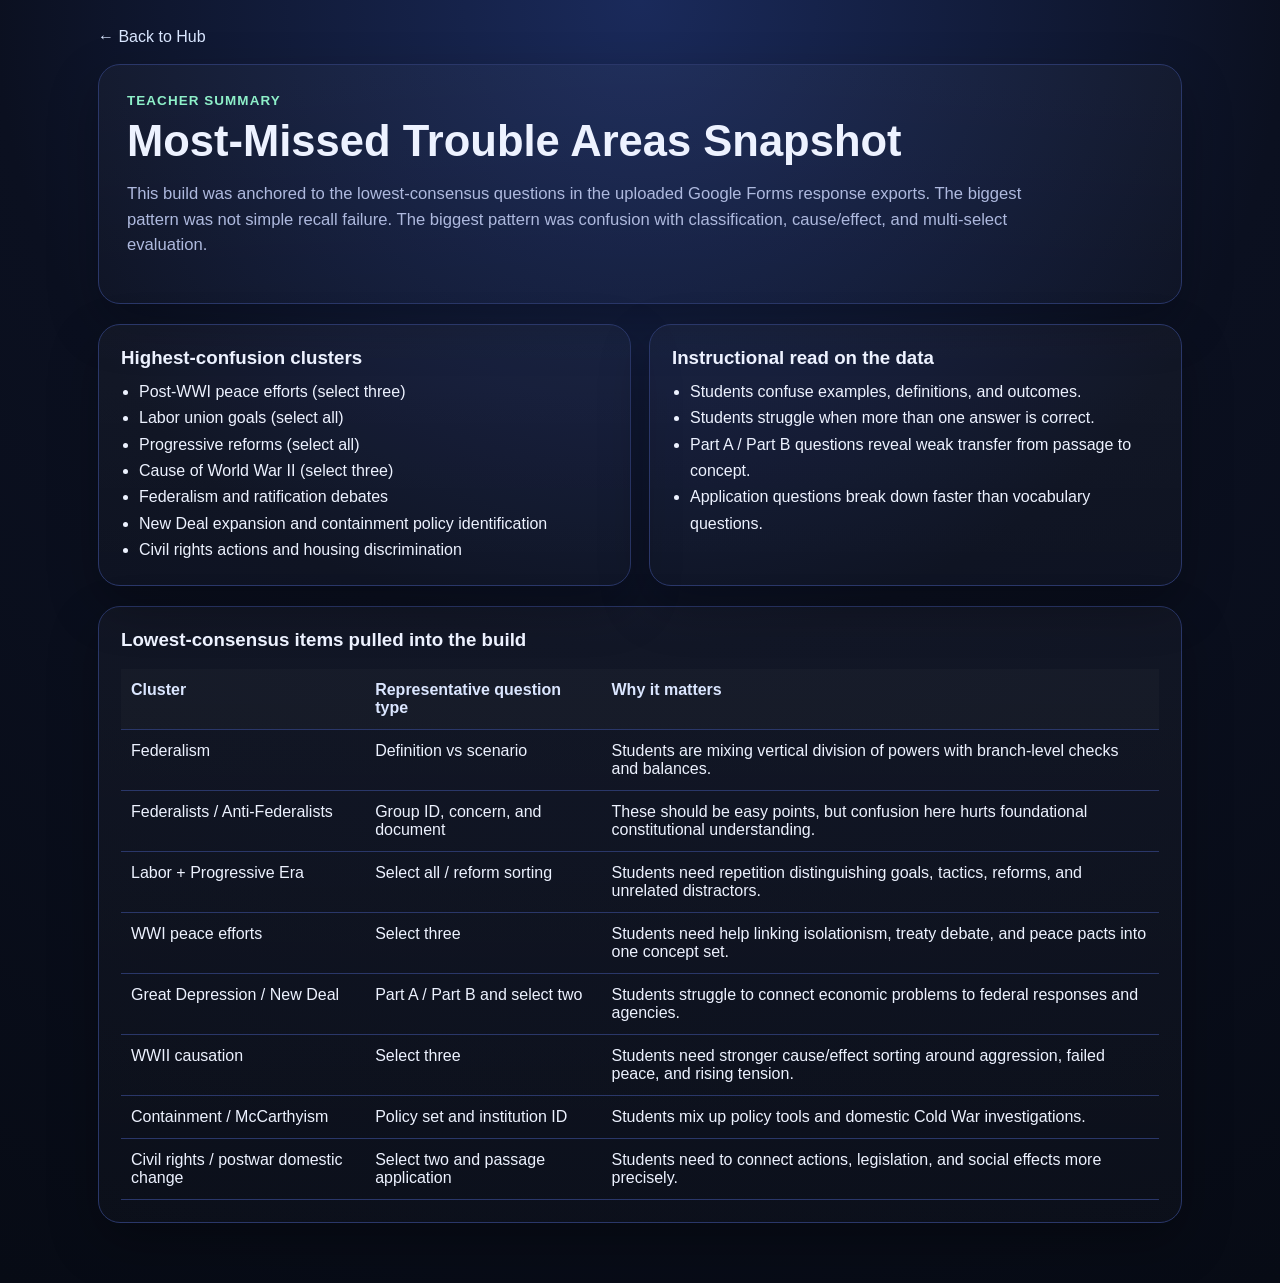
<file: games/trouble-areas-summary.html>
<!doctype html>
<html lang="en">
<head>
  <meta charset="utf-8" />
  <meta name="viewport" content="width=device-width,initial-scale=1" />
  <title>Most-Missed Trouble Areas Snapshot</title>
  <link rel="stylesheet" href="../styles.css" />
</head>
<body>
  <div class="wrap">
    <a class="back-link" href="../index.html">← Back to Hub</a>

    <section class="hero">
      <div class="kicker">Teacher Summary</div>
      <h1>Most-Missed Trouble Areas Snapshot</h1>
      <p class="sub">
        This build was anchored to the lowest-consensus questions in the uploaded Google Forms response exports.
        The biggest pattern was not simple recall failure. The biggest pattern was confusion with classification,
        cause/effect, and multi-select evaluation.
      </p>
    </section>

    <section class="grid grid-2" style="margin-top:20px">
      <article class="card">
        <h3>Highest-confusion clusters</h3>
        <ul class="list-clean">
          <li>Post-WWI peace efforts (select three)</li>
          <li>Labor union goals (select all)</li>
          <li>Progressive reforms (select all)</li>
          <li>Cause of World War II (select three)</li>
          <li>Federalism and ratification debates</li>
          <li>New Deal expansion and containment policy identification</li>
          <li>Civil rights actions and housing discrimination</li>
        </ul>
      </article>

      <article class="card">
        <h3>Instructional read on the data</h3>
        <ul class="list-clean">
          <li>Students confuse examples, definitions, and outcomes.</li>
          <li>Students struggle when more than one answer is correct.</li>
          <li>Part A / Part B questions reveal weak transfer from passage to concept.</li>
          <li>Application questions break down faster than vocabulary questions.</li>
        </ul>
      </article>
    </section>

    <section class="panel" style="margin-top:20px">
      <h3>Lowest-consensus items pulled into the build</h3>
      <div class="table-wrap">
        <table>
          <thead>
            <tr>
              <th>Cluster</th>
              <th>Representative question type</th>
              <th>Why it matters</th>
            </tr>
          </thead>
          <tbody>
            <tr>
              <td>Federalism</td>
              <td>Definition vs scenario</td>
              <td>Students are mixing vertical division of powers with branch-level checks and balances.</td>
            </tr>
            <tr>
              <td>Federalists / Anti-Federalists</td>
              <td>Group ID, concern, and document</td>
              <td>These should be easy points, but confusion here hurts foundational constitutional understanding.</td>
            </tr>
            <tr>
              <td>Labor + Progressive Era</td>
              <td>Select all / reform sorting</td>
              <td>Students need repetition distinguishing goals, tactics, reforms, and unrelated distractors.</td>
            </tr>
            <tr>
              <td>WWI peace efforts</td>
              <td>Select three</td>
              <td>Students need help linking isolationism, treaty debate, and peace pacts into one concept set.</td>
            </tr>
            <tr>
              <td>Great Depression / New Deal</td>
              <td>Part A / Part B and select two</td>
              <td>Students struggle to connect economic problems to federal responses and agencies.</td>
            </tr>
            <tr>
              <td>WWII causation</td>
              <td>Select three</td>
              <td>Students need stronger cause/effect sorting around aggression, failed peace, and rising tension.</td>
            </tr>
            <tr>
              <td>Containment / McCarthyism</td>
              <td>Policy set and institution ID</td>
              <td>Students mix up policy tools and domestic Cold War investigations.</td>
            </tr>
            <tr>
              <td>Civil rights / postwar domestic change</td>
              <td>Select two and passage application</td>
              <td>Students need to connect actions, legislation, and social effects more precisely.</td>
            </tr>
          </tbody>
        </table>
      </div>
    </section>
  </div>
</body>
</html>
</file>
<file: styles.css>
:root{
  --bg:#0b1020;
  --panel:#121933;
  --panel-2:#182246;
  --line:#2a3769;
  --text:#edf2ff;
  --muted:#aeb9de;
  --accent:#7cc7ff;
  --accent-2:#8ef0c9;
  --warn:#ffd27a;
  --bad:#ff9f9f;
  --good:#9ef0b0;
  --shadow:0 20px 50px rgba(0,0,0,.28);
}
*{box-sizing:border-box}
html,body{margin:0;padding:0}
body{
  font-family:Inter,Segoe UI,Arial,sans-serif;
  background:radial-gradient(circle at top,#1a2a5b 0%,#0b1020 45%,#070b15 100%);
  color:var(--text);
  min-height:100vh;
}
a{color:var(--accent);text-decoration:none}
a:hover{text-decoration:underline}
.wrap{max-width:1120px;margin:0 auto;padding:28px 18px 60px}
.back-link{display:inline-block;margin-bottom:18px;color:#d9e6ff}
.hero,.panel,.card,.question-card,.result-card,.test-card{
  background:linear-gradient(180deg,rgba(255,255,255,.03),rgba(255,255,255,.015));
  border:1px solid var(--line);
  border-radius:22px;
  box-shadow:var(--shadow);
}
.hero{padding:28px}
.kicker{color:var(--accent-2);font-size:.84rem;font-weight:800;letter-spacing:.08em;text-transform:uppercase}
h1{margin:10px 0 8px;font-size:clamp(2rem,3.4vw,3.25rem);line-height:1.06}
.sub{color:var(--muted);font-size:1.04rem;max-width:920px;line-height:1.55}
.pills{display:flex;flex-wrap:wrap;gap:10px;margin-top:18px}
.pill{
  background:rgba(124,199,255,.12);
  border:1px solid rgba(124,199,255,.28);
  color:#d8eeff;
  border-radius:999px;
  padding:8px 12px;
  font-size:.9rem;
}
.grid{display:grid;gap:18px}
.grid-2{grid-template-columns:repeat(auto-fit,minmax(280px,1fr))}
.card,.panel,.test-card,.question-card,.result-card{padding:22px}
.card h3,.panel h3,.test-card h3{margin:0 0 10px}
.muted{color:var(--muted)}
.stat-row{display:grid;grid-template-columns:repeat(auto-fit,minmax(140px,1fr));gap:12px;margin-top:18px}
.stat{
  background:var(--panel-2);
  border:1px solid var(--line);
  border-radius:18px;
  padding:14px;
}
.stat-label{color:var(--muted);font-size:.82rem;text-transform:uppercase;letter-spacing:.05em}
.stat-value{font-size:1.5rem;font-weight:800;margin-top:6px}
.btn-row{display:flex;flex-wrap:wrap;gap:12px;margin-top:18px}
.btn{
  appearance:none;border:none;cursor:pointer;
  background:linear-gradient(180deg,#79c8ff,#56aef2);
  color:#04111f;font-weight:800;border-radius:14px;padding:13px 18px;
  box-shadow:0 10px 24px rgba(86,174,242,.22);
}
.btn.secondary{background:transparent;color:var(--text);border:1px solid var(--line);box-shadow:none}
.btn:disabled{opacity:.6;cursor:not-allowed}
label{display:block;font-weight:700;margin-bottom:8px}
input[type="text"]{
  width:100%;max-width:420px;padding:14px 16px;border-radius:14px;
  border:1px solid var(--line);background:#0d1430;color:var(--text);font-size:1rem;
}
.hud{display:flex;justify-content:space-between;gap:14px;align-items:center;flex-wrap:wrap;margin-bottom:16px}
.hud-left,.hud-right{display:flex;gap:12px;flex-wrap:wrap;align-items:center}
.hud-chip{
  background:var(--panel-2);border:1px solid var(--line);padding:10px 12px;border-radius:14px;
  color:#dfe9ff;font-weight:700;font-size:.94rem;
}
.progress-shell{height:14px;background:#0d1430;border-radius:999px;border:1px solid var(--line);overflow:hidden}
.progress-bar{height:100%;width:0%;background:linear-gradient(90deg,#79c8ff,#8ef0c9);transition:width .35s ease}
.question-title{font-size:1.3rem;font-weight:800;line-height:1.45;margin:10px 0 16px}
.help{color:var(--muted);margin-bottom:14px}
.choices{display:grid;gap:12px}
.choice{
  background:var(--panel-2);border:1px solid var(--line);border-radius:16px;padding:14px 16px;
  color:var(--text);cursor:pointer;text-align:left;font-size:1rem;line-height:1.4;
}
.choice:hover{border-color:#8ecfff;transform:translateY(-1px)}
.choice.correct{border-color:rgba(158,240,176,.9);background:rgba(158,240,176,.10)}
.choice.incorrect{border-color:rgba(255,159,159,.9);background:rgba(255,159,159,.10)}
.checkbox-row{display:flex;gap:12px;align-items:flex-start}
.checkbox-row input{margin-top:4px;transform:scale(1.18)}
.feedback{margin-top:16px;padding:14px 16px;border-radius:16px;border:1px solid var(--line);display:none}
.feedback.show{display:block}
.feedback.good{background:rgba(158,240,176,.10);border-color:rgba(158,240,176,.35)}
.feedback.bad{background:rgba(255,210,122,.11);border-color:rgba(255,210,122,.35)}
.feedback-title{font-weight:800;margin-bottom:6px}
.missed-list{display:grid;gap:12px;margin-top:14px}
.missed-item{padding:14px;border-radius:16px;background:var(--panel-2);border:1px solid var(--line)}
.footer-note{margin-top:26px;color:var(--muted);font-size:.92rem}
.repo-grid{display:grid;grid-template-columns:repeat(auto-fit,minmax(260px,1fr));gap:18px;margin-top:22px}
.repo-card{padding:22px;border-radius:20px;background:var(--panel-2);border:1px solid var(--line)}
.repo-card h3{margin:0 0 10px}
.list-clean{margin:10px 0 0 0;padding-left:18px;line-height:1.65}
.table-wrap{overflow:auto;margin-top:18px}
table{width:100%;border-collapse:collapse}
th,td{padding:12px 10px;border-bottom:1px solid var(--line);text-align:left;vertical-align:top}
th{color:#dbe6ff;background:rgba(255,255,255,.02)}
.test-q{margin:0 0 18px;padding:16px;border-radius:16px;background:var(--panel-2);border:1px solid var(--line)}
.test-q strong{display:block;margin-bottom:8px}
.answer-key{columns:2;column-gap:28px}
.answer-key li{break-inside:avoid;margin-bottom:6px}
@media print{
  body{background:#fff;color:#000}
  .wrap{max-width:none;padding:0}
  .hero,.panel,.card,.question-card,.result-card,.test-card,.test-q{box-shadow:none;border:1px solid #bbb;background:#fff;color:#000}
  .back-link,.btn-row,.footer-note{display:none !important}
  .sub,.muted,.pill,.hud-chip{color:#333}
}
</file>
